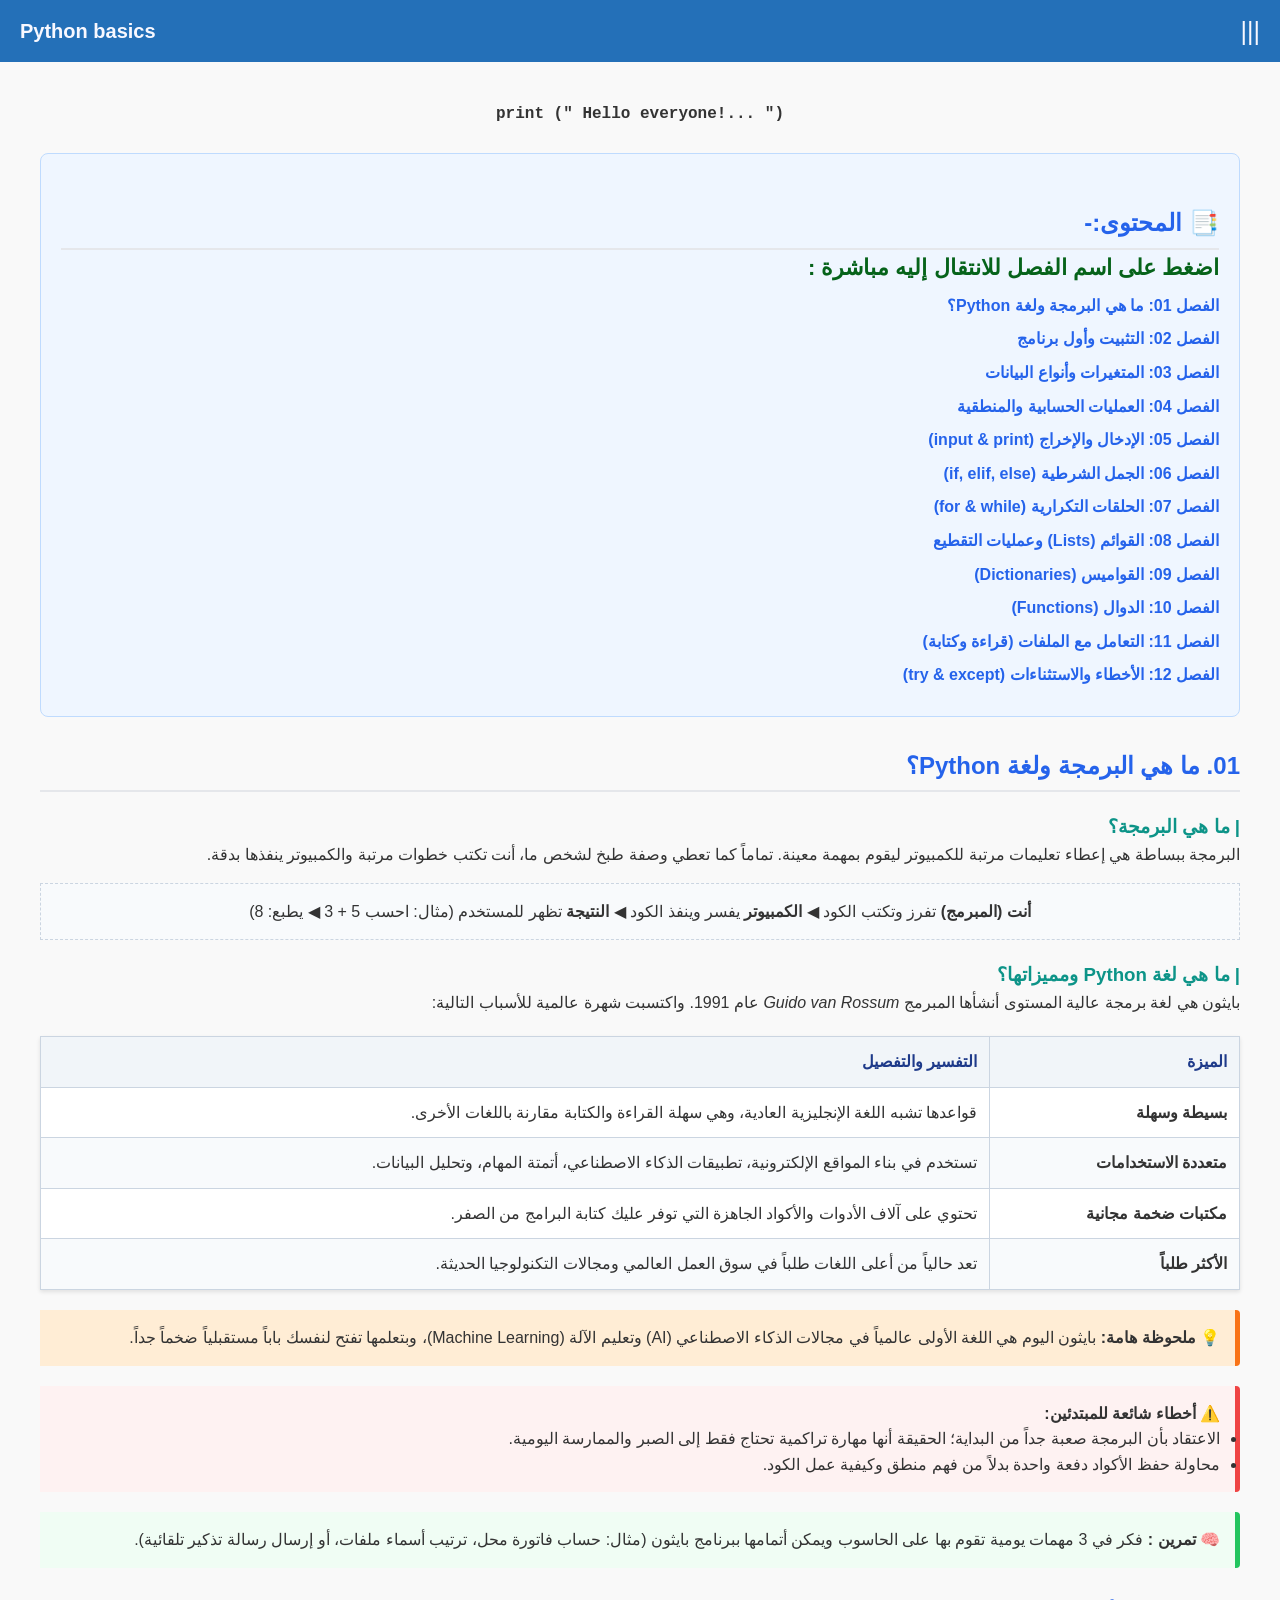
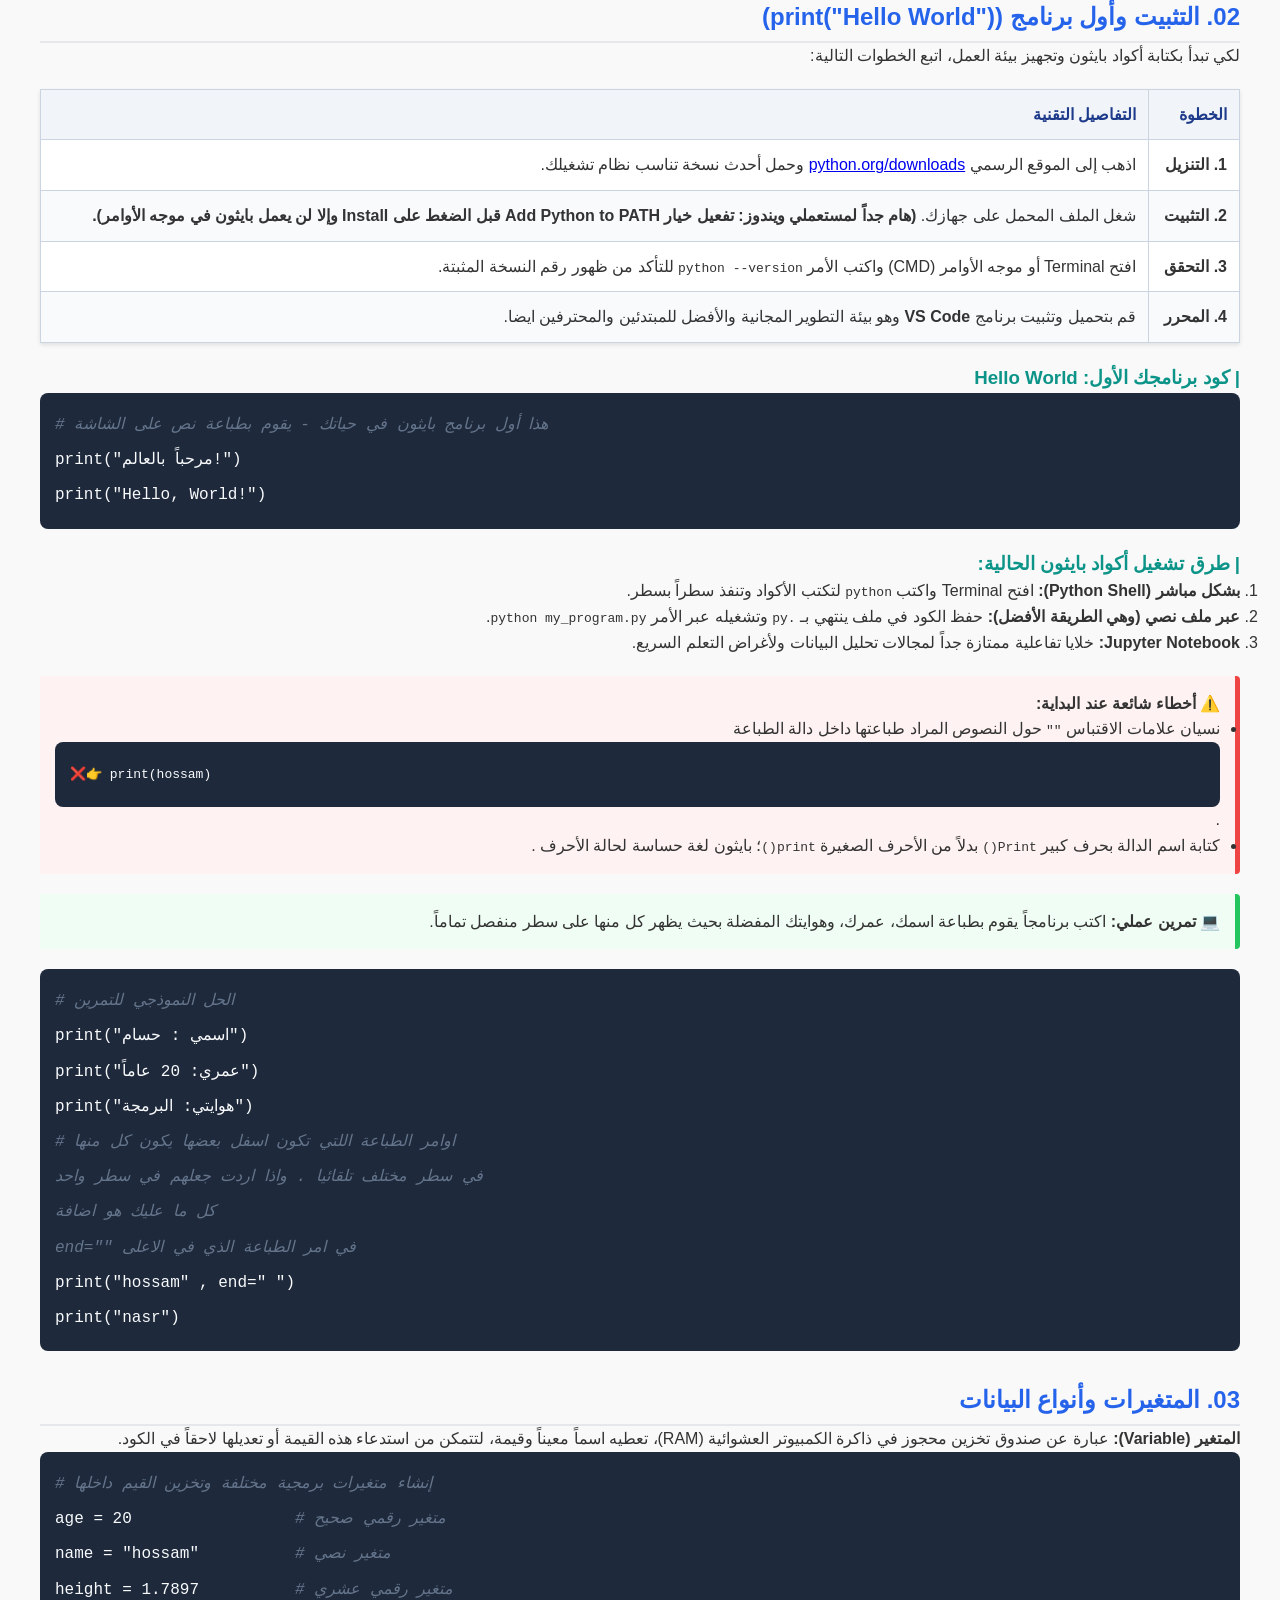
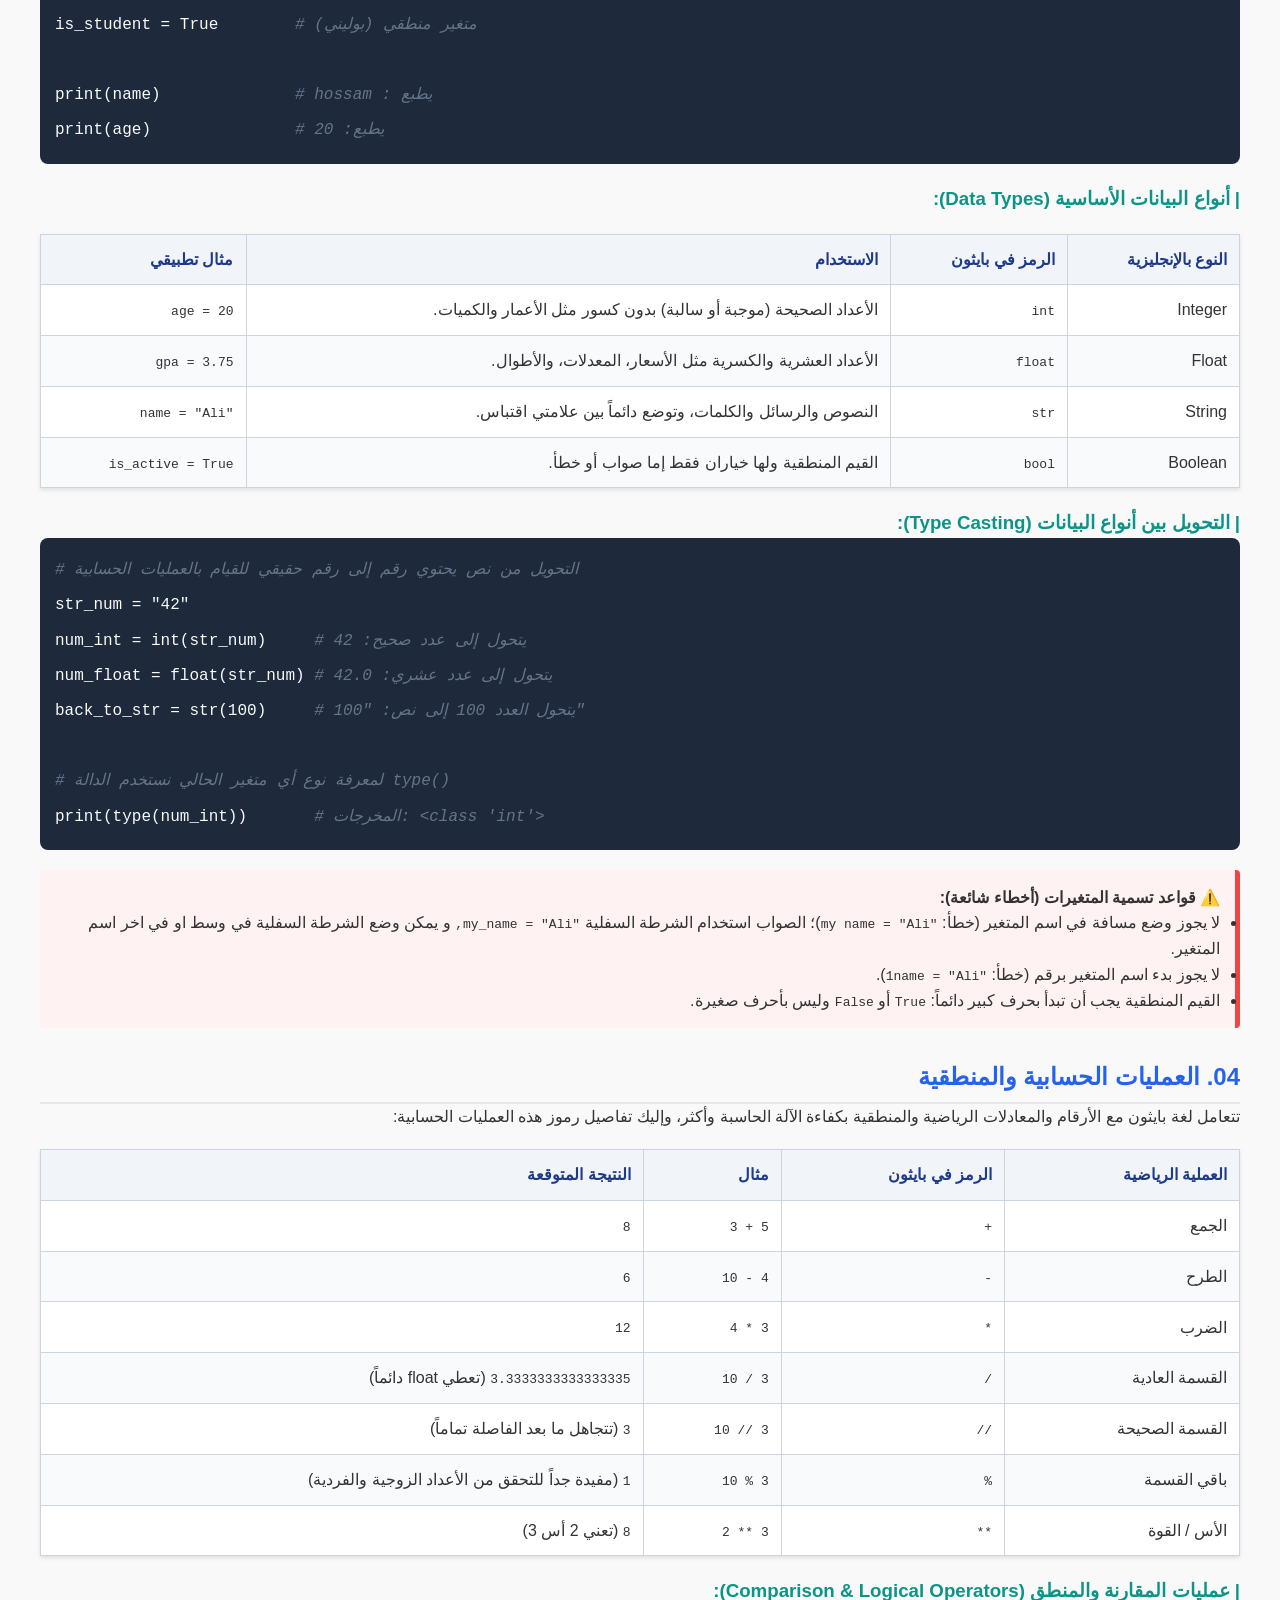
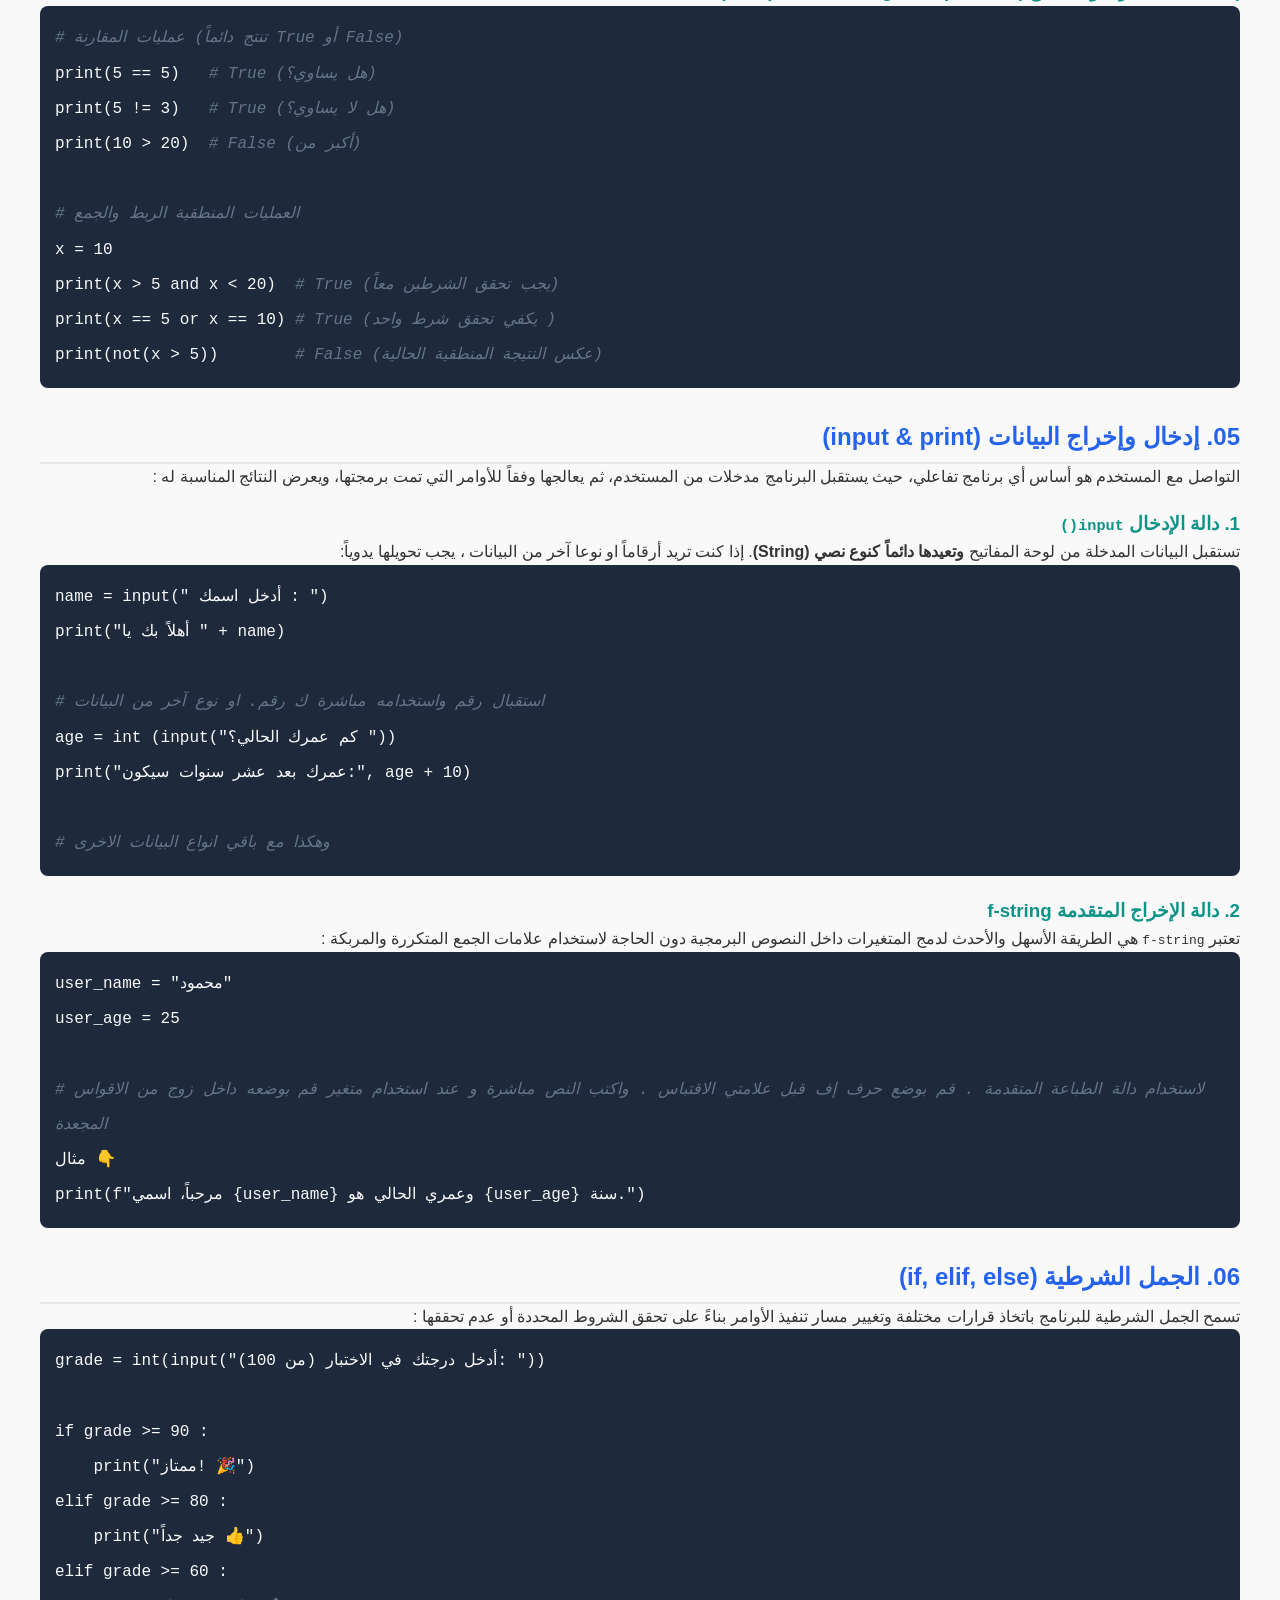
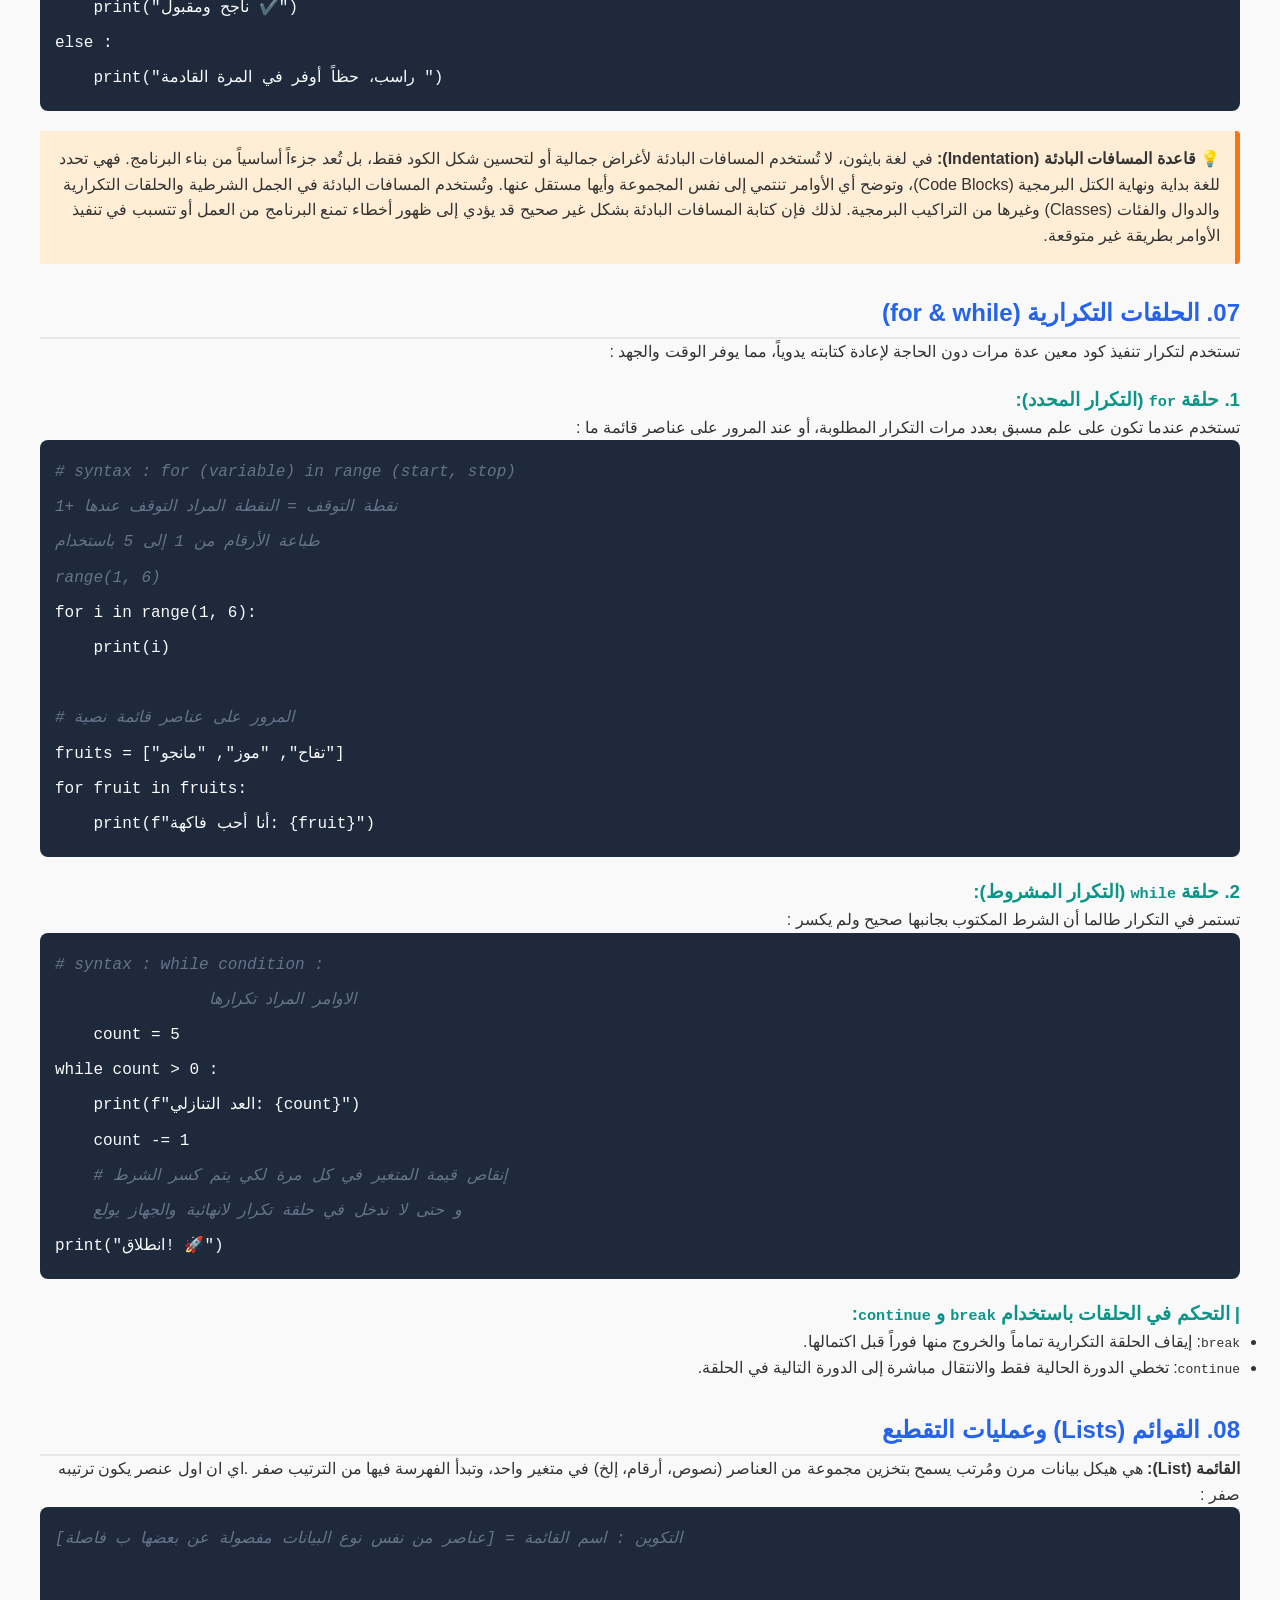
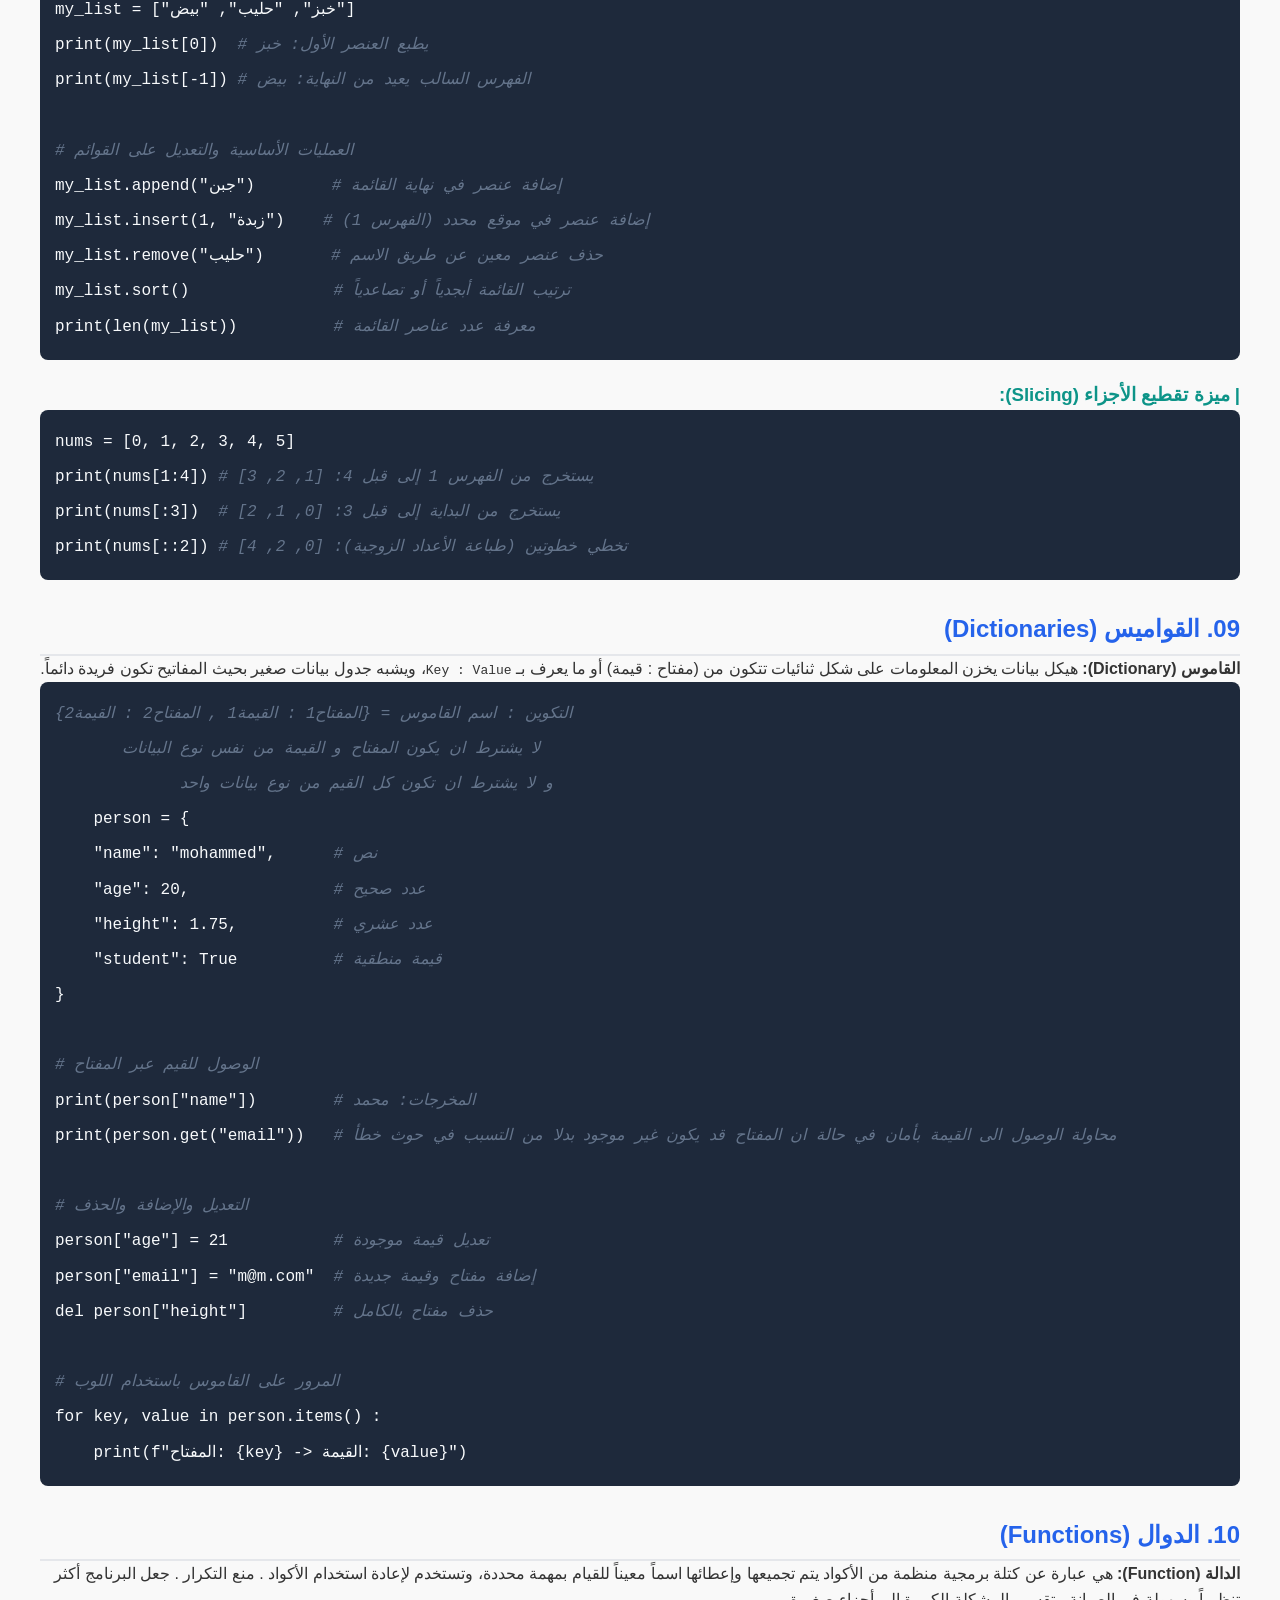
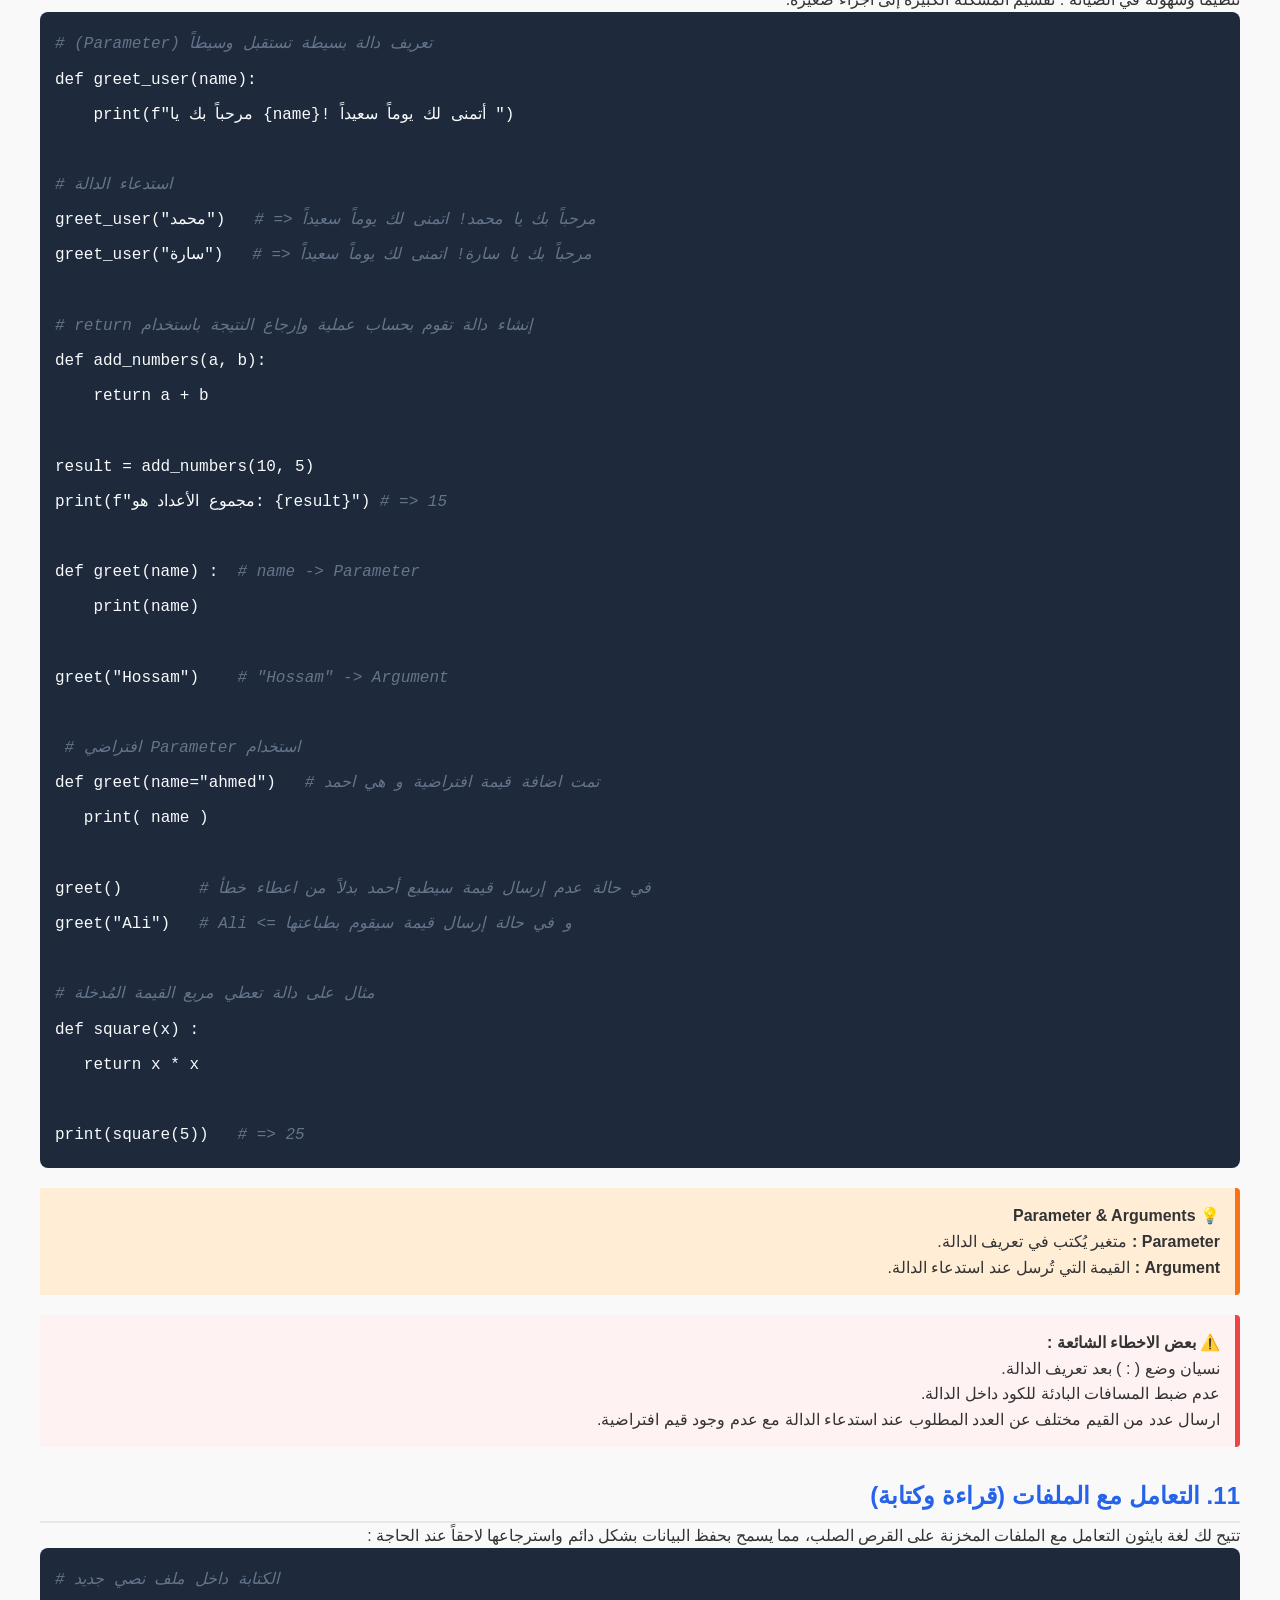
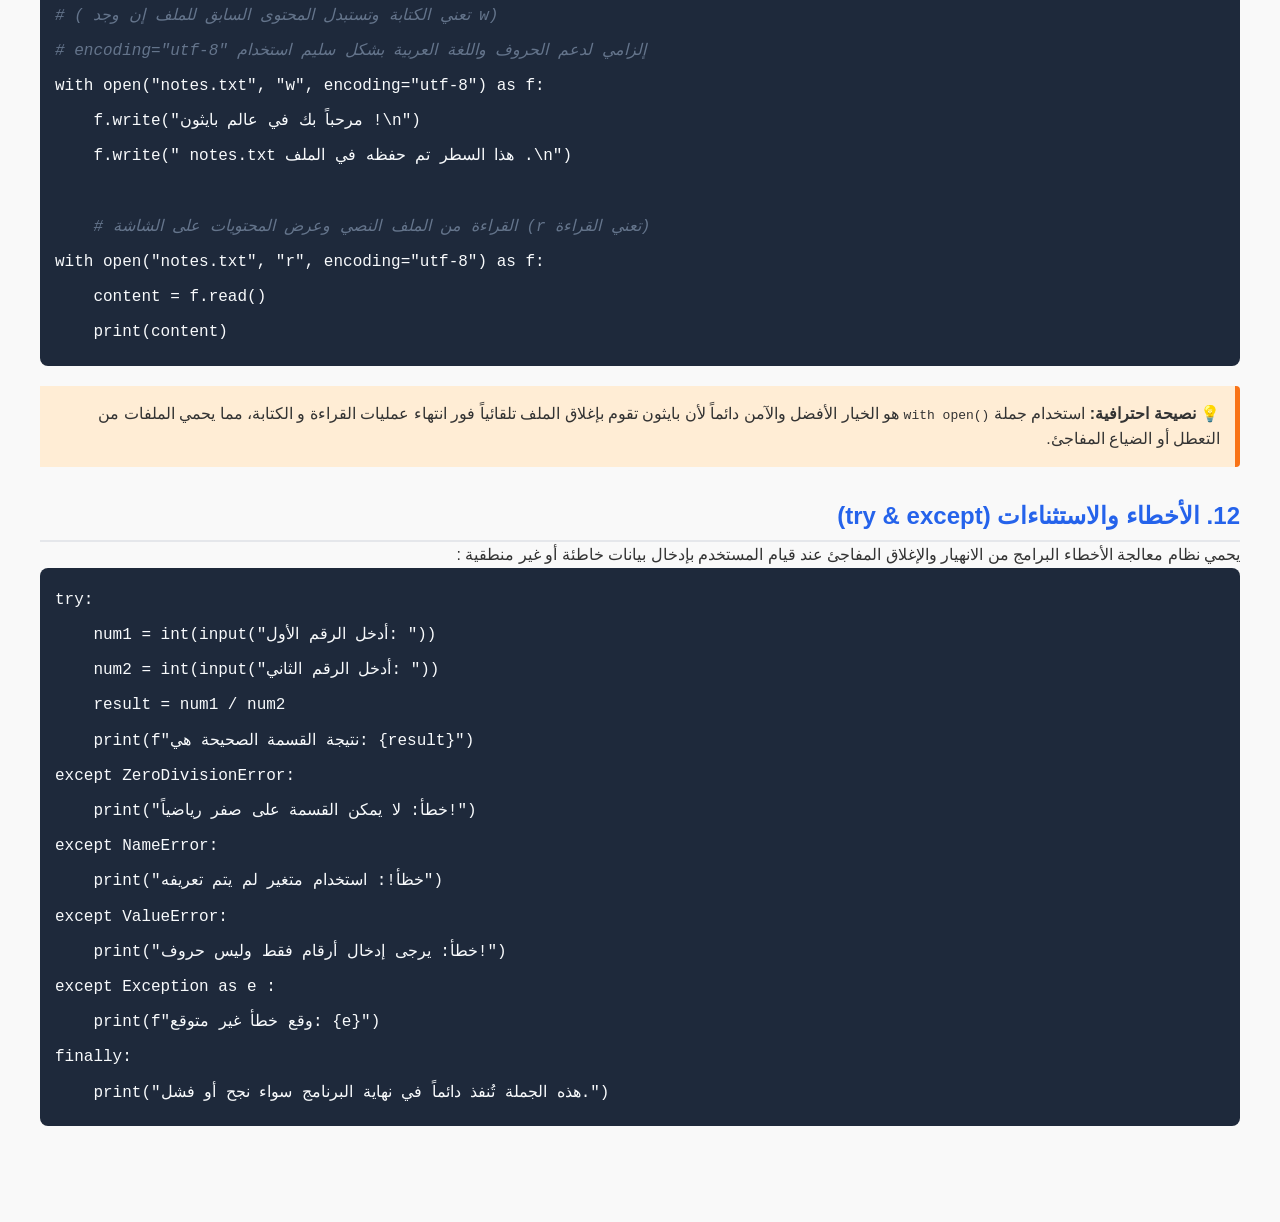
<file: index.html>
<!-- اضافة المزيد ل ملف الاساسيات و اضافة شيت جيميناي و تعديل الشكل قليلا -->
<!DOCTYPE html>
<html lang="ar" dir="rtl">
<head>
    <meta charset="UTF-8">
    <title>Python Learning</title>
    <link rel="manifest" href="manifest.json">
    <link rel="stylesheet" href="menu.css">
    <meta name="viewport" content="width=device-width, initial-scale=1.0"/>
    <style>
        body { font-family: 'Arial', sans-serif; line-height: 1.6; color: #333; margin: 40px; background-color: #f9f9f9; }
        h2 { color: #2563eb; margin-top: 30px; border-bottom: 2px solid #e5e7eb; padding-bottom: 5px; }
        h3 { color: #0d9488; margin-top: 20px; }
        table { width: 100%; border-collapse: collapse; margin: 20px 0; background-color: #fff; box-shadow: 0 2px 4px rgba(0,0,0,0.1); }
        th, td { border: 1px solid #cbd5e1; padding: 12px; text-align: right; }
        th { background-color: #f1f5f9; color: #1e3a8a; font-weight: bold; }
        tr:nth-child(even) { background-color: #f8fafc; }
        pre {background-color: #1e293b;color: #f8fafc;padding: 15px;border-radius: 8px;overflow-x: auto;font-family: Consolas, "Courier New", monospace;text-align: left;direction: ltr;unicode-bidi: embed;white-space: pre-wrap;line-height: 2.2;}
        .comment { color: #64748b; font-style: italic; }
        .keyword { color: #f43f5e; font-weight: bold; }
        .important { background-color: #ffedd5; border-right: 5px solid #f97316; padding: 15px; margin: 20px 0; border-radius: 0 4px 4px 0; }
        .exercise { background-color: #f0fdf4; border-right: 5px solid #22c55e; padding: 15px; margin: 20px 0; border-radius: 0 4px 4px 0; }
        .error-box { background-color: #fef2f2; border-right: 5px solid #ef4444; padding: 15px; margin: 20px 0; border-radius: 0 4px 4px 0; }
        .nav-box { background-color: #eff6ff; border: 1px solid #bfdbfe; padding: 20px; border-radius: 8px; margin-bottom: 30px; }
        .nav-box ul { list-style: none; padding: 0; }
        .nav-box li { margin: 8px 0; }
        .nav-box a { color: #2563eb; text-decoration: none; font-weight: bold; }
        .nav-box a:hover { text-decoration: underline; }
        .code-btn {width: 100%;padding: 15px 20px;margin-top: 12px;background: linear-gradient(135deg, #c8ff00, #179520 , rgb(3, 79, 171));color: white;border: none;border-radius: 20px;font-size: 16px;font-weight: bold;cursor: pointer;transition: all 0.3s ease;}
        .code-btn:hover {background: linear-gradient(135deg, rgb(3, 79, 171) ,#179520, #c8ff00 );transform: translateY(-2px);}
        .code-btn:active {transform: translateY(0);}
    </style>
</head>
<body>
    <header>
        <button id="menuBtn" >|||</button>
        <h1>Python basics</h1>   
        <div id="sidebar">
            <p class="hhh">Python Learning</p>
            <a href="oop.html" target="_self">OOP</a>
            <a href="eda.html" target="_self">EDA</a>
            <a href="knn.html" target="_self">KNN Algorithm</a>
            <a href="d_t.html" target="_self">D_Tree Algorithm</a>
            <a href="linear_regression.html" target="_self">linear_R Algorithm</a>
            <a  href="logistic_regression.html" target="_self" ">logistic_R Algorithm</a>
        </div>
        <div ID="overlay"></div>
    </header>
    <p class="bbb"> print (" Hello everyone!... ") </p>
    <br>
    <div class="nav-box">
        <h2>📑 المحتوى:- </h2>
        <p style = "font-size: 22px; color :#06631a; font-weight : 700 "> اضغط على اسم الفصل للانتقال إليه مباشرة :</p>
        <ul>
            <li><a href="#ch1">الفصل 01: ما هي البرمجة ولغة Python؟</a></li>
            <li><a href="#ch2">الفصل 02: التثبيت وأول برنامج </a></li>
            <li><a href="#ch3">الفصل 03: المتغيرات وأنواع البيانات</a></li>
            <li><a href="#ch4">الفصل 04: العمليات الحسابية والمنطقية</a></li>
            <li><a href="#ch5">الفصل 05: الإدخال والإخراج (input & print)</a></li>
            <li><a href="#ch6">الفصل 06: الجمل الشرطية (if, elif, else)</a></li>
            <li><a href="#ch7">الفصل 07: الحلقات التكرارية (for & while)</a></li>
            <li><a href="#ch8">الفصل 08: القوائم (Lists) وعمليات التقطيع</a></li>
            <li><a href="#ch9">الفصل 09: القواميس (Dictionaries)</a></li>
            <li><a href="#ch10">الفصل 10: الدوال (Functions)</a></li>
            <li><a href="#ch11">الفصل 11: التعامل مع الملفات (قراءة وكتابة)</a></li>
            <li><a href="#ch12">الفصل 12: الأخطاء والاستثناءات (try & except)</a></li>
        </ul>
    </div>

    <h2 id="ch1">01. ما هي البرمجة ولغة Python؟</h2>
    <h3>| ما هي البرمجة؟</h3>
    <p>البرمجة ببساطة هي إعطاء تعليمات مرتبة للكمبيوتر ليقوم بمهمة معينة. تماماً كما تعطي وصفة طبخ لشخص ما، أنت تكتب خطوات مرتبة والكمبيوتر ينفذها بدقة.</p>
    
    <div style="background-color: #f8fafc; padding: 15px; border: 1px dashed #cbd5e1; text-align: center; margin: 15px 0;">
        <strong>أنت (المبرمج)</strong> تفرز وتكتب الكود ◀ <strong>الكمبيوتر</strong> يفسر وينفذ الكود ◀ <strong>النتيجة</strong> تظهر للمستخدم (مثال: احسب 5 + 3 ◀ يطبع: 8)
    </div>

    <h3>| ما هي لغة Python ومميزاتها؟</h3>
    <p>بايثون هي لغة برمجة عالية المستوى أنشأها المبرمج <em>Guido van Rossum</em> عام 1991. واكتسبت شهرة عالمية للأسباب التالية:</p>
    
    <table>
        <thead>
            <tr>
                <th>الميزة</th>
                <th>التفسير والتفصيل</th>
            </tr>
        </thead>
        <tbody>
            <tr>
                <td><strong>بسيطة وسهلة</strong></td>
                <td>قواعدها تشبه اللغة الإنجليزية العادية، وهي سهلة القراءة والكتابة مقارنة باللغات الأخرى.</td>
            </tr>
            <tr>
                <td><strong>متعددة الاستخدامات</strong></td>
                <td>تستخدم في بناء المواقع الإلكترونية، تطبيقات الذكاء الاصطناعي، أتمتة المهام، وتحليل البيانات.</td>
            </tr>
            <tr>
                <td><strong>مكتبات ضخمة مجانية</strong></td>
                <td>تحتوي على آلاف الأدوات والأكواد الجاهزة التي توفر عليك كتابة البرامج من الصفر.</td>
            </tr>
            <tr>
                <td><strong>الأكثر طلباً</strong></td>
                <td>تعد حالياً من أعلى اللغات طلباً في سوق العمل العالمي ومجالات التكنولوجيا الحديثة.</td>
            </tr>
        </tbody>
    </table>

    <div class="important">
        💡 <strong>ملحوظة هامة:</strong> بايثون اليوم هي اللغة الأولى عالمياً في مجالات الذكاء الاصطناعي (AI) وتعليم الآلة (Machine Learning)، وبتعلمها تفتح لنفسك باباً مستقبلياً ضخماً جداً.
    </div>

    <div class="error-box">
        ⚠️ <strong>أخطاء شائعة للمبتدئين:</strong>
        <ul>
            <li>الاعتقاد بأن البرمجة صعبة جداً من البداية؛ الحقيقة أنها مهارة تراكمية تحتاج فقط إلى الصبر والممارسة اليومية.</li>
            <li>محاولة حفظ الأكواد دفعة واحدة بدلاً من فهم منطق وكيفية عمل الكود.</li>
        </ul>
    </div>

    <div class="exercise">
        🧠 <strong>تمرين :</strong> فكر في 3 مهمات يومية تقوم بها على الحاسوب ويمكن أتمامها ببرنامج بايثون (مثال: حساب فاتورة محل، ترتيب أسماء ملفات، أو إرسال رسالة تذكير تلقائية).
    </div>

    <h2 id="ch2">02. التثبيت وأول برنامج (print("Hello World"))</h2>
    <p>لكي تبدأ بكتابة أكواد بايثون وتجهيز بيئة العمل، اتبع الخطوات التالية:</p>

    <table>
        <thead>
            <tr>
                <th>الخطوة</th>
                <th>التفاصيل التقنية</th>
            </tr>
        </thead>
        <tbody>
            <tr>
                <td><strong>1. التنزيل</strong></td>
                <td>اذهب إلى الموقع الرسمي <a href="https://www.python.org/downloads" target="_blank">python.org/downloads</a> وحمل أحدث نسخة تناسب نظام تشغيلك.</td>
            </tr>
            <tr>
                <td><strong>2. التثبيت</strong></td>
                <td>شغل الملف المحمل على جهازك. <strong>(هام جداً لمستعملي ويندوز: تفعيل خيار Add Python to PATH قبل الضغط على Install وإلا لن يعمل بايثون في موجه الأوامر).</strong></td>
            </tr>
            <tr>
                <td><strong>3. التحقق</strong></td>
                <td>افتح Terminal أو موجه الأوامر (CMD) واكتب الأمر <code>python --version</code> للتأكد من ظهور رقم النسخة المثبتة.</td>
            </tr>
            <tr>
                <td><strong>4. المحرر</strong></td>
                <td>قم بتحميل وتثبيت برنامج <strong>VS Code</strong> وهو بيئة التطوير المجانية والأفضل للمبتدئين والمحترفين ايضا.</td>
            </tr>
        </tbody>
    </table>

    <h3>| كود برنامجك الأول: Hello World</h3>
    <pre><span class="comment"># هذا أول برنامج بايثون في حياتك - يقوم بطباعة نص على الشاشة</span>
print("مرحباً بالعالم!")
print("Hello, World!")</pre>

    <h3>| طرق تشغيل أكواد بايثون الحالية:</h3>
    <ol>
        <li><strong>بشكل مباشر (Python Shell):</strong> افتح Terminal واكتب <code>python</code> لتكتب الأكواد وتنفذ سطراً بسطر.</li>
        <li><strong>عبر ملف نصي (وهي الطريقة الأفضل):</strong> حفظ الكود في ملف ينتهي بـ <code>.py</code> وتشغيله عبر الأمر <code>python my_program.py</code>.</li>
        <li><strong>Jupyter Notebook:</strong> خلايا تفاعلية ممتازة جداً لمجالات تحليل البيانات ولأغراض التعلم السريع.</li>
    </ol>

    <div class="error-box">
        ⚠️ <strong dir="rtl">أخطاء شائعة عند البداية:</strong>
        <ul>
            <li>نسيان علامات الاقتباس <code>""</code> حول النصوص المراد طباعتها داخل دالة الطباعة <pre><code>❌👉 print(hossam)</code></pre>.</li>
            <li>كتابة اسم الدالة بحرف كبير <code>Print()</code> بدلاً من الأحرف الصغيرة <code>print()</code>؛ بايثون لغة حساسة لحالة الأحرف .</li>
        </ul>
    </div>

    <div class="exercise">
        💻 <strong>تمرين عملي:</strong> اكتب برنامجاً يقوم بطباعة اسمك، عمرك، وهوايتك المفضلة بحيث يظهر كل منها على سطر منفصل تماماً.
    </div>

    <pre><span class="comment"># الحل النموذجي للتمرين</span>
print("اسمي : حسام")
print("عمري: 20 عاماً")
print("هوايتي: البرمجة")
<span class="comment"># اوامر الطباعة اللتي تكون اسفل بعضها يكون كل منها <br>في سطر مختلف تلقائيا . واذا اردت جعلهم في سطر واحد<br>كل ما عليك هو اضافة  <br>end="" في امر الطباعة الذي في الاعلى </span><br>print("hossam" , end=" ")<br>print("nasr")
</pre>

    <h2 id="ch3">03. المتغيرات وأنواع البيانات</h2>
    <p><strong>المتغير (Variable):</strong> عبارة عن صندوق تخزين محجوز في ذاكرة الكمبيوتر العشوائية (RAM)، تعطيه اسماً معيناً وقيمة، لتتمكن من استدعاء هذه القيمة أو تعديلها لاحقاً في الكود.</p>

    <pre><span class="comment"># إنشاء متغيرات برمجية مختلفة وتخزين القيم داخلها</span>
age = 20                 <span class="comment"># متغير رقمي صحيح</span>
name = "hossam"          <span class="comment"># متغير نصي</span>
height = 1.7897          <span class="comment"># متغير رقمي عشري</span>
is_student = True        <span class="comment"># متغير منطقي (بوليني)</span>

print(name)              <span class="comment"># hossam : يطبع</span>
print(age)               <span class="comment"># يطبع: 20</span></pre>

    <h3>| أنواع البيانات الأساسية (Data Types):</h3>
    <table>
        <thead>
            <tr>
                <th>النوع بالإنجليزية</th>
                <th>الرمز في بايثون</th>
                <th>الاستخدام</th>
                <th>مثال تطبيقي</th>
            </tr>
        </thead>
        <tbody>
            <tr>
                <td>Integer</td>
                <td><code>int</code></td>
                <td>الأعداد الصحيحة (موجبة أو سالبة) بدون كسور مثل الأعمار والكميات.</td>
                <td><code>age = 20</code></td>
            </tr>
            <tr>
                <td>Float</td>
                <td><code>float</code></td>
                <td>الأعداد العشرية والكسرية مثل الأسعار، المعدلات، والأطوال.</td>
                <td><code>gpa = 3.75</code></td>
            </tr>
            <tr>
                <td>String</td>
                <td><code>str</code></td>
                <td>النصوص والرسائل والكلمات، وتوضع دائماً بين علامتي اقتباس.</td>
                <td><code>"name = "Ali</code></td>
            </tr>
            <tr>
                <td>Boolean</td>
                <td><code>bool</code></td>
                <td>القيم المنطقية ولها خياران فقط إما صواب أو خطأ.</td>
                <td><code>is_active = True</code></td>
            </tr>
        </tbody>
    </table>

    <h3>| التحويل بين أنواع البيانات (Type Casting):</h3>
    <pre><span class="comment"># التحويل من نص يحتوي رقم إلى رقم حقيقي للقيام بالعمليات الحسابية</span>
str_num = "42"
num_int = int(str_num)     <span class="comment"># يتحول إلى عدد صحيح: 42</span>
num_float = float(str_num) <span class="comment"># يتحول إلى عدد عشري: 42.0</span>
back_to_str = str(100)     <span class="comment"># يتحول العدد 100 إلى نص: "100"</span>

<span class="comment"># لمعرفة نوع أي متغير الحالي نستخدم الدالة type()</span>
print(type(num_int))       <span class="comment"># المخرجات: &lt;class 'int'&gt;</span></pre>

    <div class="error-box">
        ⚠️ <strong>قواعد تسمية المتغيرات (أخطاء شائعة):</strong>
        <ul>
            <li>لا يجوز وضع مسافة في اسم المتغير (خطأ: <code>"my name = "Ali</code>)؛ الصواب استخدام الشرطة السفلية <code>"my_name = "Ali,</code> و يمكن وضع الشرطة السفلية في وسط او في اخر اسم المتغير.</li>
            <li>لا يجوز بدء اسم المتغير برقم (خطأ: <code>"1name = "Ali</code>).</li>
            <li>القيم المنطقية يجب أن تبدأ بحرف كبير دائماً: <code>True</code> أو <code>False</code> وليس بأحرف صغيرة.</li>
        </ul>
    </div>

    <h2 id="ch4">04. العمليات الحسابية والمنطقية</h2>
    <p>تتعامل لغة بايثون مع الأرقام والمعادلات الرياضية والمنطقية بكفاءة الآلة الحاسبة وأكثر، وإليك تفاصيل رموز هذه العمليات الحسابية:</p>

    <table>
        <thead>
            <tr>
                <th>العملية الرياضية</th>
                <th>الرمز في بايثون</th>
                <th>  مثال </th>
                <th>النتيجة المتوقعة</th>
            </tr>
        </thead>
        <tbody>
            <tr>
                <td>الجمع</td>
                <td><code>+</code></td>
                <td><code>5 + 3</code></td>
                <td><code>8</code></td>
            </tr>
            <tr>
                <td>الطرح</td>
                <td><code>-</code></td>
                <td><code>4 - 10</code></td>
                <td><code>6</code></td>
            </tr>
            <tr>
                <td>الضرب</td>
                <td><code>*</code></td>
                <td><code>3 * 4</code></td>
                <td><code>12</code></td>
            </tr>
            <tr>
                <td>القسمة العادية</td>
                <td><code>/</code></td>
                <td><code>3 / 10</code></td>
                <td><code>3.3333333333333335</code> (تعطي float دائماً)</td>
            </tr>
            <tr>
                <td>القسمة الصحيحة</td>
                <td><code>//</code></td>
                <td><code>3 // 10</code></td>
                <td><code>3</code> (تتجاهل ما بعد الفاصلة تماماً)</td>
            </tr>
            <tr>
                <td>باقي القسمة</td>
                <td><code>%</code></td>
                <td><code>3 % 10</code></td>
                <td><code>1</code> (مفيدة جداً للتحقق من الأعداد الزوجية والفردية)</td>
            </tr>
            <tr>
                <td>الأس / القوة</td>
                <td><code>**</code></td>
                <td><code>3 ** 2</code></td>
                <td><code>8</code> (تعني 2 أس 3)</td>
            </tr>
        </tbody>
    </table>

    <h3>| عمليات المقارنة والمنطق (Comparison & Logical Operators):</h3>
    <pre><span class="comment"># عمليات المقارنة (تنتج دائماً True أو False)</span>
print(5 == 5)   <span class="comment"># True (هل يساوي؟)</span>
print(5 != 3)   <span class="comment"># True (هل لا يساوي؟)</span>
print(10 > 20)  <span class="comment"># False (أكبر من)</span>

<span class="comment"># العمليات المنطقية الربط والجمع</span>
x = 10
print(x > 5 and x < 20)  <span class="comment"># True (يجب تحقق الشرطين معاً)</span>
print(x == 5 or x == 10) <span class="comment"># True (يكفي تحقق شرط واحد )</span>
print(not(x > 5))        <span class="comment"># False (عكس النتيجة المنطقية الحالية)</span></pre>

    <h2 id="ch5">05. إدخال وإخراج البيانات (input & print)</h2>
    <p>التواصل مع المستخدم هو أساس أي برنامج تفاعلي، حيث يستقبل البرنامج مدخلات من المستخدم، ثم يعالجها وفقاً للأوامر التي تمت برمجتها، ويعرض النتائج المناسبة له : </p>

    <h3>1. دالة الإدخال <code>input()</code></h3>
    <p>تستقبل البيانات المدخلة من لوحة المفاتيح <strong>وتعيدها دائماً كنوع نصي (String)</strong>. إذا كنت تريد أرقاماً او نوعا آخر من البيانات ، يجب تحويلها يدوياً:</p>
    <pre>name = input(" أدخل اسمك : ")
print("أهلاً بك يا " + name)

<span class="comment"># استقبال رقم واستخدامه مباشرة ك رقم. او نوع آخر من البيانات</span>
age = int (input("كم عمرك الحالي؟ "))
print("عمرك بعد عشر سنوات سيكون:", age + 10)

<span class="comment"># وهكذا مع باقي انواع البيانات الاخرى</span></pre>

    <h3>2. دالة الإخراج المتقدمة  f-string</h3>
    <p>تعتبر <code>f-string</code> هي الطريقة الأسهل والأحدث لدمج المتغيرات داخل النصوص البرمجية دون الحاجة لاستخدام علامات الجمع المتكررة والمربكة :</p>
    <pre>user_name = "محمود"
user_age = 25

<span class="comment"># لاستخدام دالة الطباعة المتقدمة . قم بوضع حرف إف قبل علامتي الاقتباس . واكتب النص مباشرة و عند استخدام متغير قم بوضعه داخل زوج من الاقواس المجعدة</span>
مثال 👇
print(f"مرحباً، اسمي {user_name} وعمري الحالي هو {user_age} سنة.")</pre>

    <h2 id="ch6">06. الجمل الشرطية (if, elif, else)</h2>
    <p>تسمح الجمل الشرطية للبرنامج باتخاذ قرارات مختلفة وتغيير مسار تنفيذ الأوامر بناءً على تحقق الشروط المحددة أو عدم تحققها :</p>

    <pre>grade = int(input("أدخل درجتك في الاختبار (من 100): "))

if grade >= 90 :
    print("ممتاز! 🎉")
elif grade >= 80 :
    print("جيد جداً 👍")
elif grade >= 60 :
    print("ناجح ومقبول ✔️")
else :
    print("راسب، حظاً أوفر في المرة القادمة ")</pre>

    <div class="important">
        💡  <strong>قاعدة المسافات البادئة (Indentation):</strong>
    في لغة بايثون، لا تُستخدم المسافات البادئة لأغراض جمالية أو لتحسين شكل الكود فقط، بل تُعد جزءاً أساسياً من بناء البرنامج. فهي تحدد للغة بداية ونهاية الكتل البرمجية (Code Blocks)، وتوضح أي الأوامر تنتمي إلى نفس المجموعة وأيها مستقل عنها. وتُستخدم المسافات البادئة في الجمل الشرطية والحلقات التكرارية والدوال والفئات (Classes) وغيرها من التراكيب البرمجية. لذلك فإن كتابة المسافات البادئة بشكل غير صحيح قد يؤدي إلى ظهور أخطاء تمنع البرنامج من العمل أو تتسبب في تنفيذ الأوامر بطريقة غير متوقعة.
    </div>

    <h2 id="ch7">07. الحلقات التكرارية (for & while)</h2>
    <p>تستخدم لتكرار تنفيذ كود معين عدة مرات دون الحاجة لإعادة كتابته يدوياً، مما يوفر الوقت والجهد :</p>

    <h3>1. حلقة <code>for</code> (التكرار المحدد):</h3>
    <p>تستخدم عندما تكون على علم مسبق بعدد مرات التكرار المطلوبة، أو عند المرور على عناصر قائمة ما :</p>
    <pre><span class="comment"># syntax : for (variable) in range (start, stop)<br>نقطة التوقف = النقطة المراد التوقف عندها +1<br>طباعة الأرقام من 1 إلى 5 باستخدام <br>range(1, 6)</span>
for i in range(1, 6):
    print(i)

<span class="comment"># المرور على عناصر قائمة نصية</span>
fruits = ["تفاح", "موز", "مانجو"]
for fruit in fruits:
    print(f"أنا أحب فاكهة: {fruit}")</pre>

    <h3>2. حلقة <code>while</code> (التكرار المشروط):</h3>
    <p>تستمر في التكرار طالما أن الشرط المكتوب بجانبها صحيح ولم يكسر :</p>
    <pre><span class="comment"># syntax : while condition : 
                الاوامر المراد تكرارها </span>
    count = 5
while count > 0 :
    print(f"العد التنازلي: {count}")
    count -= 1 
    <span class="comment"># إنقاص قيمة المتغير في كل مرة لكي يتم كسر الشرط 
    و حتى لا ندخل في حلقة تكرار لانهائية والجهاز يولع</span>
print("انطلاق! 🚀")</pre>

    <h3>| التحكم في الحلقات باستخدام <code>break</code> و <code>continue</code>:</h3>
    <ul>
        <li><code>break</code>: إيقاف الحلقة التكرارية تماماً والخروج منها فوراً قبل اكتمالها.</li>
        <li><code>continue</code>: تخطي الدورة الحالية فقط والانتقال مباشرة إلى الدورة التالية في الحلقة.</li>
    </ul>

    <h2 id="ch8">08. القوائم (Lists) وعمليات التقطيع</h2>
    <p><strong>القائمة (List):</strong> هي هيكل بيانات مرن ومُرتب يسمح بتخزين مجموعة من العناصر (نصوص، أرقام، إلخ) في متغير واحد، وتبدأ الفهرسة فيها من الترتيب صفر .اي ان اول عنصر يكون ترتيبه صفر :</p>

    <pre><span class="comment">التكوين : اسم القائمة = [عناصر من نفس نوع البيانات مفصولة عن بعضها ب فاصلة]</span>

my_list = ["خبز", "حليب", "بيض"]
print(my_list[0])  <span class="comment"># يطبع العنصر الأول: خبز</span>
print(my_list[-1]) <span class="comment"># الفهرس السالب يعيد من النهاية: بيض</span>

<span class="comment"># العمليات الأساسية والتعديل على القوائم</span>
my_list.append("جبن")        <span class="comment"># إضافة عنصر في نهاية القائمة</span>
my_list.insert(1, "زبدة")    <span class="comment"># إضافة عنصر في موقع محدد (الفهرس 1)</span>
my_list.remove("حليب")       <span class="comment"># حذف عنصر معين عن طريق الاسم</span>
my_list.sort()               <span class="comment"># ترتيب القائمة أبجدياً أو تصاعدياً</span>
print(len(my_list))          <span class="comment"># معرفة عدد عناصر القائمة</span></pre>

    <h3>| ميزة تقطيع الأجزاء (Slicing):</h3>
    <pre>nums = [0, 1, 2, 3, 4, 5]
print(nums[1:4]) <span class="comment"># يستخرج من الفهرس 1 إلى قبل 4: [1, 2, 3]</span>
print(nums[:3])  <span class="comment"># يستخرج من البداية إلى قبل 3: [0, 1, 2]</span>
print(nums[::2]) <span class="comment"># تخطي خطوتين (طباعة الأعداد الزوجية): [0, 2, 4]</span></pre>

    <h2 id="ch9">09. القواميس (Dictionaries)</h2>
    <p><strong>القاموس (Dictionary):</strong> هيكل بيانات يخزن المعلومات على شكل ثنائيات تتكون من (مفتاح : قيمة) أو ما يعرف بـ <code>Key : Value</code>، ويشبه جدول بيانات صغير بحيث المفاتيح تكون فريدة دائماً.</p>

    <pre><span class="comment">التكوين : اسم القاموس = {المفتاح1 : القيمة1 , المفتاح2 : القيمة2}</span>
       <span class="comment">لا يشترط ان يكون المفتاح و القيمة من نفس نوع البيانات <br>             و لا يشترط ان تكون كل القيم من نوع بيانات واحد </span>
    person = {
    "name": "mohammed",      <span class="comment"># نص</span>
    "age": 20,               <span class="comment"># عدد صحيح</span>
    "height": 1.75,          <span class="comment"># عدد عشري</span>
    "student": True          <span class="comment"># قيمة منطقية</span>
}

<span class="comment"># الوصول للقيم عبر المفتاح</span>
print(person["name"])        <span class="comment"># المخرجات: محمد</span>
print(person.get("email"))   <span class="comment"># محاولة الوصول الى القيمة بأمان في حالة ان المفتاح قد يكون غير موجود بدلا من التسبب في حوث خطأ  </span>

<span class="comment"># التعديل والإضافة والحذف</span>
person["age"] = 21           <span class="comment"># تعديل قيمة موجودة</span>
person["email"] = "m@m.com"  <span class="comment"># إضافة مفتاح وقيمة جديدة</span>
del person["height"]         <span class="comment"># حذف مفتاح بالكامل</span>

<span class="comment"># المرور على القاموس باستخدام اللوب</span>
for key, value in person.items() :
    print(f"المفتاح: {key} -> القيمة: {value}")</pre>

    <h2 id="ch10">10. الدوال (Functions)</h2>
    <p><strong>الدالة (Function):</strong> هي عبارة عن كتلة برمجية منظمة من الأكواد يتم تجميعها وإعطائها اسماً معيناً للقيام بمهمة محددة، وتستخدم لإعادة استخدام الأكواد . منع التكرار . جعل البرنامج أكثر تنظيماً وسهولة في الصيانة . تقسيم المشكلة الكبيرة إلى أجزاء صغيرة.</p>

    <pre><span class="comment"># (Parameter) تعريف دالة بسيطة تستقبل وسيطاً </span>
def greet_user(name):
    print(f"مرحباً بك يا {name}! أتمنى لك يوماً سعيداً ")

<span class="comment"># استدعاء الدالة </span>
greet_user("محمد")   <span class="comment"># => مرحباً بك يا محمد! اتمنى لك يوماً سعيداً  </span>
greet_user("سارة")   <span class="comment"># => مرحباً بك يا سارة! اتمنى لك يوماً سعيداً  </span>

<span class="comment"># return إنشاء دالة تقوم بحساب عملية وإرجاع النتيجة باستخدام </span>
def add_numbers(a, b):
    return a + b

result = add_numbers(10, 5)
print(f"مجموع الأعداد هو: {result}") <span class="comment"># => 15</span>

def greet(name) :  <span class="comment"># name -> Parameter</span>
    print(name)

greet("Hossam")    <span class="comment"># "Hossam" -> Argument</span>

<span class="comment"> # افتراضي Parameter استخدام</span>
def greet(name="ahmed")   <span class="comment"># تمت اضافة قيمة افتراضية و هي احمد </span>
   print( name )

greet()        <span class="comment"># في حالة عدم إرسال قيمة سيطبع أحمد بدلاً من اعطاء خطأ</span>
greet("Ali")   <span class="comment"># Ali <= و في حالة إرسال قيمة سيقوم بطباعتها </span>

<span class="comment"># مثال على دالة تعطي مربع القيمة المُدخلة</span>
def square(x) :
   return x * x 

print(square(5))   <span class="comment"># => 25</span>
</pre>
    <div class="important"><strong>💡 Parameter & Arguments</strong><br><strong> Parameter : </strong>متغير يُكتب في تعريف الدالة. <br> 
    <strong> Argument : </strong> القيمة التي تُرسل عند استدعاء الدالة.</div>
    <div class="error-box"> ⚠️ <strong>بعض الاخطاء الشائعة : </strong><br>نسيان وضع ( : ) بعد تعريف الدالة.<br>عدم ضبط المسافات البادئة للكود داخل الدالة.<br>ارسال عدد من القيم مختلف عن العدد المطلوب عند استدعاء الدالة مع عدم وجود قيم افتراضية.</div>
    <h2 id="ch11">11. التعامل مع الملفات (قراءة وكتابة)</h2>
    <p> تتيح لك لغة بايثون التعامل مع الملفات المخزنة على القرص الصلب، مما يسمح بحفظ البيانات بشكل دائم واسترجاعها لاحقاً عند الحاجة :  </p>

    <pre><span class="comment"># الكتابة داخل ملف نصي جديد <br># ( تعني الكتابة وتستبدل المحتوى السابق للملف إن وجد w) </span>
<span class="comment"># encoding="utf-8" إلزامي لدعم الحروف واللغة العربية بشكل سليم استخدام </span>
with open("notes.txt", "w", encoding="utf-8") as f:
    f.write("مرحباً بك في عالم بايثون !\n")
    f.write(" notes.txt هذا السطر تم حفظه في الملف .\n")

    <span class="comment"># القراءة من الملف النصي وعرض المحتويات على الشاشة (r تعني القراءة)</span>
with open("notes.txt", "r", encoding="utf-8") as f:
    content = f.read()
    print(content)</pre>

    <div class="important">
        💡 <strong>نصيحة احترافية:</strong> استخدام جملة <code>()with open</code> هو الخيار الأفضل والآمن دائماً لأن بايثون تقوم بإغلاق الملف تلقائياً فور انتهاء عمليات القراءة و الكتابة، مما يحمي الملفات من التعطل أو الضياع المفاجئ.
    </div>

    <h2 id="ch12">12. الأخطاء والاستثناءات (try & except)</h2>
    <p>يحمي نظام معالجة الأخطاء البرامج من الانهيار والإغلاق المفاجئ عند قيام المستخدم بإدخال بيانات خاطئة أو غير منطقية :</p>

    <pre>try:
    num1 = int(input("أدخل الرقم الأول: "))
    num2 = int(input("أدخل الرقم الثاني: "))
    result = num1 / num2
    print(f"نتيجة القسمة الصحيحة هي: {result}")
except ZeroDivisionError:
    print("خطأ: لا يمكن القسمة على صفر رياضياً!")
except NameError:
    print("خظأ!: استخدام متغير لم يتم تعريفه")
except ValueError:
    print("خطأ: يرجى إدخال أرقام فقط وليس حروف!")
except Exception as e :
    print(f"وقع خطأ غير متوقع: {e}")
finally:
    print("هذه الجملة تُنفذ دائماً في نهاية البرنامج سواء نجح أو فشل.")
</pre>
<br>
<script>
    if ("serviceWorker" in navigator) {
    navigator.serviceWorker.register("./service-worker.js")
        .then(() => console.log("Service Worker Registered"))
        .catch(err => console.log(err)); }
    
</script>
<script src="app.js"></script>
</body>
</html>
</file>
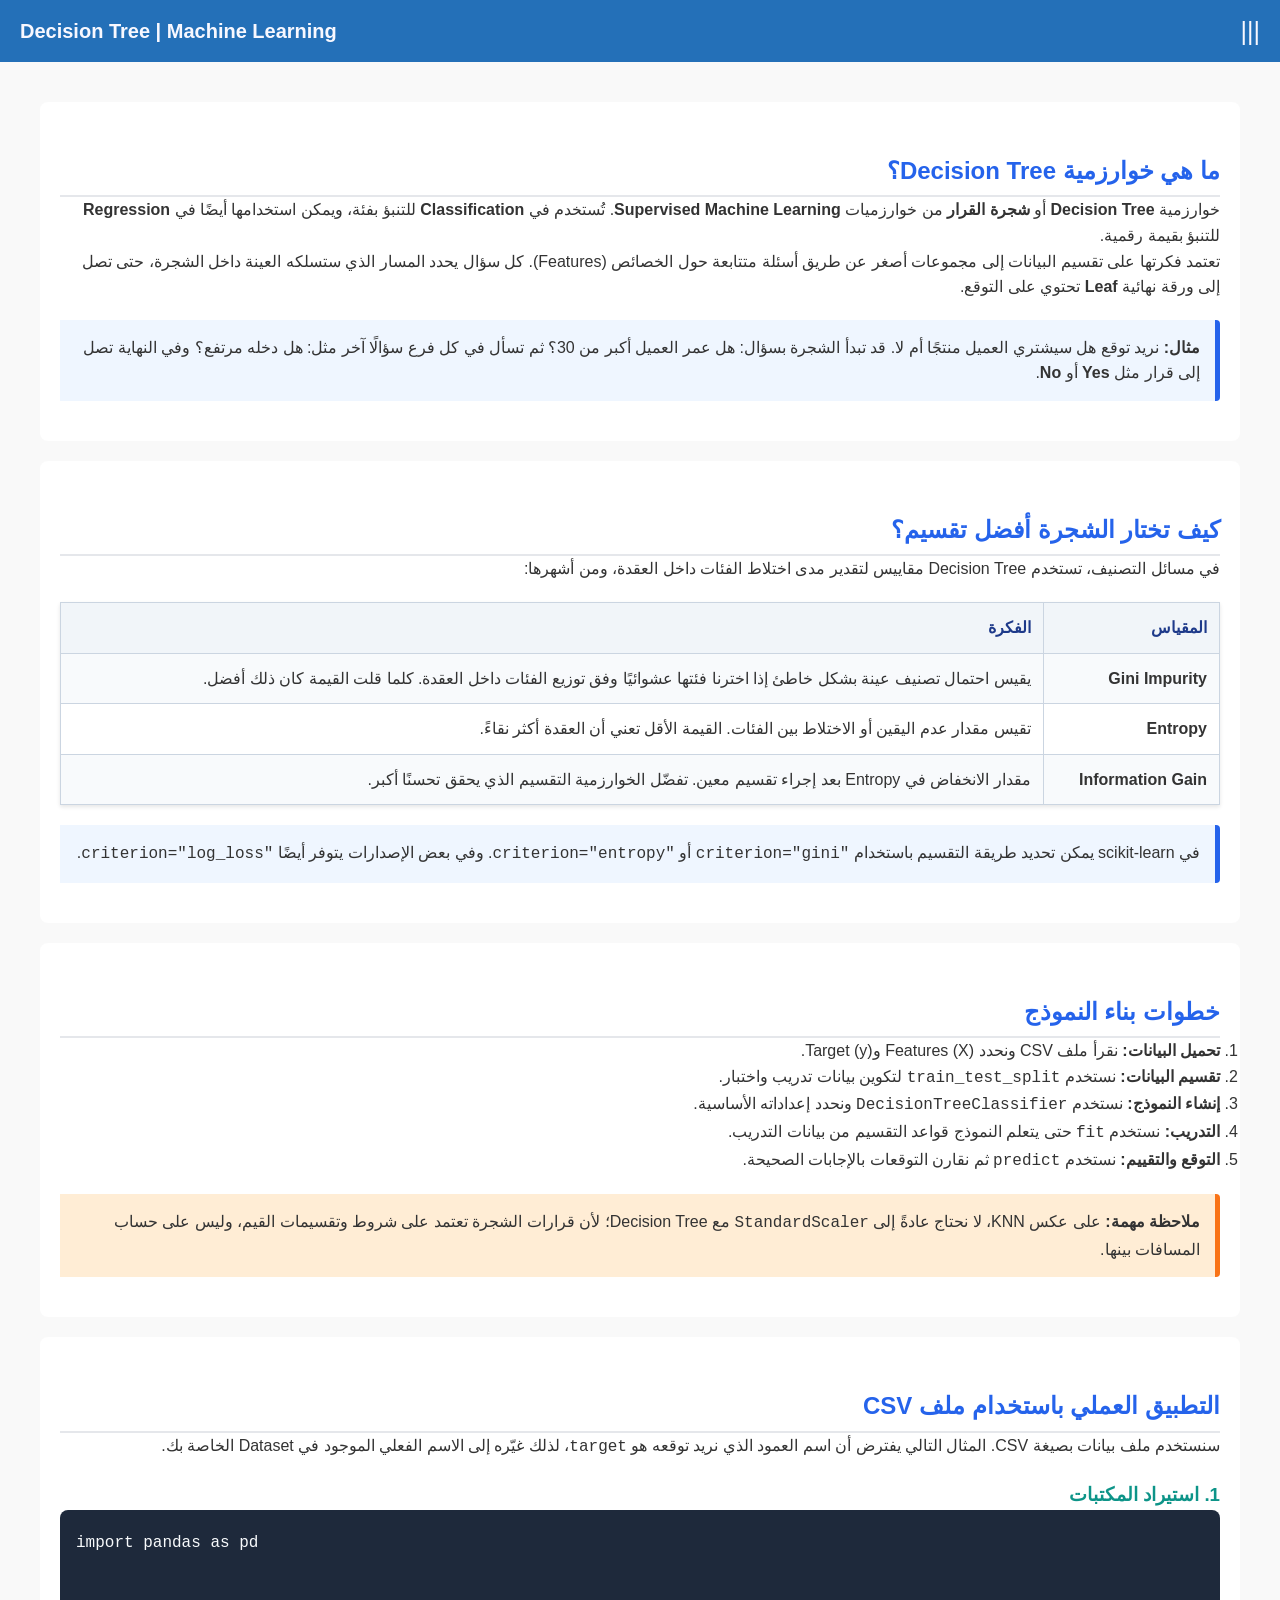
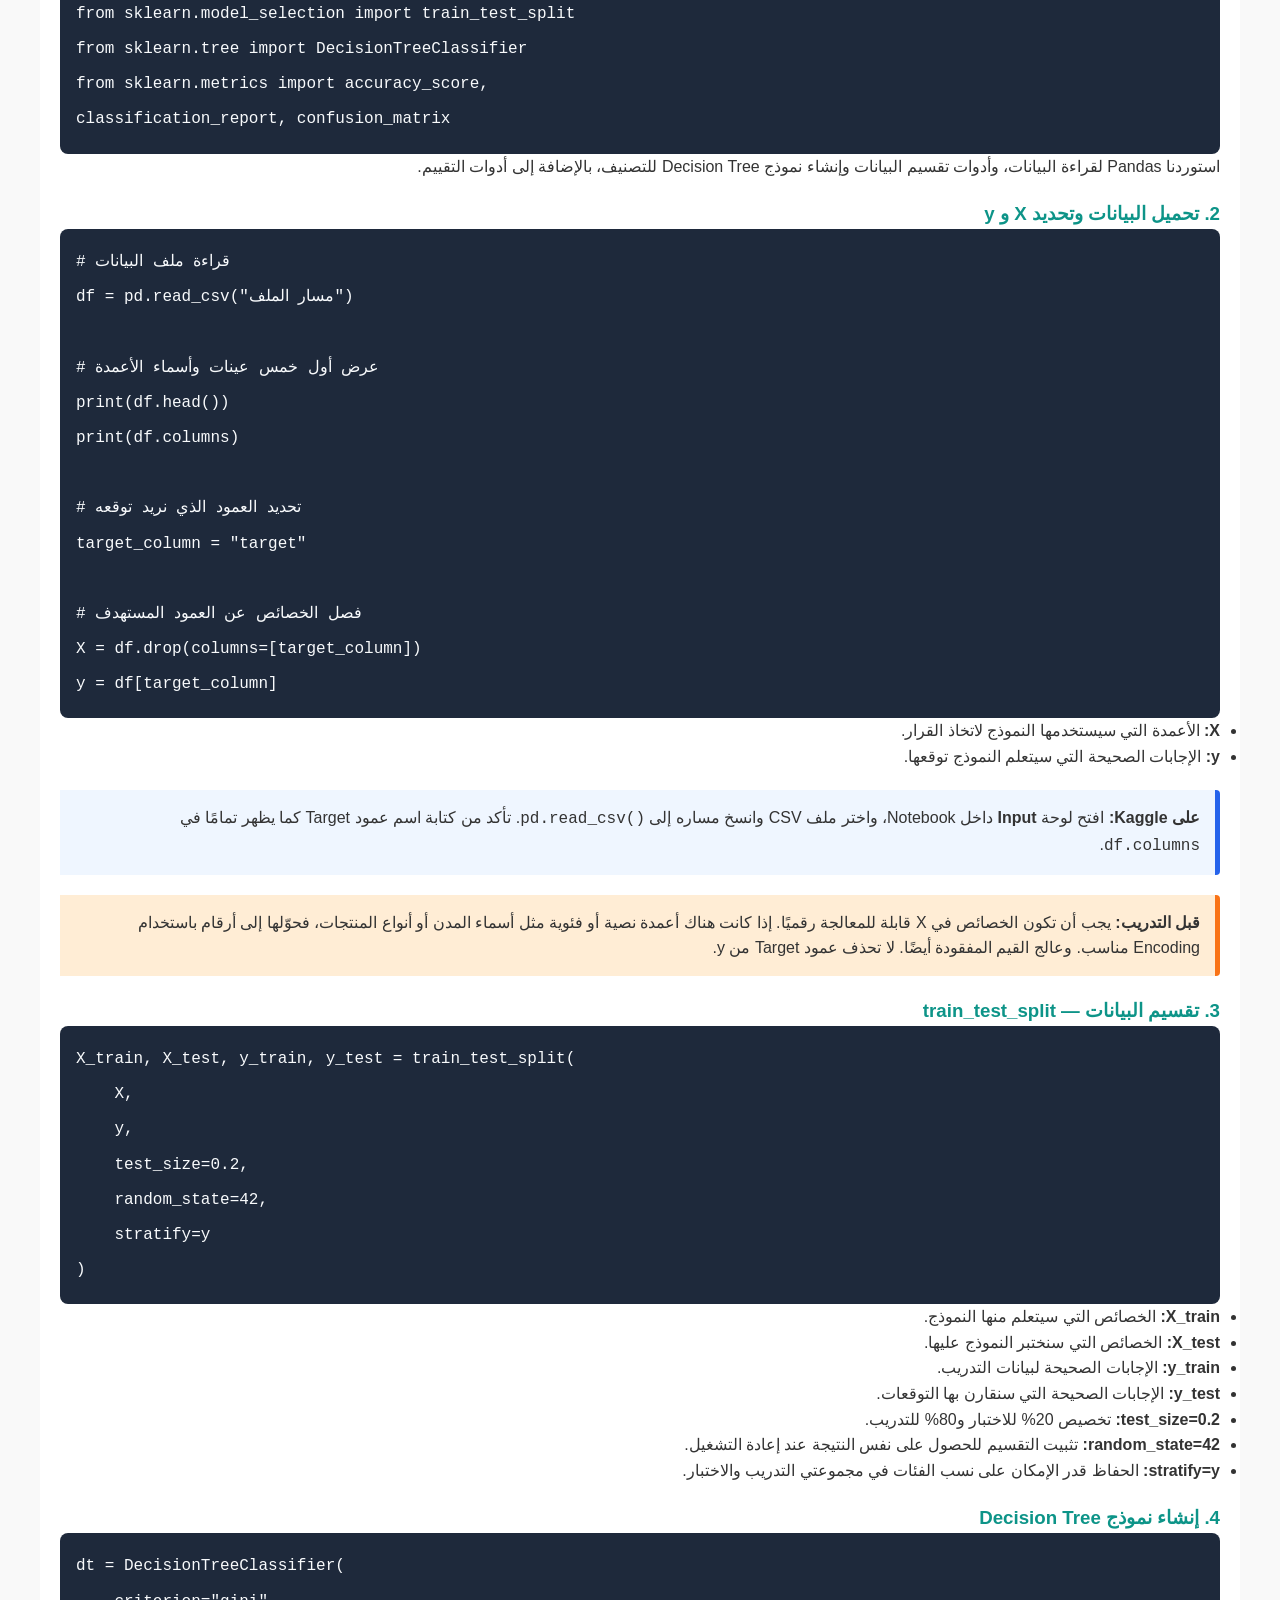
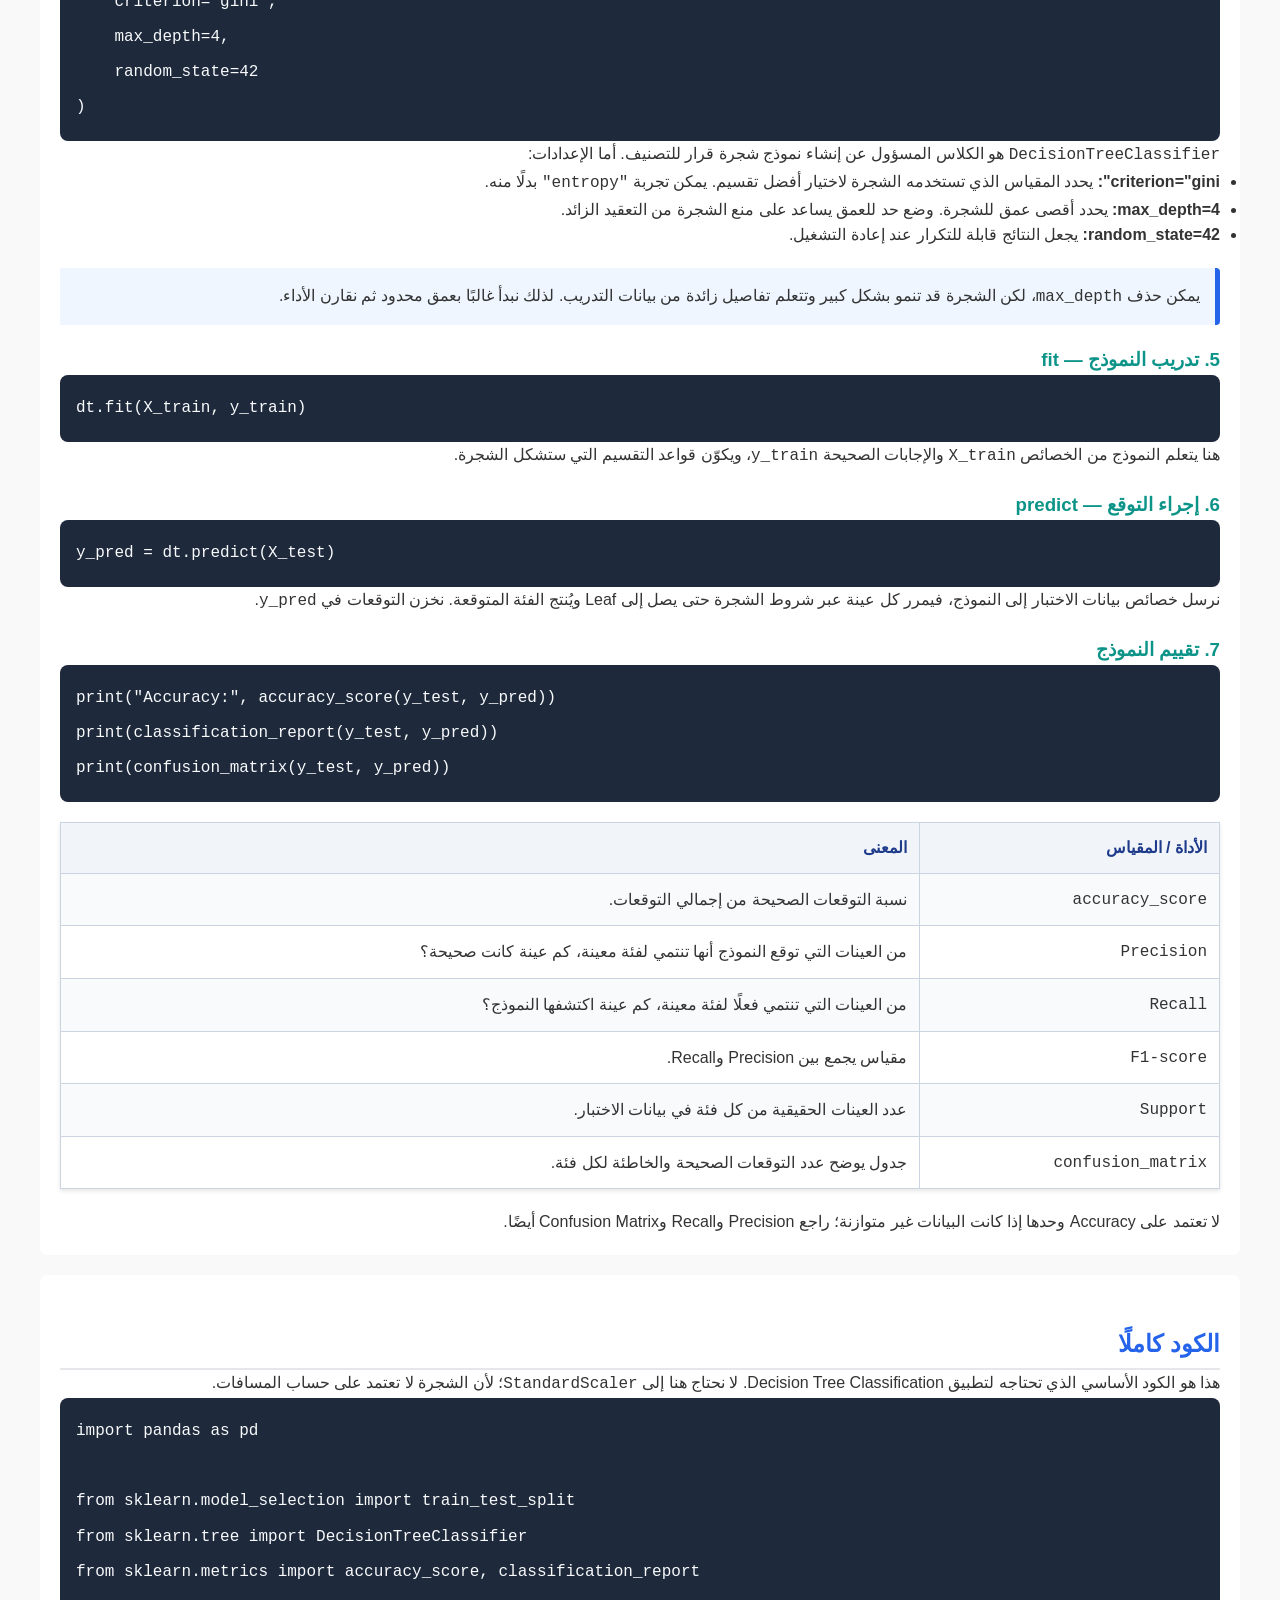
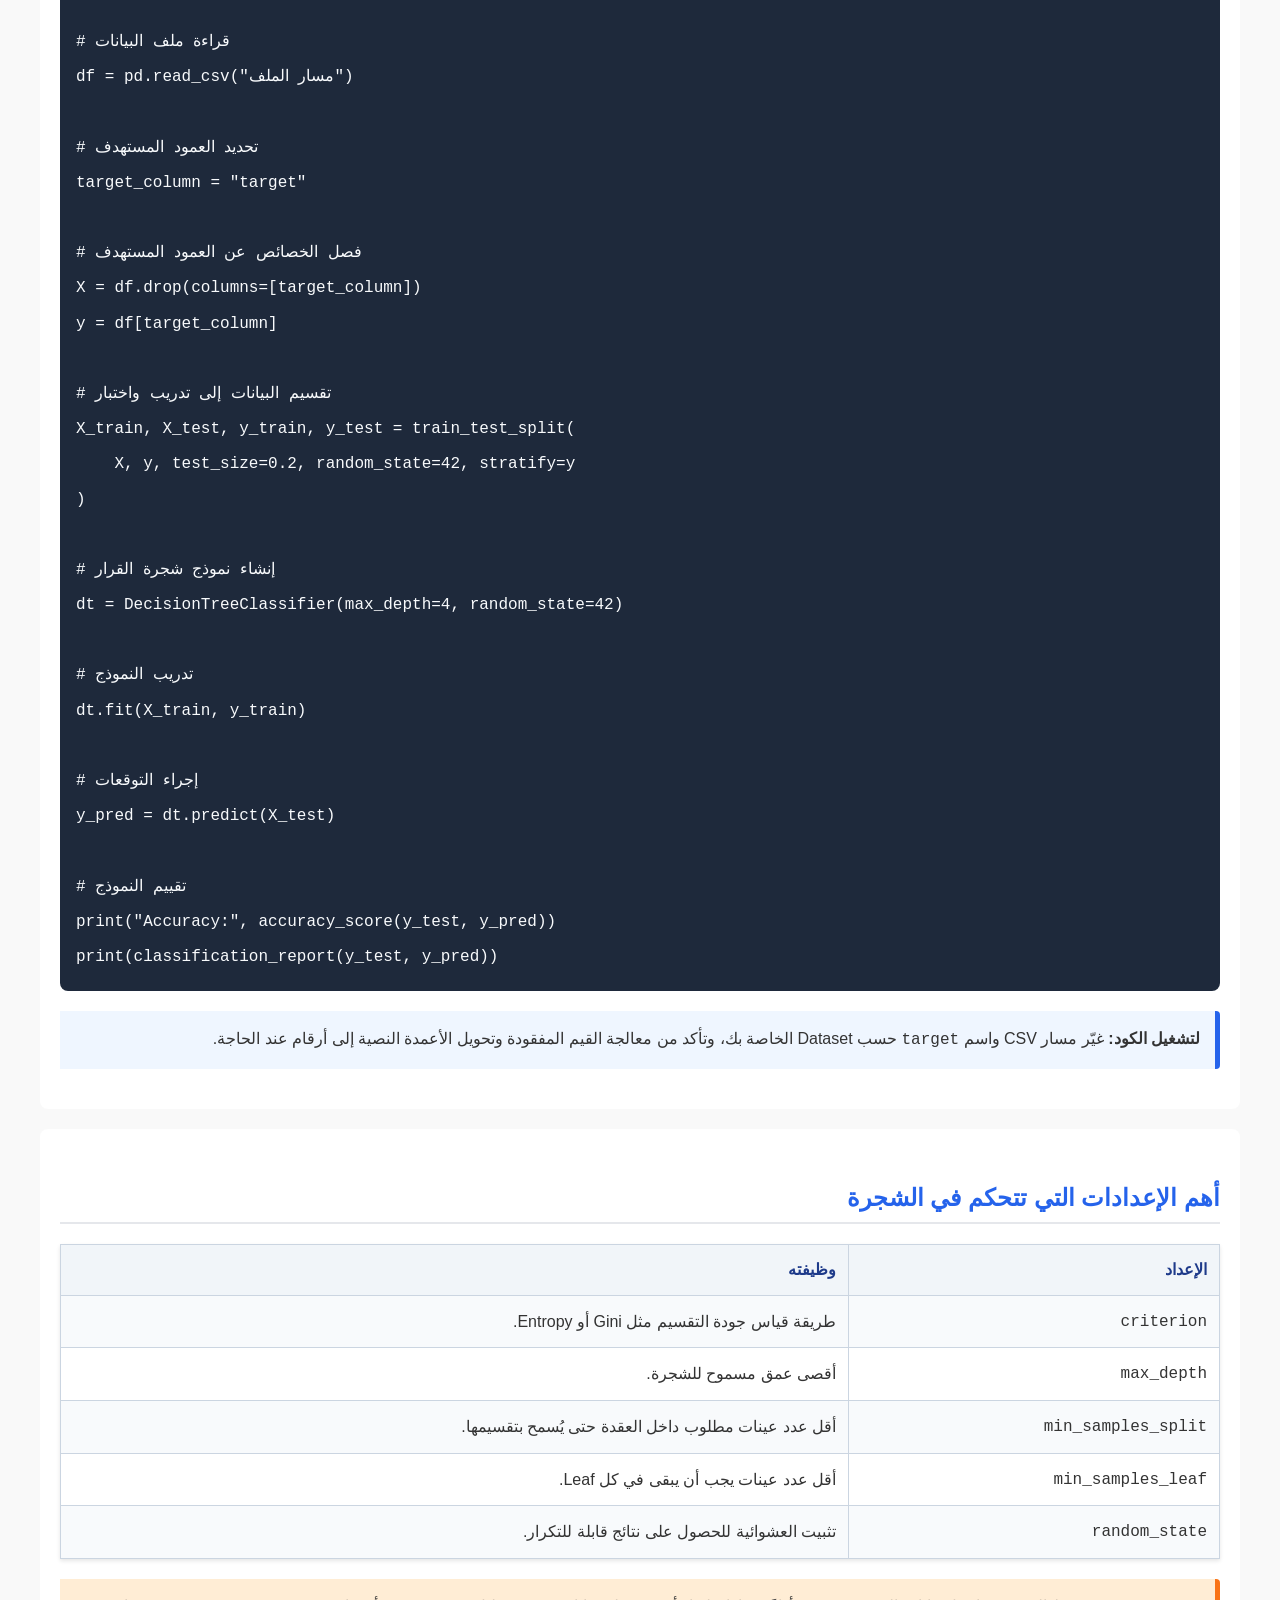
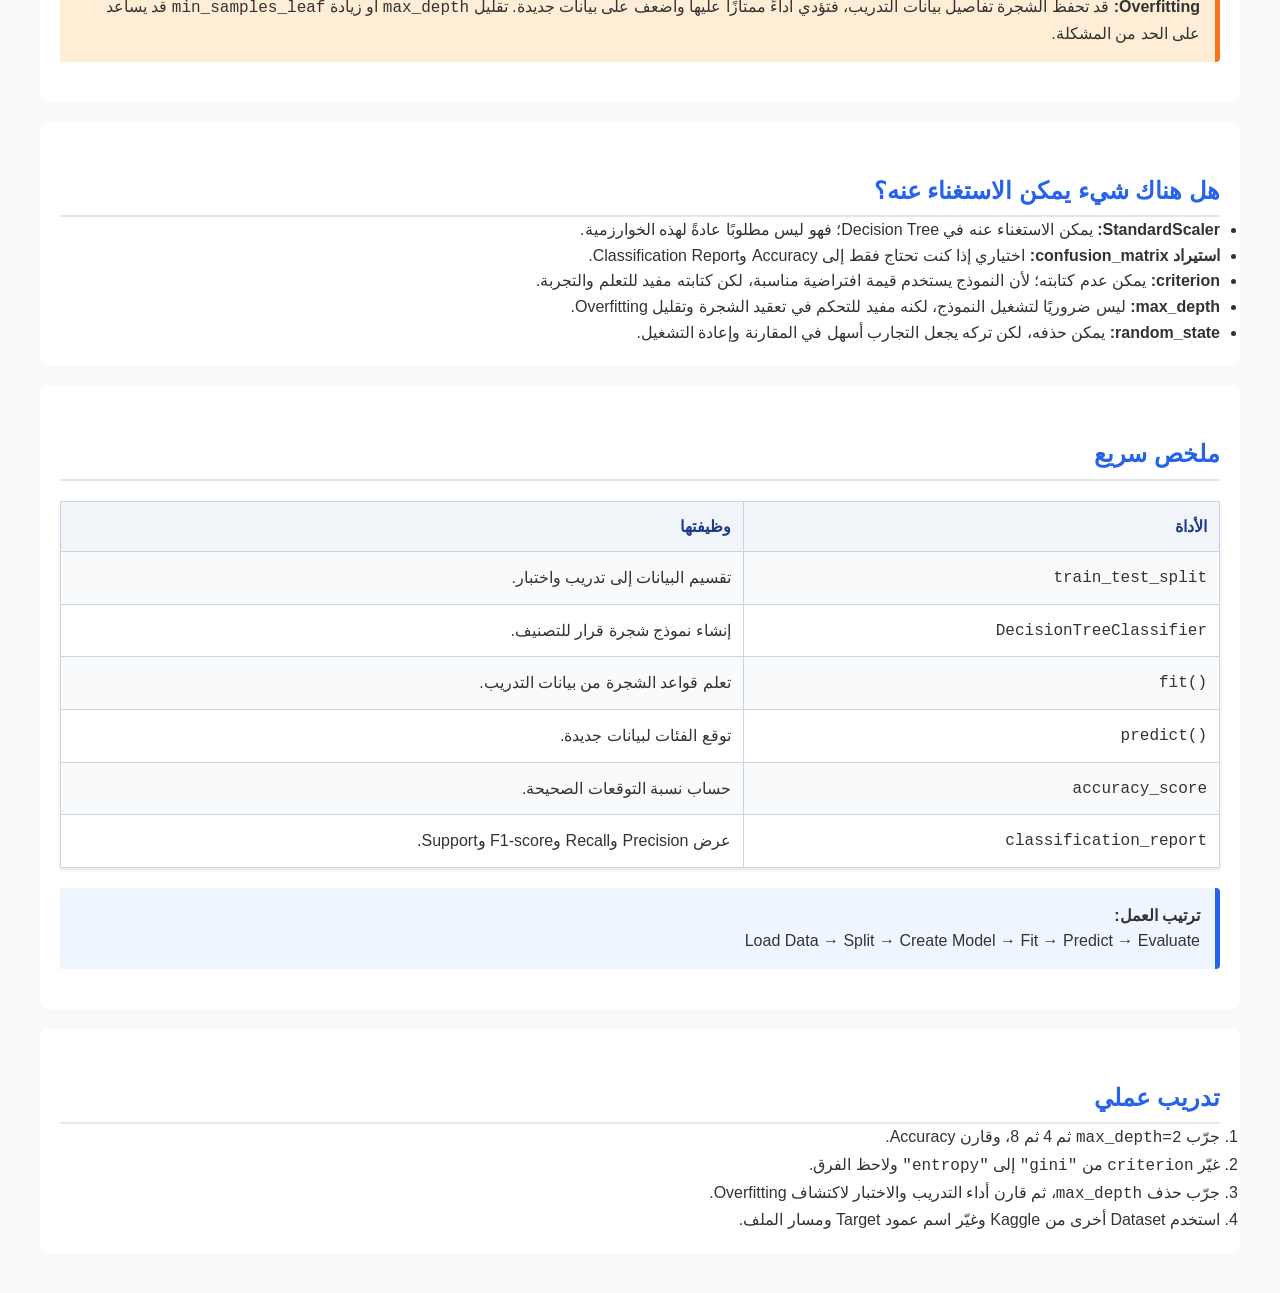
<file: d_t.html>
<!DOCTYPE html>
<html lang="ar" dir="rtl">
<head>
<meta charset="UTF-8"><meta name="viewport" content="width=device-width, initial-scale=1.0">
<title>Python Learning</title>
<style>
        body { font-family: 'Arial', sans-serif; line-height: 1.6; color: #333; margin: 40px; background-color: #f9f9f9; }
        h2 { color: #2563eb; margin-top: 30px; border-bottom: 2px solid #e5e7eb; padding-bottom: 5px; }
        h3 { color: #0d9488; margin-top: 20px; }
        table { width: 100%; border-collapse: collapse; margin: 20px 0; background-color: #fff; box-shadow: 0 2px 4px rgba(0,0,0,0.1); }
        th, td { border: 1px solid #cbd5e1; padding: 12px; text-align: right; }
        th { background-color: #f1f5f9; color: #1e3a8a; font-weight: bold; }
        tr:nth-child(even) { background-color: #f8fafc; }
        pre{background:#1e293b;color:#f8fafc;padding:16px;border-radius:8px;overflow-x:auto;font-family: Consolas, "Courier New",monospace;text-align:left;direction:ltr;unicode-bidi:embed;white-space:pre;tab-size:4 ;line-height: 2.2}
        code{font-family:Consolas,"Courier New",monospace;direction:ltr;unicode-bidi:embed}.comment { color: #64748b; font-style: italic; }
        .keyword { color: #f43f5e; font-weight: bold; }
        .important { background-color: #ffedd5; border-right: 5px solid #f97316; padding: 15px; margin: 20px 0; border-radius: 0 4px 4px 0; }
        .exercise { background-color: #f0fdf4; border-right: 5px solid #22c55e; padding: 15px; margin: 20px 0; border-radius: 0 4px 4px 0; }
        .error-box { background-color: #fef2f2; border-right: 5px solid #ef4444; padding: 15px; margin: 20px 0; border-radius: 0 4px 4px 0; }
        .nav-box { background-color: #eff6ff; border: 1px solid #bfdbfe; padding: 20px; border-radius: 8px; margin-bottom: 30px; }
        .nav-box ul { list-style: none; padding: 0; }
        .nav-box li { margin: 8px 0; }
        .nav-box a { color: #2563eb; text-decoration: none; font-weight: bold; }
        .nav-box a:hover { text-decoration: underline; }
.card{background:#fff;padding:20px;margin:20px 0;border-radius:8px}
.note{background:#eff6ff;border-right:5px solid #2563eb;padding:15px;margin:20px 0;border-radius:0 4px 4px 0}
.warning{background:#ffedd5;border-right:5px solid #f97316;padding:15px;margin:20px 0;border-radius:0 4px 4px 0}
.ltr{direction:ltr;text-align:left}
</style><link rel="stylesheet" href="menu.css">
</head>
<body><div class="container">
<header>
        <button id="menuBtn" >|||</button>
        <h1>Decision Tree | Machine Learning</h1>   
        <div id="sidebar">
            <p class="hhh">Python Learning</p>
            <a href="index.html" target="_self">Python basics</a>
            <a href="oop.html" target="_self">OOP</a>
            <a href="eda.html" target="_self">EDA</a>
            <a href="knn.html" target="_self">KNN Algorithm</a>
            <a href="linear_regression.html" target="_self">linear_R Algorithm</a>
            <a href="logistic_regression.html" target="_self">logistic_R Algorithm</a>
        </div>
        <div ID="overlay"></div>
    </header>

<div class="card">
<h2>ما هي خوارزمية Decision Tree؟</h2>
<p>خوارزمية <b>Decision Tree</b> أو <b>شجرة القرار</b> من خوارزميات <b>Supervised Machine Learning</b>. تُستخدم في <b>Classification</b> للتنبؤ بفئة، ويمكن استخدامها أيضًا في <b>Regression</b> للتنبؤ بقيمة رقمية.</p>
<p>تعتمد فكرتها على تقسيم البيانات إلى مجموعات أصغر عن طريق أسئلة متتابعة حول الخصائص (Features). كل سؤال يحدد المسار الذي ستسلكه العينة داخل الشجرة، حتى تصل إلى ورقة نهائية <b>Leaf</b> تحتوي على التوقع.</p>
<div class="note"><b>مثال:</b> نريد توقع هل سيشتري العميل منتجًا أم لا. قد تبدأ الشجرة بسؤال: هل عمر العميل أكبر من 30؟ ثم تسأل في كل فرع سؤالًا آخر مثل: هل دخله مرتفع؟ وفي النهاية تصل إلى قرار مثل <b>Yes</b> أو <b>No</b>.</div>
</div>



<div class="card">
<h2>كيف تختار الشجرة أفضل تقسيم؟</h2>
<p>في مسائل التصنيف، تستخدم Decision Tree مقاييس لتقدير مدى اختلاط الفئات داخل العقدة، ومن أشهرها:</p>
<table><tr><th>المقياس</th><th>الفكرة</th></tr>
<tr><td><b>Gini Impurity</b></td><td>يقيس احتمال تصنيف عينة بشكل خاطئ إذا اخترنا فئتها عشوائيًا وفق توزيع الفئات داخل العقدة. كلما قلت القيمة كان ذلك أفضل.</td></tr>
<tr><td><b>Entropy</b></td><td>تقيس مقدار عدم اليقين أو الاختلاط بين الفئات. القيمة الأقل تعني أن العقدة أكثر نقاءً.</td></tr>
<tr><td><b>Information Gain</b></td><td>مقدار الانخفاض في Entropy بعد إجراء تقسيم معين. تفضّل الخوارزمية التقسيم الذي يحقق تحسنًا أكبر.</td></tr></table>
<div class="note">في scikit-learn يمكن تحديد طريقة التقسيم باستخدام <code>criterion="gini"</code> أو <code>criterion="entropy"</code>. وفي بعض الإصدارات يتوفر أيضًا <code>criterion="log_loss"</code>.</div>
</div>

<div class="card">
<h2>خطوات بناء النموذج</h2>
<ol>
<li><b>تحميل البيانات:</b> نقرأ ملف CSV ونحدد Features (X) وTarget (y).</li>
<li><b>تقسيم البيانات:</b> نستخدم <code>train_test_split</code> لتكوين بيانات تدريب واختبار.</li>
<li><b>إنشاء النموذج:</b> نستخدم <code>DecisionTreeClassifier</code> ونحدد إعداداته الأساسية.</li>
<li><b>التدريب:</b> نستخدم <code>fit</code> حتى يتعلم النموذج قواعد التقسيم من بيانات التدريب.</li>
<li><b>التوقع والتقييم:</b> نستخدم <code>predict</code> ثم نقارن التوقعات بالإجابات الصحيحة.</li>
</ol>
<div class="important"><b>ملاحظة مهمة:</b> على عكس KNN، لا نحتاج عادةً إلى <code>StandardScaler</code> مع Decision Tree؛ لأن قرارات الشجرة تعتمد على شروط وتقسيمات القيم، وليس على حساب المسافات بينها.</div>
</div>

<div class="card">
<h2>التطبيق العملي باستخدام ملف CSV </h2>
<p>سنستخدم ملف بيانات بصيغة CSV. المثال التالي يفترض أن اسم العمود الذي نريد توقعه هو <code>target</code>، لذلك غيّره إلى الاسم الفعلي الموجود في Dataset الخاصة بك.</p>
<h3>1. استيراد المكتبات</h3>
<pre><code>import pandas as pd

from sklearn.model_selection import train_test_split
from sklearn.tree import DecisionTreeClassifier
from sklearn.metrics import accuracy_score,<br>classification_report, confusion_matrix</code></pre>
<p>استوردنا Pandas لقراءة البيانات، وأدوات تقسيم البيانات وإنشاء نموذج Decision Tree للتصنيف، بالإضافة إلى أدوات التقييم.</p>

<h3>2. تحميل البيانات وتحديد X و y</h3>
<pre>
<code># قراءة ملف البيانات  
df = pd.read_csv("مسار الملف")

# عرض أول خمس عينات وأسماء الأعمدة
print(df.head())
print(df.columns)

# تحديد العمود الذي نريد توقعه
target_column = "target"

# فصل الخصائص عن العمود المستهدف
X = df.drop(columns=[target_column])
y = df[target_column]</code></pre>
<ul>
<li><b>X:</b> الأعمدة التي سيستخدمها النموذج لاتخاذ القرار.</li>
<li><b>y:</b> الإجابات الصحيحة التي سيتعلم النموذج توقعها.</li>
</ul>
<div class="note"><b>على Kaggle:</b> افتح لوحة <b>Input</b> داخل Notebook، واختر ملف CSV وانسخ مساره إلى <code>pd.read_csv()</code>. تأكد من كتابة اسم عمود Target كما يظهر تمامًا في <code>df.columns</code>.</div>
<div class="warning"><b>قبل التدريب:</b> يجب أن تكون الخصائص في X قابلة للمعالجة رقميًا. إذا كانت هناك أعمدة نصية أو فئوية مثل أسماء المدن أو أنواع المنتجات، فحوّلها إلى أرقام باستخدام Encoding مناسب. وعالج القيم المفقودة أيضًا. لا تحذف عمود Target من y.</div>

<h3>3. تقسيم البيانات — train_test_split</h3>
<pre><code>X_train, X_test, y_train, y_test = train_test_split(
    X,
    y,
    test_size=0.2,
    random_state=42,
    stratify=y
)</code></pre>
<ul>
<li><b>X_train:</b> الخصائص التي سيتعلم منها النموذج.</li>
<li><b>X_test:</b> الخصائص التي سنختبر النموذج عليها.</li>
<li><b>y_train:</b> الإجابات الصحيحة لبيانات التدريب.</li>
<li><b>y_test:</b> الإجابات الصحيحة التي سنقارن بها التوقعات.</li>
<li><b>test_size=0.2:</b> تخصيص 20% للاختبار و80% للتدريب.</li>
<li><b>random_state=42:</b> تثبيت التقسيم للحصول على نفس النتيجة عند إعادة التشغيل.</li>
<li><b>stratify=y:</b> الحفاظ قدر الإمكان على نسب الفئات في مجموعتي التدريب والاختبار.</li>
</ul>

<h3>4. إنشاء نموذج Decision Tree</h3>
<pre><code>dt = DecisionTreeClassifier(
    criterion="gini",
    max_depth=4,
    random_state=42
)</code></pre>
<p><code>DecisionTreeClassifier</code> هو الكلاس المسؤول عن إنشاء نموذج شجرة قرار للتصنيف. أما الإعدادات:</p>
<ul>
<li><b>criterion="gini":</b> يحدد المقياس الذي تستخدمه الشجرة لاختيار أفضل تقسيم. يمكن تجربة <code>"entropy"</code> بدلًا منه.</li>
<li><b>max_depth=4:</b> يحدد أقصى عمق للشجرة. وضع حد للعمق يساعد على منع الشجرة من التعقيد الزائد.</li>
<li><b>random_state=42:</b> يجعل النتائج قابلة للتكرار عند إعادة التشغيل.</li>
</ul>
<div class="note">يمكن حذف <code>max_depth</code>، لكن الشجرة قد تنمو بشكل كبير وتتعلم تفاصيل زائدة من بيانات التدريب. لذلك نبدأ غالبًا بعمق محدود ثم نقارن الأداء.</div>

<h3>5. تدريب النموذج — fit</h3>
<pre><code>dt.fit(X_train, y_train)</code></pre>
<p>هنا يتعلم النموذج من الخصائص <code>X_train</code> والإجابات الصحيحة <code>y_train</code>، ويكوّن قواعد التقسيم التي ستشكل الشجرة.</p>

<h3>6. إجراء التوقع — predict</h3>
<pre><code>y_pred = dt.predict(X_test)</code></pre>
<p>نرسل خصائص بيانات الاختبار إلى النموذج، فيمرر كل عينة عبر شروط الشجرة حتى يصل إلى Leaf ويُنتج الفئة المتوقعة. نخزن التوقعات في <code>y_pred</code>.</p>

<h3>7. تقييم النموذج</h3>
<pre><code>print("Accuracy:", accuracy_score(y_test, y_pred))
print(classification_report(y_test, y_pred))
print(confusion_matrix(y_test, y_pred))</code></pre>
<table><tr><th>الأداة / المقياس</th><th>المعنى</th></tr>
<tr><td><code>accuracy_score</code></td><td>نسبة التوقعات الصحيحة من إجمالي التوقعات.</td></tr>
<tr><td><code>Precision</code></td><td>من العينات التي توقع النموذج أنها تنتمي لفئة معينة، كم عينة كانت صحيحة؟</td></tr>
<tr><td><code>Recall</code></td><td>من العينات التي تنتمي فعلًا لفئة معينة، كم عينة اكتشفها النموذج؟</td></tr>
<tr><td><code>F1-score</code></td><td>مقياس يجمع بين Precision وRecall.</td></tr>
<tr><td><code>Support</code></td><td>عدد العينات الحقيقية من كل فئة في بيانات الاختبار.</td></tr>
<tr><td><code>confusion_matrix</code></td><td>جدول يوضح عدد التوقعات الصحيحة والخاطئة لكل فئة.</td></tr></table>
<p>لا تعتمد على Accuracy وحدها إذا كانت البيانات غير متوازنة؛ راجع Precision وRecall وConfusion Matrix أيضًا.</p>
</div>

<div class="card">
<h2>الكود كاملًا </h2>
<p>هذا هو الكود الأساسي الذي تحتاجه لتطبيق Decision Tree Classification. لا نحتاج هنا إلى <code>StandardScaler</code>؛ لأن الشجرة لا تعتمد على حساب المسافات.</p>
<pre><code>import pandas as pd

from sklearn.model_selection import train_test_split
from sklearn.tree import DecisionTreeClassifier
from sklearn.metrics import accuracy_score, classification_report

# قراءة ملف البيانات  
df = pd.read_csv("مسار الملف")

# تحديد العمود المستهدف
target_column = "target"

# فصل الخصائص عن العمود المستهدف
X = df.drop(columns=[target_column])
y = df[target_column]

# تقسيم البيانات إلى تدريب واختبار
X_train, X_test, y_train, y_test = train_test_split(
    X, y, test_size=0.2, random_state=42, stratify=y
)

# إنشاء نموذج شجرة القرار
dt = DecisionTreeClassifier(max_depth=4, random_state=42)

# تدريب النموذج
dt.fit(X_train, y_train)

# إجراء التوقعات
y_pred = dt.predict(X_test)

# تقييم النموذج
print("Accuracy:", accuracy_score(y_test, y_pred))
print(classification_report(y_test, y_pred))</code></pre>
<div class="note"><b>لتشغيل الكود:</b> غيّر مسار CSV واسم <code>target</code> حسب Dataset الخاصة بك، وتأكد من معالجة القيم المفقودة وتحويل الأعمدة النصية إلى أرقام عند الحاجة.</div>
</div>

<div class="card">
<h2>أهم الإعدادات التي تتحكم في الشجرة</h2>
<table><tr><th>الإعداد</th><th>وظيفته</th></tr>
<tr><td><code>criterion</code></td><td>طريقة قياس جودة التقسيم مثل Gini أو Entropy.</td></tr>
<tr><td><code>max_depth</code></td><td>أقصى عمق مسموح للشجرة.</td></tr>
<tr><td><code>min_samples_split</code></td><td>أقل عدد عينات مطلوب داخل العقدة حتى يُسمح بتقسيمها.</td></tr>
<tr><td><code>min_samples_leaf</code></td><td>أقل عدد عينات يجب أن يبقى في كل Leaf.</td></tr>
<tr><td><code>random_state</code></td><td>تثبيت العشوائية للحصول على نتائج قابلة للتكرار.</td></tr></table>
<div class="warning"><b>Overfitting:</b> قد تحفظ الشجرة تفاصيل بيانات التدريب، فتؤدي أداءً ممتازًا عليها وأضعف على بيانات جديدة. تقليل <code>max_depth</code> أو زيادة <code>min_samples_leaf</code> قد يساعد على الحد من المشكلة.</div>
</div>

<div class="card">
<h2>هل هناك شيء يمكن الاستغناء عنه؟</h2>
<ul>
<li><b>StandardScaler:</b> يمكن الاستغناء عنه في Decision Tree؛ فهو ليس مطلوبًا عادةً لهذه الخوارزمية.</li>
<li><b>استيراد confusion_matrix:</b> اختياري إذا كنت تحتاج فقط إلى Accuracy وClassification Report.</li>
<li><b>criterion:</b> يمكن عدم كتابته؛ لأن النموذج يستخدم قيمة افتراضية مناسبة، لكن كتابته مفيد للتعلم والتجربة.</li>
<li><b>max_depth:</b> ليس ضروريًا لتشغيل النموذج، لكنه مفيد للتحكم في تعقيد الشجرة وتقليل Overfitting.</li>
<li><b>random_state:</b> يمكن حذفه، لكن تركه يجعل التجارب أسهل في المقارنة وإعادة التشغيل.</li>
</ul>
</div>

<div class="card">
<h2>ملخص سريع</h2>
<table><tr><th>الأداة</th><th>وظيفتها</th></tr>
<tr><td><code>train_test_split</code></td><td>تقسيم البيانات إلى تدريب واختبار.</td></tr>
<tr><td><code>DecisionTreeClassifier</code></td><td>إنشاء نموذج شجرة قرار للتصنيف.</td></tr>
<tr><td><code>fit()</code></td><td>تعلم قواعد الشجرة من بيانات التدريب.</td></tr>
<tr><td><code>predict()</code></td><td>توقع الفئات لبيانات جديدة.</td></tr>
<tr><td><code>accuracy_score</code></td><td>حساب نسبة التوقعات الصحيحة.</td></tr>
<tr><td><code>classification_report</code></td><td>عرض Precision وRecall وF1-score وSupport.</td></tr></table>
<div class="note"><b>ترتيب العمل:</b><br><span class="ltr">Load Data → Split → Create Model → Fit → Predict → Evaluate</span></div>
</div>

<div class="card">
<h2>تدريب عملي</h2>
<ol>
<li>جرّب <code>max_depth=2</code> ثم 4 ثم 8، وقارن Accuracy.</li>
<li>غيّر <code>criterion</code> من <code>"gini"</code> إلى <code>"entropy"</code> ولاحظ الفرق.</li>
<li>جرّب حذف <code>max_depth</code>، ثم قارن أداء التدريب والاختبار لاكتشاف Overfitting.</li>
<li>استخدم Dataset أخرى من Kaggle وغيّر اسم عمود Target ومسار الملف.</li>
</ol>
</div>
</div><script src="app.js"></script>
</body></html>
</file>
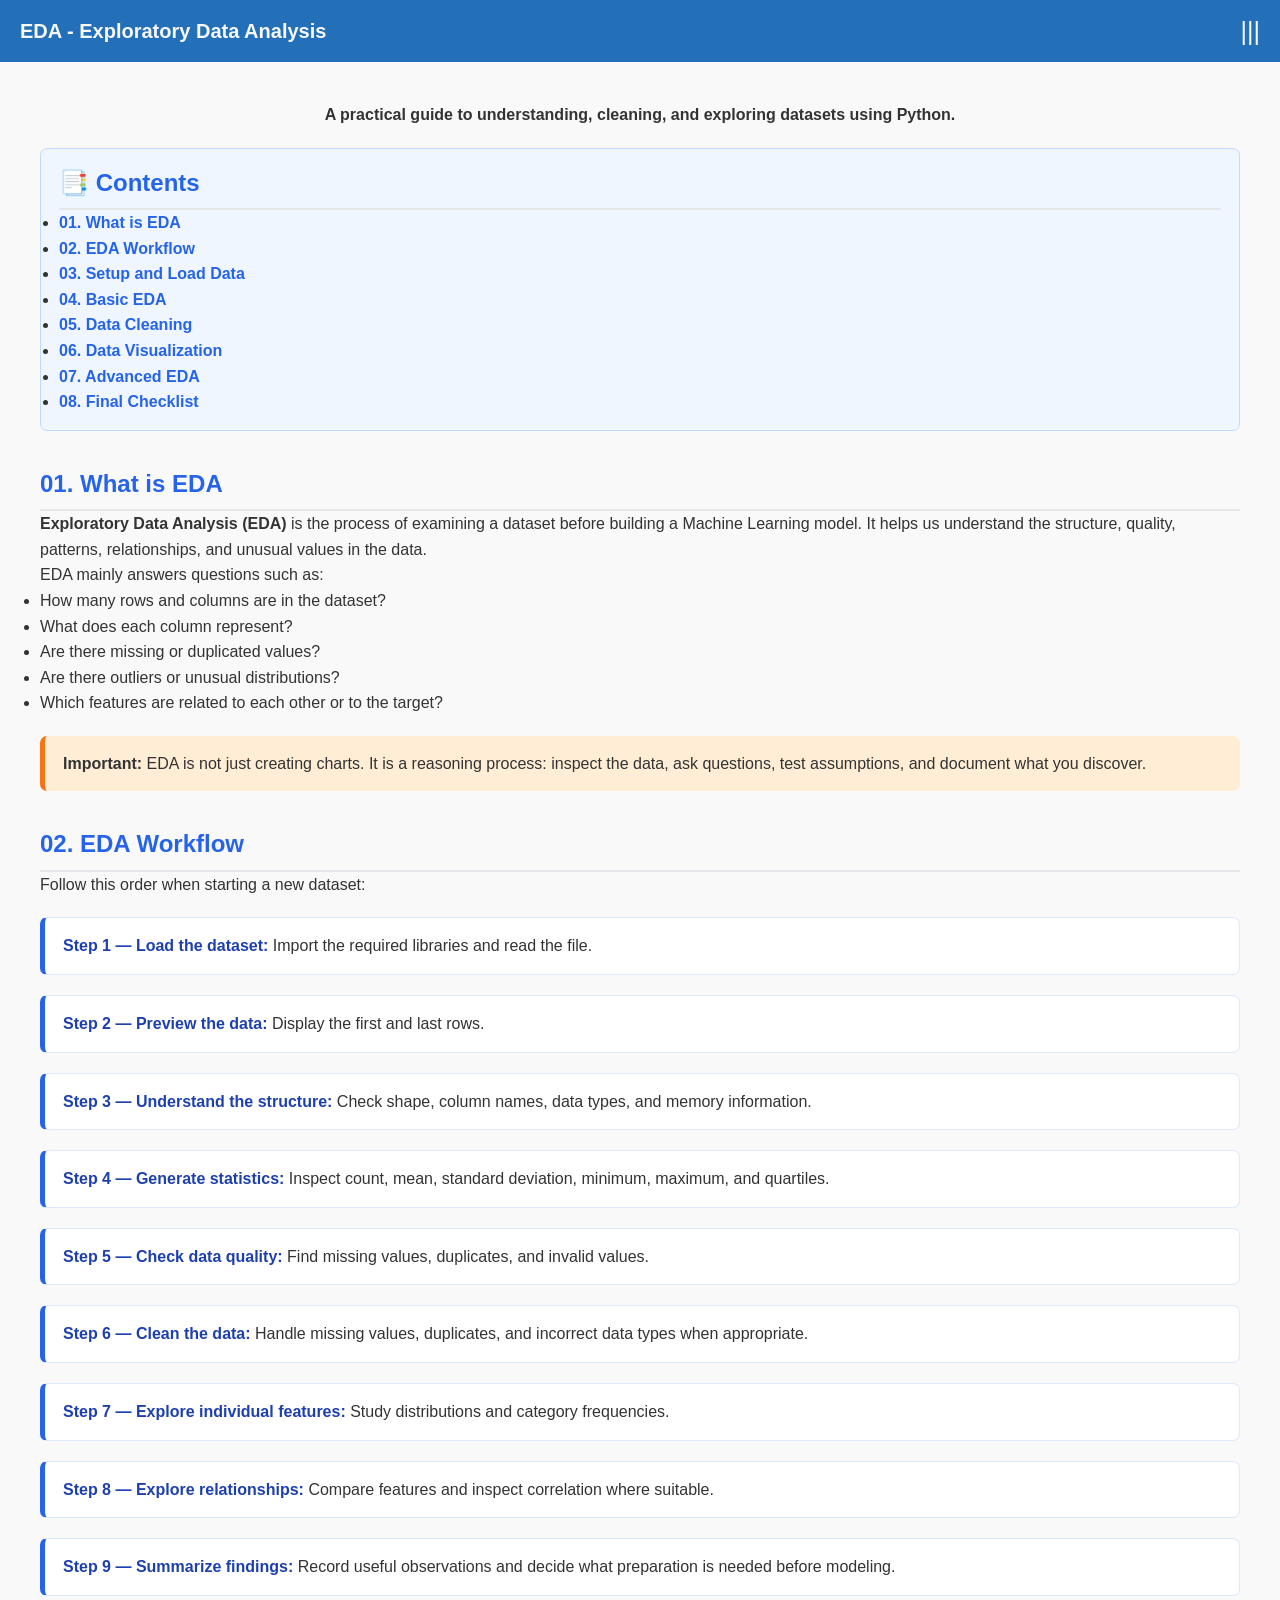
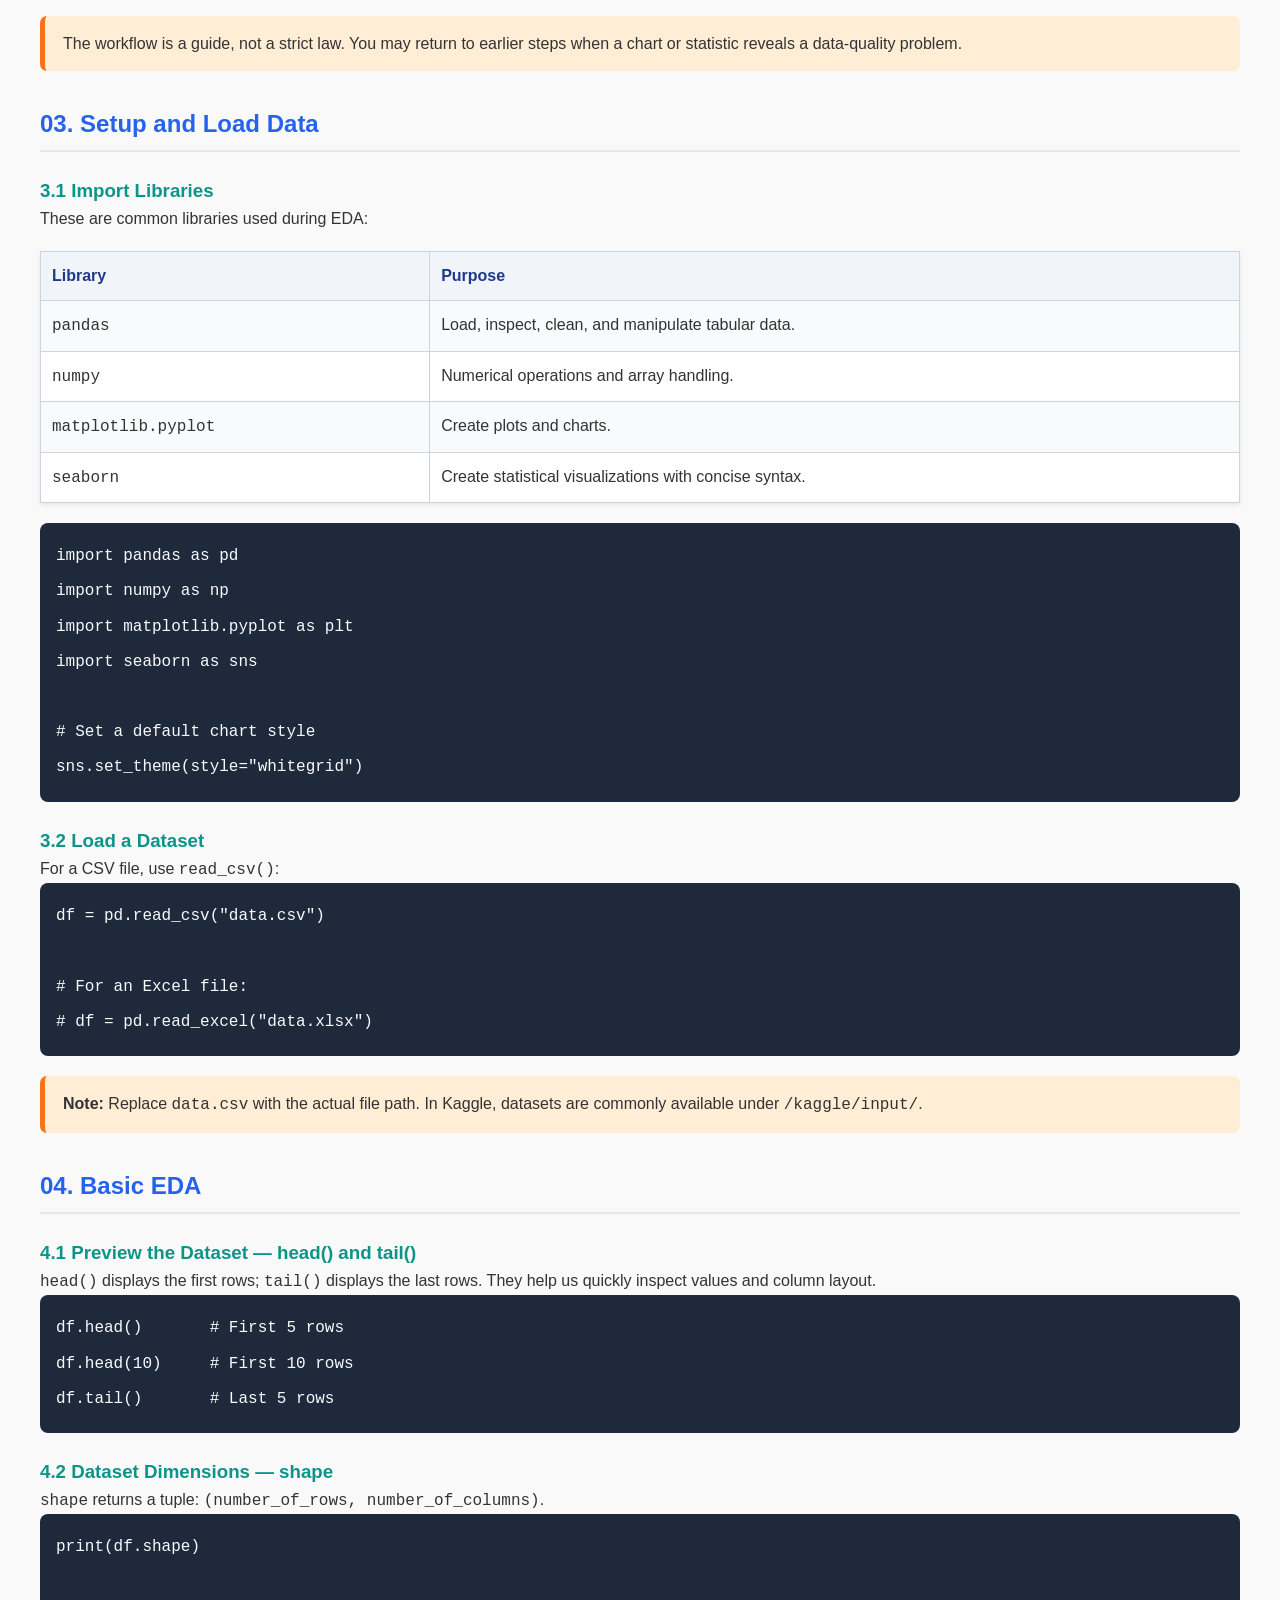
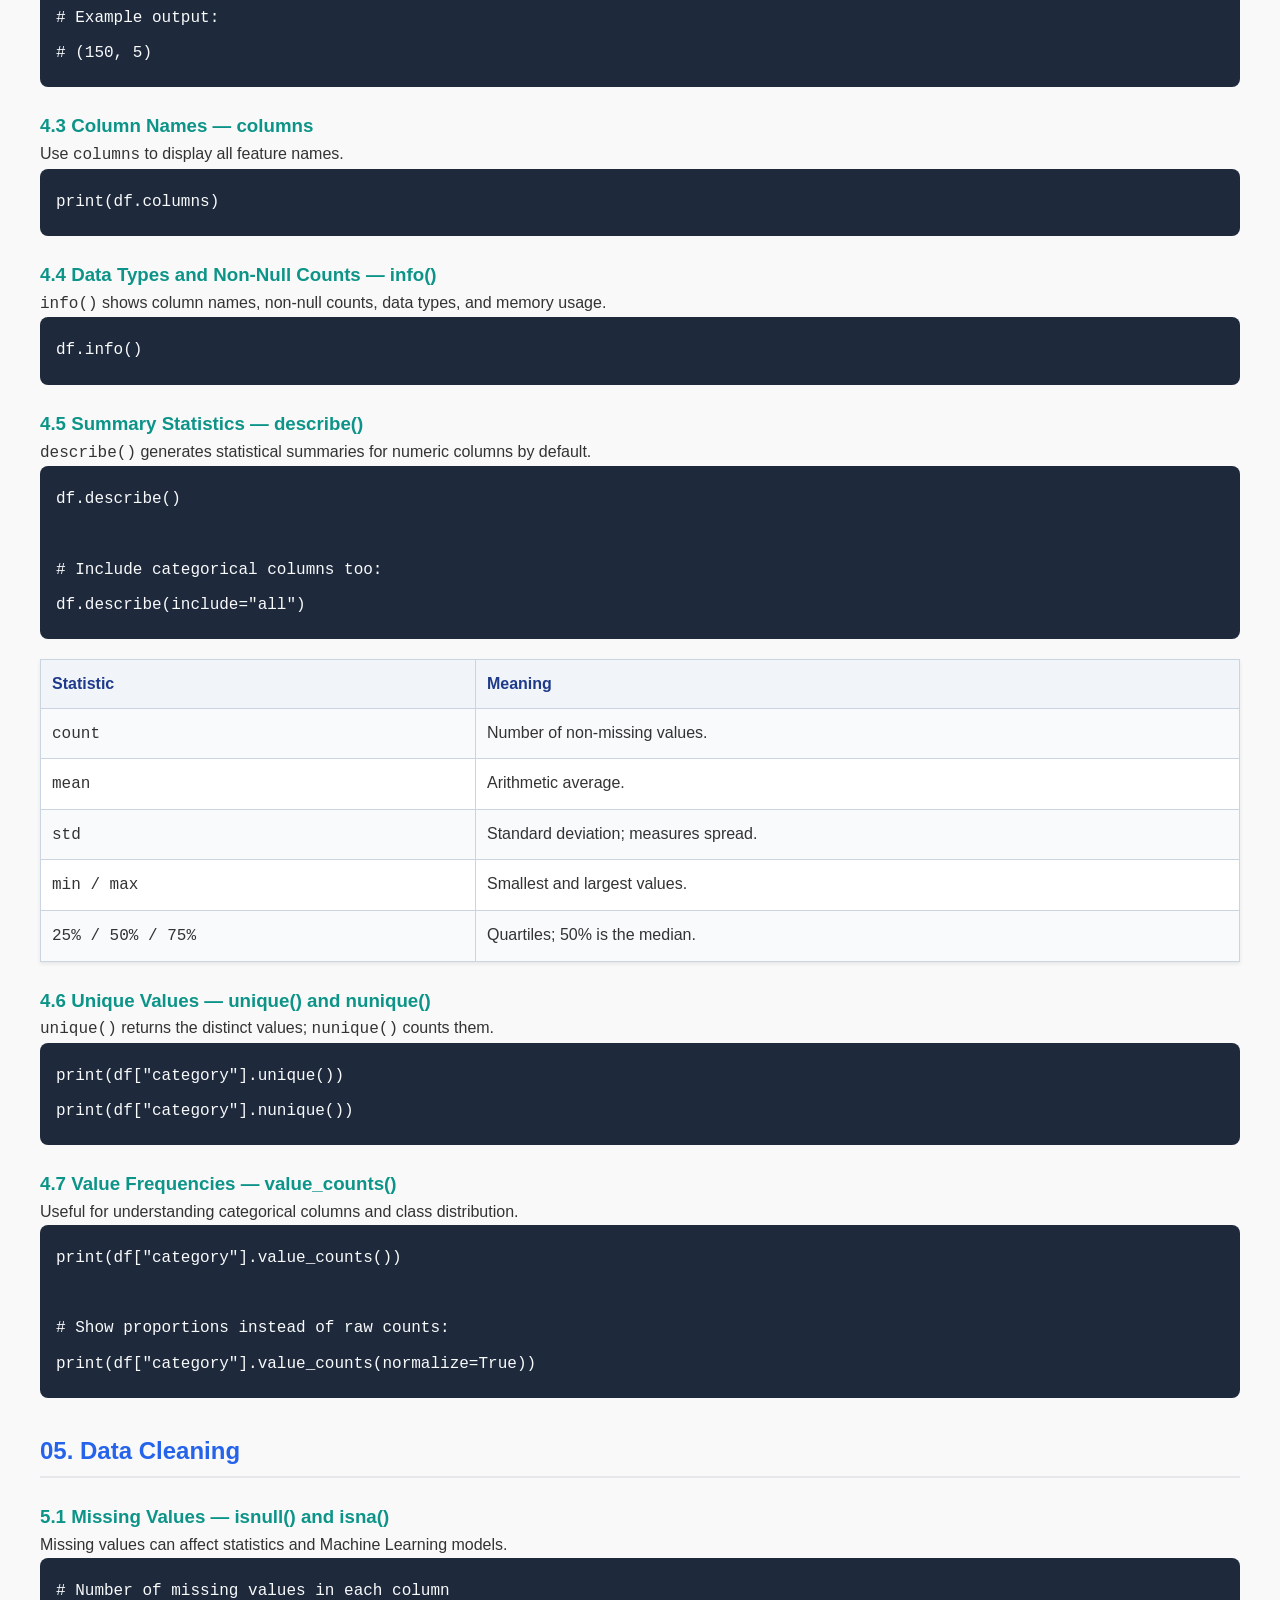
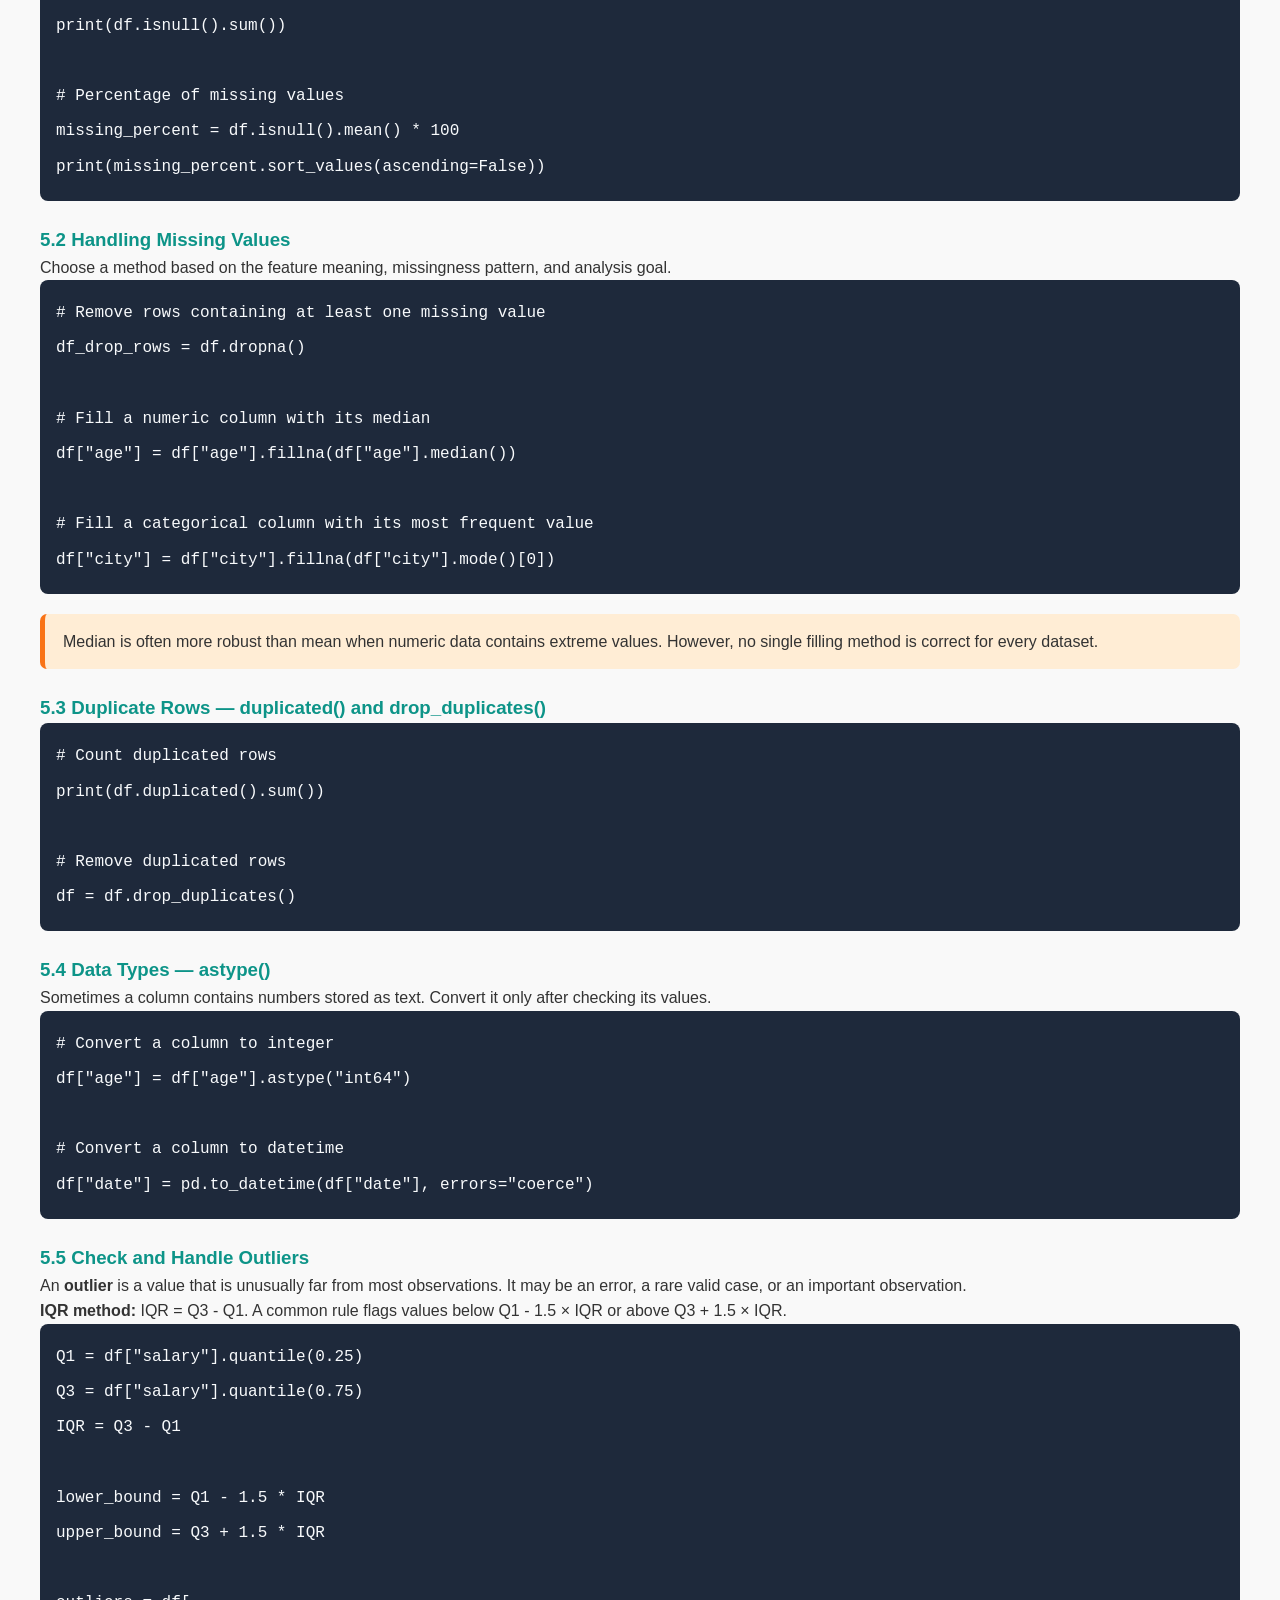
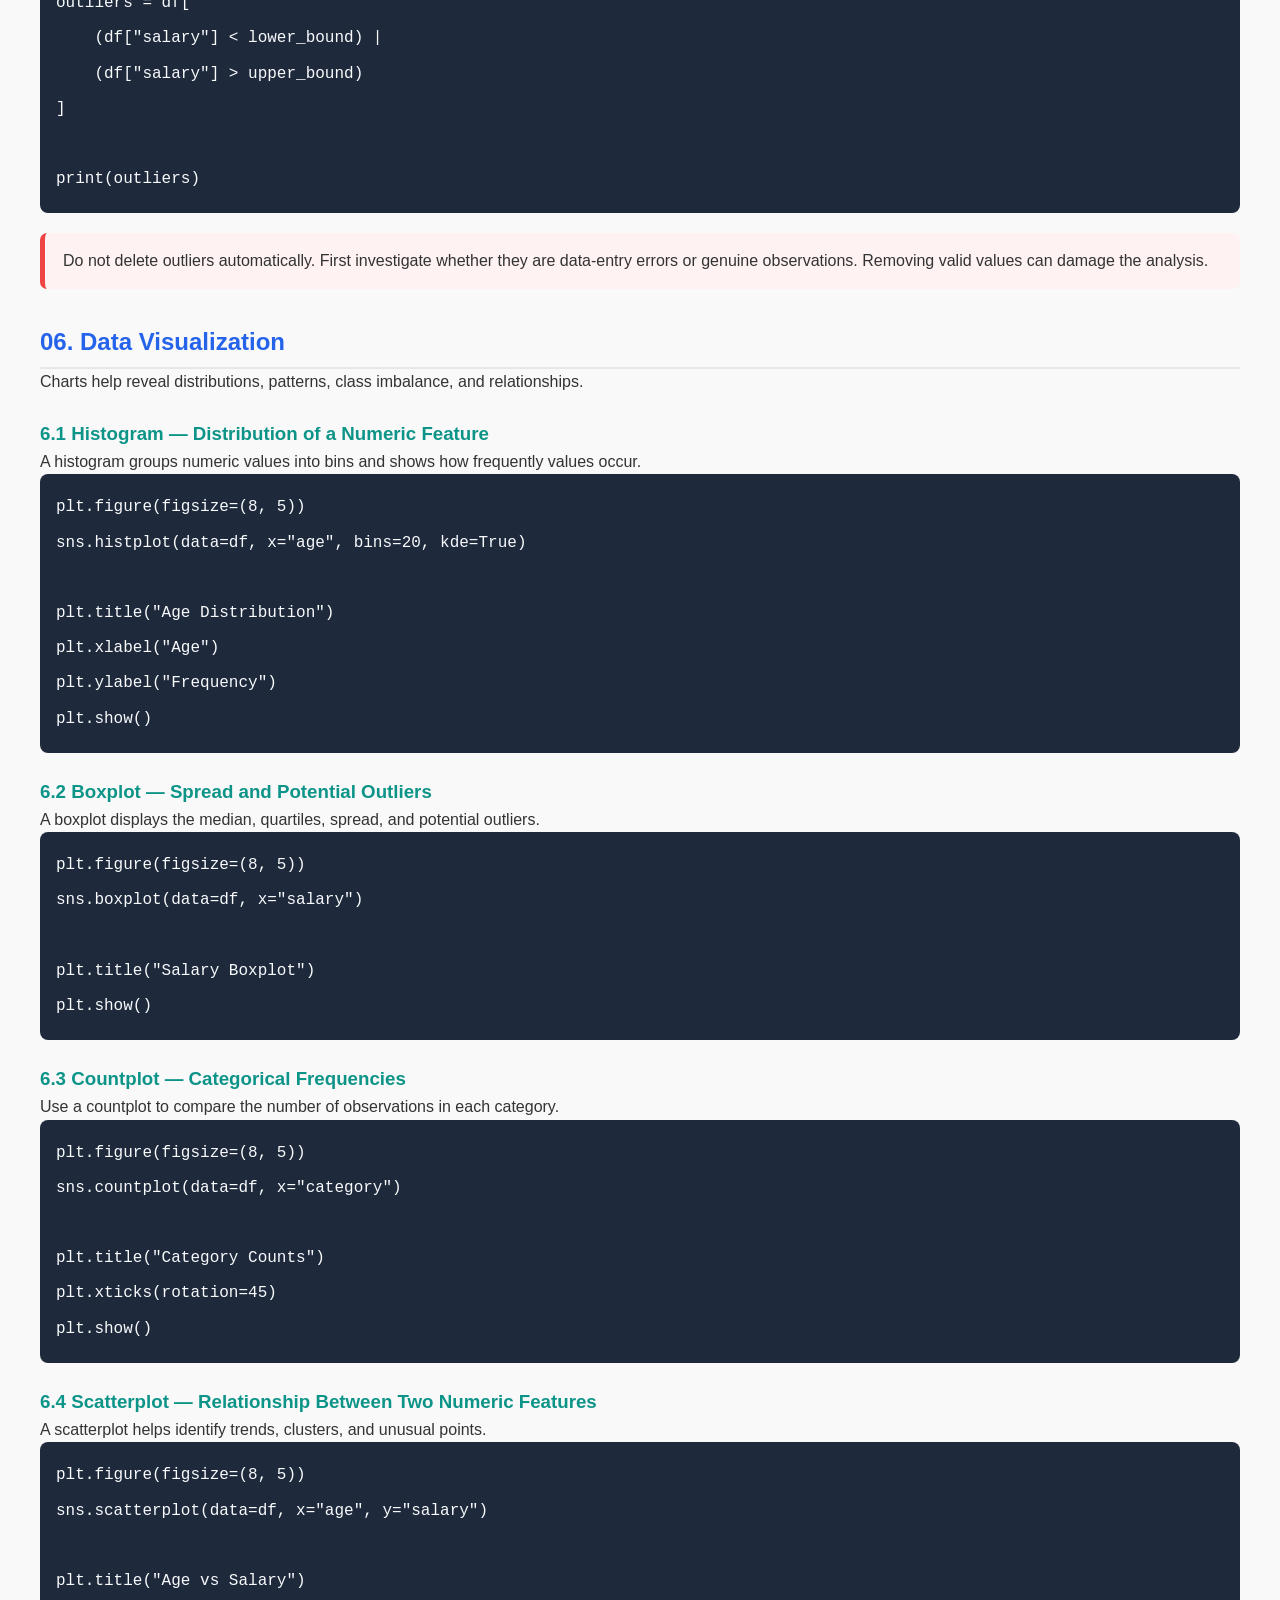
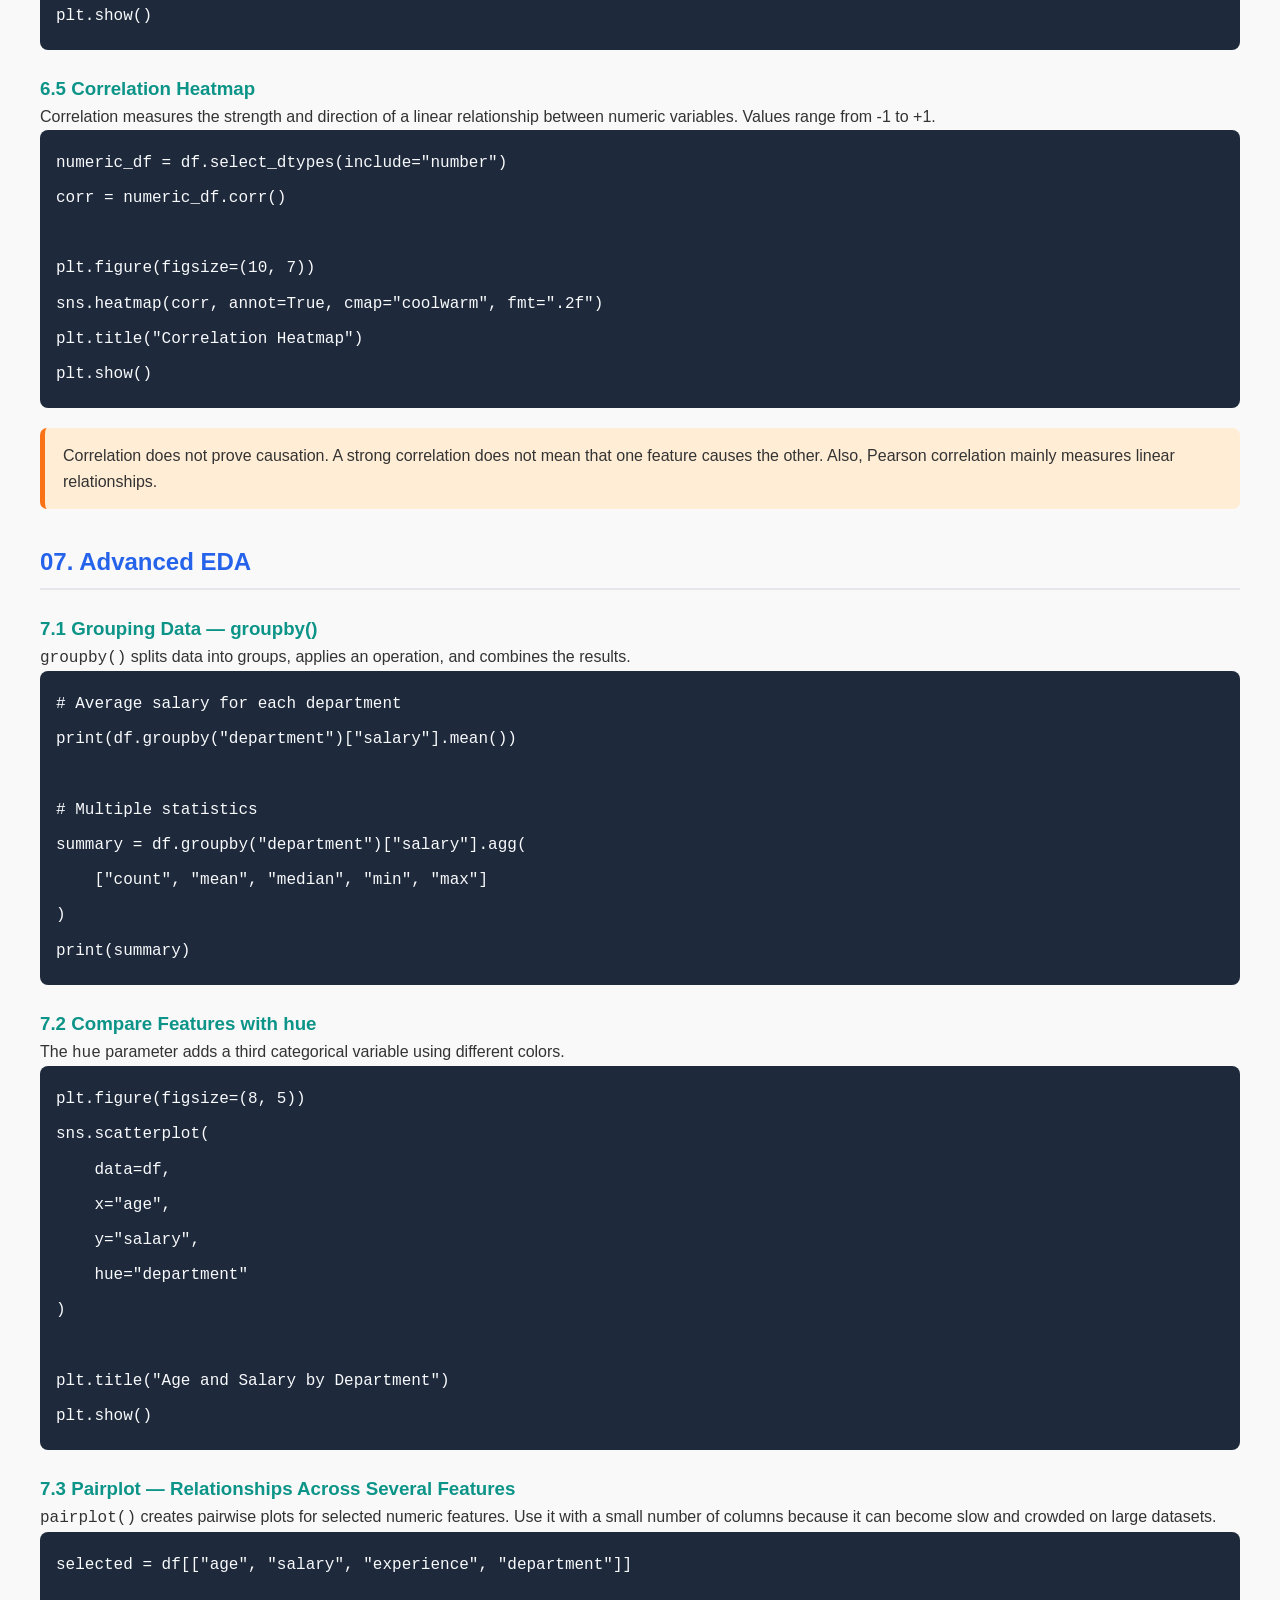
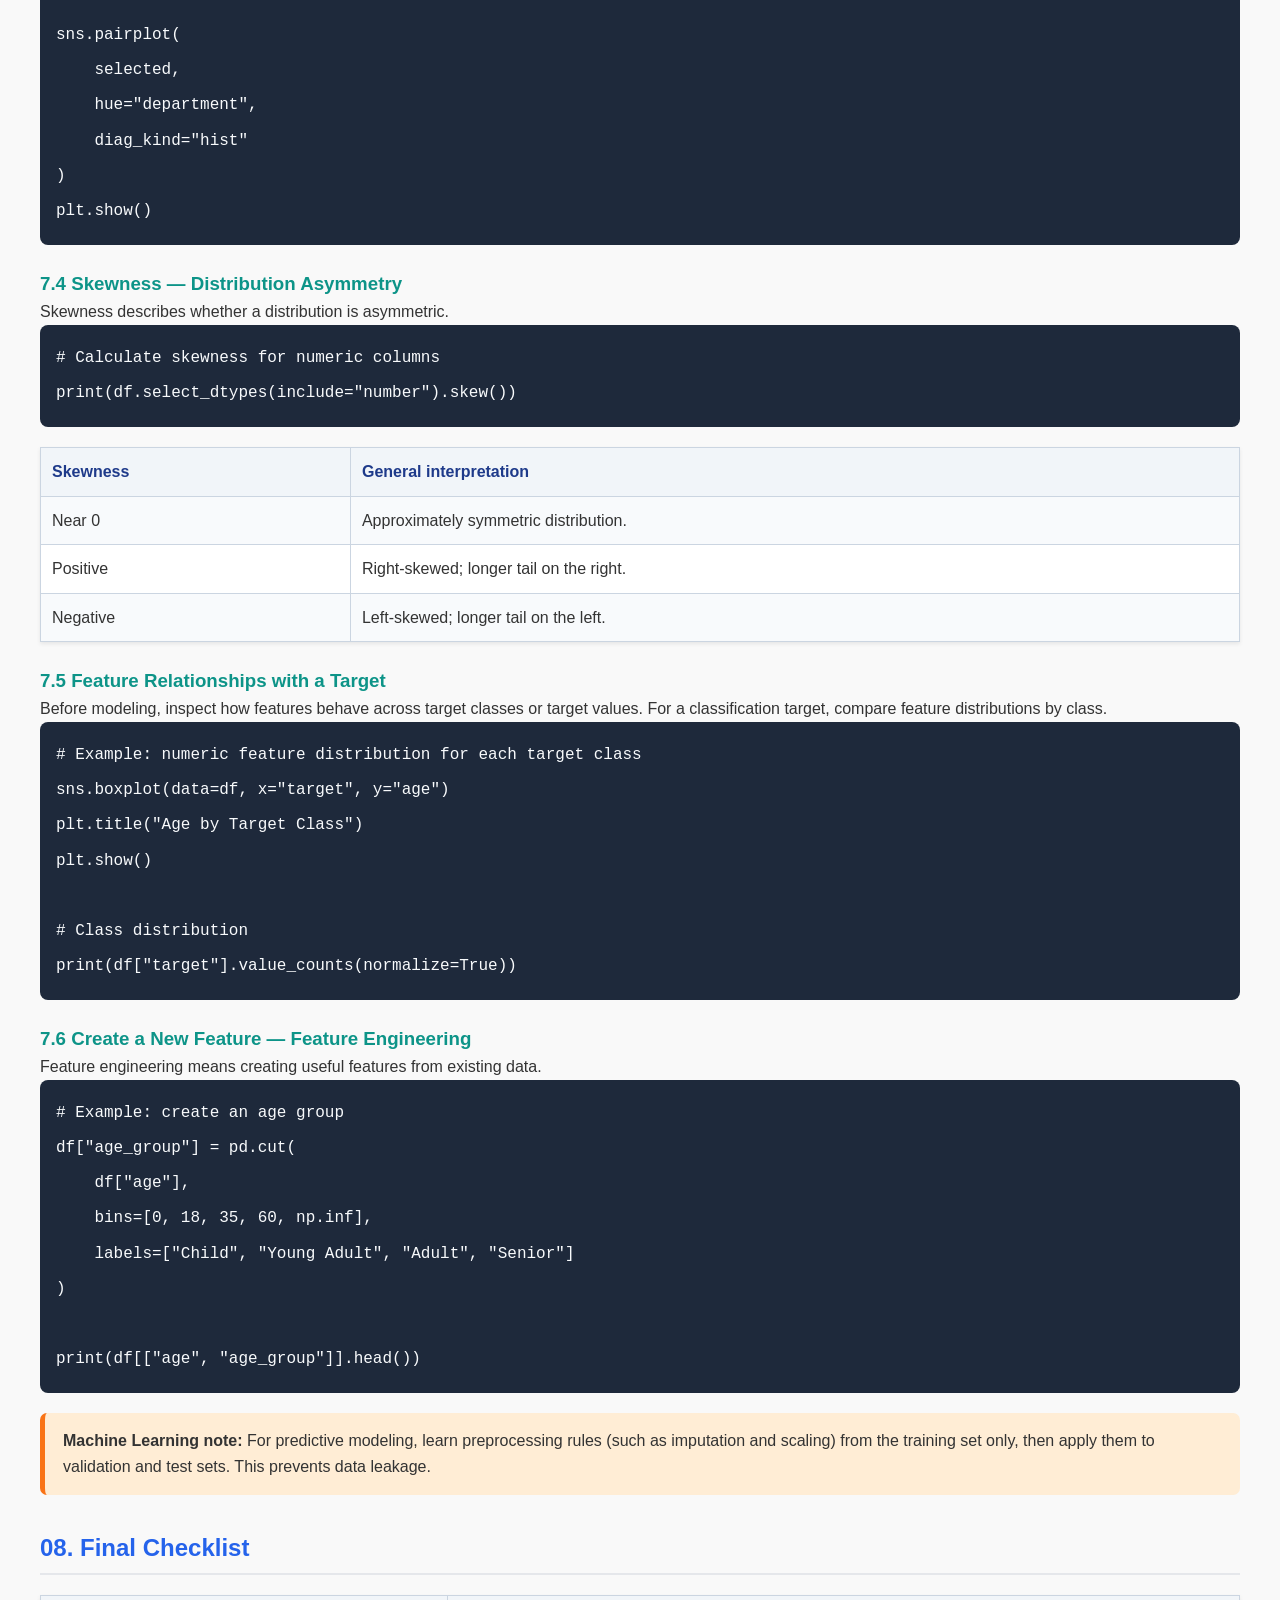
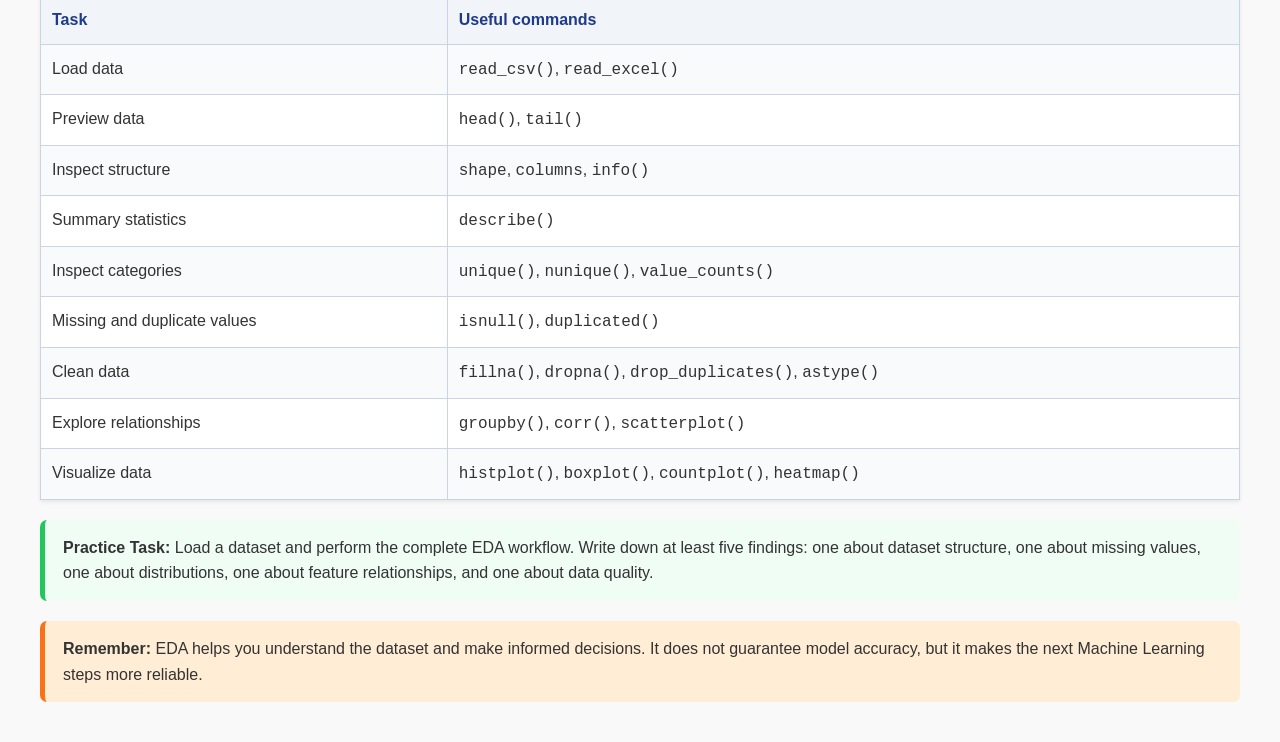
<file: eda.html>
<!DOCTYPE html>
<html lang="ar" >
<head>
    <!--حل مشكلة الكلام اللي ف القائمة الجانبية-->
    <meta charset="UTF-8">
    <link rel="stylesheet" href="menu.css">
    <meta name="viewport" content="width=device-width, initial-scale=1.0">
    <title>Python Learning</title>
    <style>
        body {font-family: Arial, sans-serif;line-height: 1.6;color: #333;margin: 40px;background-color: #f9f9f9;}
        h2 {color: #2563eb;margin-top: 34px;border-bottom: 2px solid #e5e7eb;padding-bottom: 6px;}
        h3 { color: #0d9488; margin-top: 24px; }
        table {width: 100%;border-collapse: collapse;margin: 20px 0;background: #fff;box-shadow: 0 2px 4px rgba(0,0,0,.08);}
        th, td {border: 1px solid #cbd5e1;padding: 11px;text-align: left;vertical-align: top;}
        th { background: #f1f5f9; color: #1e3a8a; }
        tr:nth-child(even) { background: #f8fafc; }
        pre {background: #1e293b;color: #f8fafc;padding: 16px;border-radius: 8px;overflow-x: auto;font-family: Consolas, "Courier New", monospace;text-align: left;direction: ltr;unicode-bidi: embed;white-space: pre;line-height: 1.65;tab-size: 4;line-height: 2.2}
        code {font-family: Consolas, "Courier New", monospace;direction: ltr;unicode-bidi: embed;}
        .comment { color: #94a3b8; font-style: italic; }
        .important, .exercise, .error-box, .nav-box, .step-box {padding: 15px 18px;margin: 20px 0;border-radius: 7px;}
        .important {background: #ffedd5;border-left: 5px solid #f97316;}
        .exercise {background: #f0fdf4;border-left: 5px solid #22c55e;}
        .error-box {background: #fef2f2;border-left: 5px solid #ef4444;}
        .nav-box {background: #eff6ff;border: 1px solid #bfdbfe;}
        .nav-box ul { margin-bottom: 0; }
        .nav-box a { color: #2563eb; text-decoration: none; font-weight: bold; }
        .nav-box a:hover { text-decoration: underline; }
        .step-box {background: #fff;border: 1px solid #dbeafe;border-left: 5px solid #2563eb;}
        .step-box strong { color: #1e40af; }
    </style>
</head>
<body>
  <header>
        <h1>EDA - Exploratory Data Analysis</h1>
        <button id="menuBtn" >|||</button>
        <div id="sidebar">
            <p class="hhh">Python Learning</p>
            <a href="index.html" target="_self">Python basics</a>
            <a href="oop.html" target="_self">OOP</a>
            <a href="knn.html" target="_self">KNN Algorithm</a>
            <a href="d_t.html" target="_self">D_Tree Algorithm</a>
            <a href="linear_regression.html" target="_self">linear_R Algorithm</a>
            <a href="logistic_regression.html" target="_self">logistic_R Algorithm</a>

        </div>
        <div ID="overlay"></div>
    </header>
<p style="text-align:center;font-weight:bold;">
    A practical guide to understanding, cleaning, and exploring datasets using Python.
</p>
<div class="nav-box">
    <h2 style="margin-top:0;">📑 Contents</h2>       

    <ul>
        <li><a href="#intro">01. What is EDA</a></li>
        <li><a href="#workflow">02. EDA Workflow</a></li>
        <li><a href="#setup">03. Setup and Load Data</a></li>
        <li><a href="#basic">04. Basic EDA</a></li>
        <li><a href="#cleaning">05. Data Cleaning</a></li>
        <li><a href="#visual">06. Data Visualization</a></li>
        <li><a href="#advanced">07. Advanced EDA</a></li>
        <li><a href="#checklist">08. Final Checklist</a></li>
    </ul>
</div>

<h2 id="intro">01. What is EDA</h2>
<p>
    <strong>Exploratory Data Analysis (EDA)</strong> is the process of examining a dataset
    before building a Machine Learning model. It helps us understand the structure,
    quality, patterns, relationships, and unusual values in the data.
</p>
<p>EDA mainly answers questions such as:</p>
<ul>
    <li>How many rows and columns are in the dataset?</li>
    <li>What does each column represent?</li>
    <li>Are there missing or duplicated values?</li>
    <li>Are there outliers or unusual distributions?</li>
    <li>Which features are related to each other or to the target?</li>
</ul>

<div class="important">
    <strong>Important:</strong> EDA is not just creating charts. It is a reasoning process:
    inspect the data, ask questions, test assumptions, and document what you discover.
</div>

<h2 id="workflow">02. EDA Workflow</h2>
<p>Follow this order when starting a new dataset:</p>

<div class="step-box"><strong>Step 1 — Load the dataset:</strong> Import the required libraries and read the file.</div>
<div class="step-box"><strong>Step 2 — Preview the data:</strong> Display the first and last rows.</div>
<div class="step-box"><strong>Step 3 — Understand the structure:</strong> Check shape, column names, data types, and memory information.</div>
<div class="step-box"><strong>Step 4 — Generate statistics:</strong> Inspect count, mean, standard deviation, minimum, maximum, and quartiles.</div>
<div class="step-box"><strong>Step 5 — Check data quality:</strong> Find missing values, duplicates, and invalid values.</div>
<div class="step-box"><strong>Step 6 — Clean the data:</strong> Handle missing values, duplicates, and incorrect data types when appropriate.</div>
<div class="step-box"><strong>Step 7 — Explore individual features:</strong> Study distributions and category frequencies.</div>
<div class="step-box"><strong>Step 8 — Explore relationships:</strong> Compare features and inspect correlation where suitable.</div>
<div class="step-box"><strong>Step 9 — Summarize findings:</strong> Record useful observations and decide what preparation is needed before modeling.</div>

<div class="important">
    The workflow is a guide, not a strict law. You may return to earlier steps when a chart
    or statistic reveals a data-quality problem.
</div>

<h2 id="setup">03. Setup and Load Data</h2>

<h3>3.1 Import Libraries</h3>
<p>These are common libraries used during EDA:</p>
<table>
    <tr><th>Library</th><th>Purpose</th></tr>
    <tr><td><code>pandas</code></td><td>Load, inspect, clean, and manipulate tabular data.</td></tr>
    <tr><td><code>numpy</code></td><td>Numerical operations and array handling.</td></tr>
    <tr><td><code>matplotlib.pyplot</code></td><td>Create plots and charts.</td></tr>
    <tr><td><code>seaborn</code></td><td>Create statistical visualizations with concise syntax.</td></tr>
</table>

<pre>import pandas as pd
import numpy as np
import matplotlib.pyplot as plt
import seaborn as sns

# Set a default chart style
sns.set_theme(style="whitegrid")</pre>

<h3>3.2 Load a Dataset</h3>
<p>For a CSV file, use <code>read_csv()</code>:</p>
<pre>df = pd.read_csv("data.csv")

# For an Excel file:
# df = pd.read_excel("data.xlsx")</pre>

<div class="important">
    <strong>Note:</strong> Replace <code>data.csv</code> with the actual file path.
    In Kaggle, datasets are commonly available under <code>/kaggle/input/</code>.
</div>

<h2 id="basic">04. Basic EDA</h2>

<h3>4.1 Preview the Dataset — head() and tail()</h3>
<p><code>head()</code> displays the first rows; <code>tail()</code> displays the last rows.
They help us quickly inspect values and column layout.</p>
<pre>df.head()       # First 5 rows
df.head(10)     # First 10 rows
df.tail()       # Last 5 rows</pre>

<h3>4.2 Dataset Dimensions — shape</h3>
<p><code>shape</code> returns a tuple: <code>(number_of_rows, number_of_columns)</code>.</p>
<pre>print(df.shape)

# Example output:
# (150, 5)</pre>

<h3>4.3 Column Names — columns</h3>
<p>Use <code>columns</code> to display all feature names.</p>
<pre>print(df.columns)</pre>

<h3>4.4 Data Types and Non-Null Counts — info()</h3>
<p><code>info()</code> shows column names, non-null counts, data types, and memory usage.</p>
<pre>df.info()</pre>

<h3>4.5 Summary Statistics — describe()</h3>
<p><code>describe()</code> generates statistical summaries for numeric columns by default.</p>
<pre>df.describe()

# Include categorical columns too:
df.describe(include="all")</pre>

<table>
    <tr><th>Statistic</th><th>Meaning</th></tr>
    <tr><td><code>count</code></td><td>Number of non-missing values.</td></tr>
    <tr><td><code>mean</code></td><td>Arithmetic average.</td></tr>
    <tr><td><code>std</code></td><td>Standard deviation; measures spread.</td></tr>
    <tr><td><code>min / max</code></td><td>Smallest and largest values.</td></tr>
    <tr><td><code>25% / 50% / 75%</code></td><td>Quartiles; 50% is the median.</td></tr>
</table>

<h3>4.6 Unique Values — unique() and nunique()</h3>
<p><code>unique()</code> returns the distinct values; <code>nunique()</code> counts them.</p>
<pre>print(df["category"].unique())
print(df["category"].nunique())</pre>

<h3>4.7 Value Frequencies — value_counts()</h3>
<p>Useful for understanding categorical columns and class distribution.</p>
<pre>print(df["category"].value_counts())

# Show proportions instead of raw counts:
print(df["category"].value_counts(normalize=True))</pre>

<h2 id="cleaning">05. Data Cleaning</h2>

<h3>5.1 Missing Values — isnull() and isna()</h3>
<p>Missing values can affect statistics and Machine Learning models.</p>
<pre># Number of missing values in each column
print(df.isnull().sum())

# Percentage of missing values
missing_percent = df.isnull().mean() * 100
print(missing_percent.sort_values(ascending=False))</pre>

<h3>5.2 Handling Missing Values</h3>
<p>Choose a method based on the feature meaning, missingness pattern, and analysis goal.</p>
<pre># Remove rows containing at least one missing value
df_drop_rows = df.dropna()

# Fill a numeric column with its median
df["age"] = df["age"].fillna(df["age"].median())

# Fill a categorical column with its most frequent value
df["city"] = df["city"].fillna(df["city"].mode()[0])</pre>

<div class="important">
    Median is often more robust than mean when numeric data contains extreme values.
    However, no single filling method is correct for every dataset.
</div>

<h3>5.3 Duplicate Rows — duplicated() and drop_duplicates()</h3>
<pre># Count duplicated rows
print(df.duplicated().sum())

# Remove duplicated rows
df = df.drop_duplicates()</pre>

<h3>5.4 Data Types — astype()</h3>
<p>Sometimes a column contains numbers stored as text. Convert it only after checking its values.</p>
<pre># Convert a column to integer
df["age"] = df["age"].astype("int64")

# Convert a column to datetime
df["date"] = pd.to_datetime(df["date"], errors="coerce")</pre>

<h3>5.5 Check and Handle Outliers</h3>
<p>
    An <strong>outlier</strong> is a value that is unusually far from most observations.
    It may be an error, a rare valid case, or an important observation.
</p>
<p><strong>IQR method:</strong> IQR = Q3 - Q1. A common rule flags values below Q1 - 1.5 × IQR
or above Q3 + 1.5 × IQR.</p>
<pre>Q1 = df["salary"].quantile(0.25)
Q3 = df["salary"].quantile(0.75)
IQR = Q3 - Q1

lower_bound = Q1 - 1.5 * IQR
upper_bound = Q3 + 1.5 * IQR

outliers = df[
    (df["salary"] < lower_bound) |
    (df["salary"] > upper_bound)
]

print(outliers)</pre>

<div class="error-box">
    Do not delete outliers automatically. First investigate whether they are data-entry errors
    or genuine observations. Removing valid values can damage the analysis.
</div>

<h2 id="visual">06. Data Visualization</h2>
<p>Charts help reveal distributions, patterns, class imbalance, and relationships.</p>

<h3>6.1 Histogram — Distribution of a Numeric Feature</h3>
<p>A histogram groups numeric values into bins and shows how frequently values occur.</p>
<pre>plt.figure(figsize=(8, 5))
sns.histplot(data=df, x="age", bins=20, kde=True)

plt.title("Age Distribution")
plt.xlabel("Age")
plt.ylabel("Frequency")
plt.show()</pre>

<h3>6.2 Boxplot — Spread and Potential Outliers</h3>
<p>A boxplot displays the median, quartiles, spread, and potential outliers.</p>
<pre>plt.figure(figsize=(8, 5))
sns.boxplot(data=df, x="salary")

plt.title("Salary Boxplot")
plt.show()</pre>

<h3>6.3 Countplot — Categorical Frequencies</h3>
<p>Use a countplot to compare the number of observations in each category.</p>
<pre>plt.figure(figsize=(8, 5))
sns.countplot(data=df, x="category")

plt.title("Category Counts")
plt.xticks(rotation=45)
plt.show()</pre>

<h3>6.4 Scatterplot — Relationship Between Two Numeric Features</h3>
<p>A scatterplot helps identify trends, clusters, and unusual points.</p>
<pre>plt.figure(figsize=(8, 5))
sns.scatterplot(data=df, x="age", y="salary")

plt.title("Age vs Salary")
plt.show()</pre>

<h3>6.5 Correlation Heatmap</h3>
<p>
    Correlation measures the strength and direction of a linear relationship between numeric
    variables. Values range from -1 to +1.
</p>
<pre>numeric_df = df.select_dtypes(include="number")
corr = numeric_df.corr()

plt.figure(figsize=(10, 7))
sns.heatmap(corr, annot=True, cmap="coolwarm", fmt=".2f")
plt.title("Correlation Heatmap")
plt.show()</pre>

<div class="important">
    Correlation does not prove causation. A strong correlation does not mean that one feature
    causes the other. Also, Pearson correlation mainly measures linear relationships.
</div>

<h2 id="advanced">07. Advanced EDA</h2>

<h3>7.1 Grouping Data — groupby()</h3>
<p><code>groupby()</code> splits data into groups, applies an operation, and combines the results.</p>
<pre># Average salary for each department
print(df.groupby("department")["salary"].mean())

# Multiple statistics
summary = df.groupby("department")["salary"].agg(
    ["count", "mean", "median", "min", "max"]
)
print(summary)</pre>

<h3>7.2 Compare Features with hue</h3>
<p>The <code>hue</code> parameter adds a third categorical variable using different colors.</p>
<pre>plt.figure(figsize=(8, 5))
sns.scatterplot(
    data=df,
    x="age",
    y="salary",
    hue="department"
)

plt.title("Age and Salary by Department")
plt.show()</pre>

<h3>7.3 Pairplot — Relationships Across Several Features</h3>
<p><code>pairplot()</code> creates pairwise plots for selected numeric features. Use it with a small
number of columns because it can become slow and crowded on large datasets.</p>
<pre>selected = df[["age", "salary", "experience", "department"]]

sns.pairplot(
    selected,
    hue="department",
    diag_kind="hist"
)
plt.show()</pre>

<h3>7.4 Skewness — Distribution Asymmetry</h3>
<p>Skewness describes whether a distribution is asymmetric.</p>
<pre># Calculate skewness for numeric columns
print(df.select_dtypes(include="number").skew())</pre>
<table>
    <tr><th>Skewness</th><th>General interpretation</th></tr>
    <tr><td>Near 0</td><td>Approximately symmetric distribution.</td></tr>
    <tr><td>Positive</td><td>Right-skewed; longer tail on the right.</td></tr>
    <tr><td>Negative</td><td>Left-skewed; longer tail on the left.</td></tr>
</table>

<h3>7.5 Feature Relationships with a Target</h3>
<p>
    Before modeling, inspect how features behave across target classes or target values.
    For a classification target, compare feature distributions by class.
</p>
<pre># Example: numeric feature distribution for each target class
sns.boxplot(data=df, x="target", y="age")
plt.title("Age by Target Class")
plt.show()

# Class distribution
print(df["target"].value_counts(normalize=True))</pre>

<h3>7.6 Create a New Feature — Feature Engineering</h3>
<p>Feature engineering means creating useful features from existing data.</p>
<pre># Example: create an age group
df["age_group"] = pd.cut(
    df["age"],
    bins=[0, 18, 35, 60, np.inf],
    labels=["Child", "Young Adult", "Adult", "Senior"]
)

print(df[["age", "age_group"]].head())</pre>

<div class="important">
    <strong>Machine Learning note:</strong> For predictive modeling, learn preprocessing rules
    (such as imputation and scaling) from the training set only, then apply them to validation
    and test sets. This prevents data leakage.
</div>

<h2 id="checklist">08. Final Checklist</h2>
<table>
    <tr><th>Task</th><th>Useful commands</th></tr>
    <tr><td>Load data</td><td><code>read_csv()</code>, <code>read_excel()</code></td></tr>
    <tr><td>Preview data</td><td><code>head()</code>, <code>tail()</code></td></tr>
    <tr><td>Inspect structure</td><td><code>shape</code>, <code>columns</code>, <code>info()</code></td></tr>
    <tr><td>Summary statistics</td><td><code>describe()</code></td></tr>
    <tr><td>Inspect categories</td><td><code>unique()</code>, <code>nunique()</code>, <code>value_counts()</code></td></tr>
    <tr><td>Missing and duplicate values</td><td><code>isnull()</code>, <code>duplicated()</code></td></tr>
    <tr><td>Clean data</td><td><code>fillna()</code>, <code>dropna()</code>, <code>drop_duplicates()</code>, <code>astype()</code></td></tr>
    <tr><td>Explore relationships</td><td><code>groupby()</code>, <code>corr()</code>, <code>scatterplot()</code></td></tr>
    <tr><td>Visualize data</td><td><code>histplot()</code>, <code>boxplot()</code>, <code>countplot()</code>, <code>heatmap()</code></td></tr>
</table>

<div class="exercise">
    <strong>Practice Task:</strong>
    Load a dataset and perform the complete EDA workflow. Write down at least five findings:
    one about dataset structure, one about missing values, one about distributions,
    one about feature relationships, and one about data quality.
</div>

<div class="important">
    <strong>Remember:</strong> EDA helps you understand the dataset and make informed decisions.
    It does not guarantee model accuracy, but it makes the next Machine Learning steps more reliable.
</div>
<script src="app.js"></script>
</body>
</html>
</file>
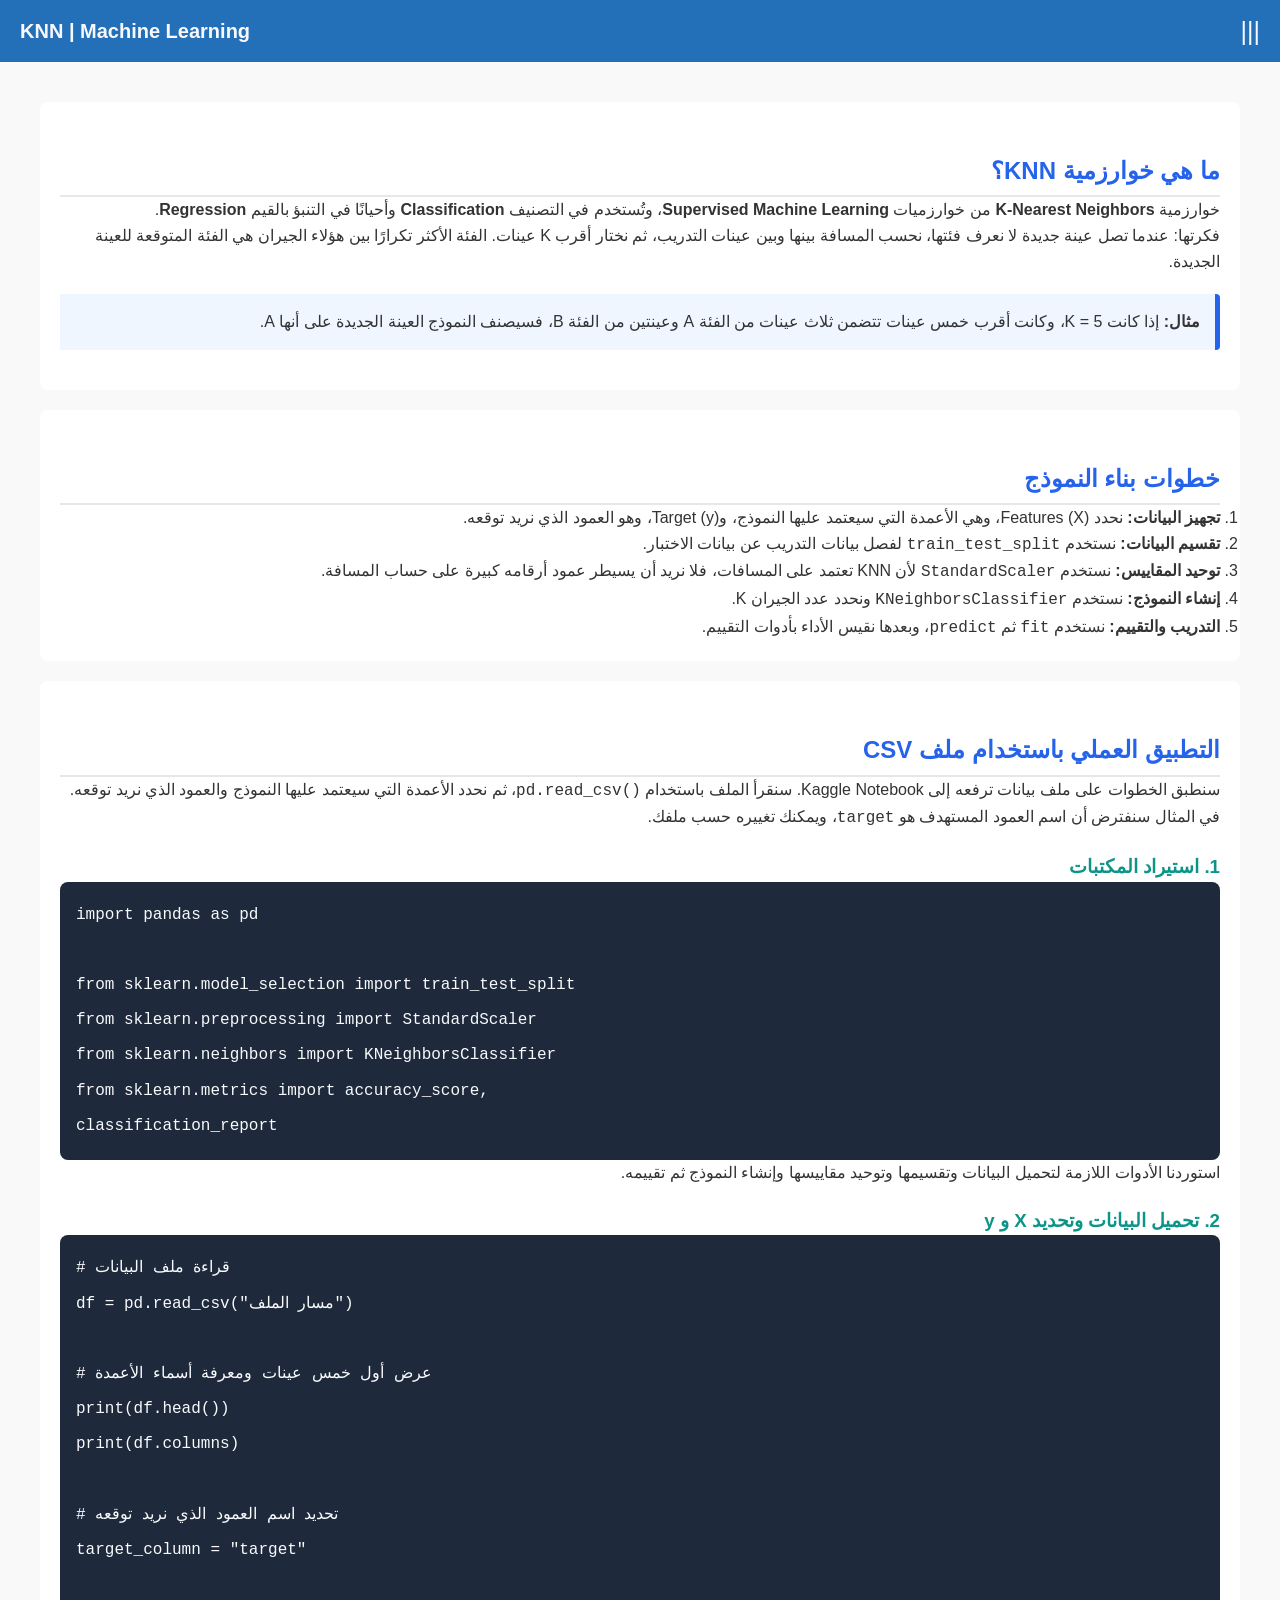
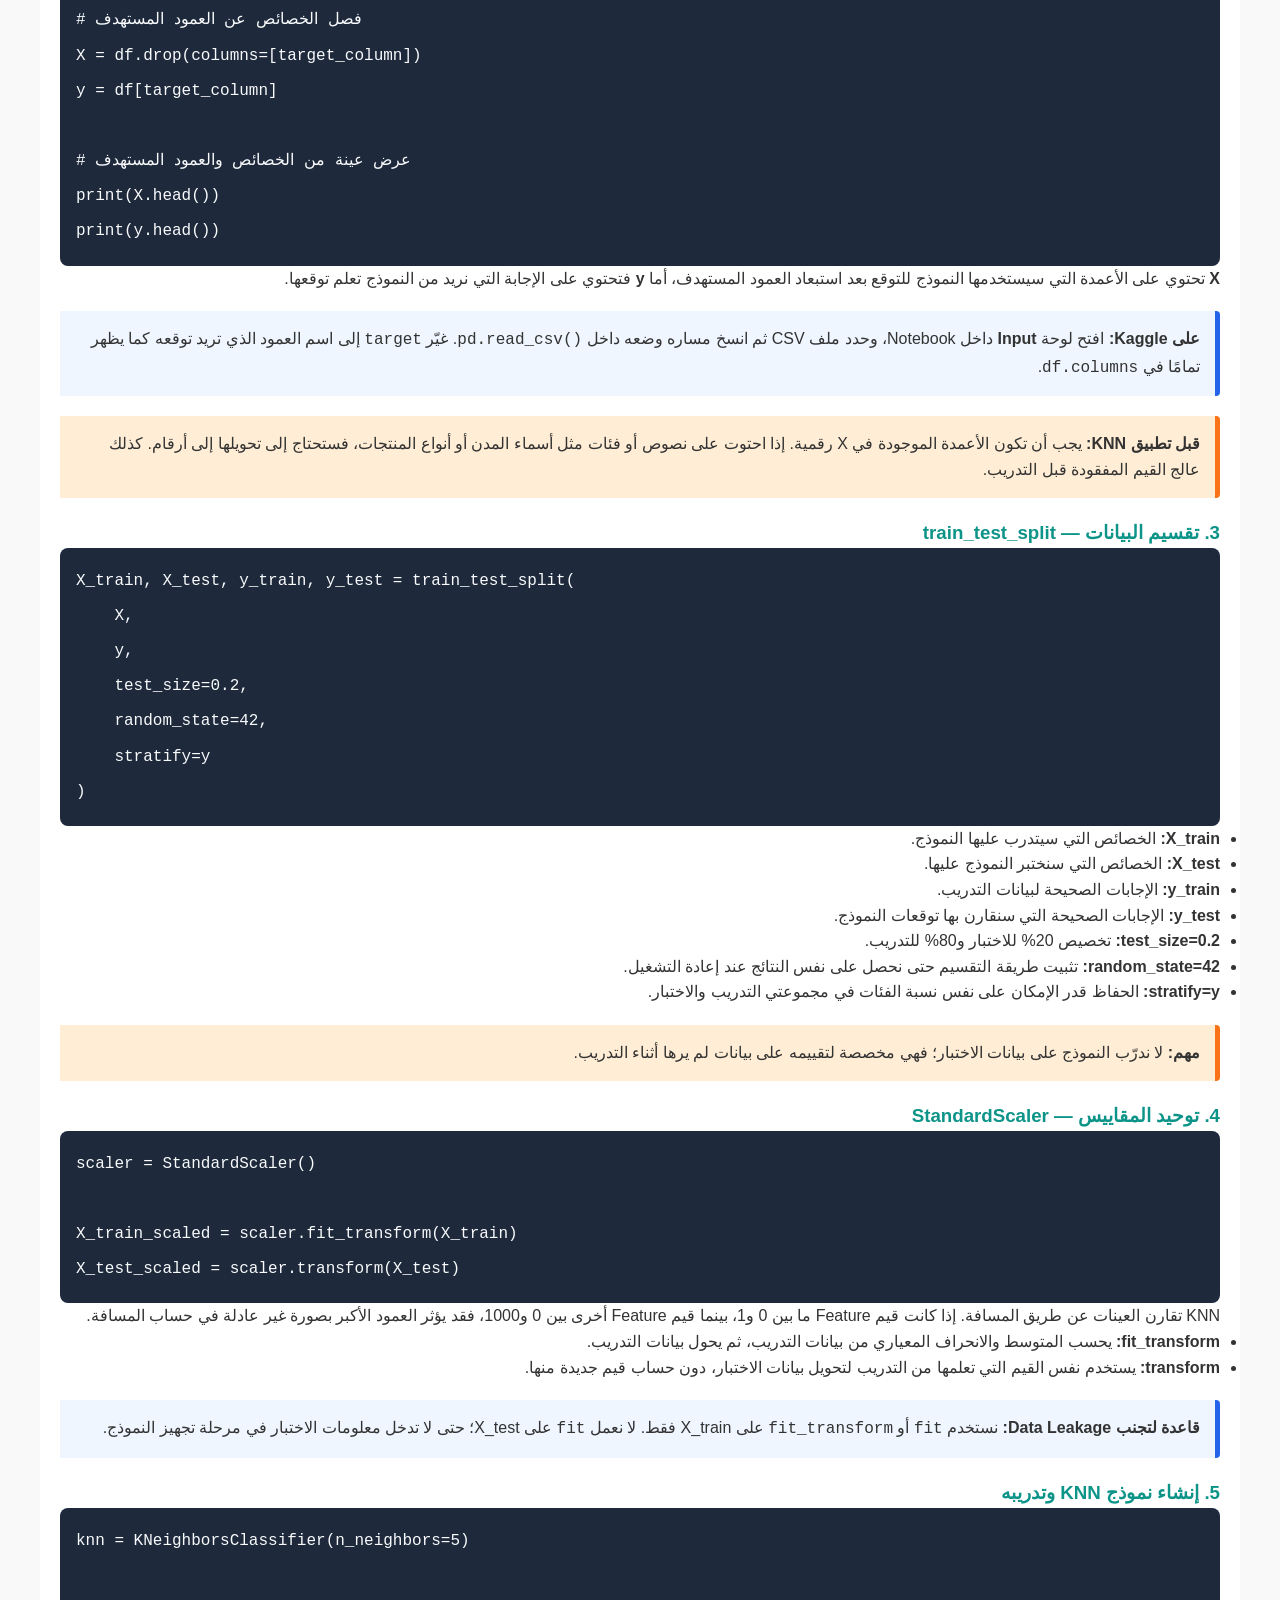
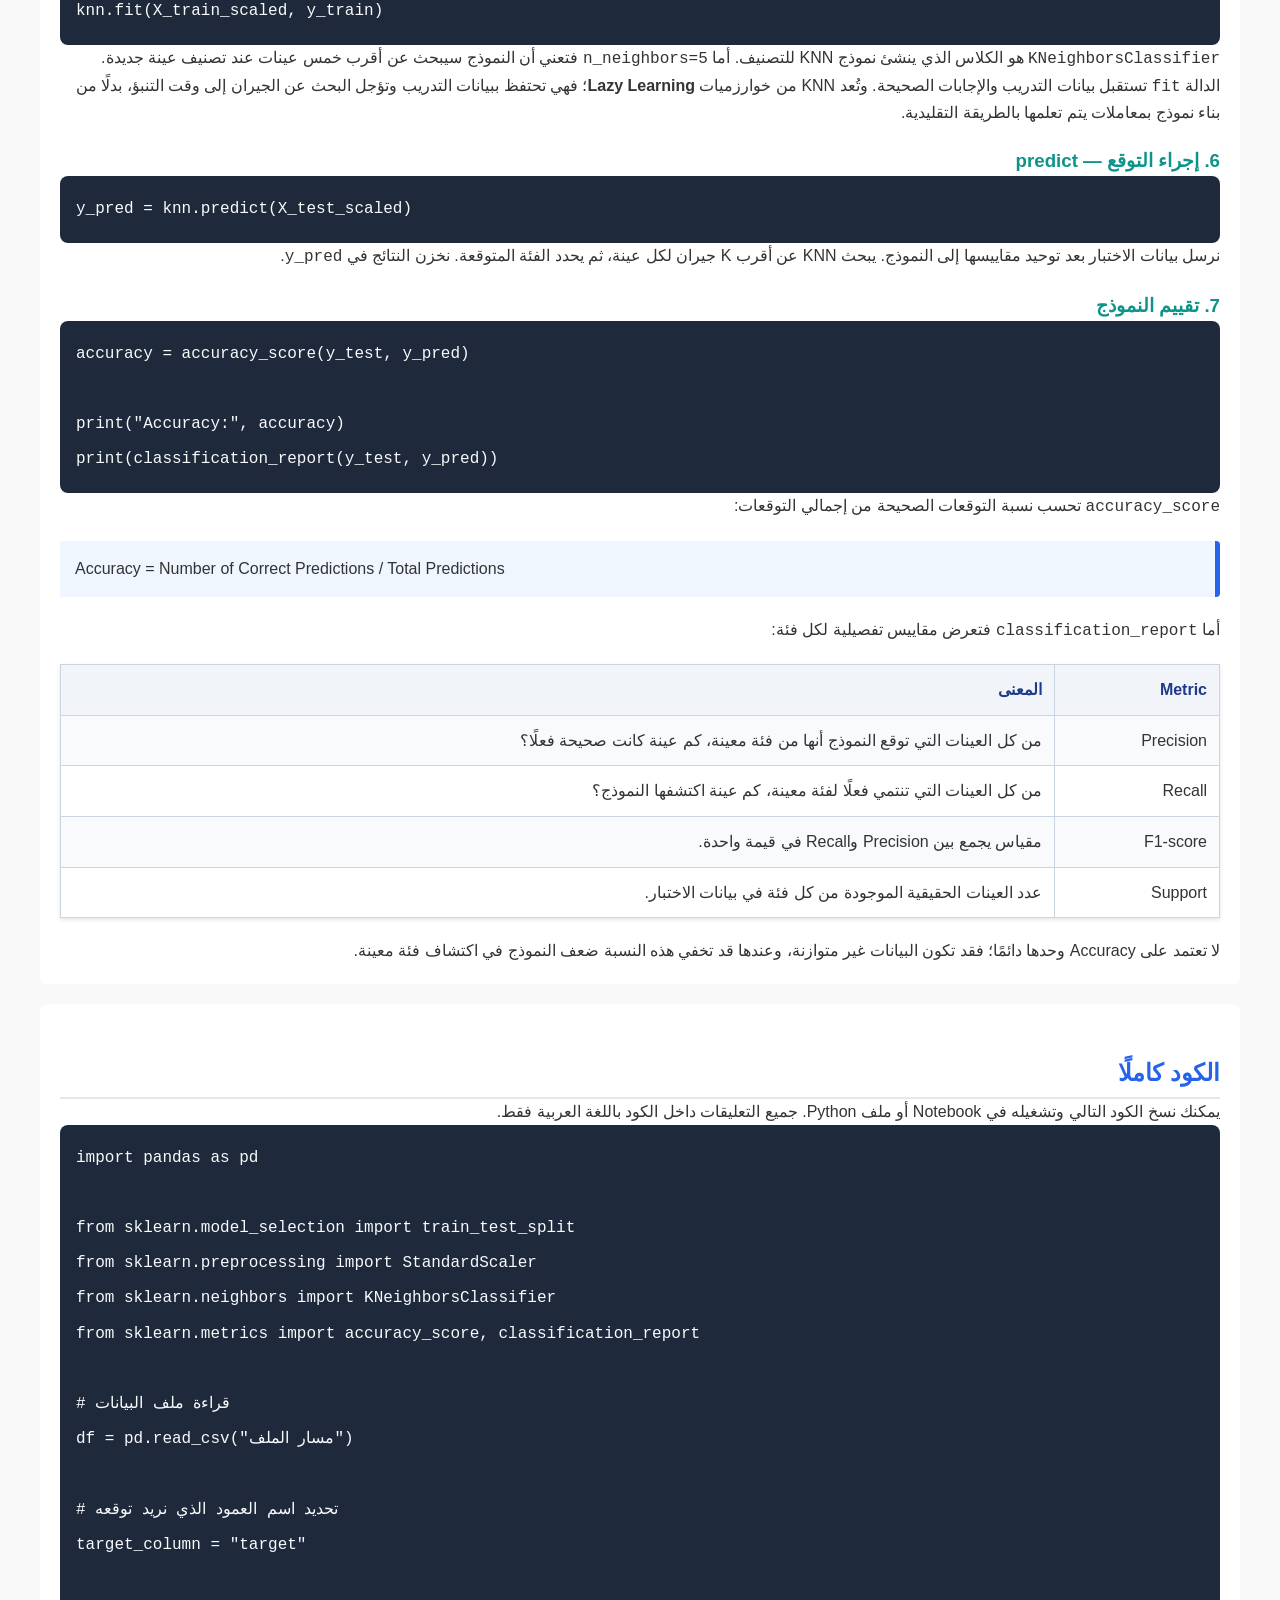
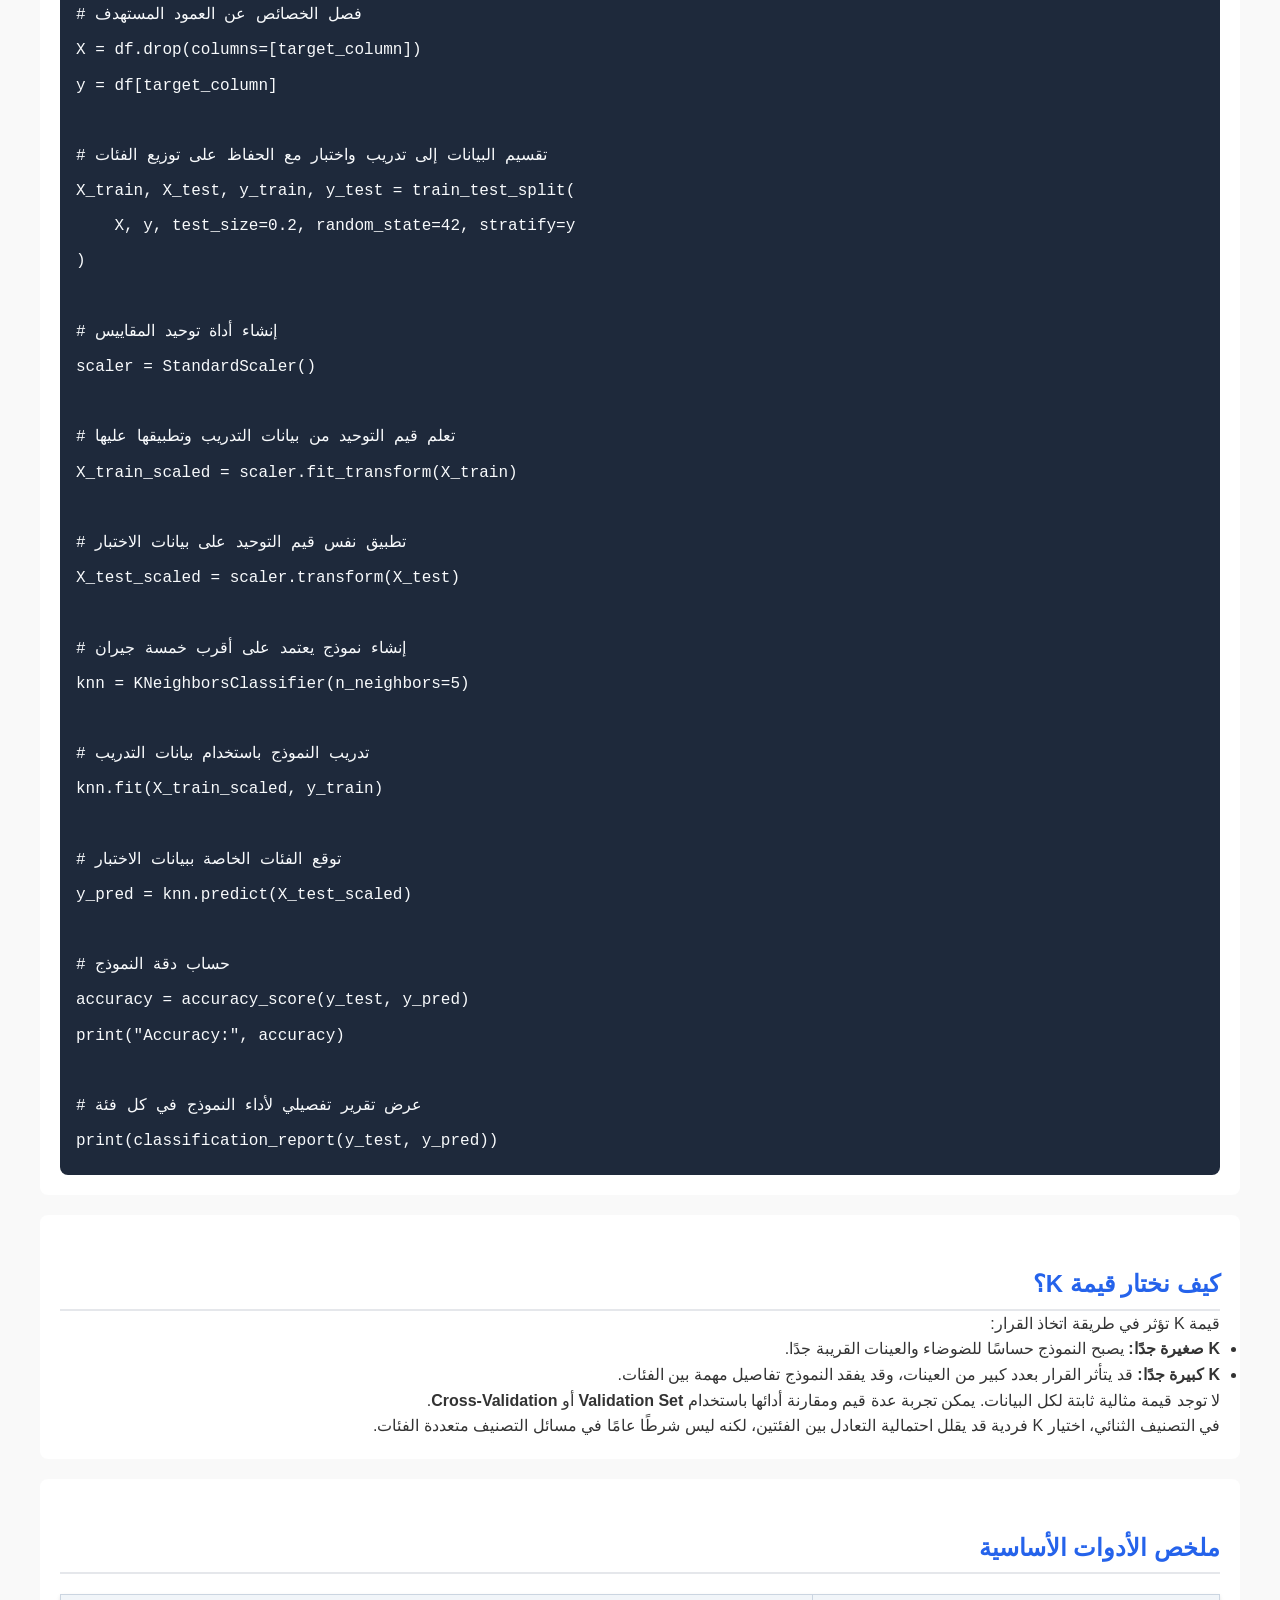
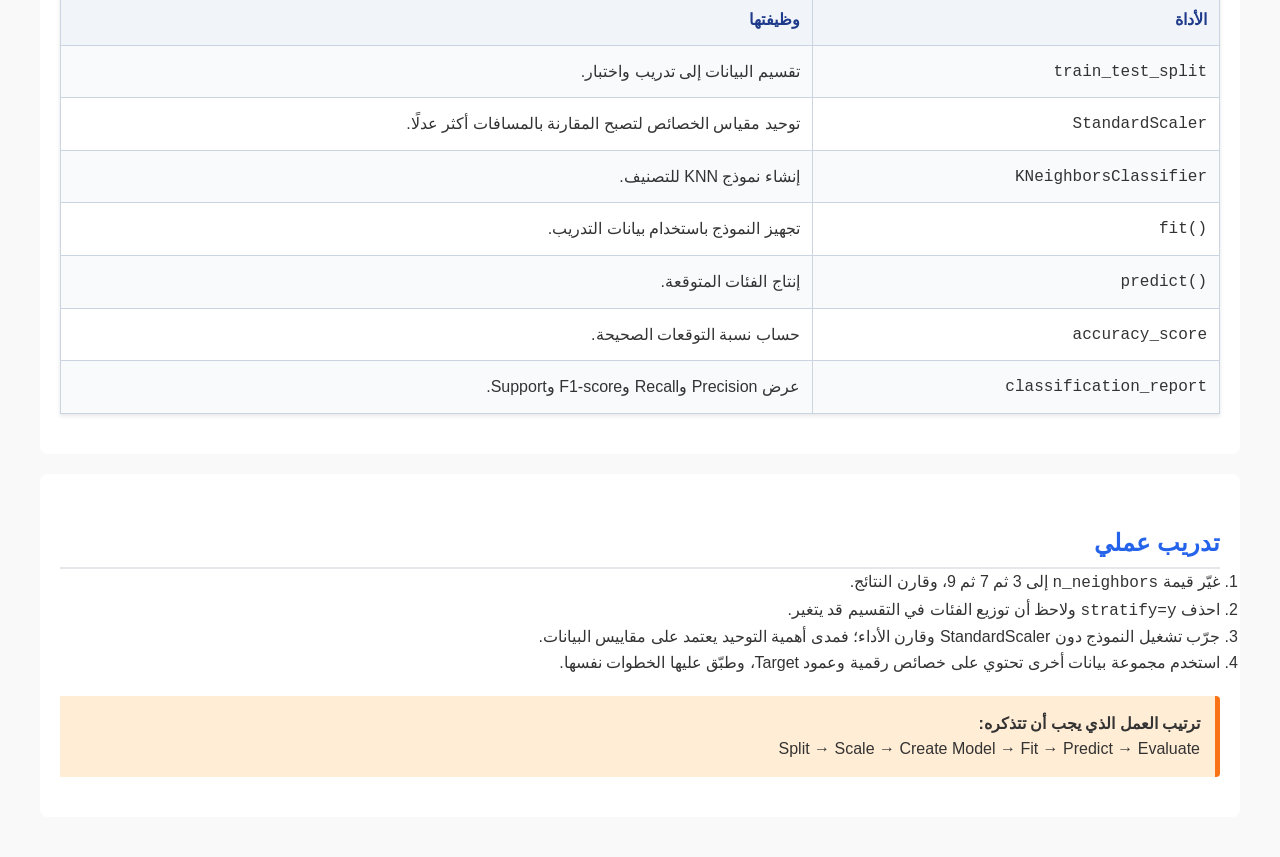
<file: knn.html>
<!DOCTYPE html>
<html lang="ar" dir="rtl">
<head>
<meta charset="UTF-8"><meta name="viewport" content="width=device-width, initial-scale=1.0">
<title>Python Learning</title>
<link rel="stylesheet" href="menu.css">

<style>
        body { font-family: 'Arial', sans-serif; line-height: 1.6; color: #333; margin: 40px; background-color: #f9f9f9; }
        h2 { color: #2563eb; margin-top: 30px; border-bottom: 2px solid #e5e7eb; padding-bottom: 5px; }
        h3 { color: #0d9488; margin-top: 20px; }
        table { width: 100%; border-collapse: collapse; margin: 20px 0; background-color: #fff; box-shadow: 0 2px 4px rgba(0,0,0,0.1); }
        th, td { border: 1px solid #cbd5e1; padding: 12px; text-align: right; }
        th { background-color: #f1f5f9; color: #1e3a8a; font-weight: bold; }
        tr:nth-child(even) { background-color: #f8fafc; }
        pre{background:#1e293b;color:#f8fafc;padding:16px;border-radius:8px;overflow-x:auto;font-family: Consolas, "Courier New",monospace;text-align:left;direction:ltr;unicode-bidi:embed;white-space:pre;tab-size:4; line-height: 2.2}
        code{font-family:Consolas,"Courier New",monospace;direction:ltr;unicode-bidi:embed}
        .comment { color: #64748b; font-style: italic; }
        .keyword { color: #f43f5e; font-weight: bold; }
        .important { background-color: #ffedd5; border-right: 5px solid #f97316; padding: 15px; margin: 20px 0; border-radius: 0 4px 4px 0; }
        .exercise { background-color: #f0fdf4; border-right: 5px solid #22c55e; padding: 15px; margin: 20px 0; border-radius: 0 4px 4px 0; }
        .error-box { background-color: #fef2f2; border-right: 5px solid #ef4444; padding: 15px; margin: 20px 0; border-radius: 0 4px 4px 0; }
        .nav-box { background-color: #eff6ff; border: 1px solid #bfdbfe; padding: 20px; border-radius: 8px; margin-bottom: 30px; }
        .nav-box ul { list-style: none; padding: 0; }
        .nav-box li { margin: 8px 0; }
        .nav-box a { color: #2563eb; text-decoration: none; font-weight: bold; }
        .nav-box a:hover { text-decoration: underline; }
.card{background:#fff;padding:20px;margin:20px 0;border-radius:8px}
.note{background:#eff6ff;border-right:5px solid #2563eb;padding:15px;margin:20px 0;border-radius:0 4px 4px 0}
.warning{background:#ffedd5;border-right:5px solid #f97316;padding:15px;margin:20px 0;border-radius:0 4px 4px 0}
.ltr{direction:ltr;text-align:left}
</style>
</head>
<body><div class="container">
<header>
        <button id="menuBtn" >|||</button>
        <h1>KNN | Machine Learning</h1>   
        <div id="sidebar">
            <p class="hhh">Python Learning</p>
            <a href="index.html" target="_self">Python basics</a>
            <a href="oop.html" target="_self">OOP</a>
            <a href="eda.html" target="_self">EDA</a>
            <a href="d_t.html" target="_self">D_Tree Algorithm</a>
            <a href="linear_regression.html" target="_self">linear_R Algorithm</a>
            <a href="logistic_regression.html" target="_self">logistic_R Algorithm</a>
        </div>
        <div ID="overlay"></div>
    </header>

<div class="card">
<h2>ما هي خوارزمية KNN؟</h2>
<p>خوارزمية <b>K-Nearest Neighbors</b> من خوارزميات <b>Supervised Machine Learning</b>، وتُستخدم في التصنيف <b>Classification</b> وأحيانًا في التنبؤ بالقيم <b>Regression</b>.</p>
<p>فكرتها: عندما تصل عينة جديدة لا نعرف فئتها، نحسب المسافة بينها وبين عينات التدريب، ثم نختار أقرب K عينات. الفئة الأكثر تكرارًا بين هؤلاء الجيران هي الفئة المتوقعة للعينة الجديدة.</p>
<div class="note"><b>مثال:</b> إذا كانت K = 5، وكانت أقرب خمس عينات تتضمن ثلاث عينات من الفئة A وعينتين من الفئة B، فسيصنف النموذج العينة الجديدة على أنها A.</div>
</div>

<div class="card">
<h2>خطوات بناء النموذج</h2>
<ol>
<li><b>تجهيز البيانات:</b> نحدد Features (X)، وهي الأعمدة التي سيعتمد عليها النموذج، وTarget (y)، وهو العمود الذي نريد توقعه.</li>
<li><b>تقسيم البيانات:</b> نستخدم <code>train_test_split</code> لفصل بيانات التدريب عن بيانات الاختبار.</li>
<li><b>توحيد المقاييس:</b> نستخدم <code>StandardScaler</code> لأن KNN تعتمد على المسافات، فلا نريد أن يسيطر عمود أرقامه كبيرة على حساب المسافة.</li>
<li><b>إنشاء النموذج:</b> نستخدم <code>KNeighborsClassifier</code> ونحدد عدد الجيران K.</li>
<li><b>التدريب والتقييم:</b> نستخدم <code>fit</code> ثم <code>predict</code>، وبعدها نقيس الأداء بأدوات التقييم.</li>
</ol>
</div>

<div class="card">
<h2>التطبيق العملي باستخدام ملف CSV </h2>
<p>سنطبق الخطوات على ملف بيانات ترفعه إلى Kaggle Notebook. سنقرأ الملف باستخدام <code>pd.read_csv()</code>، ثم نحدد الأعمدة التي سيعتمد عليها النموذج والعمود الذي نريد توقعه. في المثال سنفترض أن اسم العمود المستهدف هو <code>target</code>، ويمكنك تغييره حسب ملفك.</p>

<h3>1. استيراد المكتبات</h3>
<pre><code>import pandas as pd

from sklearn.model_selection import train_test_split
from sklearn.preprocessing import StandardScaler
from sklearn.neighbors import KNeighborsClassifier
from sklearn.metrics import accuracy_score,<br>classification_report</code></pre>
<p>استوردنا الأدوات اللازمة لتحميل البيانات وتقسيمها وتوحيد مقاييسها وإنشاء النموذج ثم تقييمه.</p>

<h3>2. تحميل البيانات وتحديد X و y</h3>
<pre><code># قراءة ملف البيانات  
df = pd.read_csv("مسار الملف")

# عرض أول خمس عينات ومعرفة أسماء الأعمدة
print(df.head())
print(df.columns)

# تحديد اسم العمود الذي نريد توقعه
target_column = "target"

# فصل الخصائص عن العمود المستهدف
X = df.drop(columns=[target_column])
y = df[target_column]

# عرض عينة من الخصائص والعمود المستهدف
print(X.head())
print(y.head())</code></pre>
<p><b>X</b> تحتوي على الأعمدة التي سيستخدمها النموذج للتوقع بعد استبعاد العمود المستهدف، أما <b>y</b> فتحتوي على الإجابة التي نريد من النموذج تعلم توقعها.</p>
<div class="note"><b>على Kaggle:</b> افتح لوحة <b>Input</b> داخل Notebook، وحدد ملف CSV ثم انسخ مساره وضعه داخل <code>pd.read_csv()</code>. غيّر <code>target</code> إلى اسم العمود الذي تريد توقعه كما يظهر تمامًا في <code>df.columns</code>.</div>
<div class="warning"><b>قبل تطبيق KNN:</b> يجب أن تكون الأعمدة الموجودة في X رقمية. إذا احتوت على نصوص أو فئات مثل أسماء المدن أو أنواع المنتجات، فستحتاج إلى تحويلها إلى أرقام. كذلك عالج القيم المفقودة قبل التدريب.</div>

<h3>3. تقسيم البيانات — train_test_split</h3>
<pre><code>X_train, X_test, y_train, y_test = train_test_split(
    X,
    y,
    test_size=0.2,
    random_state=42,
    stratify=y
)</code></pre>
<ul>
<li><b>X_train:</b> الخصائص التي سيتدرب عليها النموذج.</li><li><b>X_test:</b> الخصائص التي سنختبر النموذج عليها.</li>
<li><b>y_train:</b> الإجابات الصحيحة لبيانات التدريب.</li><li><b>y_test:</b> الإجابات الصحيحة التي سنقارن بها توقعات النموذج.</li>
<li><b>test_size=0.2:</b> تخصيص 20% للاختبار و80% للتدريب.</li>
<li><b>random_state=42:</b> تثبيت طريقة التقسيم حتى نحصل على نفس النتائج عند إعادة التشغيل.</li>
<li><b>stratify=y:</b> الحفاظ قدر الإمكان على نفس نسبة الفئات في مجموعتي التدريب والاختبار.</li>
</ul>
<div class="warning"><b>مهم:</b> لا ندرّب النموذج على بيانات الاختبار؛ فهي مخصصة لتقييمه على بيانات لم يرها أثناء التدريب.</div>

<h3>4. توحيد المقاييس — StandardScaler</h3>
<pre><code>scaler = StandardScaler()

X_train_scaled = scaler.fit_transform(X_train)
X_test_scaled = scaler.transform(X_test)</code></pre>
<p>KNN تقارن العينات عن طريق المسافة. إذا كانت قيم Feature ما بين 0 و1، بينما قيم Feature أخرى بين 0 و1000، فقد يؤثر العمود الأكبر بصورة غير عادلة في حساب المسافة.</p>
<ul><li><b>fit_transform:</b> يحسب المتوسط والانحراف المعياري من بيانات التدريب، ثم يحول بيانات التدريب.</li>
<li><b>transform:</b> يستخدم نفس القيم التي تعلمها من التدريب لتحويل بيانات الاختبار، دون حساب قيم جديدة منها.</li></ul>
<div class="note"><b>قاعدة لتجنب Data Leakage:</b> نستخدم <code>fit</code> أو <code>fit_transform</code> على X_train فقط. لا نعمل <code>fit</code> على X_test؛ حتى لا تدخل معلومات الاختبار في مرحلة تجهيز النموذج.</div>

<h3>5. إنشاء نموذج KNN وتدريبه</h3>
<pre><code>knn = KNeighborsClassifier(n_neighbors=5)

knn.fit(X_train_scaled, y_train)</code></pre>
<p><code>KNeighborsClassifier</code> هو الكلاس الذي ينشئ نموذج KNN للتصنيف. أما <code>n_neighbors=5</code> فتعني أن النموذج سيبحث عن أقرب خمس عينات عند تصنيف عينة جديدة.</p>
<p>الدالة <code>fit</code> تستقبل بيانات التدريب والإجابات الصحيحة. وتُعد KNN من خوارزميات <b>Lazy Learning</b>؛ فهي تحتفظ ببيانات التدريب وتؤجل البحث عن الجيران إلى وقت التنبؤ، بدلًا من بناء نموذج بمعاملات يتم تعلمها بالطريقة التقليدية.</p>

<h3>6. إجراء التوقع — predict</h3>
<pre><code>y_pred = knn.predict(X_test_scaled)</code></pre>
<p>نرسل بيانات الاختبار بعد توحيد مقاييسها إلى النموذج. يبحث KNN عن أقرب K جيران لكل عينة، ثم يحدد الفئة المتوقعة. نخزن النتائج في <code>y_pred</code>.</p>

<h3>7. تقييم النموذج</h3>
<pre><code>accuracy = accuracy_score(y_test, y_pred)

print("Accuracy:", accuracy)
print(classification_report(y_test, y_pred))</code></pre>
<p><code>accuracy_score</code> تحسب نسبة التوقعات الصحيحة من إجمالي التوقعات:</p>
<div class="note ltr">Accuracy = Number of Correct Predictions / Total Predictions</div>
<p>أما <code>classification_report</code> فتعرض مقاييس تفصيلية لكل فئة:</p>
<table><tr><th>Metric</th><th>المعنى</th></tr>
<tr><td>Precision</td><td>من كل العينات التي توقع النموذج أنها من فئة معينة، كم عينة كانت صحيحة فعلًا؟</td></tr>
<tr><td>Recall</td><td>من كل العينات التي تنتمي فعلًا لفئة معينة، كم عينة اكتشفها النموذج؟</td></tr>
<tr><td>F1-score</td><td>مقياس يجمع بين Precision وRecall في قيمة واحدة.</td></tr>
<tr><td>Support</td><td>عدد العينات الحقيقية الموجودة من كل فئة في بيانات الاختبار.</td></tr></table>
<p>لا تعتمد على Accuracy وحدها دائمًا؛ فقد تكون البيانات غير متوازنة، وعندها قد تخفي هذه النسبة ضعف النموذج في اكتشاف فئة معينة.</p>
</div>

<div class="card">
<h2>الكود كاملًا </h2>
<p>يمكنك نسخ الكود التالي وتشغيله في Notebook أو ملف Python. جميع التعليقات داخل الكود باللغة العربية فقط.</p>
<pre><code>import pandas as pd

from sklearn.model_selection import train_test_split
from sklearn.preprocessing import StandardScaler
from sklearn.neighbors import KNeighborsClassifier
from sklearn.metrics import accuracy_score, classification_report

# قراءة ملف البيانات  
df = pd.read_csv("مسار الملف")

# تحديد اسم العمود الذي نريد توقعه
target_column = "target"

# فصل الخصائص عن العمود المستهدف
X = df.drop(columns=[target_column])
y = df[target_column]

# تقسيم البيانات إلى تدريب واختبار مع الحفاظ على توزيع الفئات
X_train, X_test, y_train, y_test = train_test_split(
    X, y, test_size=0.2, random_state=42, stratify=y
)

# إنشاء أداة توحيد المقاييس
scaler = StandardScaler()

# تعلم قيم التوحيد من بيانات التدريب وتطبيقها عليها
X_train_scaled = scaler.fit_transform(X_train)

# تطبيق نفس قيم التوحيد على بيانات الاختبار
X_test_scaled = scaler.transform(X_test)

# إنشاء نموذج يعتمد على أقرب خمسة جيران
knn = KNeighborsClassifier(n_neighbors=5)

# تدريب النموذج باستخدام بيانات التدريب
knn.fit(X_train_scaled, y_train)

# توقع الفئات الخاصة ببيانات الاختبار
y_pred = knn.predict(X_test_scaled)

# حساب دقة النموذج
accuracy = accuracy_score(y_test, y_pred)
print("Accuracy:", accuracy)

# عرض تقرير تفصيلي لأداء النموذج في كل فئة
print(classification_report(y_test, y_pred))</code></pre>
</div>

<div class="card">
<h2>كيف نختار قيمة K؟</h2>
<p>قيمة K تؤثر في طريقة اتخاذ القرار:</p>
<ul><li><b>K صغيرة جدًا:</b> يصبح النموذج حساسًا للضوضاء والعينات القريبة جدًا.</li>
<li><b>K كبيرة جدًا:</b> قد يتأثر القرار بعدد كبير من العينات، وقد يفقد النموذج تفاصيل مهمة بين الفئات.</li></ul>
<p>لا توجد قيمة مثالية ثابتة لكل البيانات. يمكن تجربة عدة قيم ومقارنة أدائها باستخدام <b>Validation Set</b> أو <b>Cross-Validation</b>.</p>
<p>في التصنيف الثنائي، اختيار K فردية قد يقلل احتمالية التعادل بين الفئتين، لكنه ليس شرطًا عامًا في مسائل التصنيف متعددة الفئات.</p>
</div>

<div class="card">
<h2>ملخص الأدوات الأساسية</h2>
<table><tr><th>الأداة</th><th>وظيفتها</th></tr>
<tr><td><code>train_test_split</code></td><td>تقسيم البيانات إلى تدريب واختبار.</td></tr>
<tr><td><code>StandardScaler</code></td><td>توحيد مقياس الخصائص لتصبح المقارنة بالمسافات أكثر عدلًا.</td></tr>
<tr><td><code>KNeighborsClassifier</code></td><td>إنشاء نموذج KNN للتصنيف.</td></tr>
<tr><td><code>fit()</code></td><td>تجهيز النموذج باستخدام بيانات التدريب.</td></tr>
<tr><td><code>predict()</code></td><td>إنتاج الفئات المتوقعة.</td></tr>
<tr><td><code>accuracy_score</code></td><td>حساب نسبة التوقعات الصحيحة.</td></tr>
<tr><td><code>classification_report</code></td><td>عرض Precision وRecall وF1-score وSupport.</td></tr></table>
</div>

<div class="card">
<h2>تدريب عملي</h2>
<ol>
<li>غيّر قيمة <code>n_neighbors</code> إلى 3 ثم 7 ثم 9، وقارن النتائج.</li>
<li>احذف <code>stratify=y</code> ولاحظ أن توزيع الفئات في التقسيم قد يتغير.</li>
<li>جرّب تشغيل النموذج دون StandardScaler وقارن الأداء؛ فمدى أهمية التوحيد يعتمد على مقاييس البيانات.</li>
<li>استخدم مجموعة بيانات أخرى تحتوي على خصائص رقمية وعمود Target، وطبّق عليها الخطوات نفسها.</li>
</ol>
<div class="warning"><b>ترتيب العمل الذي يجب أن تتذكره:</b><br><span class="ltr">Split → Scale → Create Model → Fit → Predict → Evaluate</span></div>
</div>
</div><script src="app.js"></script>
</body></html>
</file>
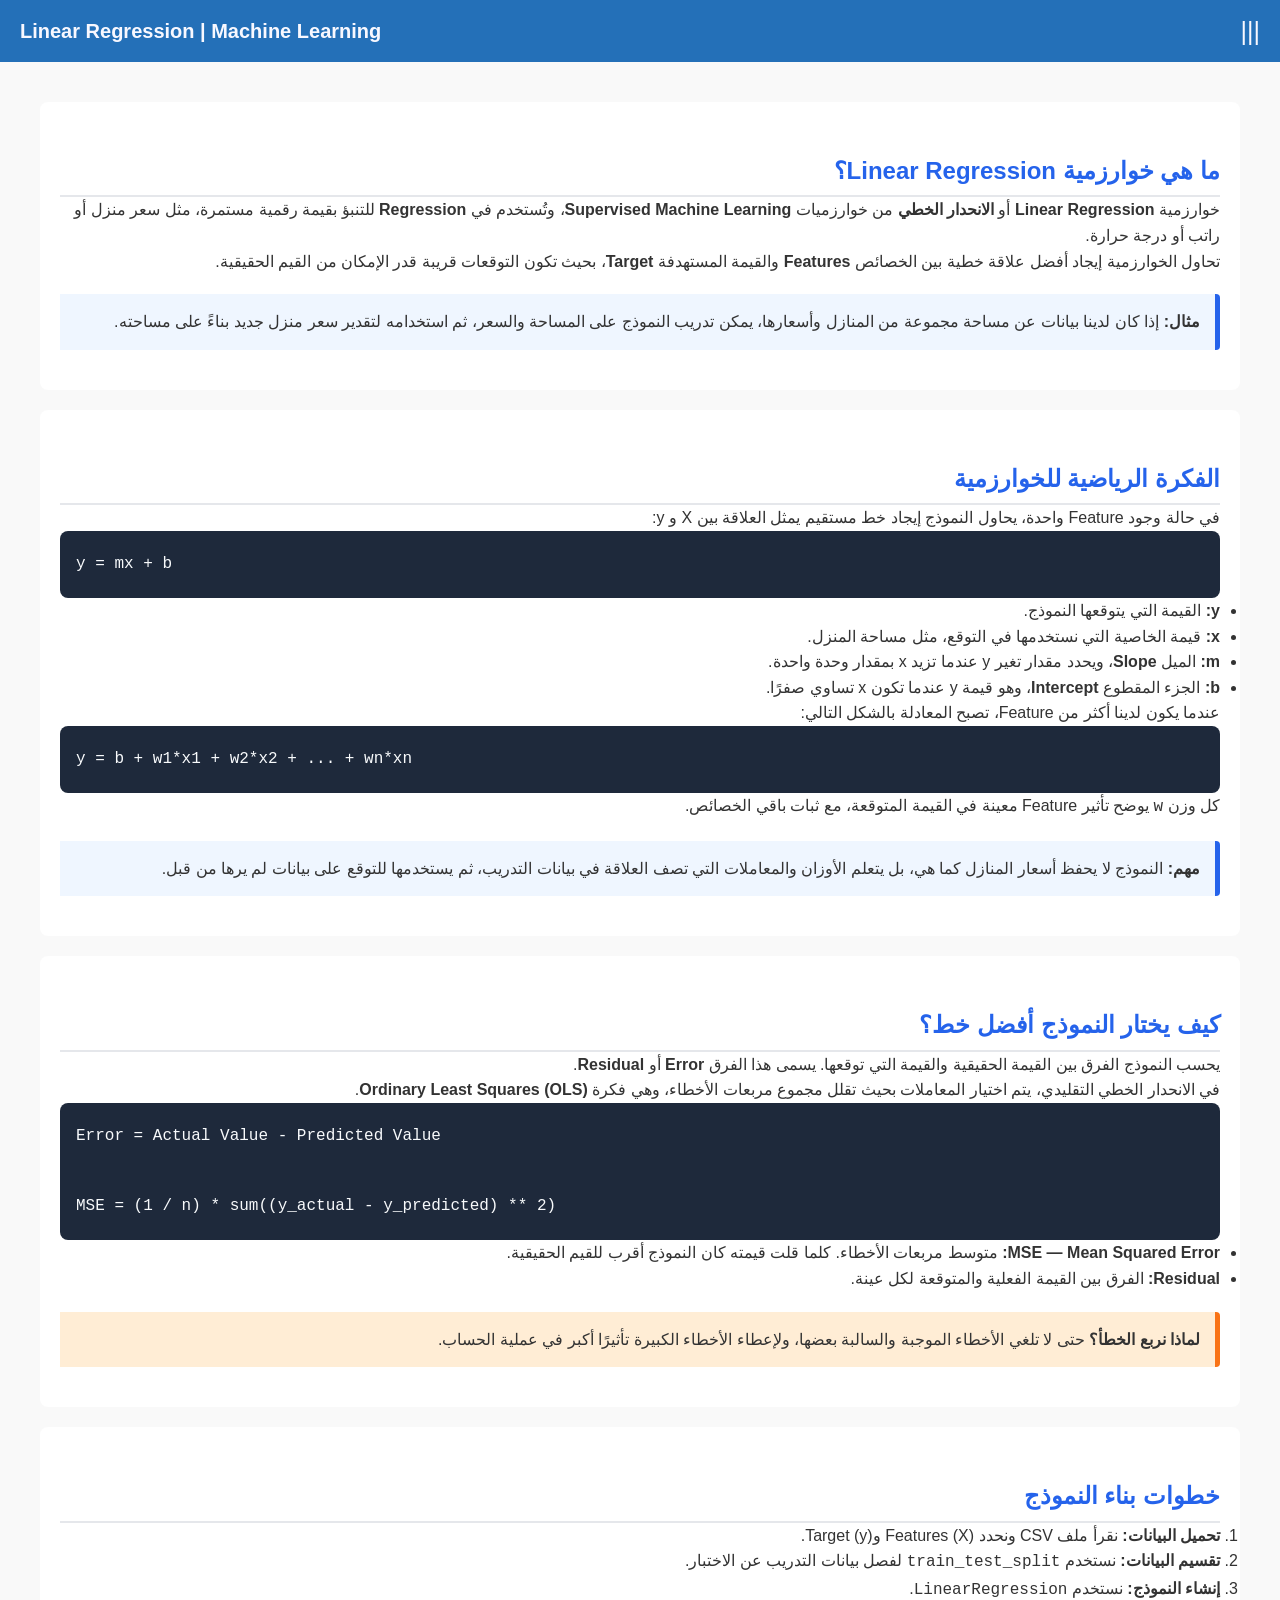
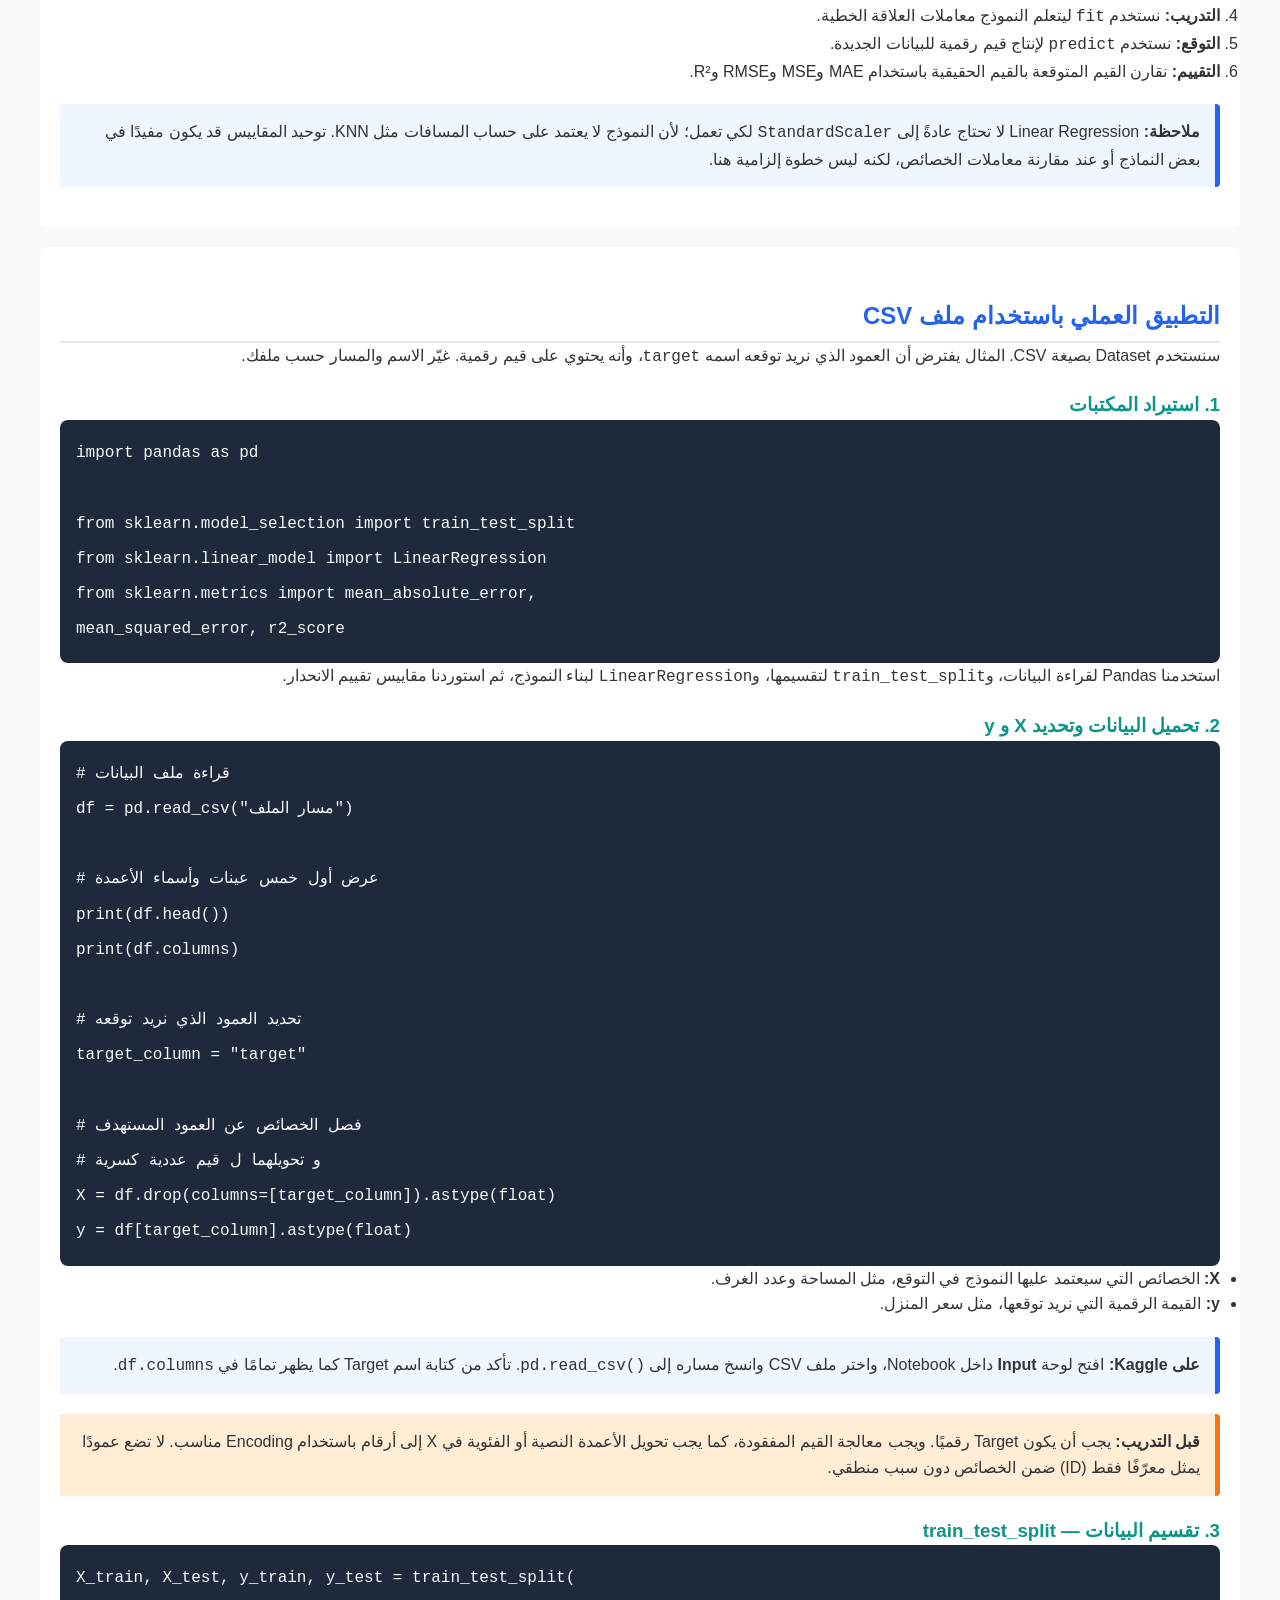
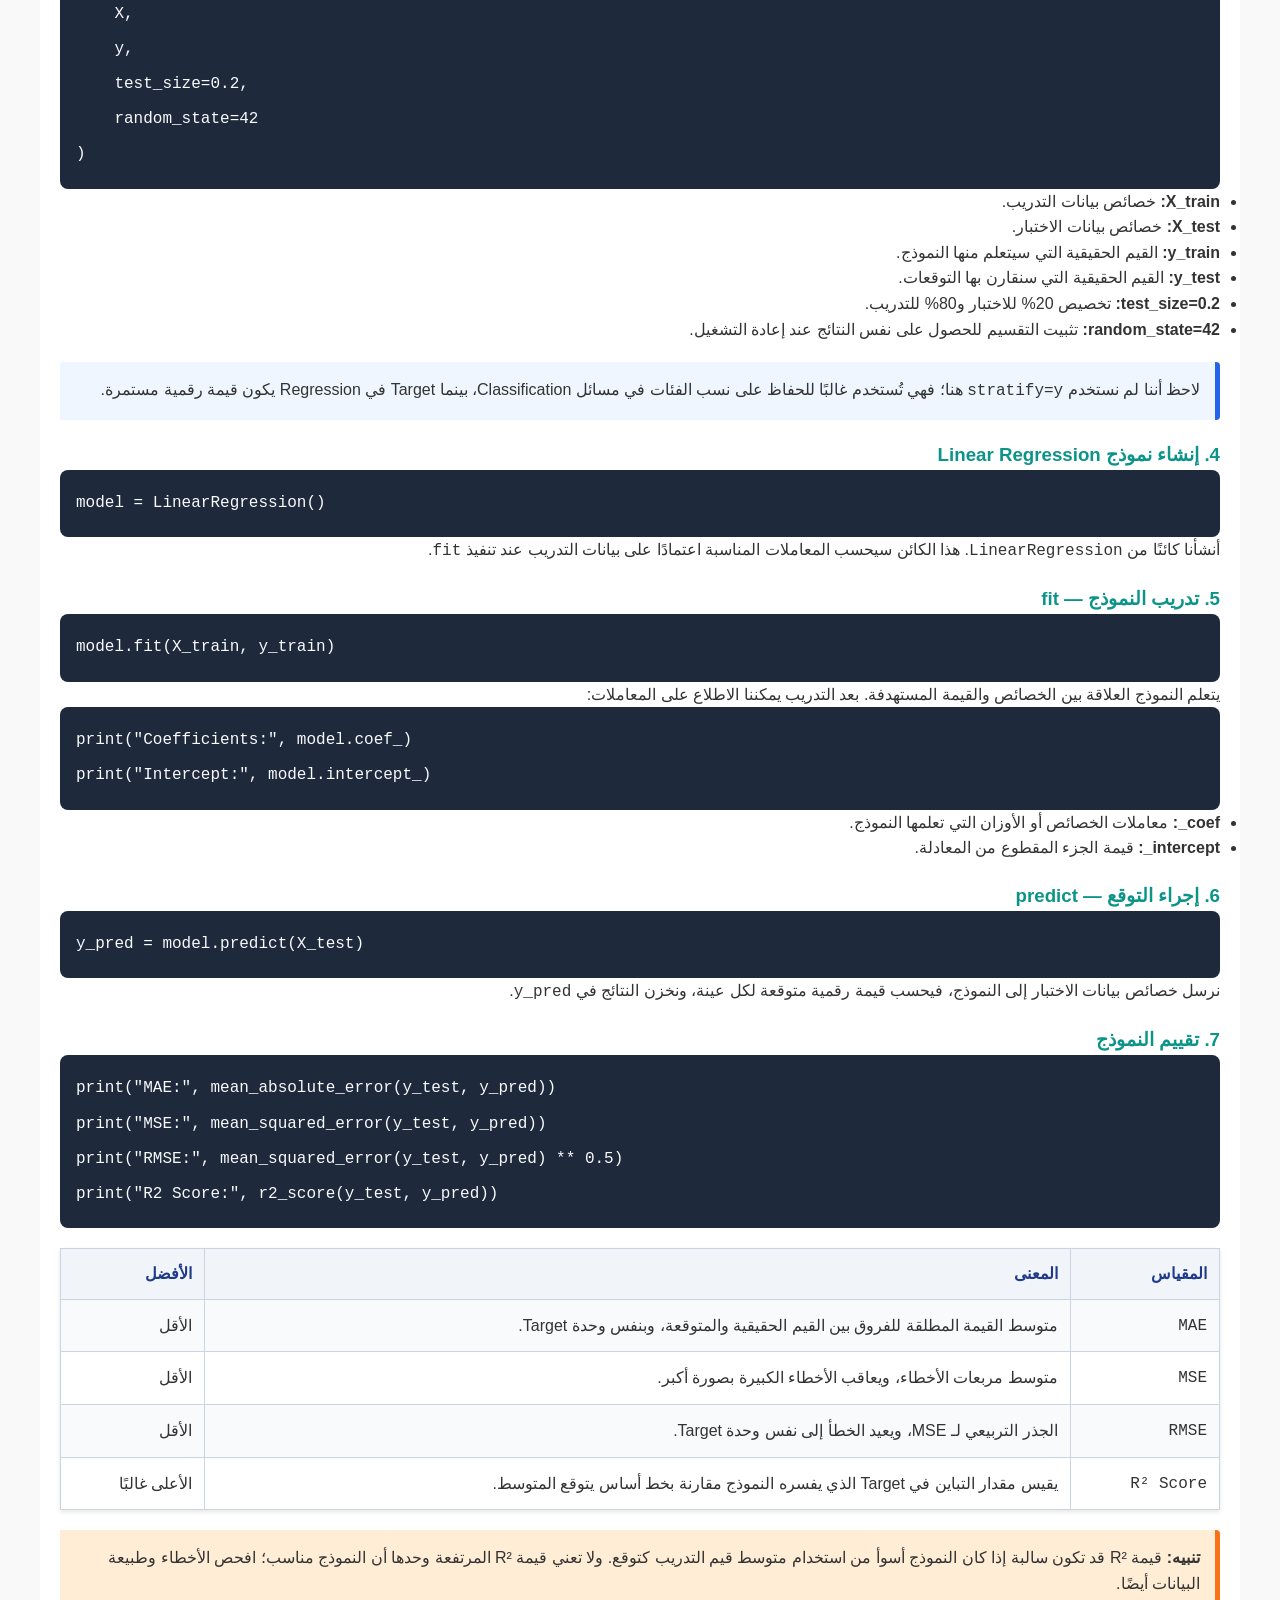
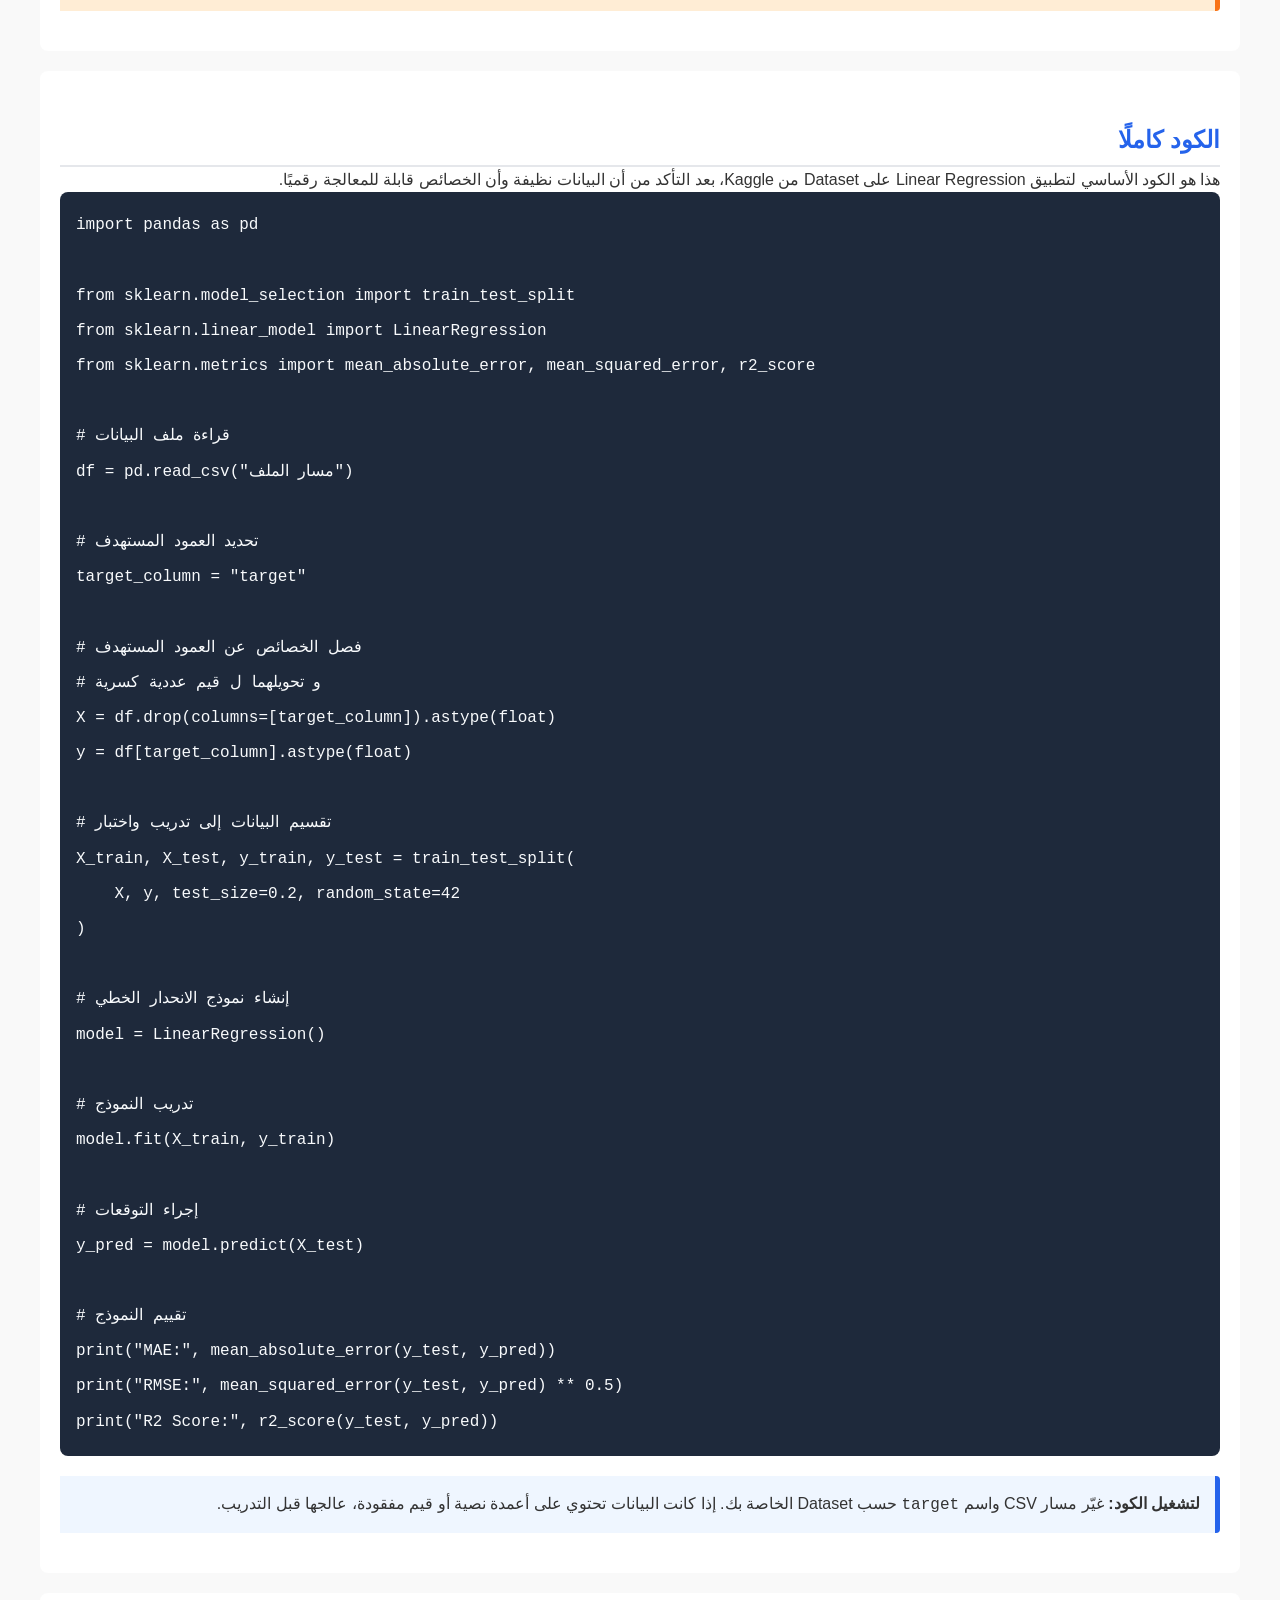
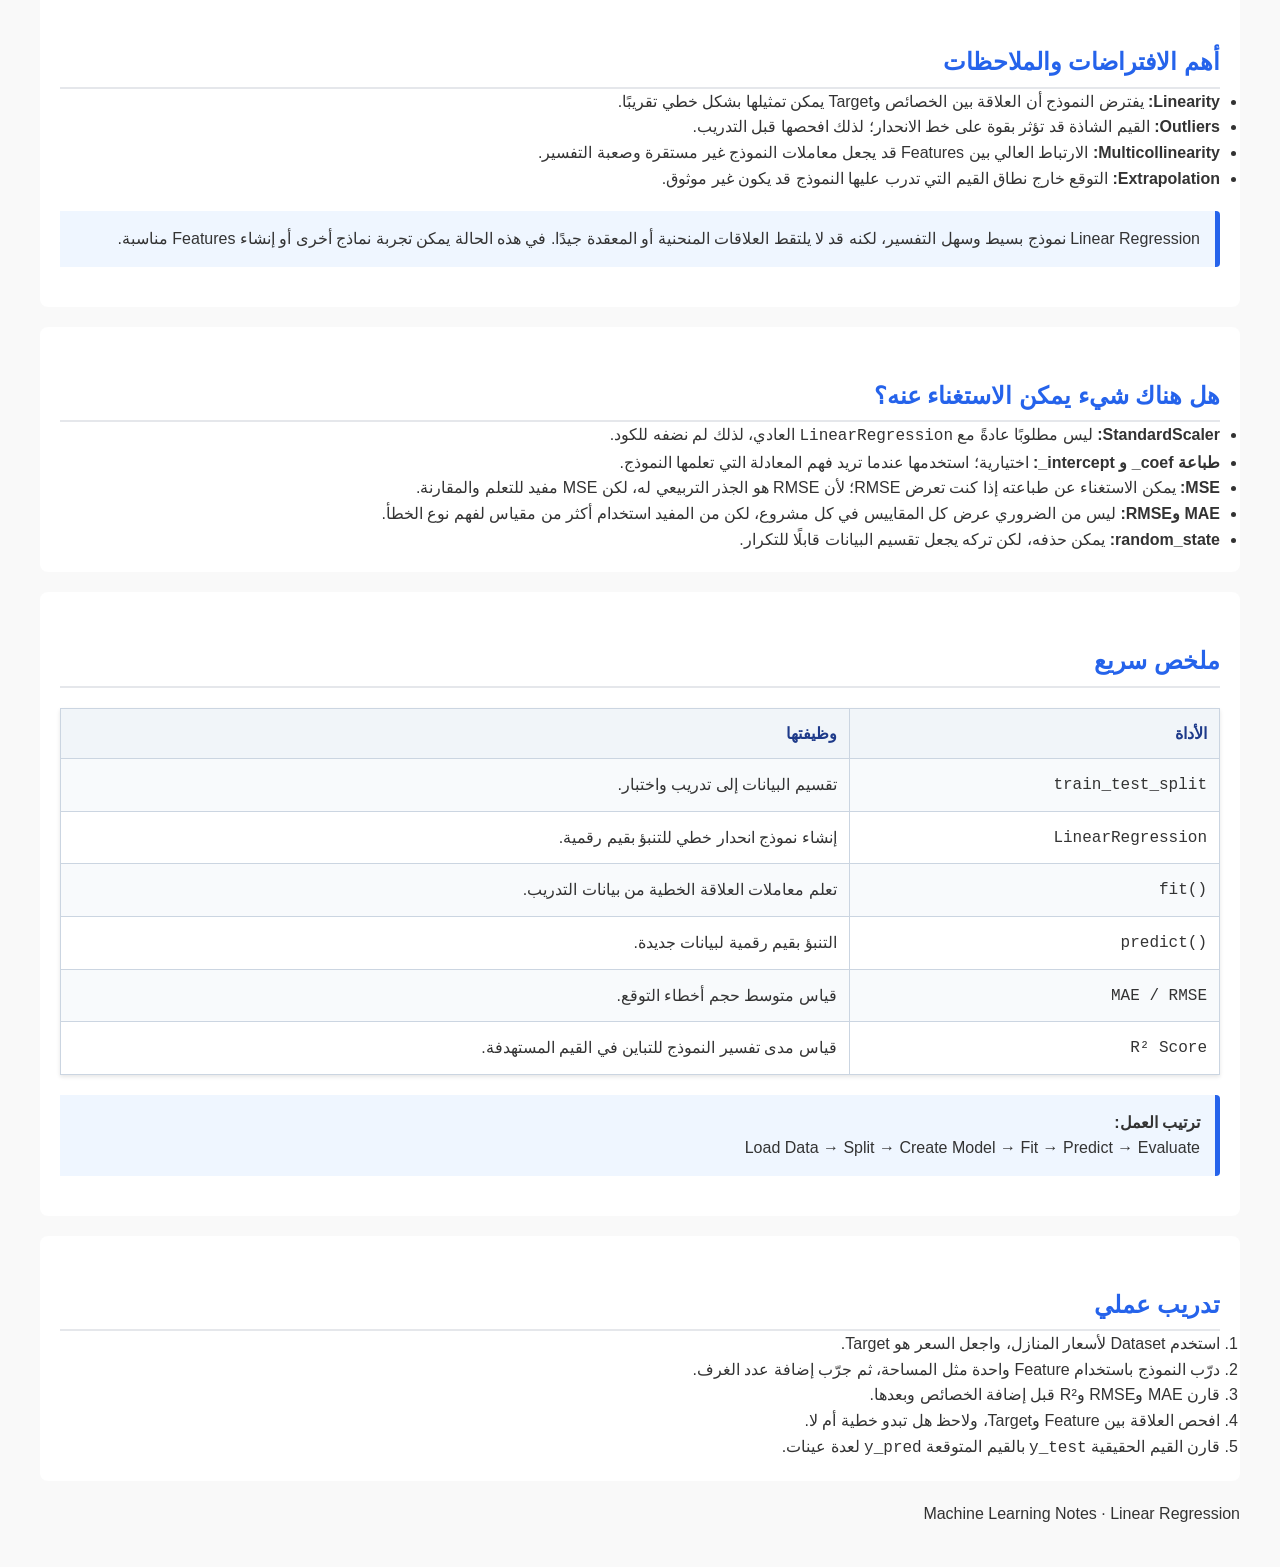
<file: linear_regression.html>
<!DOCTYPE html>
<html lang="ar" dir="rtl">
<head>
<meta charset="UTF-8"><meta name="viewport" content="width=device-width, initial-scale=1.0">
<title>Python Learning</title>
<link rel="stylesheet" href="menu.css">

<style>
        body { font-family: 'Arial', sans-serif; line-height: 1.6; color: #333; margin: 40px; background-color: #f9f9f9; }
        h2 { color: #2563eb; margin-top: 30px; border-bottom: 2px solid #e5e7eb; padding-bottom: 5px; }
        h3 { color: #0d9488; margin-top: 20px; }
        table { width: 100%; border-collapse: collapse; margin: 20px 0; background-color: #fff; box-shadow: 0 2px 4px rgba(0,0,0,0.1); }
        th, td { border: 1px solid #cbd5e1; padding: 12px; text-align: right; }
        th { background-color: #f1f5f9; color: #1e3a8a; font-weight: bold; }
        tr:nth-child(even) { background-color: #f8fafc; }
        pre{background:#1e293b;color:#f8fafc;padding:16px;border-radius:8px;overflow-x:auto;font-family: Consolas, "Courier New",monospace;text-align:left;direction:ltr;unicode-bidi:embed;white-space:pre;tab-size:4 ; line-height: 2.2}
        code{font-family:Consolas,"Courier New",monospace;direction:ltr;unicode-bidi:embed}        .comment { color: #64748b; font-style: italic; }
        .keyword { color: #f43f5e; font-weight: bold; }
        .important { background-color: #ffedd5; border-right: 5px solid #f97316; padding: 15px; margin: 20px 0; border-radius: 0 4px 4px 0; }
        .exercise { background-color: #f0fdf4; border-right: 5px solid #22c55e; padding: 15px; margin: 20px 0; border-radius: 0 4px 4px 0; }
        .error-box { background-color: #fef2f2; border-right: 5px solid #ef4444; padding: 15px; margin: 20px 0; border-radius: 0 4px 4px 0; }
        .nav-box { background-color: #eff6ff; border: 1px solid #bfdbfe; padding: 20px; border-radius: 8px; margin-bottom: 30px; }
        .nav-box ul { list-style: none; padding: 0; }
        .nav-box li { margin: 8px 0; }
        .nav-box a { color: #2563eb; text-decoration: none; font-weight: bold; }
        .nav-box a:hover { text-decoration: underline; }
.card{background:#fff;padding:20px;margin:20px 0;border-radius:8px}
.note{background:#eff6ff;border-right:5px solid #2563eb;padding:15px;margin:20px 0;border-radius:0 4px 4px 0}
.warning{background:#ffedd5;border-right:5px solid #f97316;padding:15px;margin:20px 0;border-radius:0 4px 4px 0}
.ltr{direction:ltr;text-align:left}
</style>
</head>
<body>
<div class="container">
<header>
        <button id="menuBtn" >|||</button>
        <h1>Linear Regression | Machine Learning</h1>   
        <div id="sidebar">
            <p class="hhh">Python Learning</p>
            <a href="index.html" target="_self">Python basics</a>
            <a href="oop.html" target="_self">OOP</a>
            <a href="eda.html" target="_self">EDA</a>
            <a href="knn.html" target="_self">KNN Algorithm</a>
            <a href="d_t.html" target="_self">D_Tree Algorithm</a>
            <a href="logistic_regression.html" target="_self">logistic_R Algorithm</a>
        </div>
        <div ID="overlay"></div>
    </header>

<div class="card">
<h2>ما هي خوارزمية Linear Regression؟</h2>
<p>خوارزمية <b>Linear Regression</b> أو <b>الانحدار الخطي</b> من خوارزميات <b>Supervised Machine Learning</b>، وتُستخدم في <b>Regression</b> للتنبؤ بقيمة رقمية مستمرة، مثل سعر منزل أو راتب أو درجة حرارة.</p>
<p>تحاول الخوارزمية إيجاد أفضل علاقة خطية بين الخصائص <b>Features</b> والقيمة المستهدفة <b>Target</b>، بحيث تكون التوقعات قريبة قدر الإمكان من القيم الحقيقية.</p>
<div class="note"><b>مثال:</b> إذا كان لدينا بيانات عن مساحة مجموعة من المنازل وأسعارها، يمكن تدريب النموذج على المساحة والسعر، ثم استخدامه لتقدير سعر منزل جديد بناءً على مساحته.</div>
</div>

<div class="card">
<h2>الفكرة الرياضية للخوارزمية</h2>
<p>في حالة وجود Feature واحدة، يحاول النموذج إيجاد خط مستقيم يمثل العلاقة بين X و y:</p>
<pre><code>y = mx + b</code></pre>
<ul>
<li><b>y:</b> القيمة التي يتوقعها النموذج.</li>
<li><b>x:</b> قيمة الخاصية التي نستخدمها في التوقع، مثل مساحة المنزل.</li>
<li><b>m:</b> الميل <b>Slope</b>، ويحدد مقدار تغير y عندما تزيد x بمقدار وحدة واحدة.</li>
<li><b>b:</b> الجزء المقطوع <b>Intercept</b>، وهو قيمة y عندما تكون x تساوي صفرًا.</li>
</ul>
<p>عندما يكون لدينا أكثر من Feature، تصبح المعادلة بالشكل التالي:</p>
<pre><code>y = b + w1*x1 + w2*x2 + ... + wn*xn</code></pre>
<p>كل وزن <code>w</code> يوضح تأثير Feature معينة في القيمة المتوقعة، مع ثبات باقي الخصائص.</p>
<div class="note"><b>مهم:</b> النموذج لا يحفظ أسعار المنازل كما هي، بل يتعلم الأوزان والمعاملات التي تصف العلاقة في بيانات التدريب، ثم يستخدمها للتوقع على بيانات لم يرها من قبل.</div>
</div>

<div class="card">
<h2>كيف يختار النموذج أفضل خط؟</h2>
<p>يحسب النموذج الفرق بين القيمة الحقيقية والقيمة التي توقعها. يسمى هذا الفرق <b>Error</b> أو <b>Residual</b>.</p>
<p>في الانحدار الخطي التقليدي، يتم اختيار المعاملات بحيث تقلل مجموع مربعات الأخطاء، وهي فكرة <b>Ordinary Least Squares (OLS)</b>.</p>
<pre><code>Error = Actual Value - Predicted Value

MSE = (1 / n) * sum((y_actual - y_predicted) ** 2)</code></pre>
<ul>
<li><b>MSE — Mean Squared Error:</b> متوسط مربعات الأخطاء. كلما قلت قيمته كان النموذج أقرب للقيم الحقيقية.</li>
<li><b>Residual:</b> الفرق بين القيمة الفعلية والمتوقعة لكل عينة.</li>
</ul>
<div class="important"><b>لماذا نربع الخطأ؟</b> حتى لا تلغي الأخطاء الموجبة والسالبة بعضها، ولإعطاء الأخطاء الكبيرة تأثيرًا أكبر في عملية الحساب.</div>
</div>

<div class="card">
<h2>خطوات بناء النموذج</h2>
<ol>
<li><b>تحميل البيانات:</b> نقرأ ملف CSV ونحدد Features (X) وTarget (y).</li>
<li><b>تقسيم البيانات:</b> نستخدم <code>train_test_split</code> لفصل بيانات التدريب عن الاختبار.</li>
<li><b>إنشاء النموذج:</b> نستخدم <code>LinearRegression</code>.</li>
<li><b>التدريب:</b> نستخدم <code>fit</code> ليتعلم النموذج معاملات العلاقة الخطية.</li>
<li><b>التوقع:</b> نستخدم <code>predict</code> لإنتاج قيم رقمية للبيانات الجديدة.</li>
<li><b>التقييم:</b> نقارن القيم المتوقعة بالقيم الحقيقية باستخدام MAE وMSE وRMSE وR².</li>
</ol>
<div class="note"><b>ملاحظة:</b> Linear Regression لا تحتاج عادةً إلى <code>StandardScaler</code> لكي تعمل؛ لأن النموذج لا يعتمد على حساب المسافات مثل KNN. توحيد المقاييس قد يكون مفيدًا في بعض النماذج أو عند مقارنة معاملات الخصائص، لكنه ليس خطوة إلزامية هنا.</div>
</div>

<div class="card">
<h2>التطبيق العملي باستخدام ملف CSV </h2>
<p>سنستخدم Dataset بصيغة CSV. المثال يفترض أن العمود الذي نريد توقعه اسمه <code>target</code>، وأنه يحتوي على قيم رقمية. غيّر الاسم والمسار حسب ملفك.</p>
<h3>1. استيراد المكتبات</h3>
<pre><code>import pandas as pd

from sklearn.model_selection import train_test_split
from sklearn.linear_model import LinearRegression
from sklearn.metrics import mean_absolute_error,<br>mean_squared_error, r2_score</code></pre>
<p>استخدمنا Pandas لقراءة البيانات، و<code>train_test_split</code> لتقسيمها، و<code>LinearRegression</code> لبناء النموذج، ثم استوردنا مقاييس تقييم الانحدار.</p>

<h3>2. تحميل البيانات وتحديد X و y</h3>
<pre>
<code># قراءة ملف البيانات  
df = pd.read_csv("مسار الملف")

# عرض أول خمس عينات وأسماء الأعمدة
print(df.head())
print(df.columns)

# تحديد العمود الذي نريد توقعه
target_column = "target"

# فصل الخصائص عن العمود المستهدف
# و تحويلهما ل قيم عددية كسرية
X = df.drop(columns=[target_column]).astype(float)
y = df[target_column].astype(float)</code></pre>
<ul>
<li><b>X:</b> الخصائص التي سيعتمد عليها النموذج في التوقع، مثل المساحة وعدد الغرف.</li>
<li><b>y:</b> القيمة الرقمية التي نريد توقعها، مثل سعر المنزل.</li>
</ul>
<div class="note"><b>على Kaggle:</b> افتح لوحة <b>Input</b> داخل Notebook، واختر ملف CSV وانسخ مساره إلى <code>pd.read_csv()</code>. تأكد من كتابة اسم Target كما يظهر تمامًا في <code>df.columns</code>.</div>
<div class="warning"><b>قبل التدريب:</b> يجب أن يكون Target رقميًا. ويجب معالجة القيم المفقودة، كما يجب تحويل الأعمدة النصية أو الفئوية في X إلى أرقام باستخدام Encoding مناسب. لا تضع عمودًا يمثل معرّفًا فقط (ID) ضمن الخصائص دون سبب منطقي.</div>

<h3>3. تقسيم البيانات — train_test_split</h3>
<pre><code>X_train, X_test, y_train, y_test = train_test_split(
    X,
    y,
    test_size=0.2,
    random_state=42
)</code></pre>
<ul>
<li><b>X_train:</b> خصائص بيانات التدريب.</li>
<li><b>X_test:</b> خصائص بيانات الاختبار.</li>
<li><b>y_train:</b> القيم الحقيقية التي سيتعلم منها النموذج.</li>
<li><b>y_test:</b> القيم الحقيقية التي سنقارن بها التوقعات.</li>
<li><b>test_size=0.2:</b> تخصيص 20% للاختبار و80% للتدريب.</li>
<li><b>random_state=42:</b> تثبيت التقسيم للحصول على نفس النتائج عند إعادة التشغيل.</li>
</ul>
<div class="note">لاحظ أننا لم نستخدم <code>stratify=y</code> هنا؛ فهي تُستخدم غالبًا للحفاظ على نسب الفئات في مسائل Classification، بينما Target في Regression يكون قيمة رقمية مستمرة.</div>

<h3>4. إنشاء نموذج Linear Regression</h3>
<pre><code>model = LinearRegression()</code></pre>
<p>أنشأنا كائنًا من <code>LinearRegression</code>. هذا الكائن سيحسب المعاملات المناسبة اعتمادًا على بيانات التدريب عند تنفيذ <code>fit</code>.</p>

<h3>5. تدريب النموذج — fit</h3>
<pre><code>model.fit(X_train, y_train)</code></pre>
<p>يتعلم النموذج العلاقة بين الخصائص والقيمة المستهدفة. بعد التدريب يمكننا الاطلاع على المعاملات:</p>
<pre><code>print("Coefficients:", model.coef_)
print("Intercept:", model.intercept_)</code></pre>
<ul>
<li><b>coef_:</b> معاملات الخصائص أو الأوزان التي تعلمها النموذج.</li>
<li><b>intercept_:</b> قيمة الجزء المقطوع من المعادلة.</li>
</ul>

<h3>6. إجراء التوقع — predict</h3>
<pre><code>y_pred = model.predict(X_test)</code></pre>
<p>نرسل خصائص بيانات الاختبار إلى النموذج، فيحسب قيمة رقمية متوقعة لكل عينة، ونخزن النتائج في <code>y_pred</code>.</p>

<h3>7. تقييم النموذج</h3>
<pre><code>print("MAE:", mean_absolute_error(y_test, y_pred))
print("MSE:", mean_squared_error(y_test, y_pred))
print("RMSE:", mean_squared_error(y_test, y_pred) ** 0.5)
print("R2 Score:", r2_score(y_test, y_pred))</code></pre>
<table><tr><th>المقياس</th><th>المعنى</th><th>الأفضل</th></tr>
<tr><td><code>MAE</code></td><td>متوسط القيمة المطلقة للفروق بين القيم الحقيقية والمتوقعة، وبنفس وحدة Target.</td><td>الأقل</td></tr>
<tr><td><code>MSE</code></td><td>متوسط مربعات الأخطاء، ويعاقب الأخطاء الكبيرة بصورة أكبر.</td><td>الأقل</td></tr>
<tr><td><code>RMSE</code></td><td>الجذر التربيعي لـ MSE، ويعيد الخطأ إلى نفس وحدة Target.</td><td>الأقل</td></tr>
<tr><td><code>R² Score</code></td><td>يقيس مقدار التباين في Target الذي يفسره النموذج مقارنة بخط أساس يتوقع المتوسط.</td><td>الأعلى غالبًا</td></tr></table>
<div class="warning"><b>تنبيه:</b> قيمة R² قد تكون سالبة إذا كان النموذج أسوأ من استخدام متوسط قيم التدريب كتوقع. ولا تعني قيمة R² المرتفعة وحدها أن النموذج مناسب؛ افحص الأخطاء وطبيعة البيانات أيضًا.</div>
</div>

<div class="card">
<h2>الكود كاملًا </h2>
<p>هذا هو الكود الأساسي لتطبيق Linear Regression على Dataset من Kaggle، بعد التأكد من أن البيانات نظيفة وأن الخصائص قابلة للمعالجة رقميًا.</p>
<pre><code>import pandas as pd

from sklearn.model_selection import train_test_split
from sklearn.linear_model import LinearRegression
from sklearn.metrics import mean_absolute_error, mean_squared_error, r2_score

# قراءة ملف البيانات  
df = pd.read_csv("مسار الملف")

# تحديد العمود المستهدف
target_column = "target"

# فصل الخصائص عن العمود المستهدف
# و تحويلهما ل قيم عددية كسرية
X = df.drop(columns=[target_column]).astype(float)
y = df[target_column].astype(float)

# تقسيم البيانات إلى تدريب واختبار
X_train, X_test, y_train, y_test = train_test_split(
    X, y, test_size=0.2, random_state=42
)

# إنشاء نموذج الانحدار الخطي
model = LinearRegression()

# تدريب النموذج
model.fit(X_train, y_train)

# إجراء التوقعات
y_pred = model.predict(X_test)

# تقييم النموذج
print("MAE:", mean_absolute_error(y_test, y_pred))
print("RMSE:", mean_squared_error(y_test, y_pred) ** 0.5)
print("R2 Score:", r2_score(y_test, y_pred))</code></pre>
<div class="note"><b>لتشغيل الكود:</b> غيّر مسار CSV واسم <code>target</code> حسب Dataset الخاصة بك. إذا كانت البيانات تحتوي على أعمدة نصية أو قيم مفقودة، عالجها قبل التدريب.</div>
</div>

<div class="card">
<h2>أهم الافتراضات والملاحظات</h2>
<ul>
<li><b>Linearity:</b> يفترض النموذج أن العلاقة بين الخصائص وTarget يمكن تمثيلها بشكل خطي تقريبًا.</li>
<li><b>Outliers:</b> القيم الشاذة قد تؤثر بقوة على خط الانحدار؛ لذلك افحصها قبل التدريب.</li>
<li><b>Multicollinearity:</b> الارتباط العالي بين Features قد يجعل معاملات النموذج غير مستقرة وصعبة التفسير.</li>
<li><b>Extrapolation:</b> التوقع خارج نطاق القيم التي تدرب عليها النموذج قد يكون غير موثوق.</li>
</ul>
<div class="note">Linear Regression نموذج بسيط وسهل التفسير، لكنه قد لا يلتقط العلاقات المنحنية أو المعقدة جيدًا. في هذه الحالة يمكن تجربة نماذج أخرى أو إنشاء Features مناسبة.</div>
</div>

<div class="card">
<h2>هل هناك شيء يمكن الاستغناء عنه؟</h2>
<ul>
<li><b>StandardScaler:</b> ليس مطلوبًا عادةً مع <code>LinearRegression</code> العادي، لذلك لم نضفه للكود.</li>
<li><b>طباعة coef_ و intercept_:</b> اختيارية؛ استخدمها عندما تريد فهم المعادلة التي تعلمها النموذج.</li>
<li><b>MSE:</b> يمكن الاستغناء عن طباعته إذا كنت تعرض RMSE؛ لأن RMSE هو الجذر التربيعي له، لكن MSE مفيد للتعلم والمقارنة.</li>
<li><b>MAE وRMSE:</b> ليس من الضروري عرض كل المقاييس في كل مشروع، لكن من المفيد استخدام أكثر من مقياس لفهم نوع الخطأ.</li>
<li><b>random_state:</b> يمكن حذفه، لكن تركه يجعل تقسيم البيانات قابلًا للتكرار.</li>
</ul>
</div>

<div class="card">
<h2>ملخص سريع</h2>
<table><tr><th>الأداة</th><th>وظيفتها</th></tr>
<tr><td><code>train_test_split</code></td><td>تقسيم البيانات إلى تدريب واختبار.</td></tr>
<tr><td><code>LinearRegression</code></td><td>إنشاء نموذج انحدار خطي للتنبؤ بقيم رقمية.</td></tr>
<tr><td><code>fit()</code></td><td>تعلم معاملات العلاقة الخطية من بيانات التدريب.</td></tr>
<tr><td><code>predict()</code></td><td>التنبؤ بقيم رقمية لبيانات جديدة.</td></tr>
<tr><td><code>MAE / RMSE</code></td><td>قياس متوسط حجم أخطاء التوقع.</td></tr>
<tr><td><code>R² Score</code></td><td>قياس مدى تفسير النموذج للتباين في القيم المستهدفة.</td></tr></table>
<div class="note"><b>ترتيب العمل:</b><br><span class="ltr">Load Data → Split → Create Model → Fit → Predict → Evaluate</span></div>
</div>

<div class="card">
<h2>تدريب عملي</h2>
<ol>
<li>استخدم Dataset لأسعار المنازل، واجعل السعر هو Target.</li>
<li>درّب النموذج باستخدام Feature واحدة مثل المساحة، ثم جرّب إضافة عدد الغرف.</li>
<li>قارن MAE وRMSE وR² قبل إضافة الخصائص وبعدها.</li>
<li>افحص العلاقة بين Feature وTarget، ولاحظ هل تبدو خطية أم لا.</li>
<li>قارن القيم الحقيقية <code>y_test</code> بالقيم المتوقعة <code>y_pred</code> لعدة عينات.</li>
</ol>
</div>

<footer>Machine Learning Notes · Linear Regression</footer>
</div><script src="app.js"></script>
</body></html>
</file>
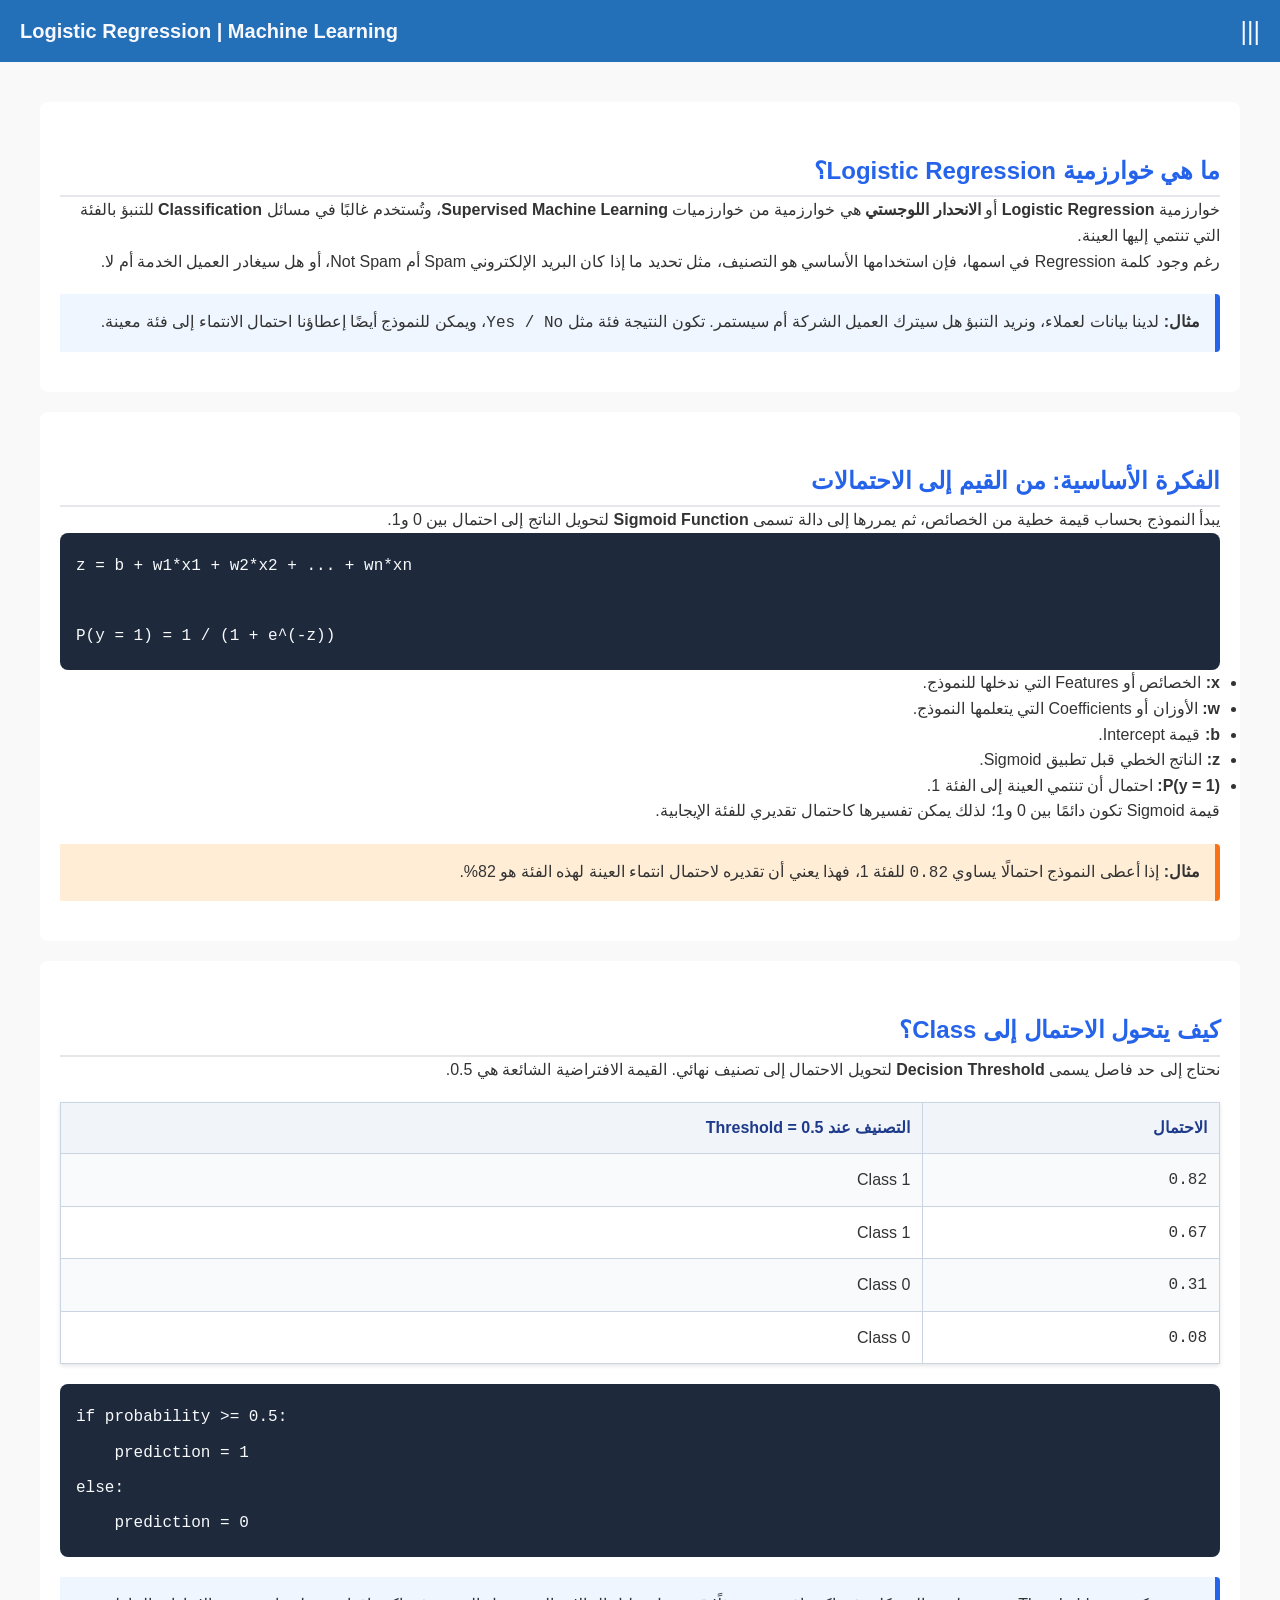
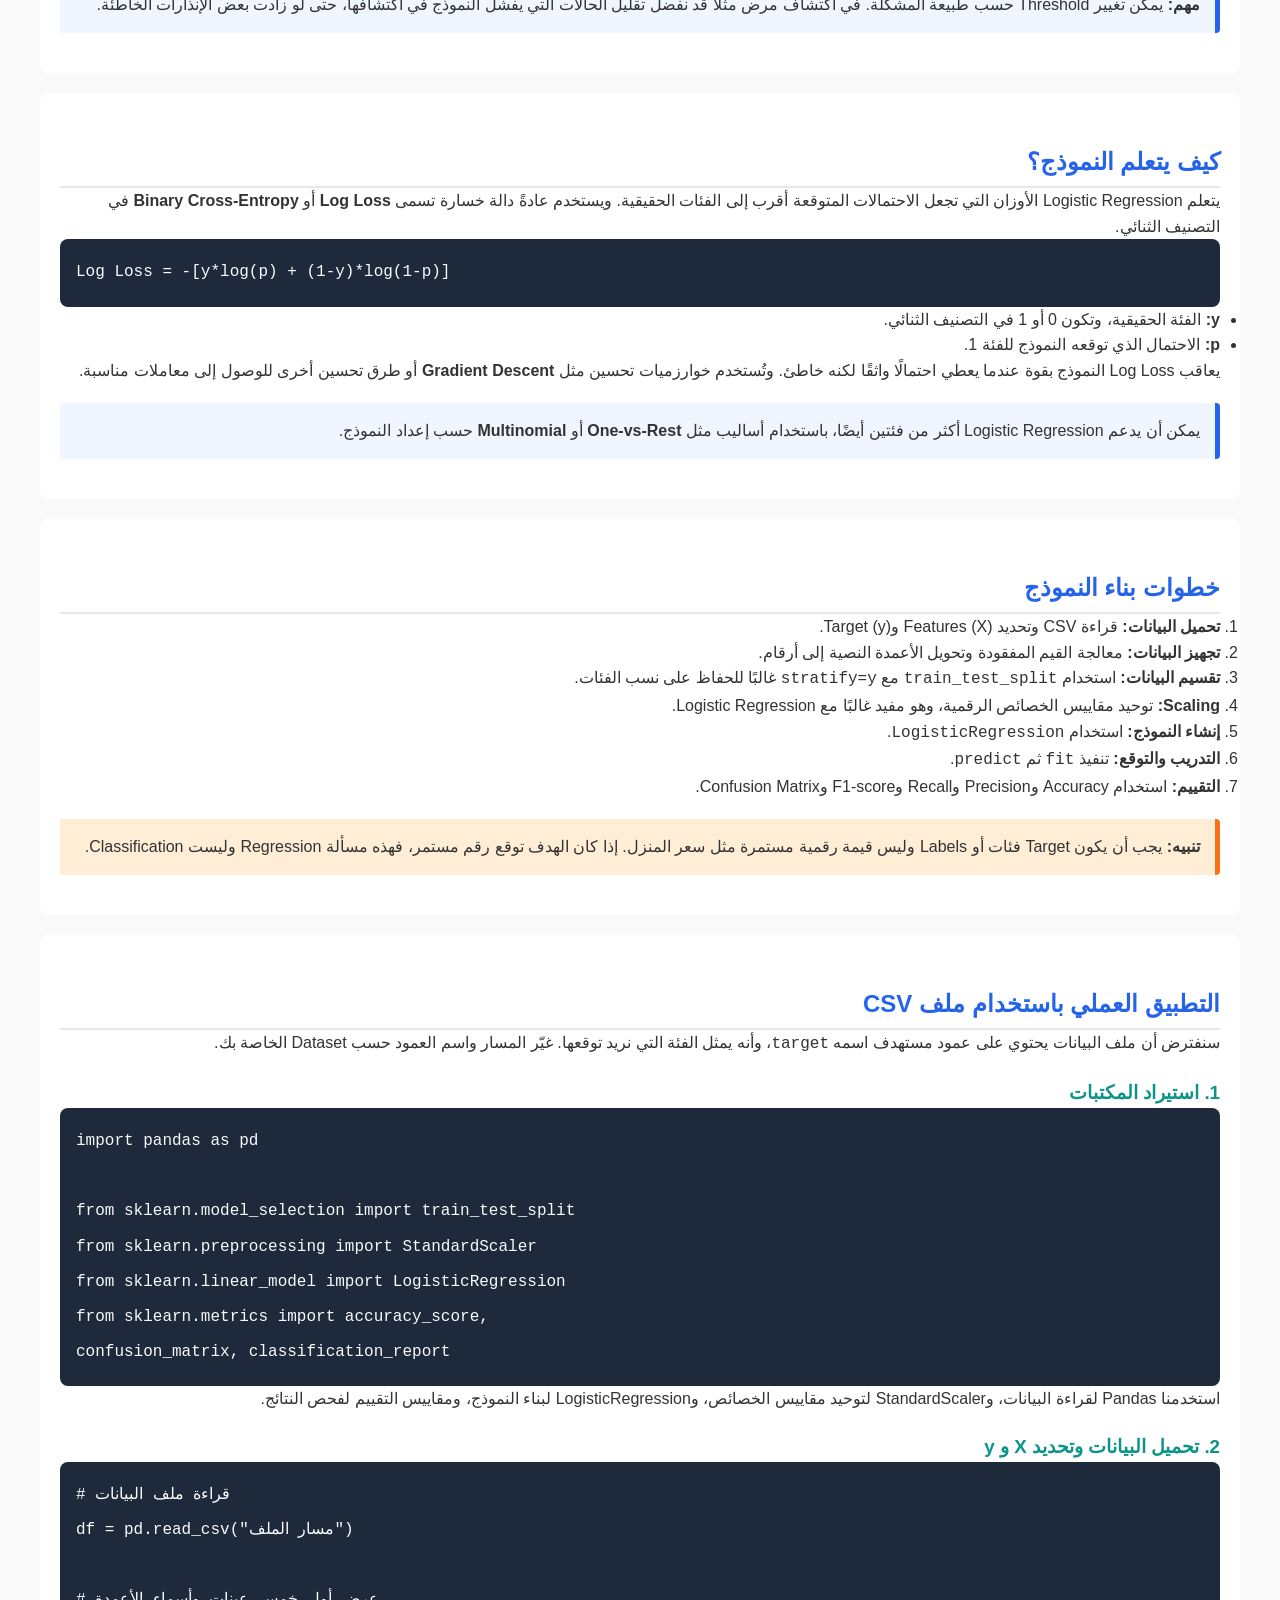
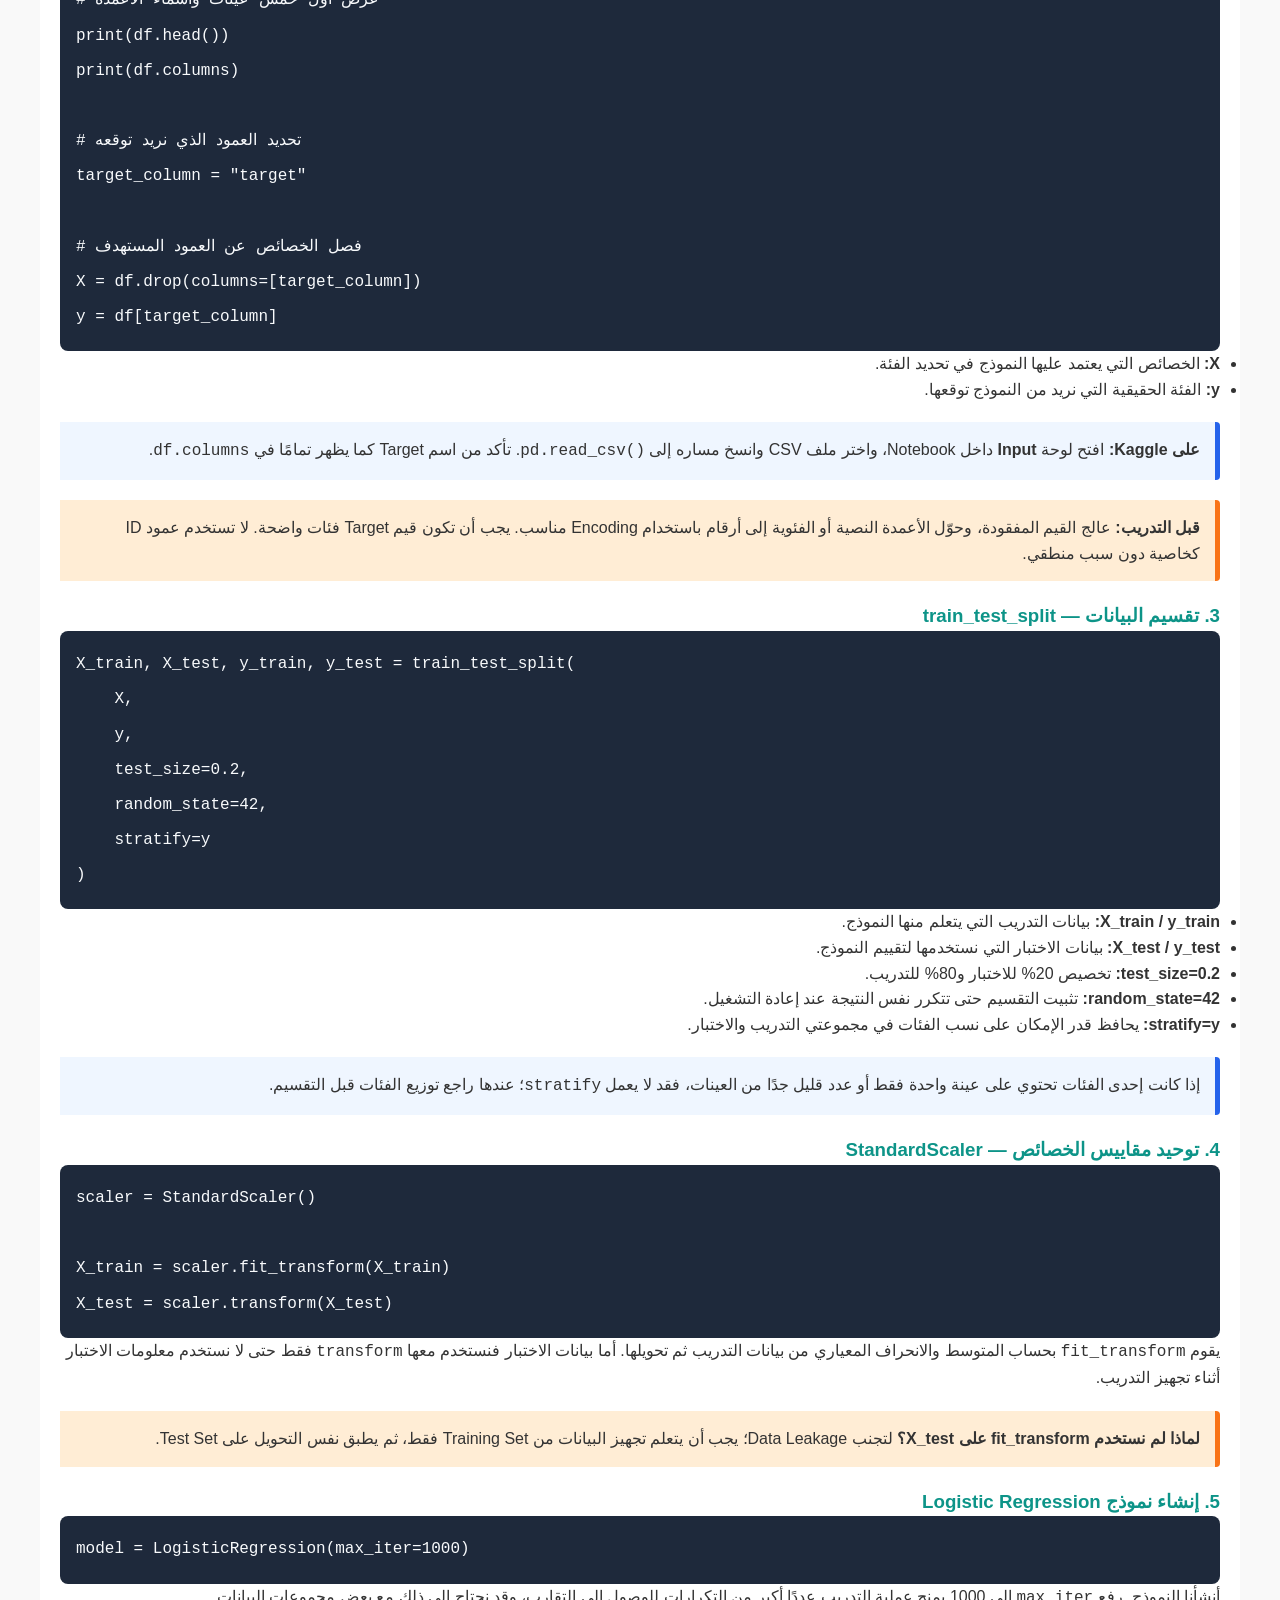
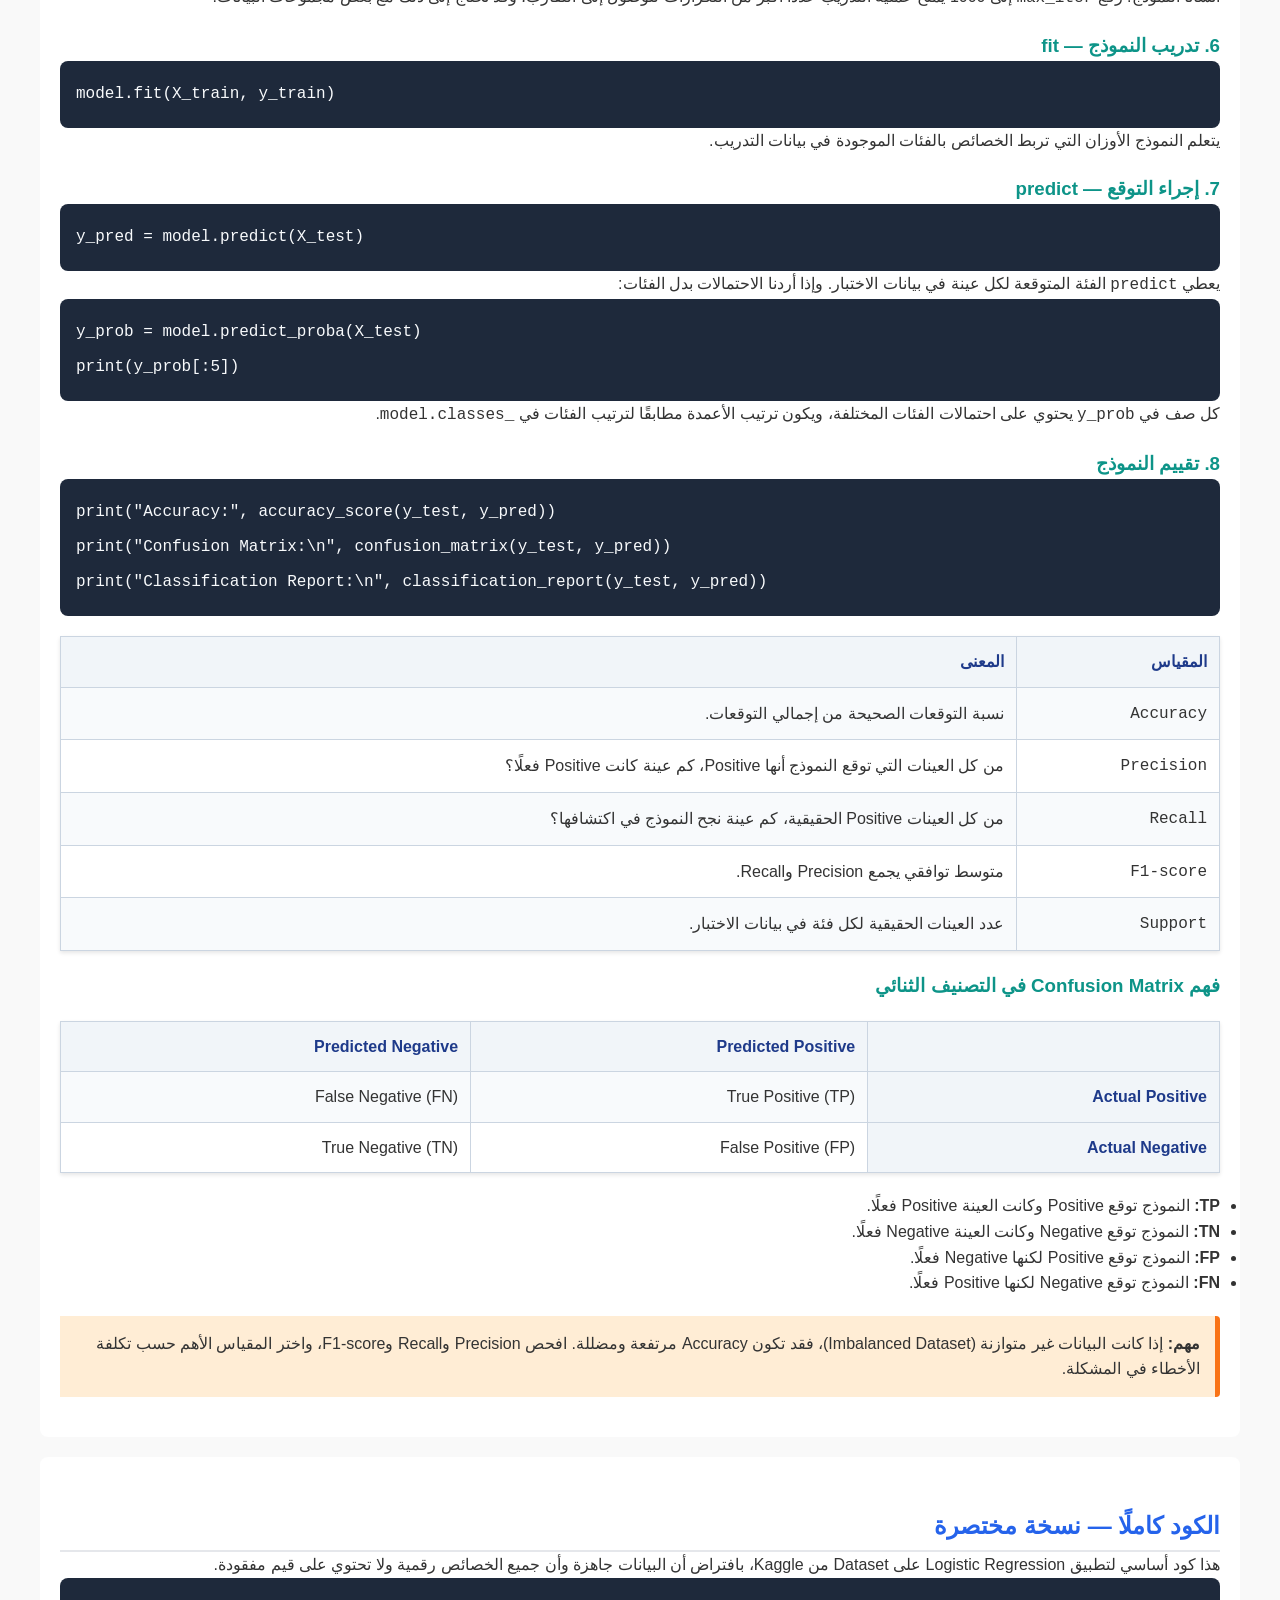
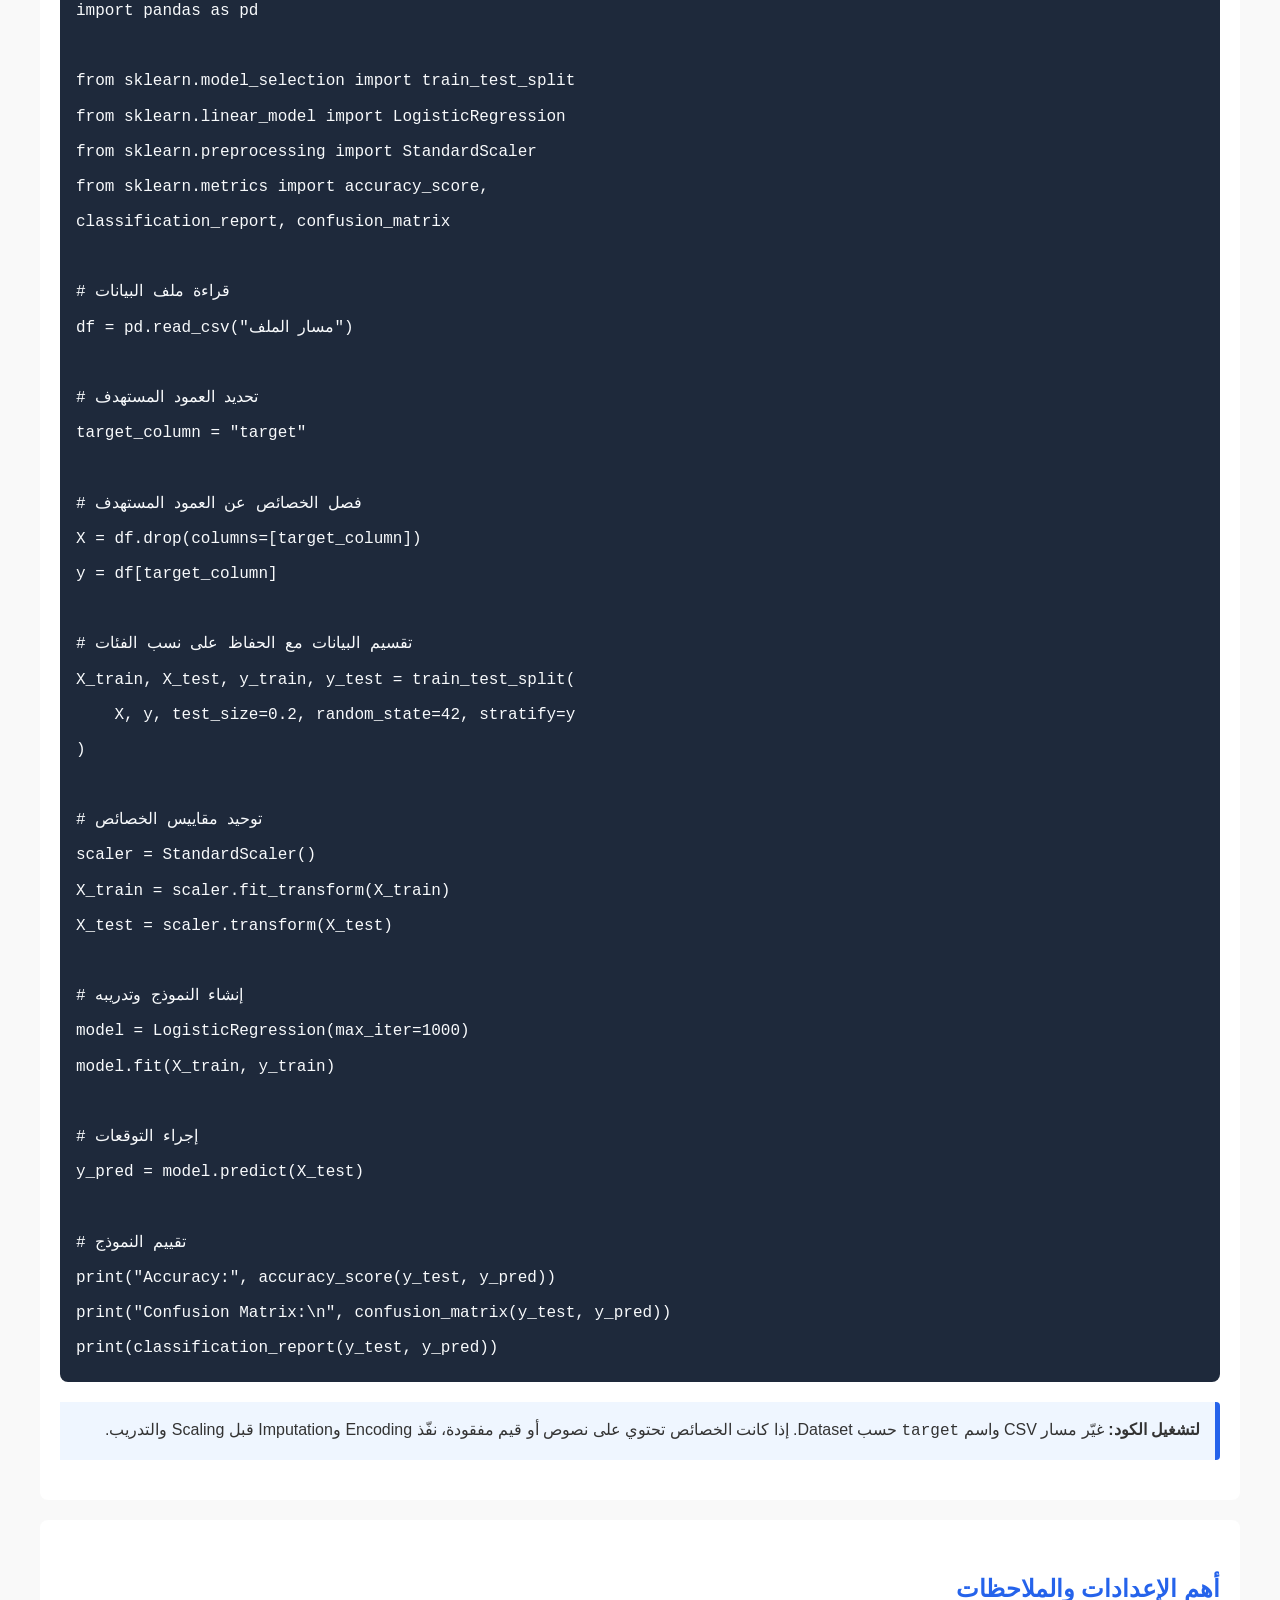
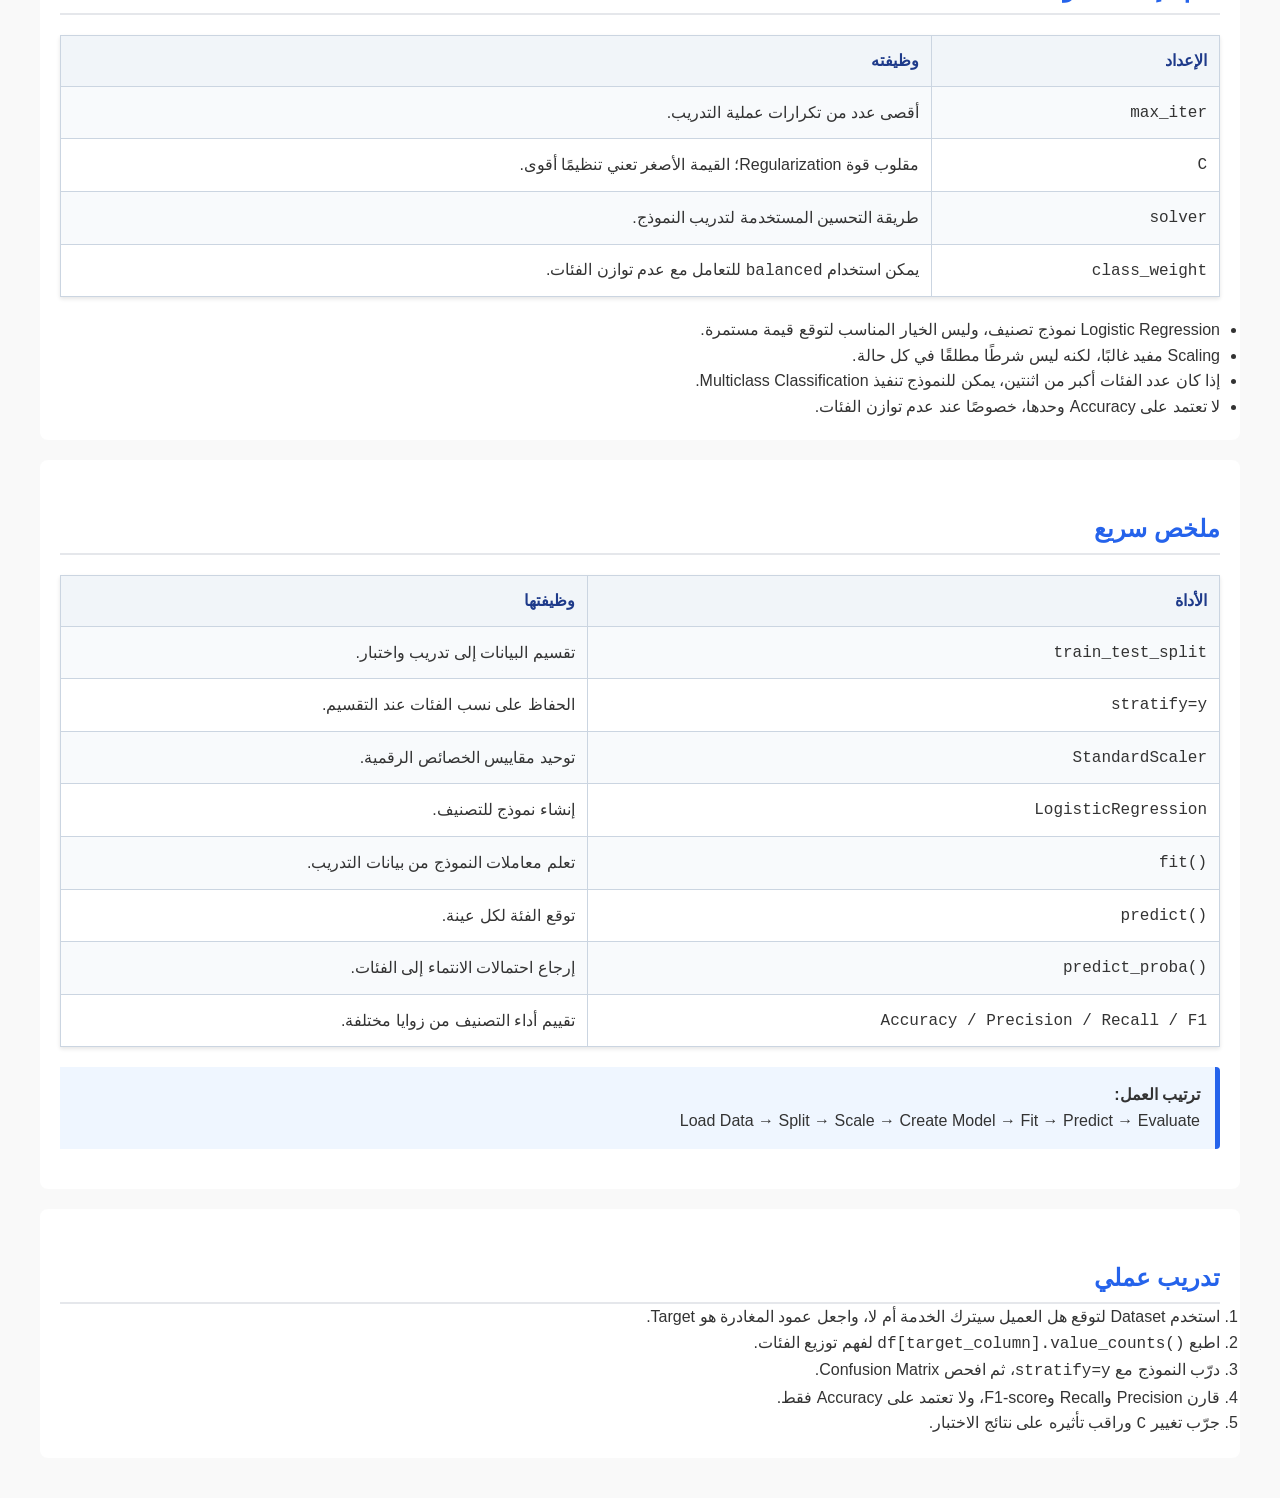
<file: logistic_regression.html>
<!DOCTYPE html>
<html lang="ar" dir="rtl">
<head>
<meta charset="UTF-8"><meta name="viewport" content="width=device-width, initial-scale=1.0">
<title>Python Learning</title>
<link rel="stylesheet" href="menu.css">
<style>
        body { font-family: 'Arial', sans-serif; line-height: 1.6; color: #333; margin: 40px; background-color: #f9f9f9; }
        h2 { color: #2563eb; margin-top: 30px; border-bottom: 2px solid #e5e7eb; padding-bottom: 5px; }
        h3 { color: #0d9488; margin-top: 20px; }
        table { width: 100%; border-collapse: collapse; margin: 20px 0; background-color: #fff; box-shadow: 0 2px 4px rgba(0,0,0,0.1); }
        th, td { border: 1px solid #cbd5e1; padding: 12px; text-align: right; }
        th { background-color: #f1f5f9; color: #1e3a8a; font-weight: bold; }
        tr:nth-child(even) { background-color: #f8fafc; }
        pre{background:#1e293b;color:#f8fafc;padding:16px;border-radius:8px;overflow-x:auto;font-family: Consolas, "Courier New",monospace;text-align:left;direction:ltr;unicode-bidi:embed;white-space:pre;tab-size:4 ;line-height: 2.2}
        code{font-family:Consolas,"Courier New",monospace;direction:ltr;unicode-bidi:embed}        .comment { color: #64748b; font-style: italic; }
        .keyword { color: #f43f5e; font-weight: bold; }
        .important { background-color: #ffedd5; border-right: 5px solid #f97316; padding: 15px; margin: 20px 0; border-radius: 0 4px 4px 0; }
        .exercise { background-color: #f0fdf4; border-right: 5px solid #22c55e; padding: 15px; margin: 20px 0; border-radius: 0 4px 4px 0; }
        .error-box { background-color: #fef2f2; border-right: 5px solid #ef4444; padding: 15px; margin: 20px 0; border-radius: 0 4px 4px 0; }
        .nav-box { background-color: #eff6ff; border: 1px solid #bfdbfe; padding: 20px; border-radius: 8px; margin-bottom: 30px; }
        .nav-box ul { list-style: none; padding: 0; }
        .nav-box li { margin: 8px 0; }
        .nav-box a { color: #2563eb; text-decoration: none; font-weight: bold; }
        .nav-box a:hover { text-decoration: underline; }
.card{background:#fff;padding:20px;margin:20px 0;border-radius:8px}
.note{background:#eff6ff;border-right:5px solid #2563eb;padding:15px;margin:20px 0;border-radius:0 4px 4px 0}
.warning{background:#ffedd5;border-right:5px solid #f97316;padding:15px;margin:20px 0;border-radius:0 4px 4px 0}
.ltr{direction:ltr;text-align:left}
</style>
</head>
<body><div class="container">
<header>
        <button id="menuBtn" >|||</button>
        <h1>Logistic Regression | Machine Learning</h1>   
        <div id="sidebar">
            <p class="hhh">Python Learning</p>
            <a href="index.html" target="_self">Python basics</a>
            <a href="oop.html" target="_self">OOP</a>
            <a href="eda.html" target="_self">EDA</a>
            <a href="knn.html" target="_self">KNN Algorithm</a>
            <a href="d_t.html" target="_self">D_Tree Algorithm</a>
            <a href="linear_regression.html" target="_self" >linear_R Algorithm</a>
        </div>
        <div ID="overlay"></div>
    </header>

<div class="card">
<h2>ما هي خوارزمية Logistic Regression؟</h2>
<p>خوارزمية <b>Logistic Regression</b> أو <b>الانحدار اللوجستي</b> هي خوارزمية من خوارزميات <b>Supervised Machine Learning</b>، وتُستخدم غالبًا في مسائل <b>Classification</b> للتنبؤ بالفئة التي تنتمي إليها العينة.</p>
<p>رغم وجود كلمة Regression في اسمها، فإن استخدامها الأساسي هو التصنيف، مثل تحديد ما إذا كان البريد الإلكتروني Spam أم Not Spam، أو هل سيغادر العميل الخدمة أم لا.</p>
<div class="note"><b>مثال:</b> لدينا بيانات لعملاء، ونريد التنبؤ هل سيترك العميل الشركة أم سيستمر. تكون النتيجة فئة مثل <code>Yes / No</code>، ويمكن للنموذج أيضًا إعطاؤنا احتمال الانتماء إلى فئة معينة.</div>
</div>

<div class="card">
<h2>الفكرة الأساسية: من القيم إلى الاحتمالات</h2>
<p>يبدأ النموذج بحساب قيمة خطية من الخصائص، ثم يمررها إلى دالة تسمى <b>Sigmoid Function</b> لتحويل الناتج إلى احتمال بين 0 و1.</p>
<pre><code>z = b + w1*x1 + w2*x2 + ... + wn*xn

P(y = 1) = 1 / (1 + e^(-z))</code></pre>
<ul>
<li><b>x:</b> الخصائص أو Features التي ندخلها للنموذج.</li>
<li><b>w:</b> الأوزان أو Coefficients التي يتعلمها النموذج.</li>
<li><b>b:</b> قيمة Intercept.</li>
<li><b>z:</b> الناتج الخطي قبل تطبيق Sigmoid.</li>
<li><b>P(y = 1):</b> احتمال أن تنتمي العينة إلى الفئة 1.</li>
</ul>
<p>قيمة Sigmoid تكون دائمًا بين 0 و1؛ لذلك يمكن تفسيرها كاحتمال تقديري للفئة الإيجابية.</p>
<div class="important"><b>مثال:</b> إذا أعطى النموذج احتمالًا يساوي <code>0.82</code> للفئة 1، فهذا يعني أن تقديره لاحتمال انتماء العينة لهذه الفئة هو 82%.</div>
</div>

<div class="card">
<h2>كيف يتحول الاحتمال إلى Class؟</h2>
<p>نحتاج إلى حد فاصل يسمى <b>Decision Threshold</b> لتحويل الاحتمال إلى تصنيف نهائي. القيمة الافتراضية الشائعة هي 0.5.</p>
<table><tr><th>الاحتمال</th><th>التصنيف عند Threshold = 0.5</th></tr>
<tr><td><code>0.82</code></td><td>Class 1</td></tr>
<tr><td><code>0.67</code></td><td>Class 1</td></tr>
<tr><td><code>0.31</code></td><td>Class 0</td></tr>
<tr><td><code>0.08</code></td><td>Class 0</td></tr></table>
<pre><code>if probability >= 0.5:
    prediction = 1
else:
    prediction = 0</code></pre>
<div class="note"><b>مهم:</b> يمكن تغيير Threshold حسب طبيعة المشكلة. في اكتشاف مرض مثلًا قد نفضل تقليل الحالات التي يفشل النموذج في اكتشافها، حتى لو زادت بعض الإنذارات الخاطئة.</div>
</div>

<div class="card">
<h2>كيف يتعلم النموذج؟</h2>
<p>يتعلم Logistic Regression الأوزان التي تجعل الاحتمالات المتوقعة أقرب إلى الفئات الحقيقية. ويستخدم عادةً دالة خسارة تسمى <b>Log Loss</b> أو <b>Binary Cross-Entropy</b> في التصنيف الثنائي.</p>
<pre><code>Log Loss = -[y*log(p) + (1-y)*log(1-p)]</code></pre>
<ul>
<li><b>y:</b> الفئة الحقيقية، وتكون 0 أو 1 في التصنيف الثنائي.</li>
<li><b>p:</b> الاحتمال الذي توقعه النموذج للفئة 1.</li>
</ul>
<p>يعاقب Log Loss النموذج بقوة عندما يعطي احتمالًا واثقًا لكنه خاطئ. وتُستخدم خوارزميات تحسين مثل <b>Gradient Descent</b> أو طرق تحسين أخرى للوصول إلى معاملات مناسبة.</p>
<div class="note">يمكن أن يدعم Logistic Regression أكثر من فئتين أيضًا، باستخدام أساليب مثل <b>One-vs-Rest</b> أو <b>Multinomial</b> حسب إعداد النموذج.</div>
</div>

<div class="card">
<h2>خطوات بناء النموذج</h2>
<ol>
<li><b>تحميل البيانات:</b> قراءة CSV وتحديد Features (X) وTarget (y).</li>
<li><b>تجهيز البيانات:</b> معالجة القيم المفقودة وتحويل الأعمدة النصية إلى أرقام.</li>
<li><b>تقسيم البيانات:</b> استخدام <code>train_test_split</code> مع <code>stratify=y</code> غالبًا للحفاظ على نسب الفئات.</li>
<li><b>Scaling:</b> توحيد مقاييس الخصائص الرقمية، وهو مفيد غالبًا مع Logistic Regression.</li>
<li><b>إنشاء النموذج:</b> استخدام <code>LogisticRegression</code>.</li>
<li><b>التدريب والتوقع:</b> تنفيذ <code>fit</code> ثم <code>predict</code>.</li>
<li><b>التقييم:</b> استخدام Accuracy وPrecision وRecall وF1-score وConfusion Matrix.</li>
</ol>
<div class="warning"><b>تنبيه:</b> يجب أن يكون Target فئات أو Labels وليس قيمة رقمية مستمرة مثل سعر المنزل. إذا كان الهدف توقع رقم مستمر، فهذه مسألة Regression وليست Classification.</div>
</div>

<div class="card">
<h2>التطبيق العملي باستخدام ملف CSV </h2>
<p>سنفترض أن ملف البيانات يحتوي على عمود مستهدف اسمه <code>target</code>، وأنه يمثل الفئة التي نريد توقعها. غيّر المسار واسم العمود حسب Dataset الخاصة بك.</p>
<h3>1. استيراد المكتبات</h3>
<pre><code>import pandas as pd

from sklearn.model_selection import train_test_split
from sklearn.preprocessing import StandardScaler
from sklearn.linear_model import LogisticRegression
from sklearn.metrics import accuracy_score,<br>confusion_matrix, classification_report</code></pre>
<p>استخدمنا Pandas لقراءة البيانات، وStandardScaler لتوحيد مقاييس الخصائص، وLogisticRegression لبناء النموذج، ومقاييس التقييم لفحص النتائج.</p>

<h3>2. تحميل البيانات وتحديد X و y</h3>
<pre>
<code># قراءة ملف البيانات  
df = pd.read_csv("مسار الملف")

# عرض أول خمس عينات وأسماء الأعمدة
print(df.head())
print(df.columns)

# تحديد العمود الذي نريد توقعه
target_column = "target"

# فصل الخصائص عن العمود المستهدف
X = df.drop(columns=[target_column])
y = df[target_column]</code></pre>
<ul>
<li><b>X:</b> الخصائص التي يعتمد عليها النموذج في تحديد الفئة.</li>
<li><b>y:</b> الفئة الحقيقية التي نريد من النموذج توقعها.</li>
</ul>
<div class="note"><b>على Kaggle:</b> افتح لوحة <b>Input</b> داخل Notebook، واختر ملف CSV وانسخ مساره إلى <code>pd.read_csv()</code>. تأكد من اسم Target كما يظهر تمامًا في <code>df.columns</code>.</div>
<div class="warning"><b>قبل التدريب:</b> عالج القيم المفقودة، وحوّل الأعمدة النصية أو الفئوية إلى أرقام باستخدام Encoding مناسب. يجب أن تكون قيم Target فئات واضحة. لا تستخدم عمود ID كخاصية دون سبب منطقي.</div>

<h3>3. تقسيم البيانات — train_test_split</h3>
<pre><code>X_train, X_test, y_train, y_test = train_test_split(
    X,
    y,
    test_size=0.2,
    random_state=42,
    stratify=y
)</code></pre>
<ul>
<li><b>X_train / y_train:</b> بيانات التدريب التي يتعلم منها النموذج.</li>
<li><b>X_test / y_test:</b> بيانات الاختبار التي نستخدمها لتقييم النموذج.</li>
<li><b>test_size=0.2:</b> تخصيص 20% للاختبار و80% للتدريب.</li>
<li><b>random_state=42:</b> تثبيت التقسيم حتى تتكرر نفس النتيجة عند إعادة التشغيل.</li>
<li><b>stratify=y:</b> يحافظ قدر الإمكان على نسب الفئات في مجموعتي التدريب والاختبار.</li>
</ul>
<div class="note">إذا كانت إحدى الفئات تحتوي على عينة واحدة فقط أو عدد قليل جدًا من العينات، فقد لا يعمل <code>stratify</code>؛ عندها راجع توزيع الفئات قبل التقسيم.</div>

<h3>4. توحيد مقاييس الخصائص — StandardScaler</h3>
<pre><code>scaler = StandardScaler()

X_train = scaler.fit_transform(X_train)
X_test = scaler.transform(X_test)</code></pre>
<p>يقوم <code>fit_transform</code> بحساب المتوسط والانحراف المعياري من بيانات التدريب ثم تحويلها. أما بيانات الاختبار فنستخدم معها <code>transform</code> فقط حتى لا نستخدم معلومات الاختبار أثناء تجهيز التدريب.</p>
<div class="important"><b>لماذا لم نستخدم fit_transform على X_test؟</b> لتجنب Data Leakage؛ يجب أن يتعلم تجهيز البيانات من Training Set فقط، ثم يطبق نفس التحويل على Test Set.</div>

<h3>5. إنشاء نموذج Logistic Regression</h3>
<pre><code>model = LogisticRegression(max_iter=1000)</code></pre>
<p>أنشأنا النموذج. رفع <code>max_iter</code> إلى 1000 يمنح عملية التدريب عددًا أكبر من التكرارات للوصول إلى التقارب، وقد نحتاج إلى ذلك مع بعض مجموعات البيانات.</p>

<h3>6. تدريب النموذج — fit</h3>
<pre><code>model.fit(X_train, y_train)</code></pre>
<p>يتعلم النموذج الأوزان التي تربط الخصائص بالفئات الموجودة في بيانات التدريب.</p>

<h3>7. إجراء التوقع — predict</h3>
<pre><code>y_pred = model.predict(X_test)</code></pre>
<p>يعطي <code>predict</code> الفئة المتوقعة لكل عينة في بيانات الاختبار. وإذا أردنا الاحتمالات بدل الفئات:</p>
<pre><code>y_prob = model.predict_proba(X_test)
print(y_prob[:5])</code></pre>
<p>كل صف في <code>y_prob</code> يحتوي على احتمالات الفئات المختلفة، ويكون ترتيب الأعمدة مطابقًا لترتيب الفئات في <code>model.classes_</code>.</p>

<h3>8. تقييم النموذج</h3>
<pre><code>print("Accuracy:", accuracy_score(y_test, y_pred))
print("Confusion Matrix:\n", confusion_matrix(y_test, y_pred))
print("Classification Report:\n", classification_report(y_test, y_pred))</code></pre>
<table><tr><th>المقياس</th><th>المعنى</th></tr>
<tr><td><code>Accuracy</code></td><td>نسبة التوقعات الصحيحة من إجمالي التوقعات.</td></tr>
<tr><td><code>Precision</code></td><td>من كل العينات التي توقع النموذج أنها Positive، كم عينة كانت Positive فعلًا؟</td></tr>
<tr><td><code>Recall</code></td><td>من كل العينات Positive الحقيقية، كم عينة نجح النموذج في اكتشافها؟</td></tr>
<tr><td><code>F1-score</code></td><td>متوسط توافقي يجمع Precision وRecall.</td></tr>
<tr><td><code>Support</code></td><td>عدد العينات الحقيقية لكل فئة في بيانات الاختبار.</td></tr></table>
<h3>فهم Confusion Matrix في التصنيف الثنائي</h3>
<table><tr><th></th><th>Predicted Positive</th><th>Predicted Negative</th></tr>
<tr><th>Actual Positive</th><td>True Positive (TP)</td><td>False Negative (FN)</td></tr>
<tr><th>Actual Negative</th><td>False Positive (FP)</td><td>True Negative (TN)</td></tr></table>
<ul>
<li><b>TP:</b> النموذج توقع Positive وكانت العينة Positive فعلًا.</li>
<li><b>TN:</b> النموذج توقع Negative وكانت العينة Negative فعلًا.</li>
<li><b>FP:</b> النموذج توقع Positive لكنها Negative فعلًا.</li>
<li><b>FN:</b> النموذج توقع Negative لكنها Positive فعلًا.</li>
</ul>
<div class="warning"><b>مهم:</b> إذا كانت البيانات غير متوازنة (Imbalanced Dataset)، فقد تكون Accuracy مرتفعة ومضللة. افحص Precision وRecall وF1-score، واختر المقياس الأهم حسب تكلفة الأخطاء في المشكلة.</div>
</div>

<div class="card">
<h2>الكود كاملًا — نسخة مختصرة</h2>
<p>هذا كود أساسي لتطبيق Logistic Regression على Dataset من Kaggle، بافتراض أن البيانات جاهزة وأن جميع الخصائص رقمية ولا تحتوي على قيم مفقودة.</p>
<pre><code>import pandas as pd

from sklearn.model_selection import train_test_split
from sklearn.linear_model import LogisticRegression
from sklearn.preprocessing import StandardScaler
from sklearn.metrics import accuracy_score,<br>classification_report, confusion_matrix

# قراءة ملف البيانات  
df = pd.read_csv("مسار الملف")

# تحديد العمود المستهدف
target_column = "target"

# فصل الخصائص عن العمود المستهدف
X = df.drop(columns=[target_column])
y = df[target_column]

# تقسيم البيانات مع الحفاظ على نسب الفئات
X_train, X_test, y_train, y_test = train_test_split(
    X, y, test_size=0.2, random_state=42, stratify=y
)

# توحيد مقاييس الخصائص
scaler = StandardScaler()
X_train = scaler.fit_transform(X_train)
X_test = scaler.transform(X_test)

# إنشاء النموذج وتدريبه
model = LogisticRegression(max_iter=1000)
model.fit(X_train, y_train)

# إجراء التوقعات
y_pred = model.predict(X_test)

# تقييم النموذج
print("Accuracy:", accuracy_score(y_test, y_pred))
print("Confusion Matrix:\n", confusion_matrix(y_test, y_pred))
print(classification_report(y_test, y_pred))</code></pre>
<div class="note"><b>لتشغيل الكود:</b> غيّر مسار CSV واسم <code>target</code> حسب Dataset. إذا كانت الخصائص تحتوي على نصوص أو قيم مفقودة، نفّذ Encoding وImputation قبل Scaling والتدريب.</div>
</div>

<div class="card">
<h2>أهم الإعدادات والملاحظات</h2>
<table><tr><th>الإعداد</th><th>وظيفته</th></tr>
<tr><td><code>max_iter</code></td><td>أقصى عدد من تكرارات عملية التدريب.</td></tr>
<tr><td><code>C</code></td><td>مقلوب قوة Regularization؛ القيمة الأصغر تعني تنظيمًا أقوى.</td></tr>
<tr><td><code>solver</code></td><td>طريقة التحسين المستخدمة لتدريب النموذج.</td></tr>
<tr><td><code>class_weight</code></td><td>يمكن استخدام <code>balanced</code> للتعامل مع عدم توازن الفئات.</td></tr></table>
<ul>
<li>Logistic Regression نموذج تصنيف، وليس الخيار المناسب لتوقع قيمة مستمرة.</li>
<li>Scaling مفيد غالبًا، لكنه ليس شرطًا مطلقًا في كل حالة.</li>
<li>إذا كان عدد الفئات أكبر من اثنتين، يمكن للنموذج تنفيذ Multiclass Classification.</li>
<li>لا تعتمد على Accuracy وحدها، خصوصًا عند عدم توازن الفئات.</li>
</ul>
</div>

<div class="card">
<h2>ملخص سريع</h2>
<table><tr><th>الأداة</th><th>وظيفتها</th></tr>
<tr><td><code>train_test_split</code></td><td>تقسيم البيانات إلى تدريب واختبار.</td></tr>
<tr><td><code>stratify=y</code></td><td>الحفاظ على نسب الفئات عند التقسيم.</td></tr>
<tr><td><code>StandardScaler</code></td><td>توحيد مقاييس الخصائص الرقمية.</td></tr>
<tr><td><code>LogisticRegression</code></td><td>إنشاء نموذج للتصنيف.</td></tr>
<tr><td><code>fit()</code></td><td>تعلم معاملات النموذج من بيانات التدريب.</td></tr>
<tr><td><code>predict()</code></td><td>توقع الفئة لكل عينة.</td></tr>
<tr><td><code>predict_proba()</code></td><td>إرجاع احتمالات الانتماء إلى الفئات.</td></tr>
<tr><td><code>Accuracy / Precision / Recall / F1</code></td><td>تقييم أداء التصنيف من زوايا مختلفة.</td></tr></table>
<div class="note"><b>ترتيب العمل:</b><br><span class="ltr">Load Data → Split → Scale → Create Model → Fit → Predict → Evaluate</span></div>
</div>

<div class="card">
<h2>تدريب عملي</h2>
<ol>
<li>استخدم Dataset لتوقع هل العميل سيترك الخدمة أم لا، واجعل عمود المغادرة هو Target.</li>
<li>اطبع <code>df[target_column].value_counts()</code> لفهم توزيع الفئات.</li>
<li>درّب النموذج مع <code>stratify=y</code>، ثم افحص Confusion Matrix.</li>
<li>قارن Precision وRecall وF1-score، ولا تعتمد على Accuracy فقط.</li>
<li>جرّب تغيير <code>C</code> وراقب تأثيره على نتائج الاختبار.</li>
</ol>
</div>
</div><script src="app.js"></script>
</body></html>
</file>
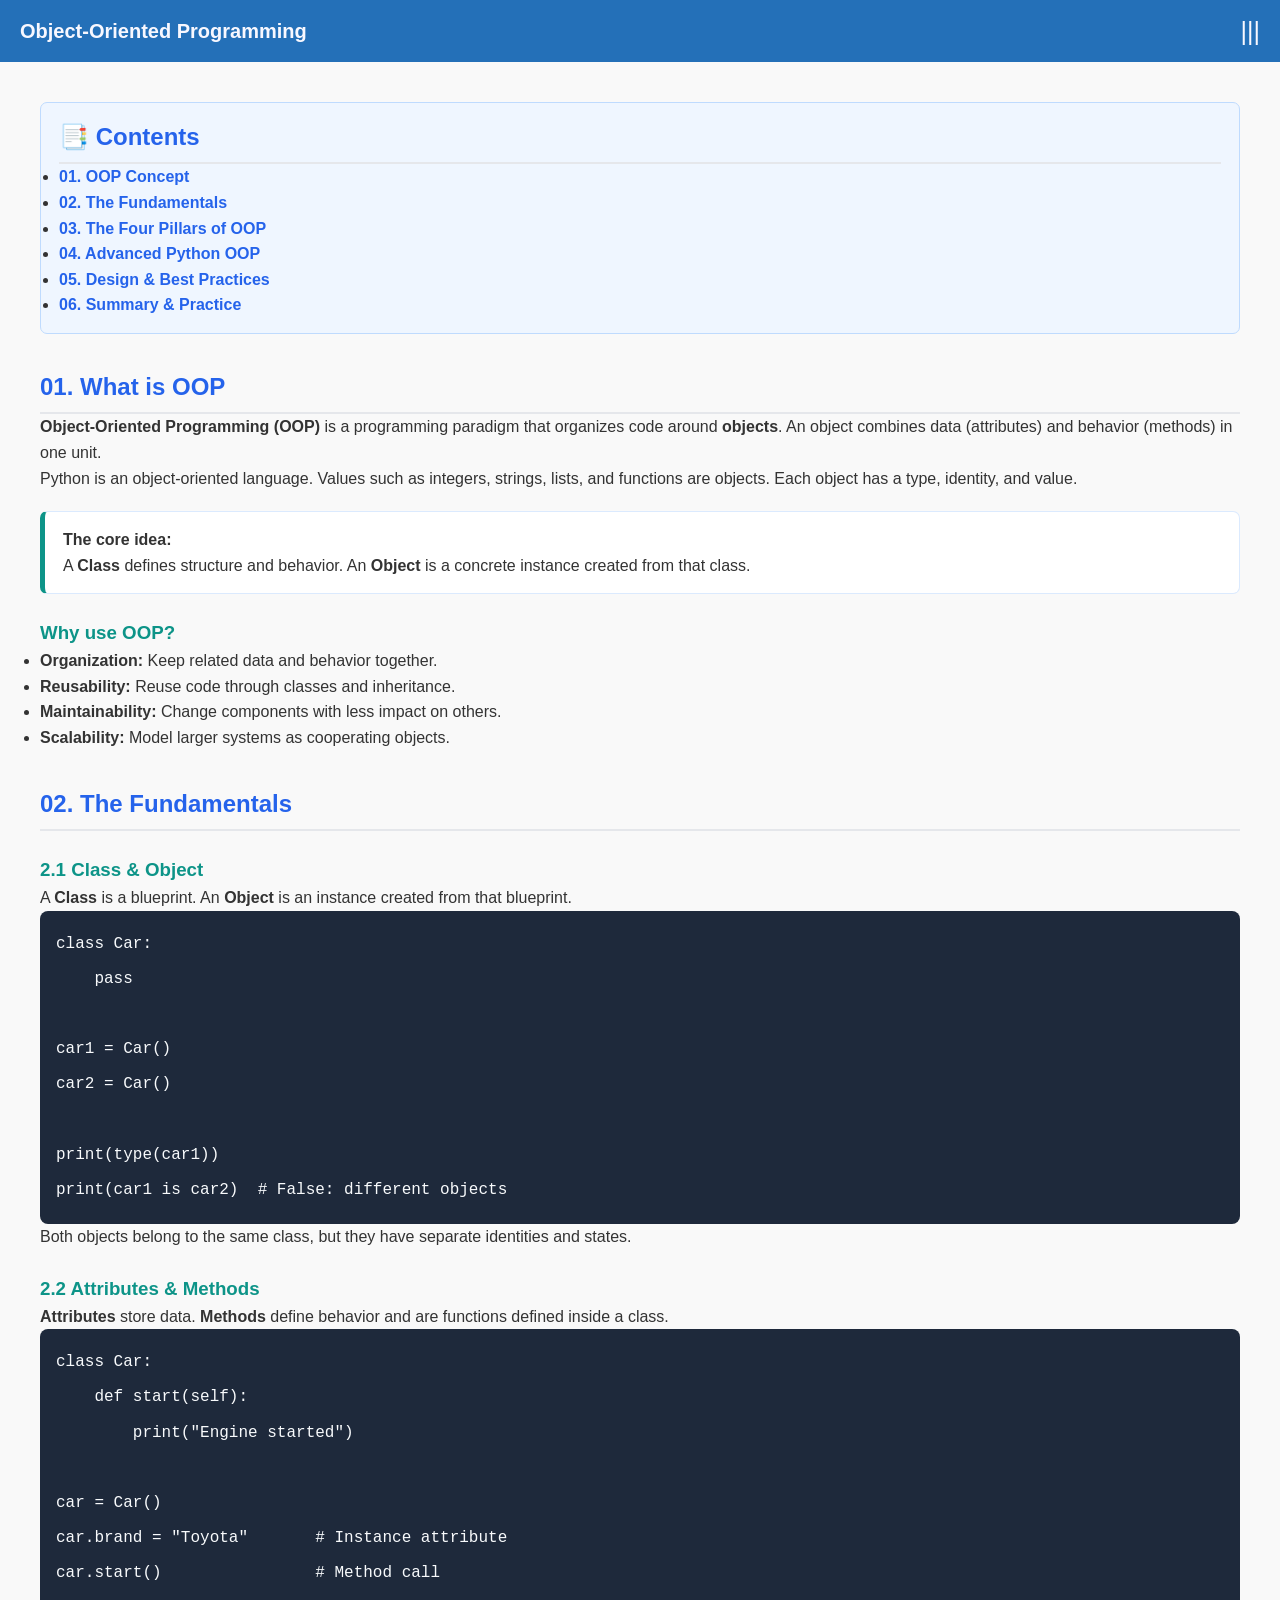
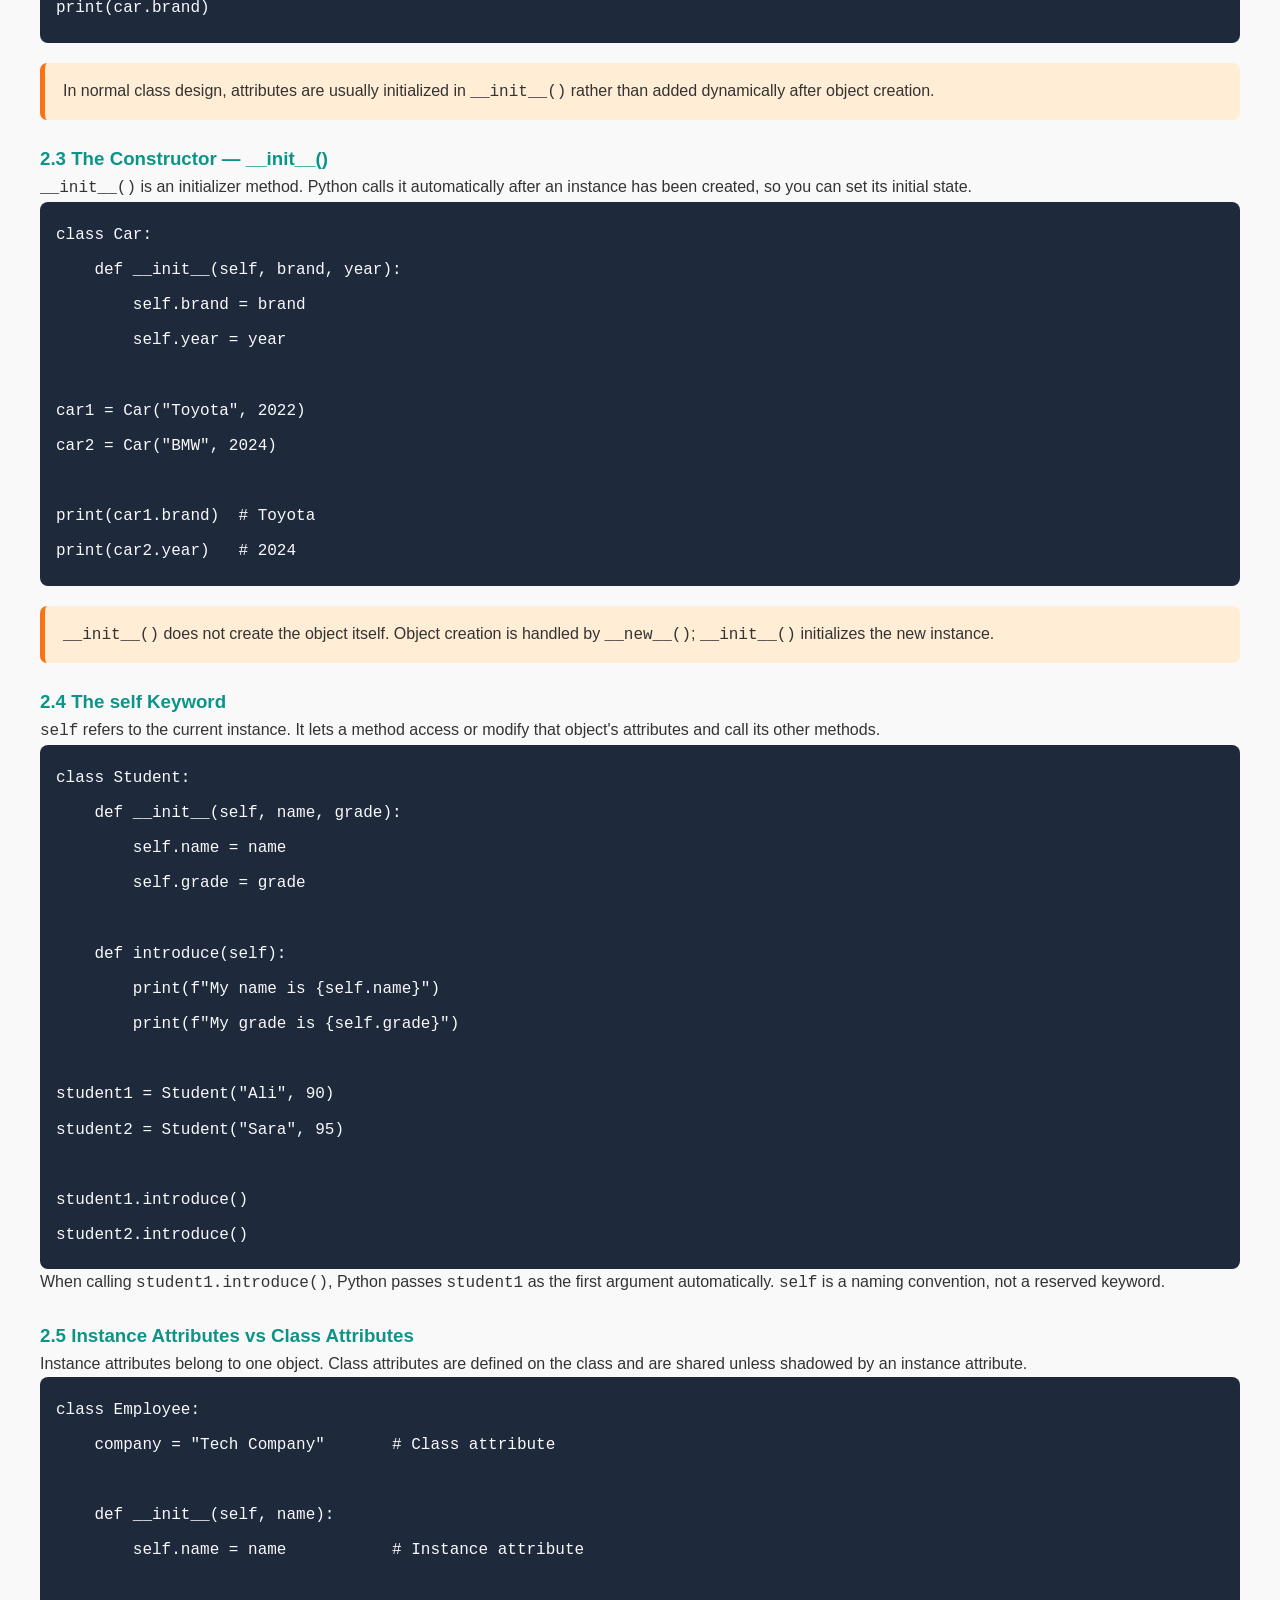
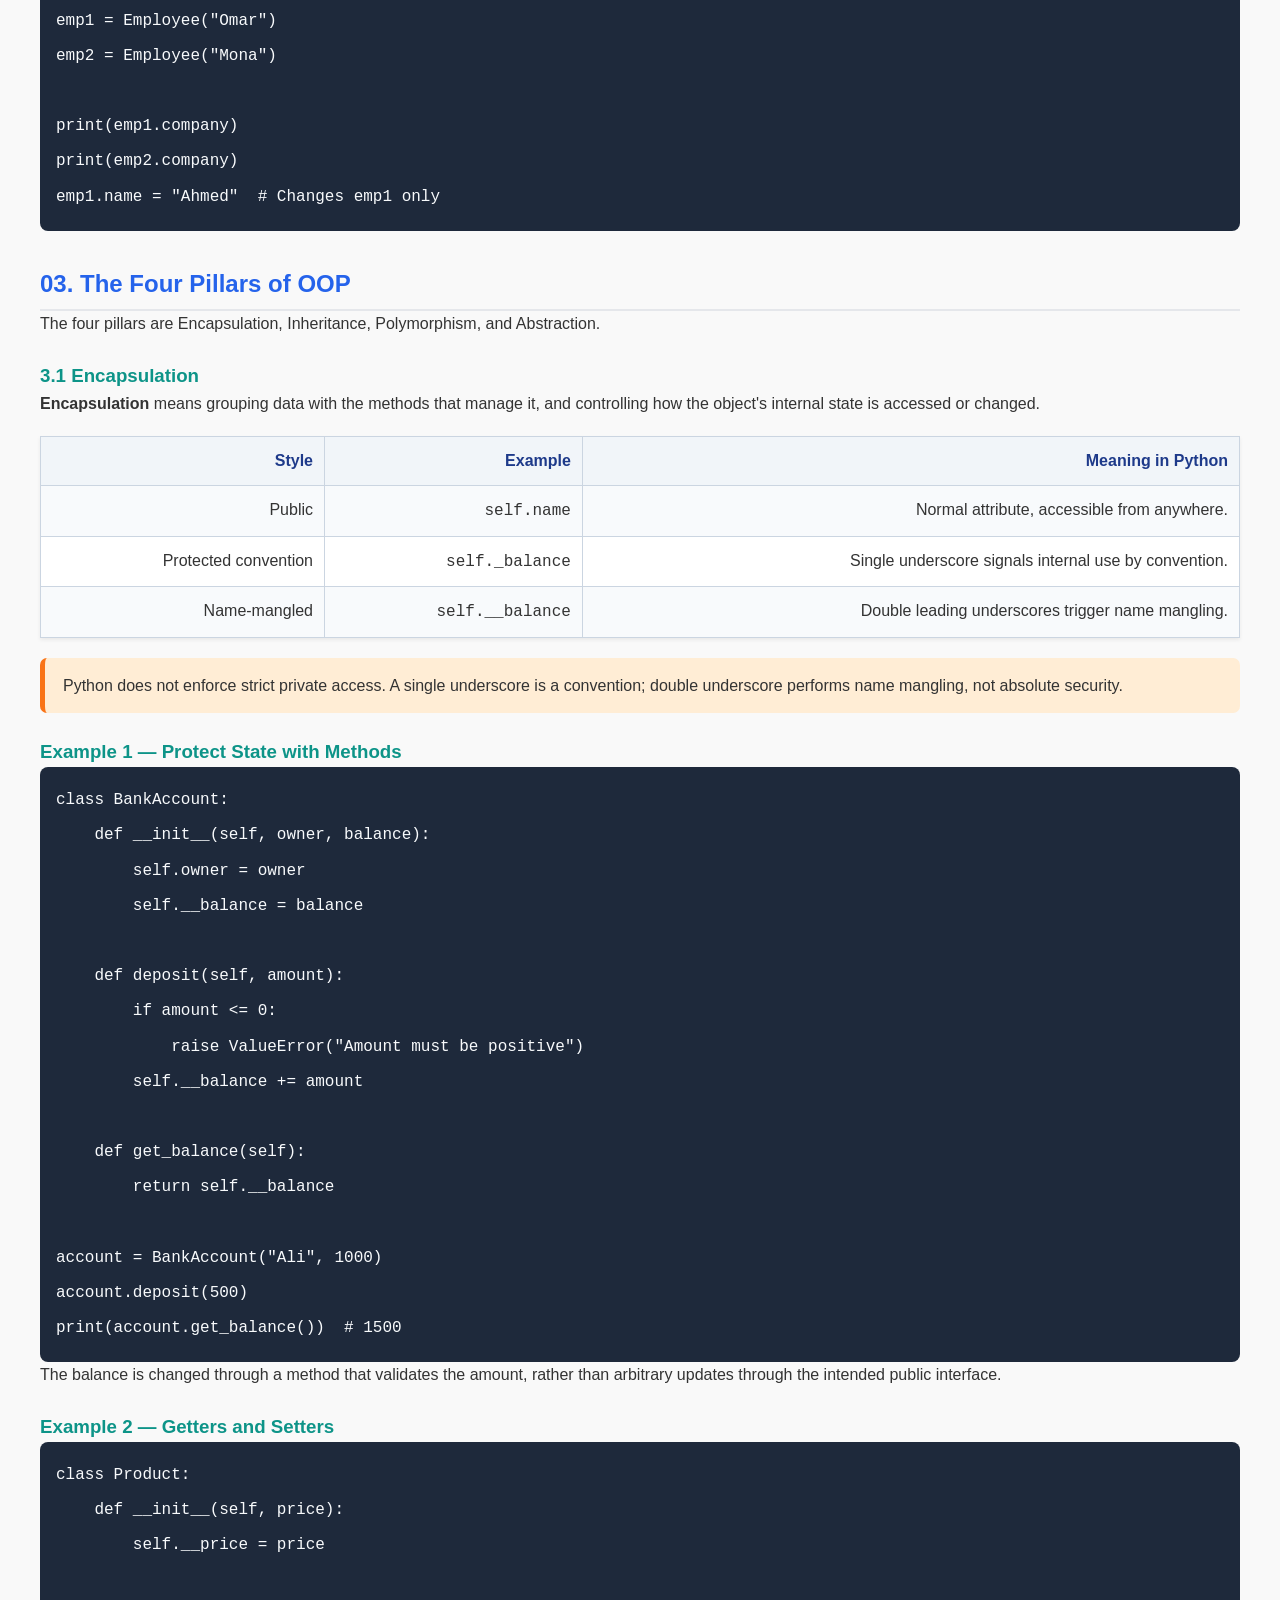
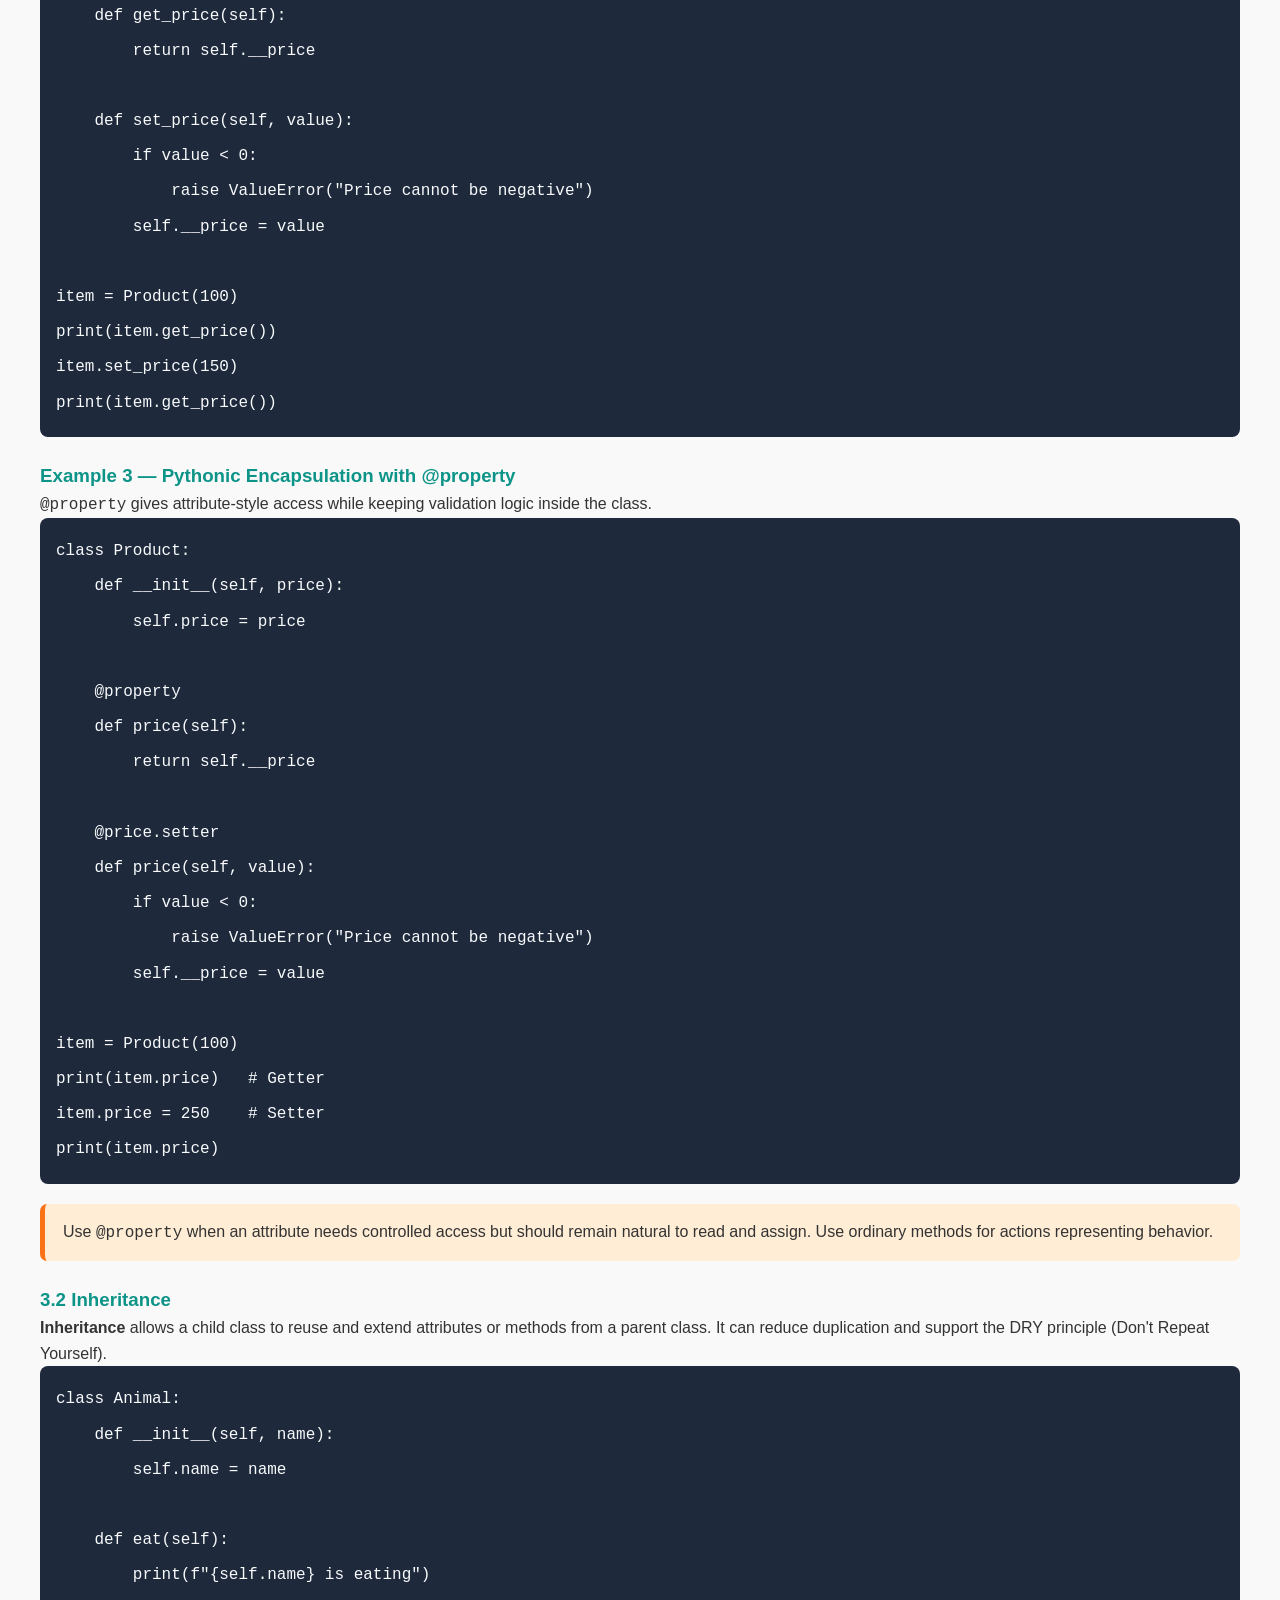
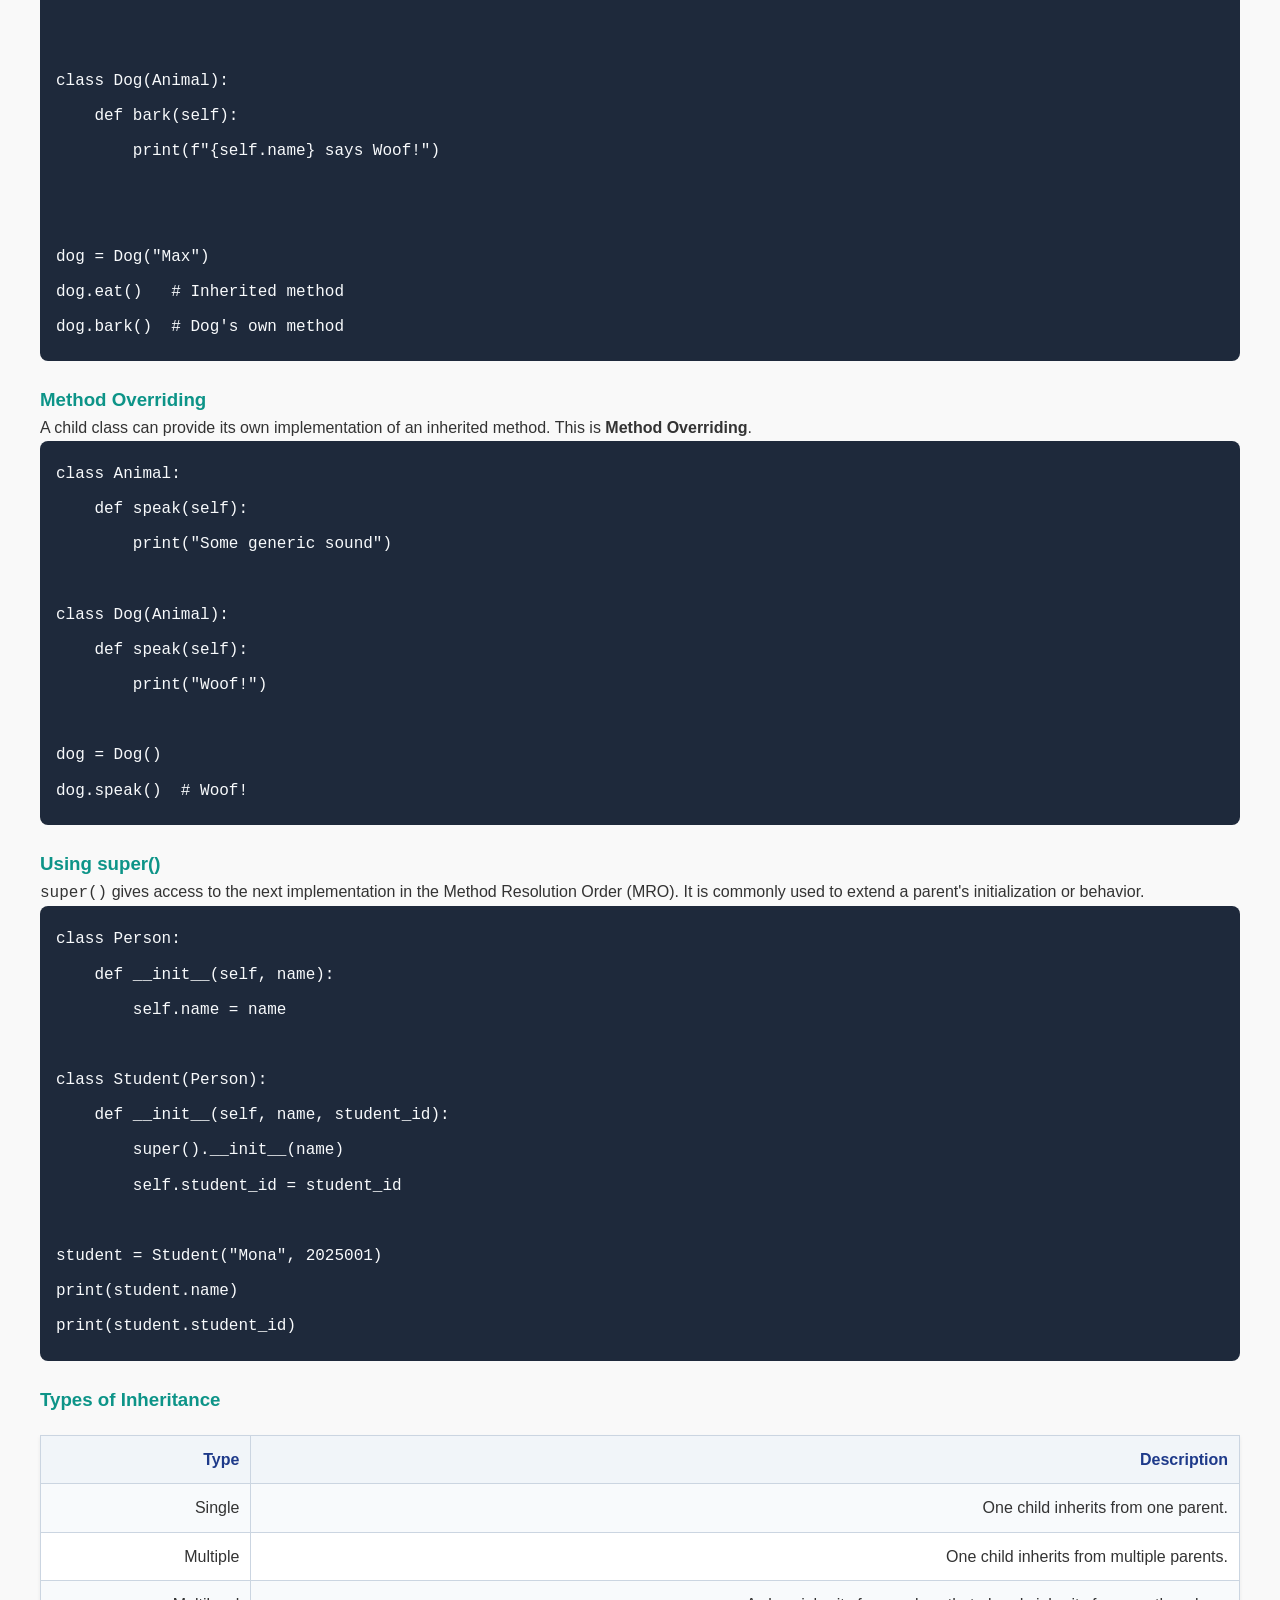
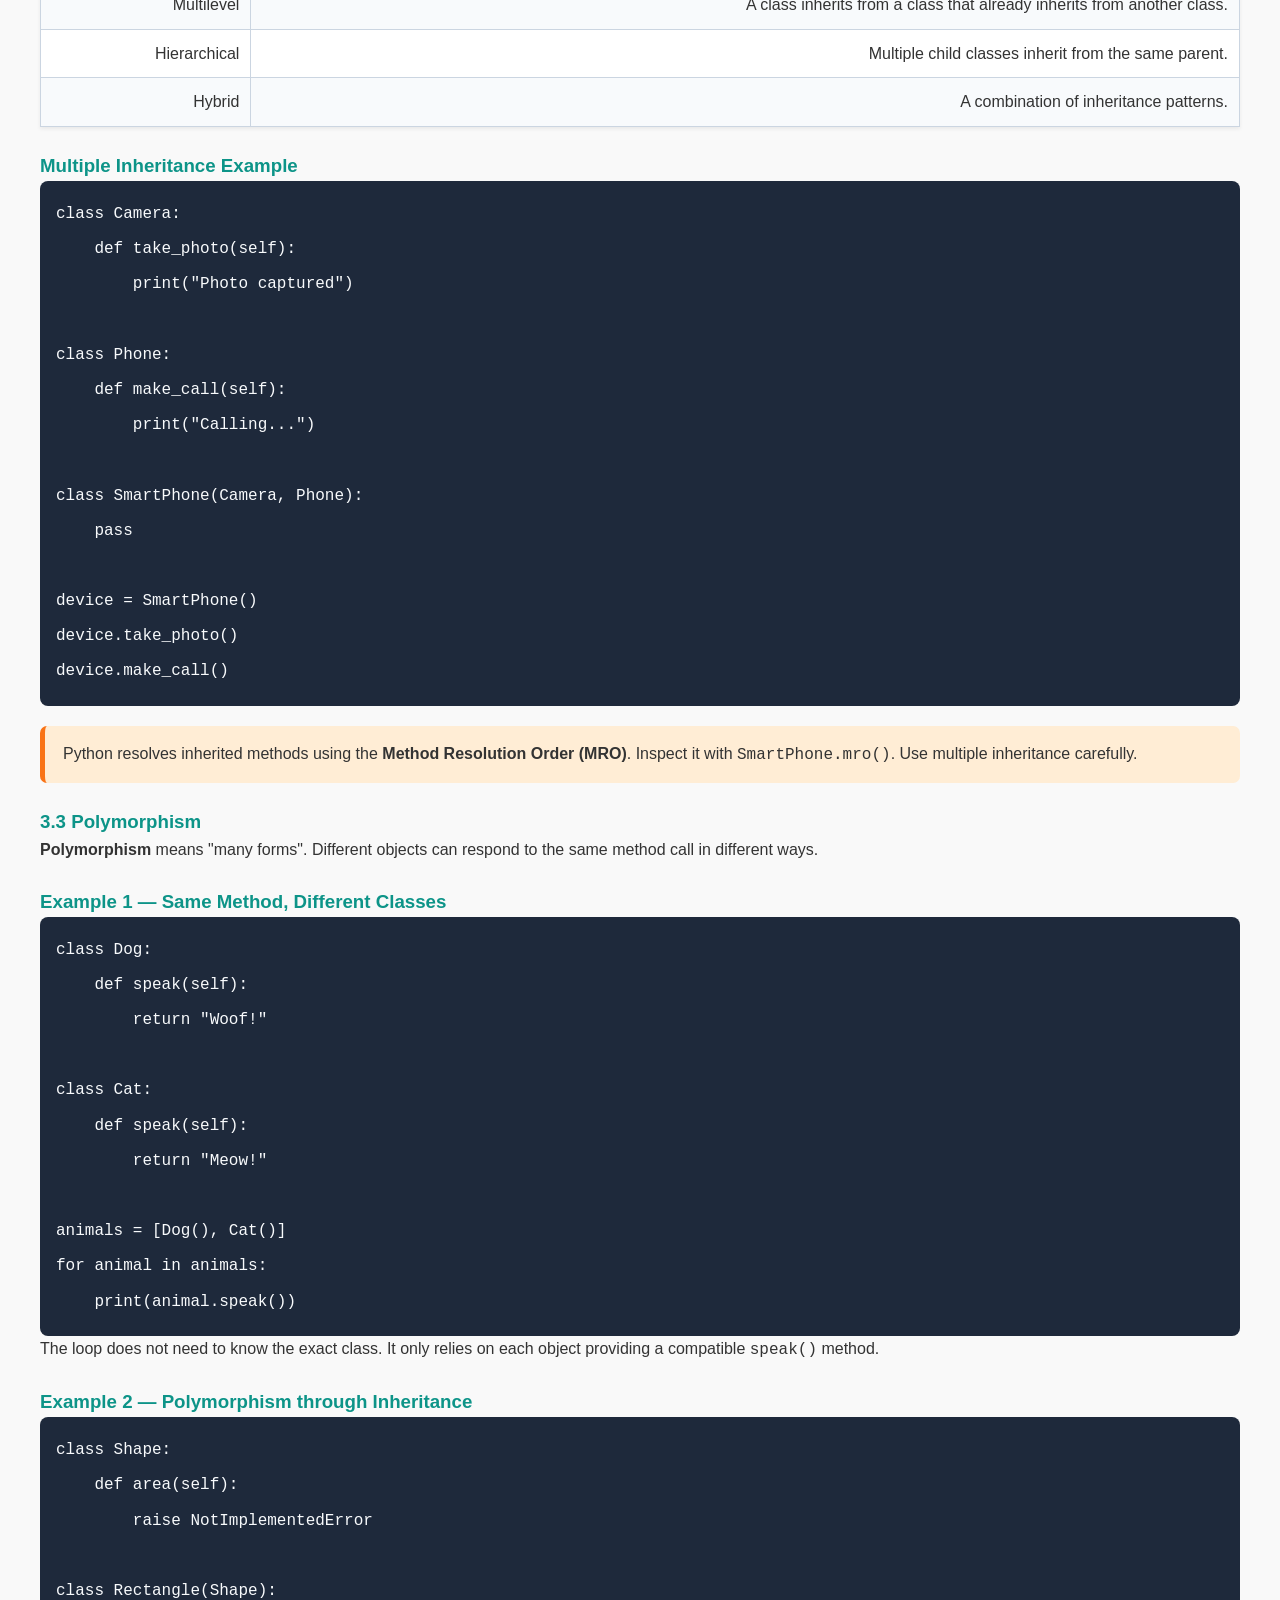
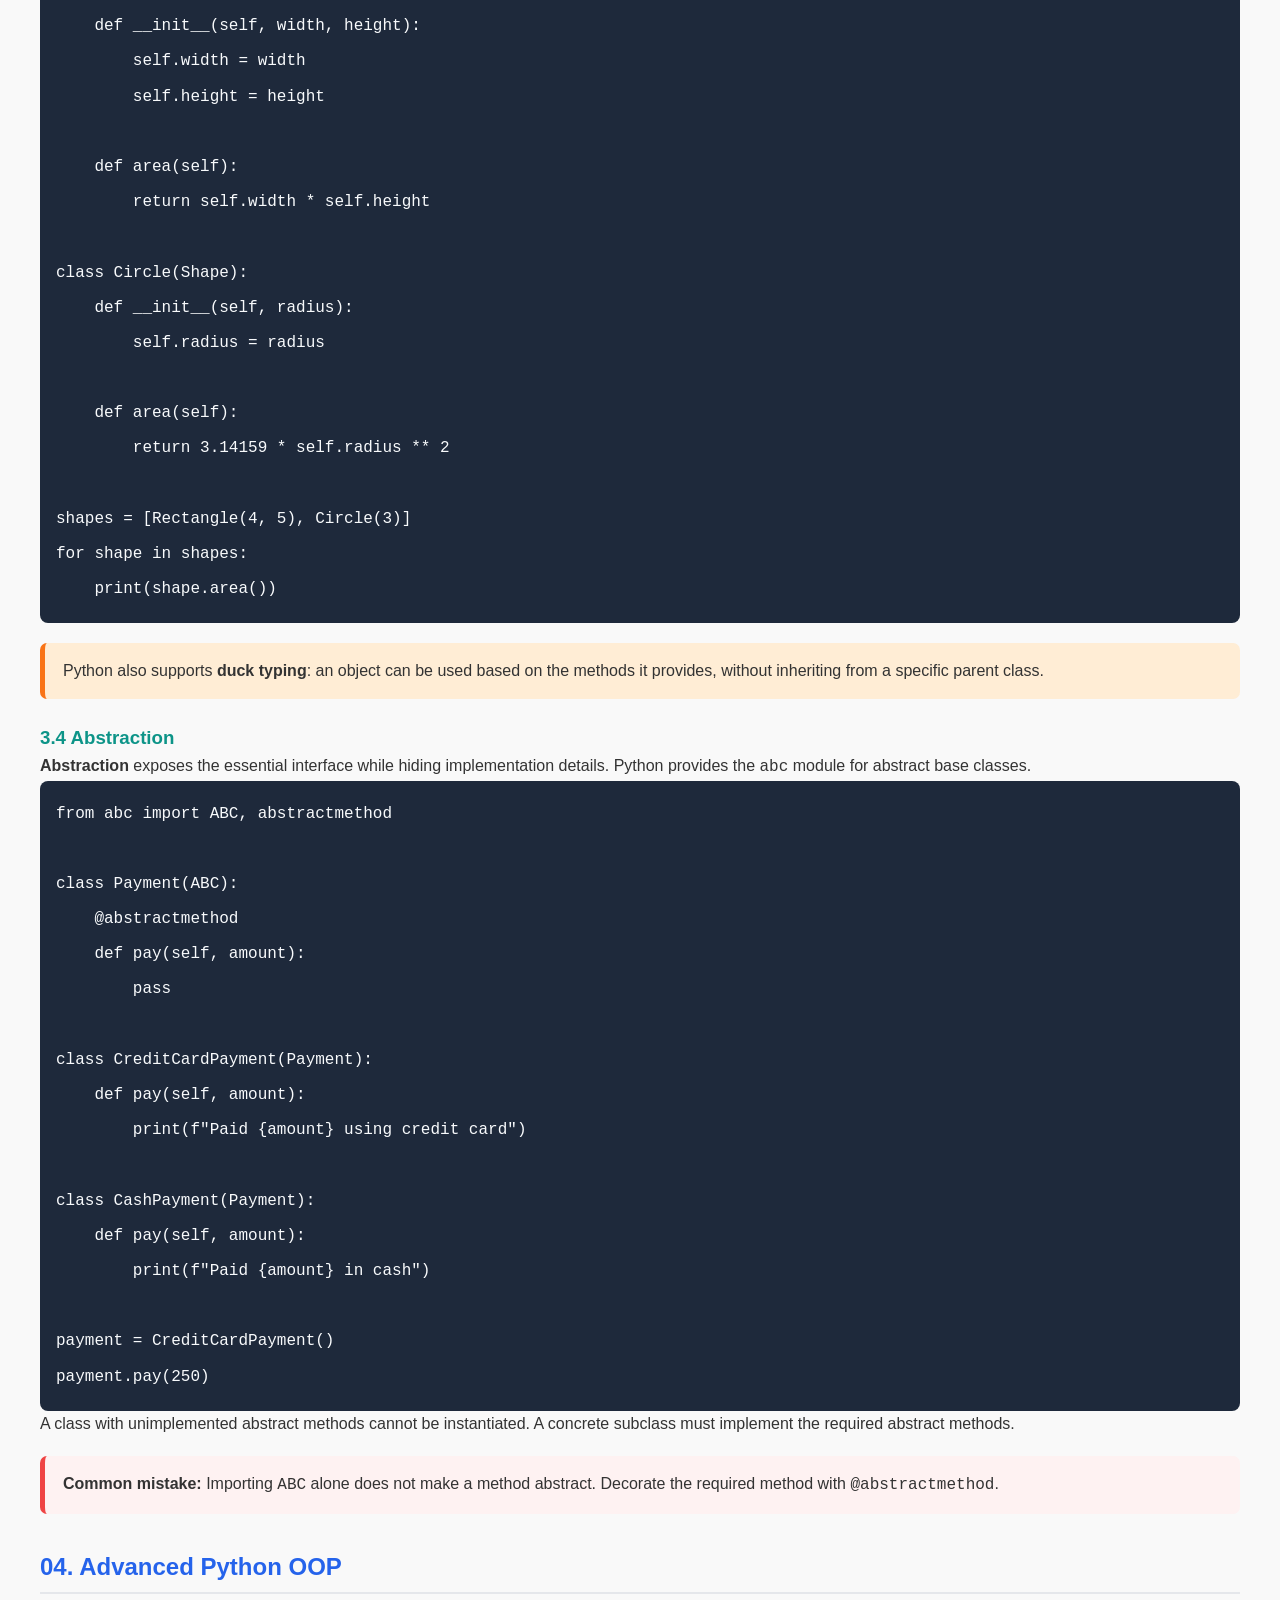
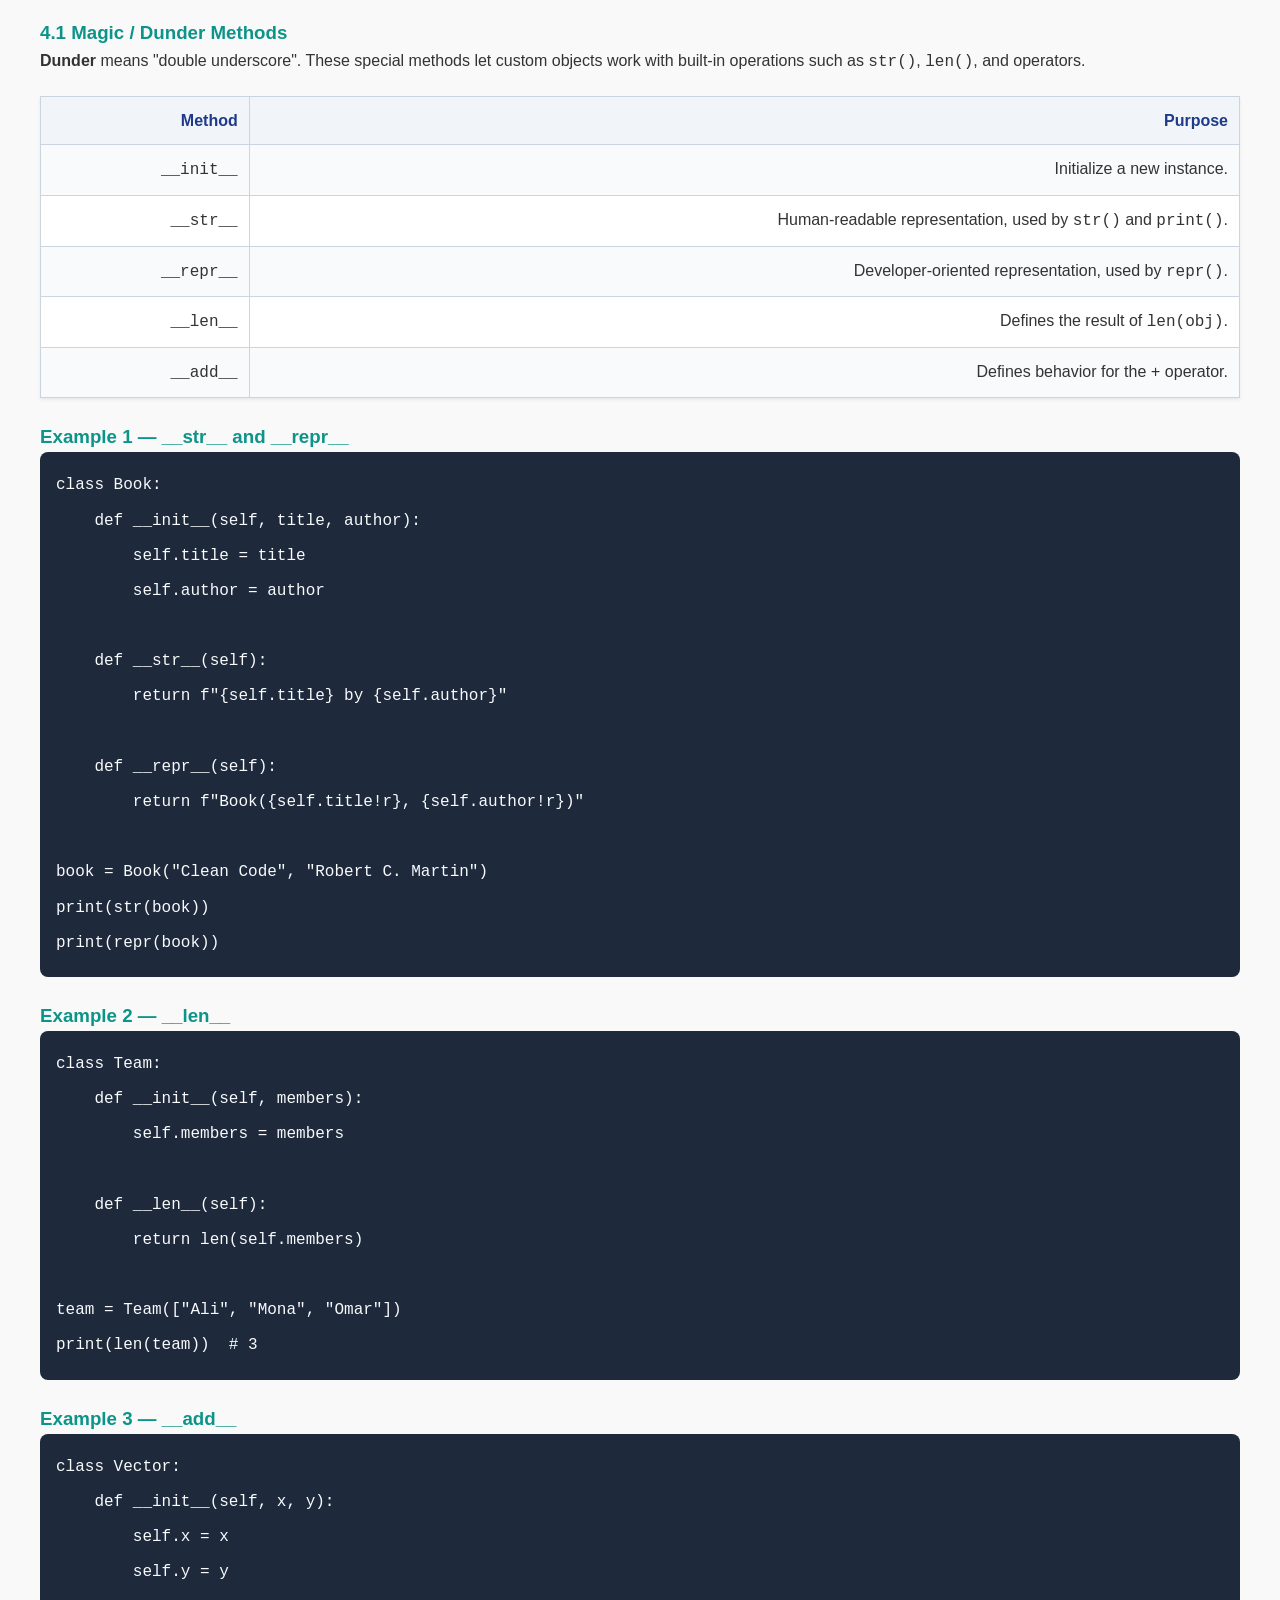
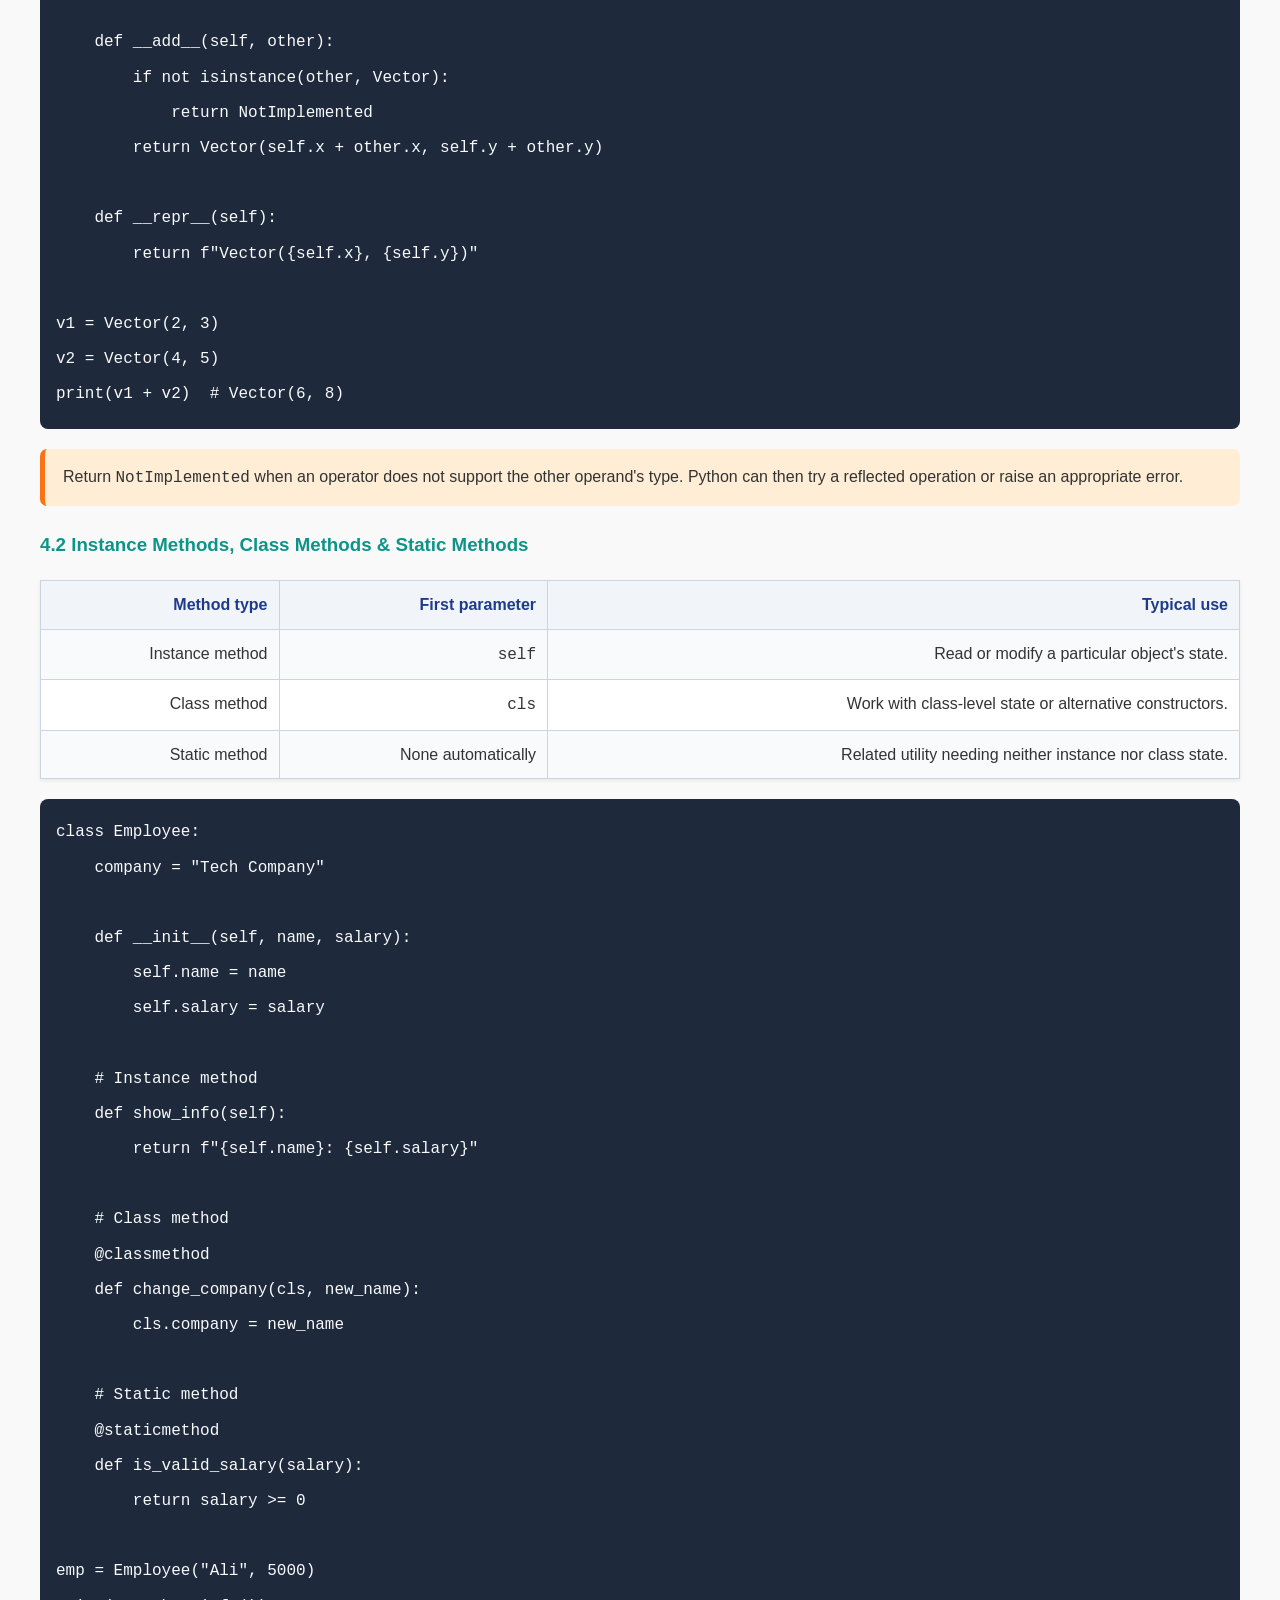
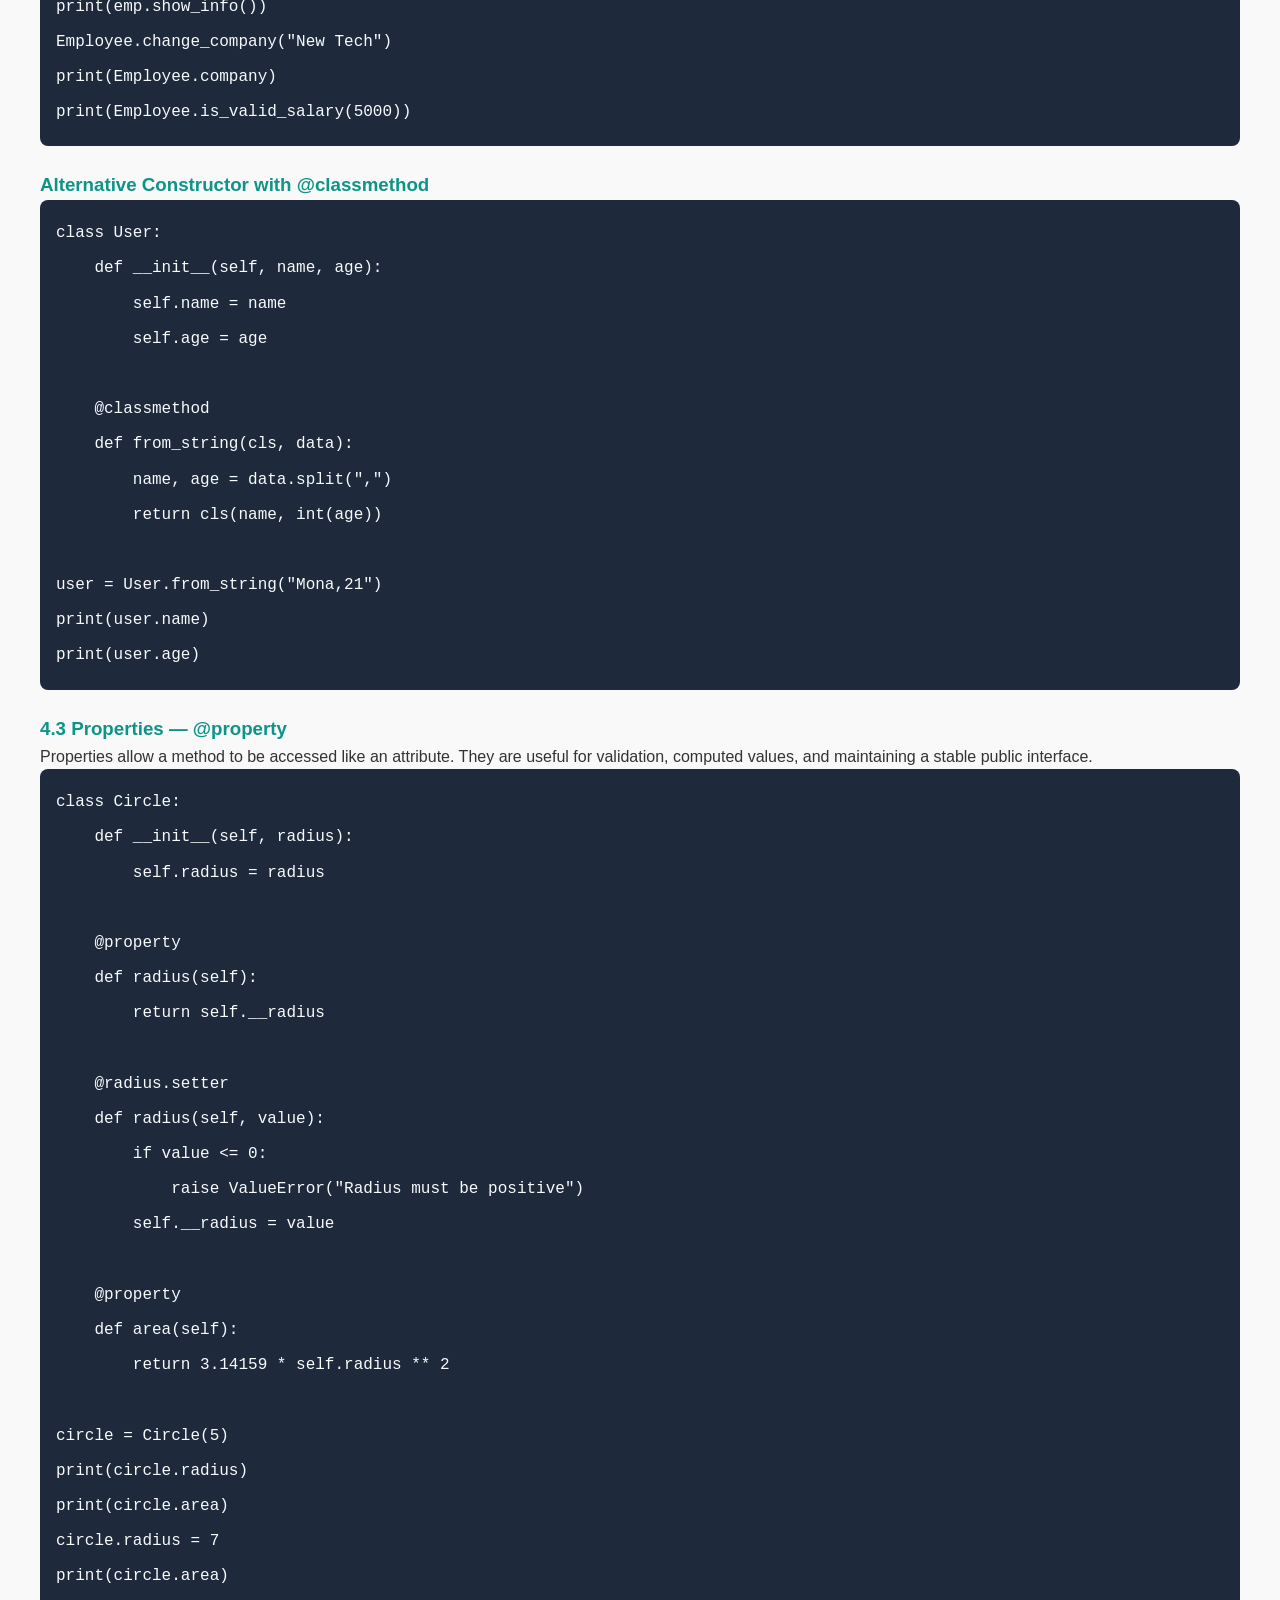
<file: oop.html>
<!DOCTYPE html>
<html lang="ar" dir="ltr">
<head>
<meta charset="UTF-8">
<link rel="stylesheet" href="menu.css">
<meta name="viewport" content="width=device-width, initial-scale=1.0">
<title>Python Learning</title>
<style>
body{font-family:Arial,sans-serif;line-height:1.6;color:#333;margin:40px;background:#f9f9f9}
h2{color:#2563eb;margin-top:34px;border-bottom:2px solid #e5e7eb;padding-bottom:6px}
h3{color:#0d9488;margin-top:24px}
table{width:100%;border-collapse:collapse;margin:20px 0;background:#fff;box-shadow:0 2px 4px #0001}
th,td{border:1px solid #cbd5e1;padding:11px;text-align:right;vertical-align:top}
th{background:#f1f5f9;color:#1e3a8a}tr:nth-child(even){background:#f8fafc}
pre{background:#1e293b;color:#f8fafc;padding:16px;border-radius:8px;overflow-x:auto;font-family: Consolas, "Courier New",monospace;text-align:left;direction:ltr;unicode-bidi:embed;white-space:pre;tab-size:4 ; line-height: 2.2}
code{font-family:Consolas,"Courier New",monospace;direction:ltr;unicode-bidi:embed}
.important,.exercise,.error-box,.nav-box,.concept-box{padding:15px 18px;margin:20px 0;border-radius:7px}
.important{background:#ffedd5;border-left:5px solid #f97316}
.exercise{background:#f0fdf4;border-left:5px solid #22c55e}
.error-box{background:#fef2f2;border-left:5px solid #ef4444}
.nav-box{background:#eff6ff;border:1px solid #bfdbfe}.nav-box ul{margin-bottom:0}
.nav-box a{color:#2563eb;text-decoration:none;font-weight:bold}.nav-box a:hover{text-decoration:underline}
.concept-box{background:#fff;border:1px solid #dbeafe;border-left:5px solid #0d9488}
</style>
</head>
<body>
   <header> 
        <h1>Object-Oriented Programming</h1>
        <button id="menuBtn" >|||</button>
        <div id="sidebar">
            <p class="hhh">Python Learning</p>
            <a href="index.html" target="_self">Python basics</a>
            <a href="eda.html" target="_self">EDA</a>
            <a href="knn.html" target="_self">KNN Algorithm</a>
            <a href="d_t.html" target="_self">D_Tree Algorithm</a>
            <a href="linear_regression.html" target="_self">linear_R Algorithm</a>
            <a href="logistic_regression.html" target="_self">logistic_R Algorithm</a>

        </div>
        <div ID="overlay"></div>
    </header>


<div class="nav-box"><h2 style="margin-top:0">📑 Contents</h2><ul>
<li><a href="#intro">01. OOP Concept</a></li><li><a href="#fundamentals">02. The Fundamentals</a></li>
<li><a href="#pillars">03. The Four Pillars of OOP</a></li><li><a href="#advanced">04. Advanced Python OOP</a></li>
<li><a href="#design">05. Design & Best Practices</a></li><li><a href="#summary">06. Summary & Practice</a></li>
</ul></div>

<h2 id="intro">01. What is OOP</h2>
<p><strong>Object-Oriented Programming (OOP)</strong> is a programming paradigm that organizes code around <strong>objects</strong>. An object combines data (attributes) and behavior (methods) in one unit.</p>
<p>Python is an object-oriented language. Values such as integers, strings, lists, and functions are objects. Each object has a type, identity, and value.</p>
<div class="concept-box"><strong>The core idea:</strong><br>A <strong>Class</strong> defines structure and behavior. An <strong>Object</strong> is a concrete instance created from that class.</div>
<h3>Why use OOP?</h3><ul><li><strong>Organization:</strong> Keep related data and behavior together.</li><li><strong>Reusability:</strong> Reuse code through classes and inheritance.</li><li><strong>Maintainability:</strong> Change components with less impact on others.</li><li><strong>Scalability:</strong> Model larger systems as cooperating objects.</li></ul>

<h2 id="fundamentals">02. The Fundamentals</h2>
<h3>2.1 Class & Object</h3>
<p>A <strong>Class</strong> is a blueprint. An <strong>Object</strong> is an instance created from that blueprint.</p>
<pre>class Car:
    pass

car1 = Car()
car2 = Car()

print(type(car1))
print(car1 is car2)  # False: different objects</pre>
<p>Both objects belong to the same class, but they have separate identities and states.</p>

<h3>2.2 Attributes & Methods</h3>
<p><strong>Attributes</strong> store data. <strong>Methods</strong> define behavior and are functions defined inside a class.</p>
<pre>class Car:
    def start(self):
        print("Engine started")

car = Car()
car.brand = "Toyota"       # Instance attribute
car.start()                # Method call
print(car.brand)</pre>
<div class="important">In normal class design, attributes are usually initialized in <code>__init__()</code> rather than added dynamically after object creation.</div>

<h3>2.3 The Constructor — __init__()</h3>
<p><code>__init__()</code> is an initializer method. Python calls it automatically after an instance has been created, so you can set its initial state.</p>
<pre>class Car:
    def __init__(self, brand, year):
        self.brand = brand
        self.year = year

car1 = Car("Toyota", 2022)
car2 = Car("BMW", 2024)

print(car1.brand)  # Toyota
print(car2.year)   # 2024</pre>
<div class="important"><code>__init__()</code> does not create the object itself. Object creation is handled by <code>__new__()</code>; <code>__init__()</code> initializes the new instance.</div>

<h3>2.4 The self Keyword</h3>
<p><code>self</code> refers to the current instance. It lets a method access or modify that object's attributes and call its other methods.</p>
<pre>class Student:
    def __init__(self, name, grade):
        self.name = name
        self.grade = grade

    def introduce(self):
        print(f"My name is {self.name}")
        print(f"My grade is {self.grade}")

student1 = Student("Ali", 90)
student2 = Student("Sara", 95)

student1.introduce()
student2.introduce()</pre>
<p>When calling <code>student1.introduce()</code>, Python passes <code>student1</code> as the first argument automatically. <code>self</code> is a naming convention, not a reserved keyword.</p>

<h3>2.5 Instance Attributes vs Class Attributes</h3>
<p>Instance attributes belong to one object. Class attributes are defined on the class and are shared unless shadowed by an instance attribute.</p>
<pre>class Employee:
    company = "Tech Company"       # Class attribute

    def __init__(self, name):
        self.name = name           # Instance attribute

emp1 = Employee("Omar")
emp2 = Employee("Mona")

print(emp1.company)
print(emp2.company)
emp1.name = "Ahmed"  # Changes emp1 only</pre>

<h2 id="pillars">03. The Four Pillars of OOP</h2>
<p>The four pillars are Encapsulation, Inheritance, Polymorphism, and Abstraction.</p>

<h3>3.1 Encapsulation</h3>
<p><strong>Encapsulation</strong> means grouping data with the methods that manage it, and controlling how the object's internal state is accessed or changed.</p>
<table><tr><th>Style</th><th>Example</th><th>Meaning in Python</th></tr>
<tr><td>Public</td><td><code>self.name</code></td><td>Normal attribute, accessible from anywhere.</td></tr>
<tr><td>Protected convention</td><td><code>self._balance</code></td><td>Single underscore signals internal use by convention.</td></tr>
<tr><td>Name-mangled</td><td><code>self.__balance</code></td><td>Double leading underscores trigger name mangling.</td></tr></table>
<div class="important">Python does not enforce strict private access. A single underscore is a convention; double underscore performs name mangling, not absolute security.</div>
<h3>Example 1 — Protect State with Methods</h3>
<pre>class BankAccount:
    def __init__(self, owner, balance):
        self.owner = owner
        self.__balance = balance

    def deposit(self, amount):
        if amount <= 0:
            raise ValueError("Amount must be positive")
        self.__balance += amount

    def get_balance(self):
        return self.__balance

account = BankAccount("Ali", 1000)
account.deposit(500)
print(account.get_balance())  # 1500</pre>
<p>The balance is changed through a method that validates the amount, rather than arbitrary updates through the intended public interface.</p>

<h3>Example 2 — Getters and Setters</h3>
<pre>class Product:
    def __init__(self, price):
        self.__price = price

    def get_price(self):
        return self.__price

    def set_price(self, value):
        if value < 0:
            raise ValueError("Price cannot be negative")
        self.__price = value

item = Product(100)
print(item.get_price())
item.set_price(150)
print(item.get_price())</pre>

<h3>Example 3 — Pythonic Encapsulation with @property</h3>
<p><code>@property</code> gives attribute-style access while keeping validation logic inside the class.</p>
<pre>class Product:
    def __init__(self, price):
        self.price = price

    @property
    def price(self):
        return self.__price

    @price.setter
    def price(self, value):
        if value < 0:
            raise ValueError("Price cannot be negative")
        self.__price = value

item = Product(100)
print(item.price)   # Getter
item.price = 250    # Setter
print(item.price)</pre>
<div class="important">Use <code>@property</code> when an attribute needs controlled access but should remain natural to read and assign. Use ordinary methods for actions representing behavior.</div>

<h3>3.2 Inheritance</h3>
<p><strong>Inheritance</strong> allows a child class to reuse and extend attributes or methods from a parent class. It can reduce duplication and support the DRY principle (Don't Repeat Yourself).</p>
<pre>class Animal:
    def __init__(self, name):
        self.name = name

    def eat(self):
        print(f"{self.name} is eating")


class Dog(Animal):
    def bark(self):
        print(f"{self.name} says Woof!")


dog = Dog("Max")
dog.eat()   # Inherited method
dog.bark()  # Dog's own method</pre>

<h3>Method Overriding</h3>
<p>A child class can provide its own implementation of an inherited method. This is <strong>Method Overriding</strong>.</p>
<pre>class Animal:
    def speak(self):
        print("Some generic sound")

class Dog(Animal):
    def speak(self):
        print("Woof!")

dog = Dog()
dog.speak()  # Woof!</pre>

<h3>Using super()</h3>
<p><code>super()</code> gives access to the next implementation in the Method Resolution Order (MRO). It is commonly used to extend a parent's initialization or behavior.</p>
<pre>class Person:
    def __init__(self, name):
        self.name = name

class Student(Person):
    def __init__(self, name, student_id):
        super().__init__(name)
        self.student_id = student_id

student = Student("Mona", 2025001)
print(student.name)
print(student.student_id)</pre>

<h3>Types of Inheritance</h3>
<table><tr><th>Type</th><th>Description</th></tr>
<tr><td>Single</td><td>One child inherits from one parent.</td></tr>
<tr><td>Multiple</td><td>One child inherits from multiple parents.</td></tr>
<tr><td>Multilevel</td><td>A class inherits from a class that already inherits from another class.</td></tr>
<tr><td>Hierarchical</td><td>Multiple child classes inherit from the same parent.</td></tr>
<tr><td>Hybrid</td><td>A combination of inheritance patterns.</td></tr></table>
<h3>Multiple Inheritance Example</h3>
<pre>class Camera:
    def take_photo(self):
        print("Photo captured")

class Phone:
    def make_call(self):
        print("Calling...")

class SmartPhone(Camera, Phone):
    pass

device = SmartPhone()
device.take_photo()
device.make_call()</pre>
<div class="important">Python resolves inherited methods using the <strong>Method Resolution Order (MRO)</strong>. Inspect it with <code>SmartPhone.mro()</code>. Use multiple inheritance carefully.</div>

<h3>3.3 Polymorphism</h3>
<p><strong>Polymorphism</strong> means "many forms". Different objects can respond to the same method call in different ways.</p>
<h3>Example 1 — Same Method, Different Classes</h3>
<pre>class Dog:
    def speak(self):
        return "Woof!"

class Cat:
    def speak(self):
        return "Meow!"

animals = [Dog(), Cat()]
for animal in animals:
    print(animal.speak())</pre>
<p>The loop does not need to know the exact class. It only relies on each object providing a compatible <code>speak()</code> method.</p>
<h3>Example 2 — Polymorphism through Inheritance</h3>
<pre>class Shape:
    def area(self):
        raise NotImplementedError

class Rectangle(Shape):
    def __init__(self, width, height):
        self.width = width
        self.height = height

    def area(self):
        return self.width * self.height

class Circle(Shape):
    def __init__(self, radius):
        self.radius = radius

    def area(self):
        return 3.14159 * self.radius ** 2

shapes = [Rectangle(4, 5), Circle(3)]
for shape in shapes:
    print(shape.area())</pre>
<div class="important">Python also supports <strong>duck typing</strong>: an object can be used based on the methods it provides, without inheriting from a specific parent class.</div>

<h3>3.4 Abstraction</h3>
<p><strong>Abstraction</strong> exposes the essential interface while hiding implementation details. Python provides the <code>abc</code> module for abstract base classes.</p>
<pre>from abc import ABC, abstractmethod

class Payment(ABC):
    @abstractmethod
    def pay(self, amount):
        pass

class CreditCardPayment(Payment):
    def pay(self, amount):
        print(f"Paid {amount} using credit card")

class CashPayment(Payment):
    def pay(self, amount):
        print(f"Paid {amount} in cash")

payment = CreditCardPayment()
payment.pay(250)</pre>
<p>A class with unimplemented abstract methods cannot be instantiated. A concrete subclass must implement the required abstract methods.</p>
<div class="error-box"><strong>Common mistake:</strong> Importing <code>ABC</code> alone does not make a method abstract. Decorate the required method with <code>@abstractmethod</code>.</div>

<h2 id="advanced">04. Advanced Python OOP</h2>
<h3>4.1 Magic / Dunder Methods</h3>
<p><strong>Dunder</strong> means "double underscore". These special methods let custom objects work with built-in operations such as <code>str()</code>, <code>len()</code>, and operators.</p>
<table><tr><th>Method</th><th>Purpose</th></tr>
<tr><td><code>__init__</code></td><td>Initialize a new instance.</td></tr>
<tr><td><code>__str__</code></td><td>Human-readable representation, used by <code>str()</code> and <code>print()</code>.</td></tr>
<tr><td><code>__repr__</code></td><td>Developer-oriented representation, used by <code>repr()</code>.</td></tr>
<tr><td><code>__len__</code></td><td>Defines the result of <code>len(obj)</code>.</td></tr>
<tr><td><code>__add__</code></td><td>Defines behavior for the <code>+</code> operator.</td></tr></table>

<h3>Example 1 — __str__ and __repr__</h3>
<pre>class Book:
    def __init__(self, title, author):
        self.title = title
        self.author = author

    def __str__(self):
        return f"{self.title} by {self.author}"

    def __repr__(self):
        return f"Book({self.title!r}, {self.author!r})"

book = Book("Clean Code", "Robert C. Martin")
print(str(book))
print(repr(book))</pre>

<h3>Example 2 — __len__</h3>
<pre>class Team:
    def __init__(self, members):
        self.members = members

    def __len__(self):
        return len(self.members)

team = Team(["Ali", "Mona", "Omar"])
print(len(team))  # 3</pre>

<h3>Example 3 — __add__</h3>
<pre>class Vector:
    def __init__(self, x, y):
        self.x = x
        self.y = y

    def __add__(self, other):
        if not isinstance(other, Vector):
            return NotImplemented
        return Vector(self.x + other.x, self.y + other.y)

    def __repr__(self):
        return f"Vector({self.x}, {self.y})"

v1 = Vector(2, 3)
v2 = Vector(4, 5)
print(v1 + v2)  # Vector(6, 8)</pre>
<div class="important">Return <code>NotImplemented</code> when an operator does not support the other operand's type. Python can then try a reflected operation or raise an appropriate error.</div>

<h3>4.2 Instance Methods, Class Methods & Static Methods</h3>
<table><tr><th>Method type</th><th>First parameter</th><th>Typical use</th></tr>
<tr><td>Instance method</td><td><code>self</code></td><td>Read or modify a particular object's state.</td></tr>
<tr><td>Class method</td><td><code>cls</code></td><td>Work with class-level state or alternative constructors.</td></tr>
<tr><td>Static method</td><td>None automatically</td><td>Related utility needing neither instance nor class state.</td></tr></table>
<pre>class Employee:
    company = "Tech Company"

    def __init__(self, name, salary):
        self.name = name
        self.salary = salary

    # Instance method
    def show_info(self):
        return f"{self.name}: {self.salary}"

    # Class method
    @classmethod
    def change_company(cls, new_name):
        cls.company = new_name

    # Static method
    @staticmethod
    def is_valid_salary(salary):
        return salary >= 0

emp = Employee("Ali", 5000)
print(emp.show_info())
Employee.change_company("New Tech")
print(Employee.company)
print(Employee.is_valid_salary(5000))</pre>

<h3>Alternative Constructor with @classmethod</h3>
<pre>class User:
    def __init__(self, name, age):
        self.name = name
        self.age = age

    @classmethod
    def from_string(cls, data):
        name, age = data.split(",")
        return cls(name, int(age))

user = User.from_string("Mona,21")
print(user.name)
print(user.age)</pre>

<h3>4.3 Properties — @property</h3>
<p>Properties allow a method to be accessed like an attribute. They are useful for validation, computed values, and maintaining a stable public interface.</p>
<pre>class Circle:
    def __init__(self, radius):
        self.radius = radius

    @property
    def radius(self):
        return self.__radius

    @radius.setter
    def radius(self, value):
        if value <= 0:
            raise ValueError("Radius must be positive")
        self.__radius = value

    @property
    def area(self):
        return 3.14159 * self.radius ** 2

circle = Circle(5)
print(circle.radius)
print(circle.area)
circle.radius = 7
print(circle.area)</pre>
<p><code>area</code> has no setter, so it is a read-only computed property.</p>

<h3>4.4 Data Classes — @dataclass</h3>
<p>The <code>dataclasses</code> module reduces boilerplate for classes mainly used to store data. <code>@dataclass</code> can generate methods such as <code>__init__</code>, <code>__repr__</code>, and <code>__eq__</code>.</p>
<pre>from dataclasses import dataclass

@dataclass
class Student:
    name: str
    age: int
    grade: float

student1 = Student("Ali", 20, 3.5)
student2 = Student("Ali", 20, 3.5)

print(student1)
print(student1 == student2)  # True</pre>

<h3>Mutable Defaults with field()</h3>
<p>Use <code>field(default_factory=...)</code> when every object needs its own mutable default value, such as a list or dictionary.</p>
<pre>from dataclasses import dataclass, field

@dataclass
class Course:
    name: str
    students: list = field(default_factory=list)

course1 = Course("Python")
course2 = Course("C++")
course1.students.append("Omar")

print(course1.students)  # ['Omar']
print(course2.students)  # []</pre>

<h2 id="design">05. Design & Best Practices</h2>
<h3>5.1 Composition over Inheritance</h3>
<p>Inheritance represents an <strong>is-a</strong> relationship. Composition represents a <strong>has-a</strong> relationship: one object contains or uses another object. Prefer composition when objects are collaborators rather than specialized versions of the same concept.</p>
<pre>class Engine:
    def start(self):
        print("Engine started")

class Car:
    def __init__(self):
        self.engine = Engine()  # Car has an Engine

    def start(self):
        self.engine.start()

car = Car()
car.start()</pre>

<h3>5.2 Single Responsibility Principle (SRP)</h3>
<p>A class should have one clear responsibility and one main reason to change. Avoid classes that handle unrelated tasks.</p>
<pre>class Invoice:
    def __init__(self, total):
        self.total = total

class InvoicePrinter:
    def print_invoice(self, invoice):
        print(f"Invoice total: {invoice.total}")

invoice = Invoice(500)
printer = InvoicePrinter()
printer.print_invoice(invoice)</pre>

<h3>5.3 Keep Interfaces Small</h3>
<p>Expose only the operations that users of a class need. Avoid large classes with many unrelated methods.</p>

<h3>5.4 Clear Names and Type Hints</h3>
<pre>class ShoppingCart:
    def __init__(self) -> None:
        self.items: list[str] = []

    def add_item(self, item: str) -> None:
        self.items.append(item)

    def item_count(self) -> int:
        return len(self.items)</pre>

<h3>5.5 Avoid Unnecessary Inheritance</h3>
<ul><li>Do not create a parent class only to share one tiny piece of code.</li><li>Use inheritance when the child truly represents a specialized form of the parent.</li><li>Use composition when a class needs another object's functionality.</li><li>Keep methods focused and avoid hidden side effects.</li></ul>

<h3>5.6 Quick Design Guide</h3>
<table><tr><th>Question</th><th>Possible design choice</th></tr>
<tr><td>Do several objects share a common contract?</td><td>Consider an abstract base class or a protocol.</td></tr>
<tr><td>Is one object a specialized type of another?</td><td>Consider inheritance.</td></tr>
<tr><td>Does one object use another as a component?</td><td>Consider composition.</td></tr>
<tr><td>Does an attribute need validation?</td><td>Consider <code>@property</code> or an explicit method.</td></tr>
<tr><td>Is the class mainly a data container?</td><td>Consider <code>@dataclass</code>.</td></tr></table>

<h2 id="summary">06. Quick Summary & Practice</h2>
<table><tr><th>Concept</th><th>Main idea</th></tr>
<tr><td>Class</td><td>A blueprint for creating objects.</td></tr><tr><td>Object</td><td>An instance of a class.</td></tr>
<tr><td>Encapsulation</td><td>Manage access to an object's internal state.</td></tr><tr><td>Inheritance</td><td>Reuse and extend behavior from another class.</td></tr>
<tr><td>Polymorphism</td><td>One interface, different implementations.</td></tr><tr><td>Abstraction</td><td>Expose essential operations and hide implementation details.</td></tr>
<tr><td>Magic methods</td><td>Customize how objects work with Python operations.</td></tr><tr><td>Class method</td><td>Receives the class as <code>cls</code>.</td></tr>
<tr><td>Static method</td><td>Related utility with no automatic instance or class argument.</td></tr><tr><td>Data class</td><td>Reduces boilerplate for data-focused classes.</td></tr></table>

<div class="exercise"><strong>Practice Project — Library Management System</strong><ol>
<li>Create a <code>Book</code> class with title, author, and availability attributes.</li>
<li>Create a <code>Member</code> class with a name and borrowed-books list.</li>
<li>Add methods to borrow and return a book.</li>
<li>Use encapsulation to protect availability and validate operations.</li>
<li>Create a <code>PrintedBook</code> child class that adds page count.</li>
<li>Override a method to display each book type differently.</li>
<li>Create an abstract <code>Notification</code> class with a <code>send()</code> method.</li>
<li>Use a dataclass for a library transaction record.</li>
</ol></div>
<div class="important"><strong>Final Advice:</strong> OOP is not about memorizing syntax. Focus on which objects your program needs, what data each object owns, and which responsibilities belong to each class.</div>
<script src="app.js"></script>
</body>
</html>
</file>
<file: menu.css>
*{
    margin: 0;
    padding: 0;
    box-sizing: border-box;

}

header{
    background-color: rgb(36, 112, 184);
    color :ghostwhite;
    padding: 15px 20px;
    display: flex;
    justify-content: space-between;
    align-items: center;
    margin : -40px -40px 40px;
}

header h1 {
  font-size : 20px;
}

.hhh{
  font-size : 20px;
  padding : 20px 50px 50px 50px;

}

.bbb{
  text-align: center;
   font-weight: bold; 
   font-family: Consolas, "Courier New"
}

#menuBtn{
  font-size:25px;
  background:none;
  border:none;
  cursor:pointer;
  color:ghostwhite;
}

#menuBtn:hover{
 color:rgb(255, 106, 0);
 background: rgb(36, 112, 184);
}

#sidebar{
  position:fixed;
  top:0;
  left:-250px;
  width:250px;
  height:100%;
  background: rgb(36, 112, 184);
  padding-top:0px;
  transition:0.3s;
  z-index:1000;
}

#sidebar a{
  display:block;
  color:rgb(255, 255, 255);
  padding: 15px 30px;
  text-align :left;
  border: 2px solid rgb(0, 36, 69);
  border-bottom :0 ;
  border-right : 0;
  border-left : 0;
  text-decoration:none;
}

#sidebar a:last-child {
    border-bottom: 2px solid #071c2c;
}

#sidebar a:hover{
  background: rgb(0, 36, 69);
}

#overlay{
  position:fixed;
  top:0;
  left:0;
  width:100%;
  height:100%;
  background:rgba(45, 38, 38, 0.5);
  opacity:0;
  visibility:hidden;
  transition:0.3s;
}
</file>
